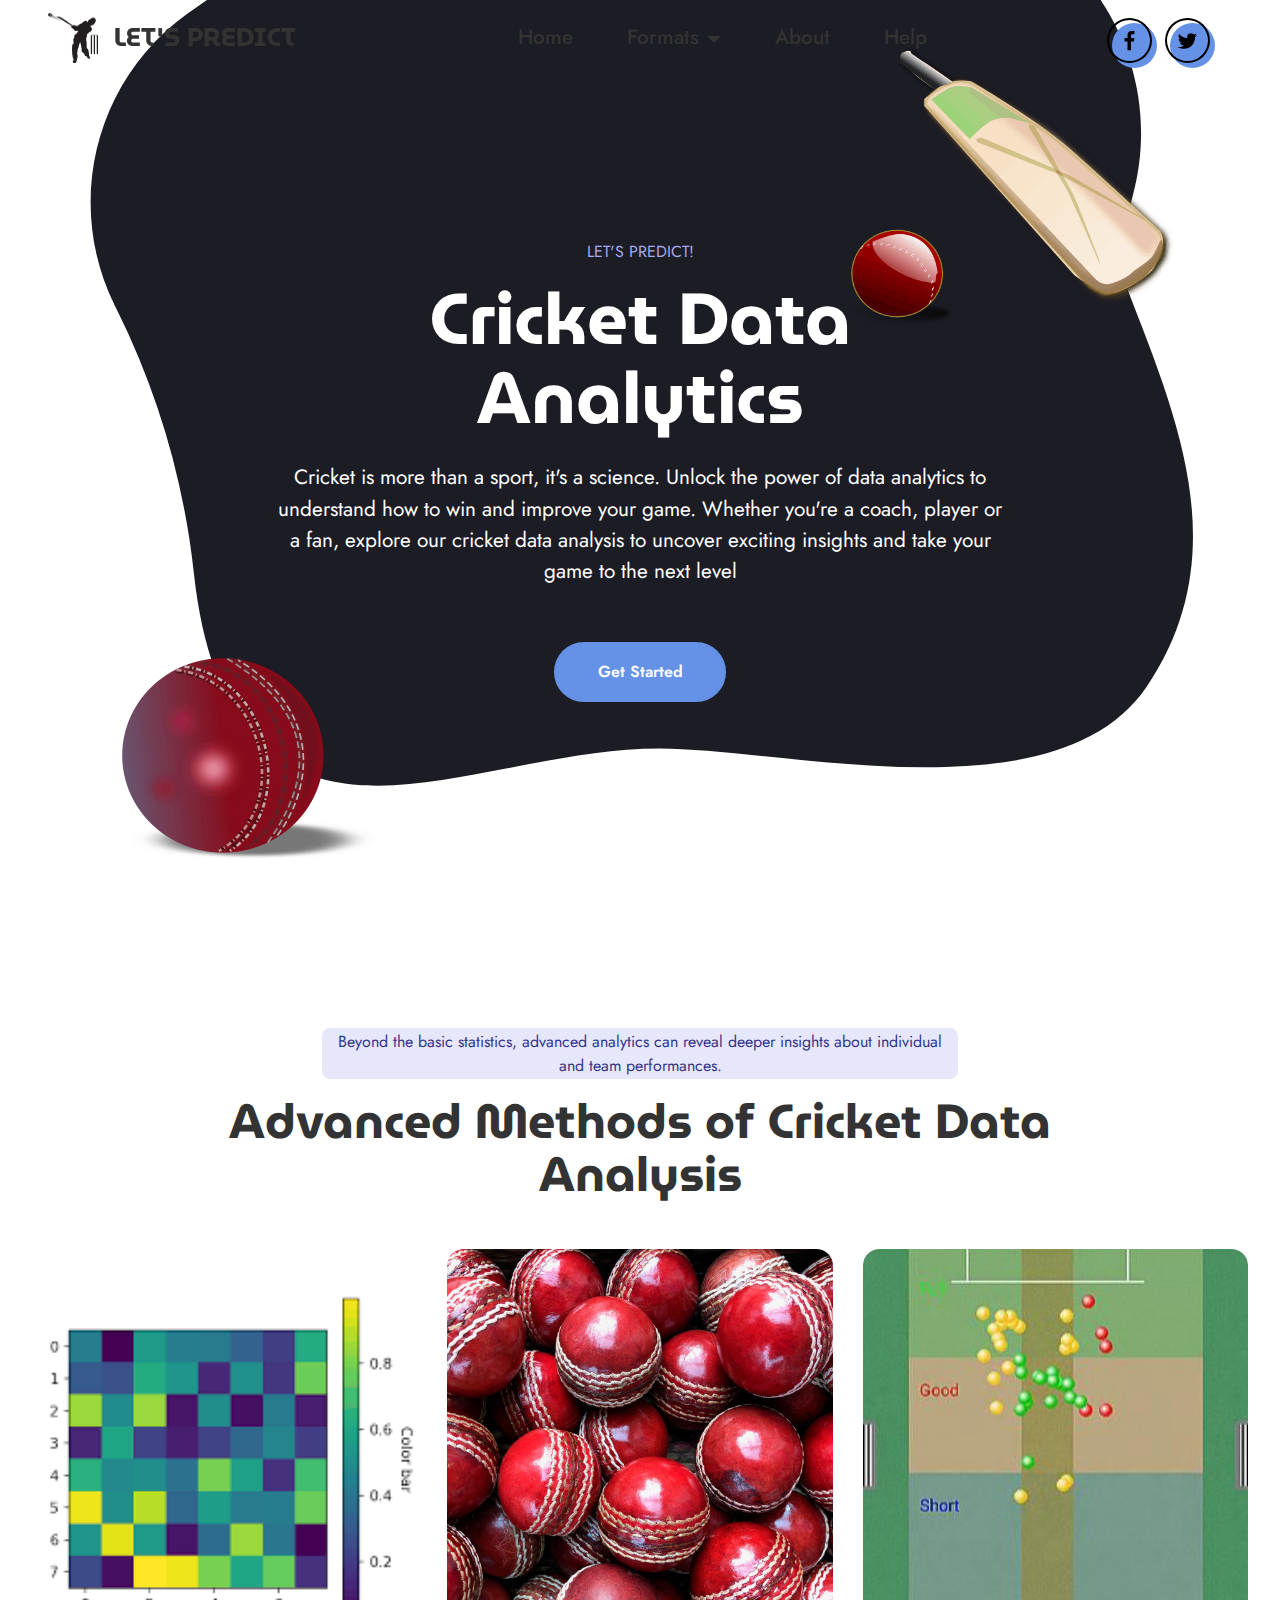
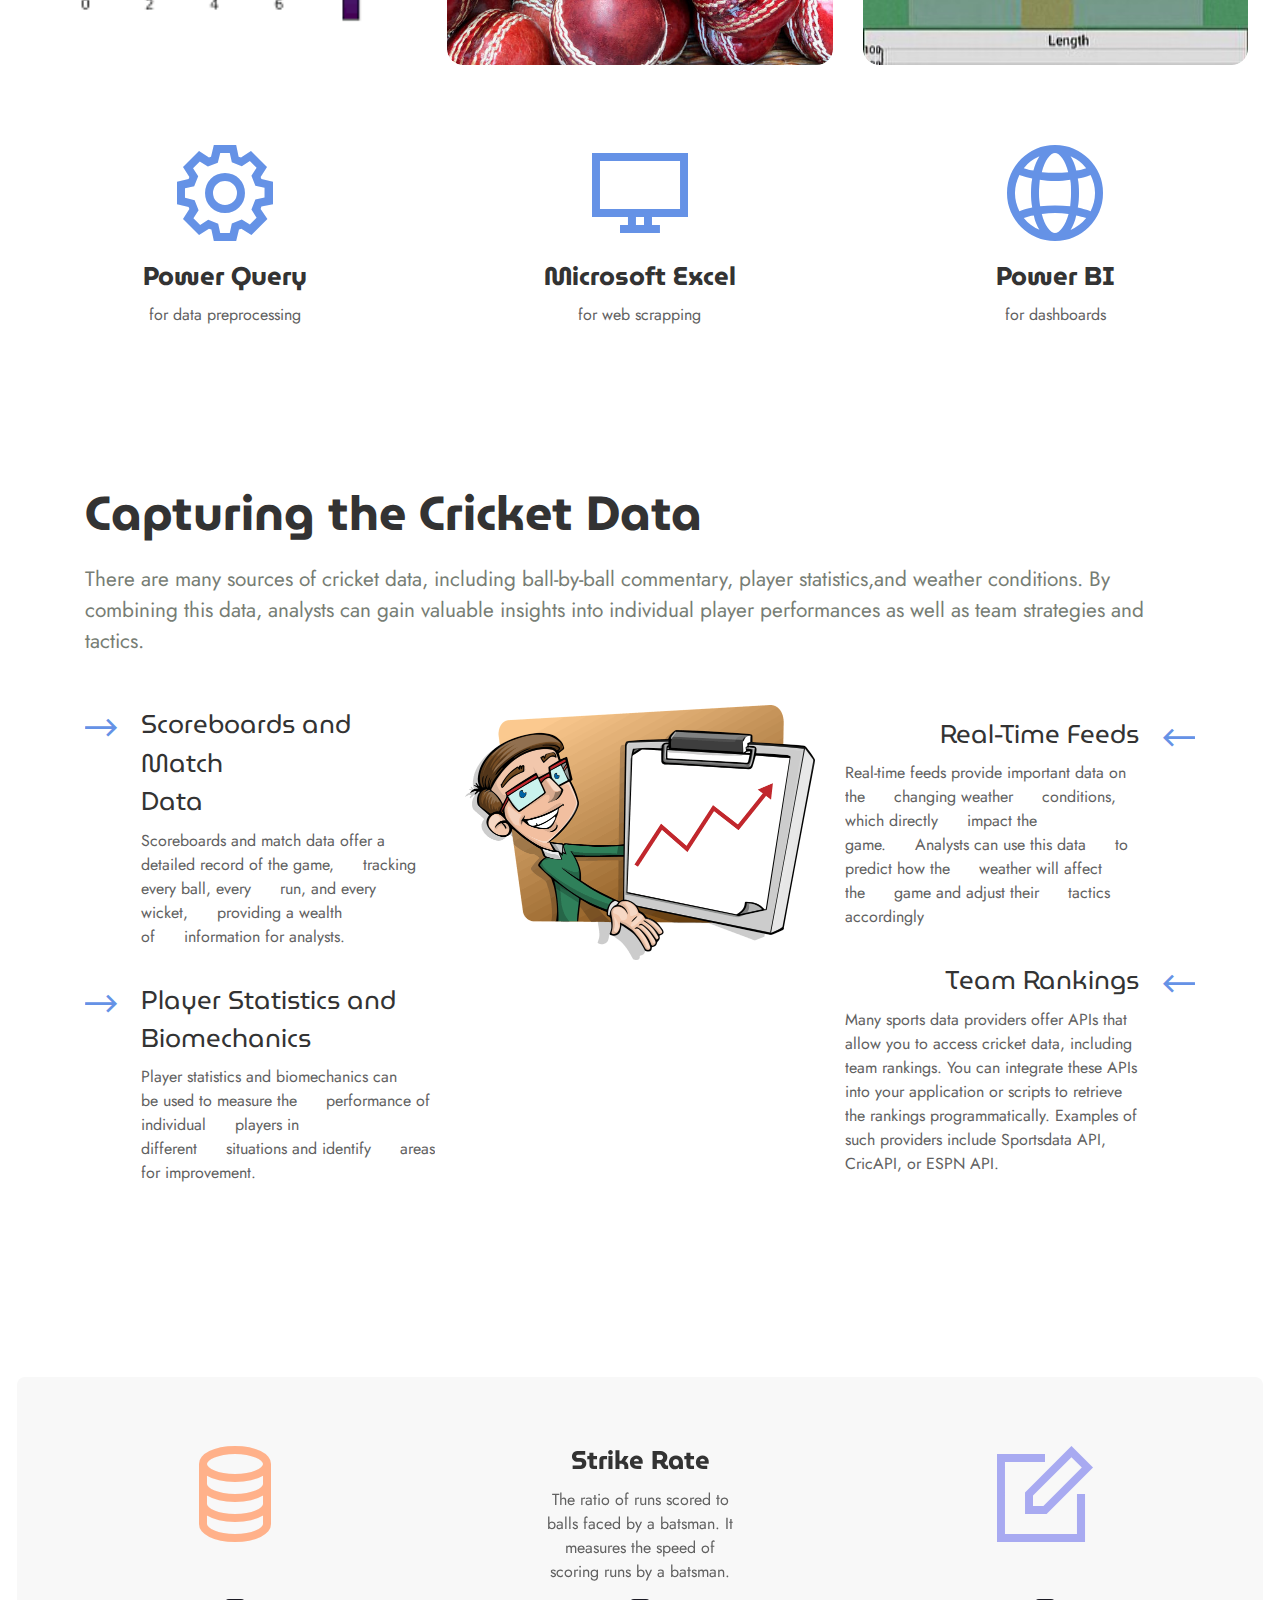
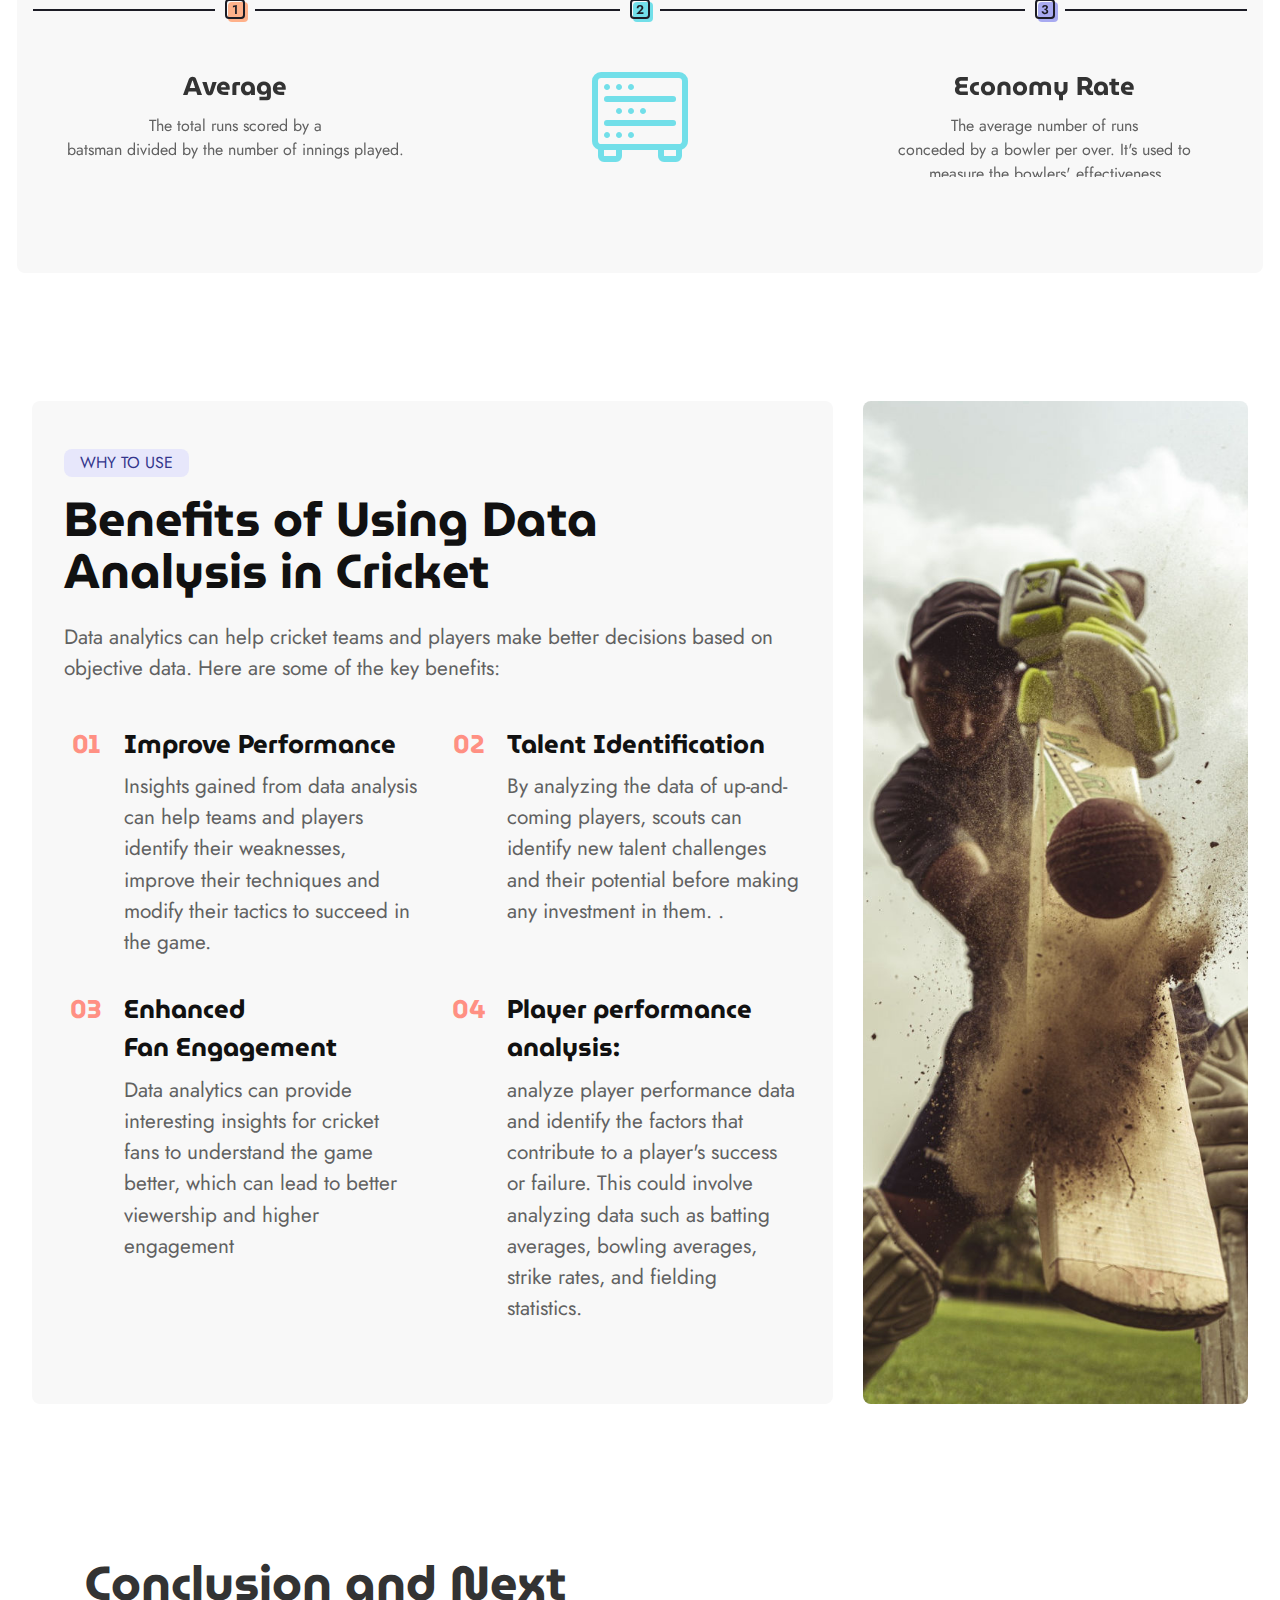
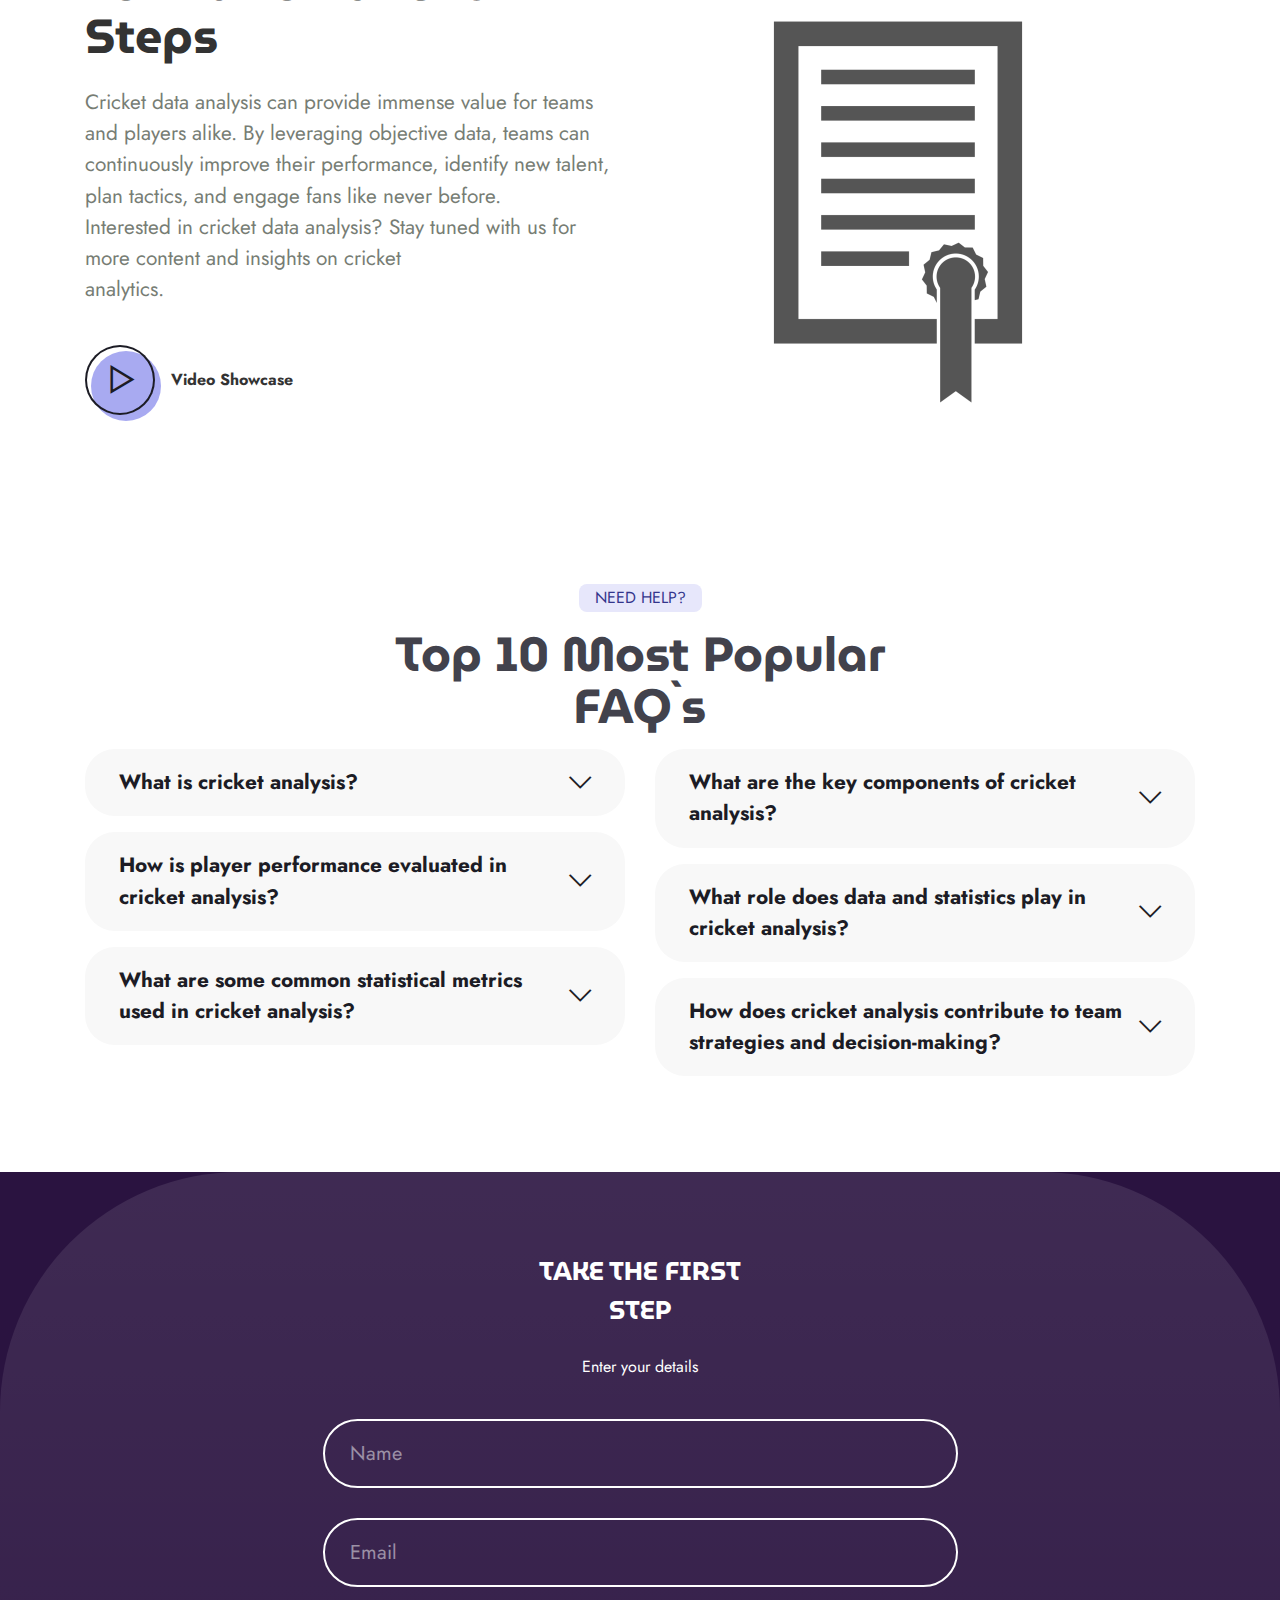
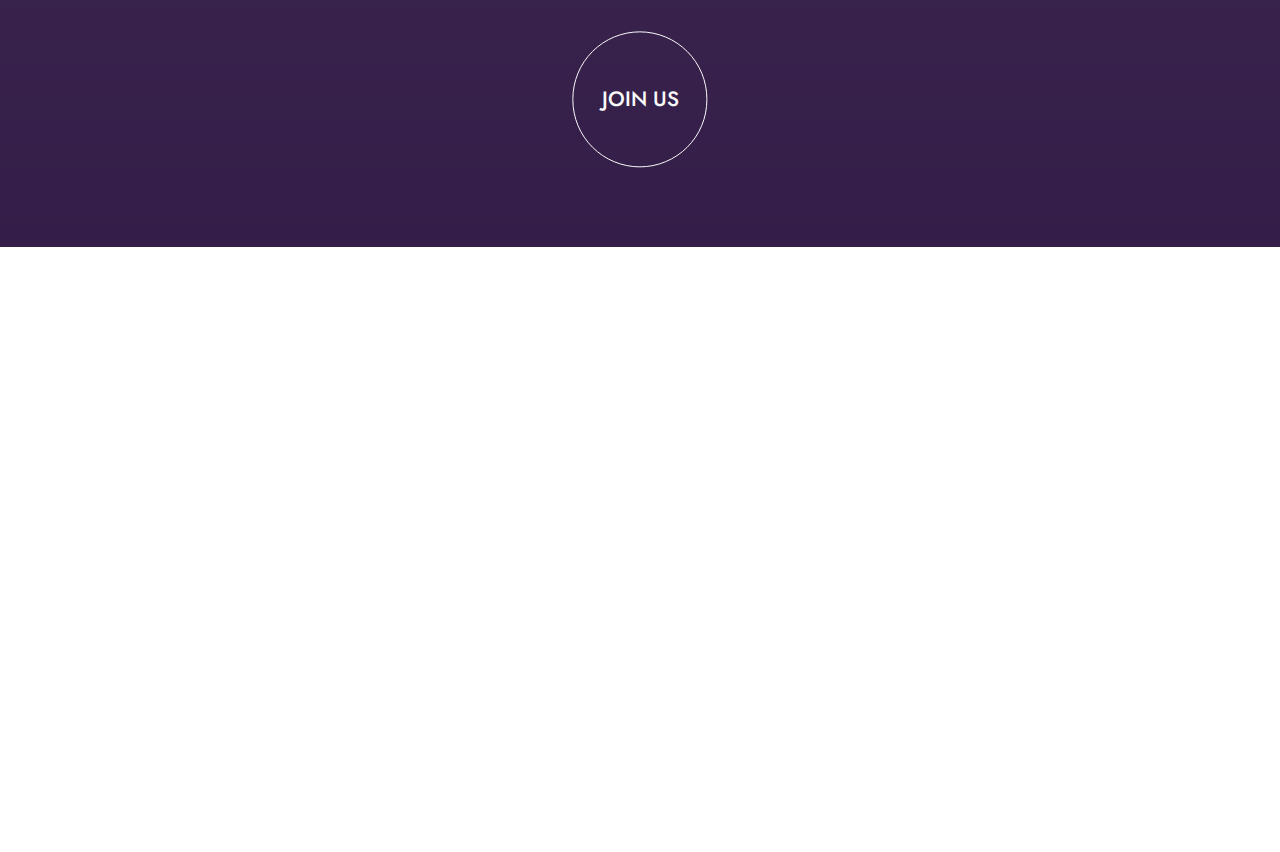
<file: index.html>
<!DOCTYPE html>
<html  >
<head>
  <!-- Site made with Mobirise Website Builder v5.8.4, https://mobirise.com -->
  <meta charset="UTF-8">
  <meta http-equiv="X-UA-Compatible" content="IE=edge">
  <meta name="generator" content="Mobirise v5.8.4, mobirise.com">
  <meta name="viewport" content="width=device-width, initial-scale=1, minimum-scale=1">
  <link rel="shortcut icon" href="assets/images/mbr-100x111.png" type="image/x-icon">
  <meta name="description" content="">
  
  
  <title>Home</title>
  <link rel="stylesheet" href="assets/web/assets/mobirise-icons2/mobirise2.css">
  <link rel="stylesheet" href="assets/web/assets/mobirise-icons-bold/mobirise-icons-bold.css">
  <link rel="stylesheet" href="assets/web/assets/mobirise-icons/mobirise-icons.css">
  <link rel="stylesheet" href="assets/tether/tether.min.css">
  <link rel="stylesheet" href="assets/bootstrap/css/bootstrap.min.css">
  <link rel="stylesheet" href="assets/bootstrap/css/bootstrap-grid.min.css">
  <link rel="stylesheet" href="assets/bootstrap/css/bootstrap-reboot.min.css">
  <link rel="stylesheet" href="assets/formstyler/jquery.formstyler.css">
  <link rel="stylesheet" href="assets/formstyler/jquery.formstyler.theme.css">
  <link rel="stylesheet" href="assets/datepicker/jquery.datetimepicker.min.css">
  <link rel="stylesheet" href="assets/dropdown/css/style.css">
  <link rel="stylesheet" href="assets/socicon/css/styles.css">
  <link rel="stylesheet" href="assets/theme/css/style.css">
  <link rel="preload" href="https://fonts.googleapis.com/css?family=MuseoModerno:100,200,300,400,500,600,700,800,900,100i,200i,300i,400i,500i,600i,700i,800i,900i&display=swap" as="style" onload="this.onload=null;this.rel='stylesheet'">
  <noscript><link rel="stylesheet" href="https://fonts.googleapis.com/css?family=MuseoModerno:100,200,300,400,500,600,700,800,900,100i,200i,300i,400i,500i,600i,700i,800i,900i&display=swap"></noscript>
  <link rel="preload" href="https://fonts.googleapis.com/css?family=Jost:100,200,300,400,500,600,700,800,900,100i,200i,300i,400i,500i,600i,700i,800i,900i&display=swap" as="style" onload="this.onload=null;this.rel='stylesheet'">
  <noscript><link rel="stylesheet" href="https://fonts.googleapis.com/css?family=Jost:100,200,300,400,500,600,700,800,900,100i,200i,300i,400i,500i,600i,700i,800i,900i&display=swap"></noscript>
  <link rel="preload" as="style" href="assets/mobirise/css/mbr-additional.css"><link rel="stylesheet" href="assets/mobirise/css/mbr-additional.css" type="text/css">

  
  
  
</head>
<body>
  
  <section class="menu cid-tGS4zgVa5y" once="menu" id="menu1-1a">
  
  <nav class="navbar navbar-dropdown navbar-fixed-top navbar-expand-lg">
    <div class="container-fluid">
      <div class="navbar-brand">
        <span class="navbar-logo">
          <a href="https://mobirise.com">
            <img src="assets/images/mbr-100x111.png" alt="Mobirise">
          </a>
        </span>
        <span class="navbar-caption-wrap"><a class="navbar-caption text-black display-5" href="https://mobirise.com">LET'S PREDICT</a></span>
      </div>
      <button class="navbar-toggler" type="button" data-toggle="collapse" data-target="#navbarSupportedContent" aria-controls="navbarNavAltMarkup" aria-expanded="false" aria-label="Toggle navigation">
        <div class="hamburger">
          <span></span>
          <span></span>
          <span></span>
          <span></span>
        </div>
      </button>
      <div class="collapse navbar-collapse" id="navbarSupportedContent">
        <ul class="navbar-nav nav-dropdown nav-right" data-app-modern-menu="true"><li class="nav-item"><a class="nav-link link text-black text-primary display-7" href="index.html#header01-0">
              Home</a></li>
          <li class="nav-item dropdown"><a class="nav-link link text-black dropdown-toggle display-7" href="https://mobirise.com" data-toggle="dropdown-submenu" aria-expanded="false">Formats</a>
            <div class="dropdown-menu"><a class="text-black dropdown-item text-primary display-7" href="page1.html#header02-1">ODI</a><a class="text-black dropdown-item text-primary display-7" href="page3.html#header02-k" aria-expanded="false">T20I</a><a class="text-black dropdown-item text-primary display-7" href="page4.html#header02-w" aria-expanded="false">Test match</a></div>
          </li>
          <li class="nav-item"><a class="nav-link link text-black display-7" href="https://mobirise.com">About</a>
          </li>
          <li class="nav-item"><a class="nav-link link text-black text-primary display-7" href="index.html#accordion02-1b">Help</a></li></ul>
        <div class="icons-menu">
          <a class="iconfont-wrapper" href="https://m.facebook.com/178697151159/" target="_blank">
            <span class="icon-bg"></span>
            <span class="p-2 mbr-iconfont socicon-facebook socicon"></span>
          </a>
          <a class="iconfont-wrapper" href="https://twitter.com/bcci?s=11" target="_blank">
            <span class="icon-bg"></span>
            <span class="p-2 mbr-iconfont socicon-twitter socicon"></span>
          </a>
          
          
        </div>
        
      </div>
    </div>
  </nav>

</section>

<section class="header1 cid-s5yZSRfeGK" id="header01-0">
    
    
    <svg version="1.1" xmlns="http://www.w3.org/2000/svg" xmlns:xlink="http://www.w3.org/1999/xlink" preserveAspectRatio="xMidYMid meet" viewBox="0 0 640 640" width="1150" height="1150">
        <defs>
            <path d="M591.7 245.6C618.95 316.15 651.66 392.09 601.95 465.7C552.23 539.31 399.63 500.01 330.83 500.01C253.43 500.01 172.9 542.43 119.05 505.87C93.07 488.24 77.27 453.64 71.67 402.08C66.16 351.48 51.8 302.24 29.22 256.61C19.23 236.4 34.81 267.91 27.68 253.49C-0.29 196.95 16.6 128.48 67.66 91.44C81.89 81.11 94.25 73.3 104.74 68.02C119.44 60.62 145.26 51.64 182.2 41.08C259.86 18.9 340.98 11.46 421.38 19.16C464.03 23.25 442.2 21.16 477.83 24.57C559.97 32.44 615.46 112.1 594.36 191.88C588.01 215.87 587.13 233.78 591.7 245.6Z" id="c1STRLUcV9"></path>
        </defs>
        <g>
            <g>
                <g>
                    <use xlink:href="#c1STRLUcV9" opacity="1" fill="#92d7e4" fill-opacity="1"></use>
                </g>
            </g>
        </g>
    </svg>
    <img class="image1" src="assets/images/mbr-560x468.png" alt="Mobirise">
    <img class="image2" src="assets/images/mbr-560x560.png" alt="Mobirise">
    <div class="container">
        <div class="row justify-content-center">
            <div class="col-12 col-lg-8 align-center">
                <h2 class="mbr-section-subtitle mbr-fonts-style mb-3 display-4">LET'S PREDICT!</h2>
                <h1 class="mbr-section-title mbr-fonts-style mb-4 display-1"><strong>Cricket Data Analytics</strong>
                </h1>
                <p class="mbr-text mbr-fonts-style mb-5 display-7">Cricket is more than a sport, it's a science. Unlock the power of data analytics to understand how to win and improve your game. Whether you're a coach, player or a fan, explore our cricket data analysis to uncover exciting insights and take your game to the next level<br></p>
                <div class="mbr-section-btn mt-3"><a class="btn btn-lg btn-secondary display-4" href="index.html#aform2-17">Get
                        Started</a></div>
            </div>
        </div>
    </div>
</section>

<section class="features6 cid-s5z0evULgQ" id="features06-3">

    

    
    <div class="container-fluid">
        <div class="row">
            <div class="col-12 pb-4">
                <div class="align-wrapper align-center">
                    <h5 class="main-sub-title mbr-fonts-style mb-3 display-4">Beyond the basic statistics, advanced analytics can reveal deeper insights about individual
<br>and team performances.<br></h5>
                </div>
                <h4 class="mbr-section-title mbr-fonts-style align-center mb-4 display-2"><strong>Advanced Methods of Cricket Data
</strong><div><strong>Analysis</strong></div></h4>

            </div>
            <div class="col-12 col-md-6 md-pb col-lg-4">
                <div class="card">
                    <div class="card-wrapper">
                        <div class="img-wrapper">
                            <img src="assets/images/download-2-225x225.png" alt="Mobirise">
                        </div>
                        <div class="card-box align-center">
                            <h4 class="card-title mbr-fonts-style align-center mb-2 display-7"><strong>Heat Maps</strong></h4>
                            <p class="mbr-text mbr-semibold mbr-fonts-style mb-4 display-4">&nbsp;heatmaps can help visualize the scoring patterns of a batsman.&nbsp;Determine the weakness of a batsman accordingly.<br>weaknesses of a batsman and
<br>plan accordingly<br></p>
                        </div>
                    </div>
                </div>
            </div>
            <div class="col-12 col-md-6 md-pb col-lg-4">
                <div class="card">
                    <div class="card-wrapper">
                        <div class="img-wrapper">
                            <img src="assets/images/cricket-balls-2022-11-14-02-09-51-utc-886x665.jpg" alt="Mobirise">
                        </div>
                        <div class="card-box align-center">
                            <h4 class="card-title mbr-fonts-style align-center mb-2 display-7"><strong>Bowling Analysis</strong></h4>
                            <p class="mbr-text mbr-semibold mbr-fonts-style mb-4 display-4">Bowling analysis can help determine the weaknesses of a batsman, identify types of balls that lead to wicket<br><br></p>
                        </div>
                    </div>
                </div>
            </div>
            <div class="col-12 col-md-6 md-pb col-lg-4">
                <div class="card">
                    <div class="card-wrapper">
                        <div class="img-wrapper">
                            <img src="assets/images/app2.jpg-304x507.jpeg" alt="Mobirise">
                        </div>
                        <div class="card-box align-center">
                            <h4 class="card-title mbr-fonts-style align-center mb-2 display-7"><strong>Pitch Mapping</strong></h4>
                            <p class="mbr-text mbr-semibold mbr-fonts-style mb-4 display-4">Pitch mapping can provide insights into how the pitch is behaving, which is useful for planning a team's tactics.<br></p>
                        </div>
                    </div>
                </div>
            </div>
            
        </div>
    </div>
</section>

<section class="features1 cid-s5z3G3tRUQ" id="features01-b">
    
    
    <div class="container-fluid">
        <div class="row justify-content-center">
            <div class="card col-12 col-md-6 md-pb col-lg-4">
                <div class="card-wrapper">
                    <span class="mbr-iconfont mobi-mbri-setting mobi-mbri"></span>
                    <div class="card-box">
                        <h4 class="card-title mbr-fonts-style mb-2 display-5"><strong>Power Query</strong></h4>
                        <h5 class="card-text mbr-fonts-style display-4">for data preprocessing</h5>
                    </div>
                </div>
            </div>
            <div class="card col-12 col-md-6 md-pb col-lg-4">
                <div class="card-wrapper">
                    <span class="mbr-iconfont mobi-mbri-desktop mobi-mbri"></span>
                    <div class="card-box">
                        <h4 class="card-title mbr-fonts-style mb-2 display-5"><strong>Microsoft Excel</strong></h4>
                        <h5 class="card-text mbr-fonts-style display-4">for web scrapping</h5>
                    </div>
                </div>
            </div>
            <div class="card col-12 col-md-6 md-pb col-lg-4">
                <div class="card-wrapper">
                    <span class="mbr-iconfont mobi-mbri-globe-2 mobi-mbri"></span>
                    <div class="card-box">
                        <h4 class="card-title mbr-fonts-style mb-2 display-5"><strong>Power BI</strong></h4>
                        <h5 class="card-text mbr-fonts-style display-4">for dashboards</h5>
                    </div>

                </div>
            </div>
            
        </div>
    </div>
</section>

<section class="content1 cid-s5z6udHHZP" id="content01-f">
    
    <div class="container">
        <div class="row justify-content-center">
            <div class="col-12 col-md-12">
                
                <h4 class="mbr-section-subtitle mbr-fonts-style mb-4 display-2"><strong>Capturing the Cricket Data</strong></h4>
                <p class="mbr-text mbr-fonts-style display-7">There are many sources of cricket data, including ball-by-ball commentary, player statistics,and weather conditions. By combining this data, analysts can gain valuable insights into individual player performances as well as team strategies and tactics.&nbsp;</p>
            </div>
        </div>
    </div>
</section>

<section class="features2 cid-s5z3CZ8bdU" id="features02-a">
    
    
    <div class="container">
        <div class="row justify-content-center">
            <div class="col-lg-4 col-md-7 col1 align-left my-auto">
                <div class="row justify-content-center">
                    <div class="card col-12 col-md-12 col-lg-12 md-pb">
                        <div class="card-wrapper">
                            <span class="mbr-iconfont mobi-mbri-right mobi-mbri"></span>
                            <div class="card-box">
                                <h4 class="card-title mbr-fonts-style mb-2 display-5">Scoreboards and Match
<div>Data</div></h4>
                                <h5 class="card-text mbr-fonts-style display-4">Scoreboards and match data offer a detailed&nbsp;<span style="font-size: calc(1rem + 0 * ((100vw - 20rem) / 28)); background-color: transparent;">record of the game,&nbsp;</span><span style="font-size: calc(1rem + 0 * ((100vw - 20rem) / 28)); background-color: transparent;">tracking every ball, every&nbsp;</span><span style="font-size: calc(1rem + 0 * ((100vw - 20rem) / 28)); background-color: transparent;">run, and every wicket,&nbsp;</span><span style="font-size: calc(1rem + 0 * ((100vw - 20rem) / 28)); background-color: transparent;">providing a wealth of&nbsp;</span><span style="font-size: calc(1rem + 0 * ((100vw - 20rem) / 28)); background-color: transparent;">information for analysts.</span></h5>
                            </div>
                        </div>
                    </div>
                    <div class="card col-12 col-md-12 col-lg-12 md-pb">
                        <div class="card-wrapper">
                            <span class="mbr-iconfont mobi-mbri-right mobi-mbri"></span>
                            <div class="card-box">
                                <h4 class="card-title mbr-fonts-style mb-2 display-5">Player Statistics and
<div>Biomechanics</div></h4>
                                <h5 class="card-text mbr-fonts-style display-4">Player statistics and biomechanics can be&nbsp;<span style="font-size: calc(1rem + 0 * ((100vw - 20rem) / 28)); background-color: transparent;">used to measure the&nbsp;</span><span style="font-size: calc(1rem + 0 * ((100vw - 20rem) / 28)); background-color: transparent;">performance of individual&nbsp;</span><span style="font-size: calc(1rem + 0 * ((100vw - 20rem) / 28)); background-color: transparent;">players in different&nbsp;</span><span style="font-size: calc(1rem + 0 * ((100vw - 20rem) / 28)); background-color: transparent;">situations and identify&nbsp;</span><span style="font-size: calc(1rem + 0 * ((100vw - 20rem) / 28)); background-color: transparent;">areas for improvement.</span></h5>
                            </div>
                        </div>
                    </div>
                    
                </div>
            </div>
            <div class="col-lg-4 col-md-7 md-pb">
                <img src="assets/images/mbr-700x509.png" alt="Mobirise">
            </div>
            <div class="col-lg-4 col-md-7 col2 align-right my-auto">
                <div class="row justify-content-center">
                    <div class="card col-12 col-md-12 col-lg-12 md-pb">
                        <div class="card-wrapper">

                            <div class="card-box">
                                <h4 class="card-title mbr-fonts-style mb-2 display-5">Real-Time Feeds</h4>
                                <h5 class="card-text mbr-fonts-style display-4">Real-time feeds provide important data on the&nbsp;<span style="font-size: calc(1rem + 0 * ((100vw - 20rem) / 28)); background-color: transparent;">changing weather&nbsp;</span><span style="font-size: calc(1rem + 0 * ((100vw - 20rem) / 28)); background-color: transparent;">conditions, which directly&nbsp;</span><span style="font-size: calc(1rem + 0 * ((100vw - 20rem) / 28)); background-color: transparent;">impact the game.&nbsp;</span><span style="font-size: calc(1rem + 0 * ((100vw - 20rem) / 28)); background-color: transparent;">Analysts can use this data&nbsp;</span><span style="font-size: calc(1rem + 0 * ((100vw - 20rem) / 28)); background-color: transparent;">to predict how the&nbsp;</span><span style="font-size: calc(1rem + 0 * ((100vw - 20rem) / 28)); background-color: transparent;">weather will affect the&nbsp;</span><span style="font-size: calc(1rem + 0 * ((100vw - 20rem) / 28)); background-color: transparent;">game and adjust their&nbsp;</span><span style="font-size: calc(1rem + 0 * ((100vw - 20rem) / 28)); background-color: transparent;">tactics accordingly</span></h5>
                            </div>
                            <span class="mbr-iconfont mobi-mbri-left mobi-mbri"></span>
                        </div>
                    </div>
                    <div class="card col-12 col-md-12 col-lg-12 md-pb">
                        <div class="card-wrapper">
                            <div class="card-box">
                                <h4 class="card-title mbr-fonts-style mb-2 display-5">Team Rankings</h4>
                                <h5 class="card-text mbr-fonts-style display-4">Many sports data providers offer APIs that allow you to access cricket data, including team rankings. You can integrate these APIs into your application or scripts to retrieve the rankings programmatically. Examples of such providers include Sportsdata API, CricAPI, or ESPN API.</h5>
                            </div>
                            <span class="mbr-iconfont mobi-mbri-left mobi-mbri"></span>
                        </div>
                    </div>
                    
                </div>
            </div>
        </div>
    </div>
</section>

<section class="features8 cid-s5z0defyRI" id="features08-2">
    
    
    <div class="container-fluid">
        <div class="row justify-content-center align-center">
            <div class="wrapper">
                <div class="card col-12 col-md-6 md-pb col-lg-4">
                    <div class="card-wrapper">
                        <div class="icon-wrapper">
                            <span class="mbr-iconfont icon1 mobi-mbri-database mobi-mbri"></span>
                        </div>
                        <div class="number-wrapper">
                            <span class="icon-bg number1"></span>
                            <a class="iconfont-wrapper">
                                <span class="number mbr-fonts-style display-4">1</span>
                            </a>
                        </div>
                        <div class="card-box">
                            <h4 class="card-title mbr-fonts-style mb-2 display-5"><strong>Average</strong></h4>
                            <h5 class="card-text mbr-fonts-style display-4">The total runs scored by a<br> batsman divided by the&nbsp;<span style="font-size: 1rem; background-color: transparent;">number of innings played.</span></h5>
                        </div>
                    </div>
                </div>
                <div class="card col-12 col-md-6 md-pb col-lg-4">
                    <div class="card-wrapper order">
                        <div class="icon-wrapper">
                            <span class="mbr-iconfont icon2 mbrib-database"></span>
                        </div>
                        <div class="number-wrapper">
                            <span class="icon-bg number2"></span>
                            <a class="iconfont-wrapper">
                                <span class="number mbr-fonts-style display-4">2</span>
                            </a>
                        </div>
                        <div class="card-box">
                            <h4 class="card-title mbr-fonts-style mb-2 display-5"><strong>Strike Rate</strong></h4>
                            <h5 class="card-text mbr-fonts-style display-4">The ratio of runs scored to
<div>balls faced by a batsman. It
</div><div>measures the speed of
</div><div>scoring runs by a batsman.</div></h5>
                        </div>
                    </div>
                </div>

                <div class="card col-12 col-md-6 md-pb col-lg-4">
                    <div class="card-wrapper">
                        <div class="icon-wrapper">
                            <span class="mbr-iconfont icon3 mobi-mbri-edit mobi-mbri"></span>
                        </div>
                        <div class="number-wrapper">
                            <span class="icon-bg number3"></span>
                            <a class="iconfont-wrapper">
                                <span class="number mbr-fonts-style display-4">3</span>
                            </a>
                        </div>
                        <div class="card-box">
                            <h4 class="card-title mbr-fonts-style mb-2 display-5"><strong>Economy Rate</strong></h4>
                            <h5 class="card-text mbr-fonts-style display-4">The average number of runs
<div>conceded by a bowler per&nbsp;<span style="font-size: 1rem; background-color: transparent;">over. It's used to measure&nbsp;</span><span style="font-size: 1rem; background-color: transparent;">the bowlers' effectiveness</span></div><div>containing the opposition's
</div><div>runs.</div></h5>
                        </div>
                    </div>
                </div>
                

                
            </div>
        </div>
    </div>
</section>

<section class="features4 cid-tGNveb3AYX" id="features04-0">
    
    
    <div class="container-fluid">
        <div class="row justify-content-center">


            <div class="col-lg-8 col-md-12 align-left md-pb">
                <div class="wrapper">
                    <div class="row p0 mbr-black align-left">
                        <div class="col-lg-12">
                            <div class="align-wrapper align-left">
                                <h5 class="main-sub-title mbr-fonts-style mb-3 display-4">WHY TO USE</h5>
                            </div>
                            <h3 class="main-title align-left mbr-fonts-style pb-3 display-2"><strong>Benefits of Using Data Analysis in Cricket</strong></h3>
                            <p class="main-text align-left mbr-fonts-style pb-4 display-7">Data analytics can help cricket teams and players make better decisions based on objective data. Here are some of the key benefits:</p>
                        </div>
                        <div class="card col-12 col-md-12 col-lg-6 md-pb">
                            <div class="card-wrapper">
                                <h4 class="card-number mbr-fonts-style mb-2 display-5"><strong>01</strong></h4>
                                <div class="card-box">
                                    <h4 class="card-title mbr-fonts-style mb-2 display-5"><strong>Improve&nbsp;</strong><strong>Performance</strong></h4>
                                    <p class="card-text mbr-fonts-style display-7">Insights gained from data analysis can help teams and players identify their weaknesses, improve their techniques and modify their tactics to succeed in the game.&nbsp;</p>
                                </div>
                            </div>
                        </div>
                        <div class="card col-12 col-md-12 col-lg-6 md-pb">
                            <div class="card-wrapper">
                                <h4 class="card-number mbr-fonts-style mb-2 display-5"><strong>02</strong></h4>
                                <div class="card-box">
                                    <h4 class="card-title mbr-fonts-style mb-2 display-5"><strong>Talent Identification</strong></h4>
                                    <p class="card-text mbr-fonts-style display-7">By analyzing the data of up-and-coming players, scouts can identify new talent challenges and their potential before making any investment in them. .</p>
                                </div>
                            </div>
                        </div>
                        <div class="card col-12 col-md-12 col-lg-6 md-pb">
                            <div class="card-wrapper">
                                <h4 class="card-number mbr-fonts-style mb-2 display-5"><strong>03</strong></h4>
                                <div class="card-box">
                                    <h4 class="card-title mbr-fonts-style mb-2 display-5"><strong>Enhanced Fan&nbsp;</strong><strong>Engagement</strong></h4>
                                    <p class="card-text mbr-fonts-style display-7">Data analytics can provide interesting insights for cricket fans to understand the game better, which can lead to better viewership and higher engagement</p>
                                </div>
                            </div>
                        </div>
                        <div class="card col-12 col-md-12 col-lg-6 md-pb">
                            <div class="card-wrapper">
                                <h4 class="card-number mbr-fonts-style mb-2 display-5"><strong>04</strong></h4>
                                <div class="card-box">
                                    <h4 class="card-title mbr-fonts-style mb-2 display-5"><strong>Player performance analysis:</strong></h4>
                                    <p class="card-text mbr-fonts-style display-7">analyze player performance data
<br>and identify the factors that contribute to a player's success or failure. This could involve analyzing data such as batting averages, bowling averages, strike rates, and fielding
<br>statistics.</p>
                                </div>
                            </div>
                        </div>
                    </div>
                </div>
            </div>
            <div class="col-lg-4 col-md-12 ">
                <img src="assets/images/mbr-886x1329.jpg" alt="Mobirise" title="">
            </div>
        </div>
    </div>
</section>

<section class="video1 cid-s5z6UJ7HON" id="video01-h">
    

    
    <div class="container">
        <div class="row">
            <div class="col-lg-6 col-md-12 md-pb">
                <img src="assets/images/mbr-972x972.png" alt="Mobirise" title="">
            </div>
            <div class="col-lg-6 col-md-12  my-auto">
                <div class="align-wrapper align-left">
                    
                </div>
                <h2 class="main-title align-left mbr-fonts-style pb-3 display-2"><strong>Conclusion and Next Steps</strong></h2>
                <p class="main-text align-left mbr-fonts-style pb-4 display-7">Cricket data analysis can provide immense value for teams and players alike. By leveraging objective data, teams can continuously improve their performance, identify new talent, plan tactics, and engage fans like never before.
<br>Interested in cricket data analysis? Stay tuned with us for more content and insights on cricket
<br>analytics.</p>

                <div class="link-align-wrapper align-left">
                    <div class="inline-wrapper">
                        <div class="link-text-wrapper mbr-flex">
                            <div class="link-wrapper">
                                <span class="icon-bg icon1"></span>
                                <a class="iconfont-wrapper mbr-media show-modal" data-toggle="modal" data-target=".w1" href="#">
                                    <span class="p-2 mbr-iconfont mobi-mbri-play mobi-mbri"></span>
                                </a>



                            </div>
                            <p class="link align-left mbr-fonts-style display-4"><strong>Video Showcase&nbsp;</strong><br></p>
                        </div>
                    </div>
                </div>
            </div>
        </div>

        <div class="modalWindow w1" style="display: none;">
            <div class="modalWindow-container">
                <div class="modalWindow-video-container">
                    <div class="modalWindow-video">
                        <iframe width="100%" height="100%" frameborder="0" allowfullscreen="1" data-src="https://www.youtube.com/watch?v=J21qu_vspfg"></iframe>
                    </div>
                    <a class="close" role="button" data-dismiss="modal">
                        <span aria-hidden="true" class="mbri-close mbr-iconfont closeModal"></span>
                        <span class="sr-only">Close</span>
                    </a>
                </div>
            </div>
        </div>





    </div>
</section>

<section class="accordion2 cid-tGS9kgCAYW" id="accordion02-1b">

    

    
    <div class="container">
        <div class="row justify-content-center">

            <div class="col-md-10 col-lg-7 col-12">
                <div class="align-wrapper align-center">
                    <h5 class="main-sub-title mbr-fonts-style mb-3 display-4">NEED HELP?</h5>
                </div>

                <h4 class="mbr-section-title mbr-fonts-style align-center mb-3 display-2"><strong>Top 10 Most Popular FAQ`s</strong>
                </h4>

                
            </div>
        </div>

        <div class="row">
            <div class="col-lg-6 col-md-12">
                <div id="bootstrap-accordion_52" class="panel-group accordionStyles accordion" role="tablist" aria-multiselectable="true">
                    <div class="card mb-3">
                        <div class="header-wrapper">
                            <div class="hover-bg"></div>
                            <div class="card-header" role="tab" id="headingOne">

                                <a role="button" class="panel-title collapsed" data-toggle="collapse" data-core="" href="#collapse1_52" aria-expanded="false" aria-controls="collapse1">
                                    <h6 class="panel-title-edit mbr-fonts-style mb-0 display-7"><strong>What is cricket analysis?</strong></h6>
                                    <span class="sign mbr-iconfont mbri-arrow-down inactive"></span>
                                </a>
                            </div>
                        </div>
                        <div id="collapse1_52" class="panel-collapse noScroll collapse" role="tabpanel" aria-labelledby="headingOne" data-parent="#bootstrap-accordion_52">
                            <div class="panel-body">
                                <p class="mbr-fonts-style panel-text display-7">Cricket analysis refers to the process of evaluating and interpreting various aspects of a cricket match, including player performances, team strategies, match conditions, and statistical data, to gain insights and make informed assessments.&nbsp;<br></p>
                            </div>
                        </div>
                    </div>
                    <div class="card mb-3">
                        <div class="header-wrapper">
                            <div class="hover-bg"></div>
                            <div class="card-header" role="tab" id="headingOne">
                                <a role="button" class="panel-title collapsed" data-toggle="collapse" data-core="" href="#collapse2_52" aria-expanded="false" aria-controls="collapse2">
                                    <h6 class="panel-title-edit mbr-fonts-style mb-0 display-7"><strong>How is player performance evaluated in cricket analysis?</strong></h6>
                                    <span class="sign mbr-iconfont mbri-arrow-down inactive"></span>
                                </a>
                            </div>
                        </div>
                        <div id="collapse2_52" class="panel-collapse noScroll collapse" role="tabpanel" aria-labelledby="headingOne" data-parent="#bootstrap-accordion_52">
                            <div class="panel-body">
                                <p class="mbr-fonts-style panel-text display-7">
                                    Player performance in cricket analysis is evaluated by analyzing individual batting and bowling statistics such as runs scored, strike rate, average, wickets taken, economy rate, bowling variations, and fielding contributions.</p>
                            </div>
                        </div>
                    </div>
                    <div class="card mb-3">
                        <div class="header-wrapper">
                            <div class="hover-bg"></div>
                            <div class="card-header" role="tab" id="headingOne">
                                <a role="button" class="panel-title collapsed" data-toggle="collapse" data-core="" href="#collapse3_52" aria-expanded="false" aria-controls="collapse3">
                                    <h6 class="panel-title-edit mbr-fonts-style mb-0 display-7"><strong>What are some common statistical metrics used in cricket analysis?</strong></h6>
                                    <span class="sign mbr-iconfont mbri-arrow-down inactive"></span>
                                </a>
                            </div>
                        </div>
                        <div id="collapse3_52" class="panel-collapse noScroll collapse" role="tabpanel" aria-labelledby="headingOne" data-parent="#bootstrap-accordion_52">
                            <div class="panel-body">
                                <p class="mbr-fonts-style panel-text display-7">Common statistical metrics used in cricket analysis include batting averages, bowling averages, strike rates, economy rates, dot ball percentages, boundary percentages, and partnership records, among others.&nbsp;<br></p>
                            </div>
                        </div>
                    </div>
                    
                    
                    
                </div>
            </div>


            <div class="col-lg-6 col-md-12">
                <div id="bootstrap-accordion_52" class="panel-group accordionStyles accordion" role="tablist" aria-multiselectable="true">
                    <div class="card mb-3">
                        <div class="header-wrapper">
                            <div class="hover-bg"></div>
                            <div class="card-header" role="tab" id="headingOne1">

                                <a role="button" class="panel-title collapsed" data-toggle="collapse" data-core="" href="#collapse7_52" aria-expanded="false" aria-controls="collapse7">
                                    <h6 class="panel-title-edit mbr-fonts-style mb-0 display-7"><strong>What are the key components of cricket analysis?</strong></h6>
                                    <span class="sign mbr-iconfont mbri-arrow-down inactive"></span>
                                </a>
                            </div>
                        </div>
                        <div id="collapse7_52" class="panel-collapse noScroll collapse" role="tabpanel" aria-labelledby="headingOne1" data-parent="#bootstrap-accordion_52">
                            <div class="panel-body">
                                <p class="mbr-fonts-style panel-text display-7">
                                    The key components of cricket analysis include assessing batting and bowling performances, analyzing fielding and strategic decisions, studying match conditions and pitch behavior, and using statistical data to draw conclusions and make predictions.</p>
                            </div>
                        </div>
                    </div>
                    <div class="card mb-3">
                        <div class="header-wrapper">
                            <div class="hover-bg"></div>
                            <div class="card-header" role="tab" id="headingOne1">
                                <a role="button" class="panel-title collapsed" data-toggle="collapse" data-core="" href="#collapse8_52" aria-expanded="false" aria-controls="collapse8">
                                    <h6 class="panel-title-edit mbr-fonts-style mb-0 display-7"><strong>What role does data and statistics play in cricket analysis?</strong></h6>
                                    <span class="sign mbr-iconfont mbri-arrow-down inactive"></span>
                                </a>
                            </div>
                        </div>
                        <div id="collapse8_52" class="panel-collapse noScroll collapse" role="tabpanel" aria-labelledby="headingOne1" data-parent="#bootstrap-accordion_52">
                            <div class="panel-body">
                                <p class="mbr-fonts-style panel-text display-7">
                                    Data and statistics play a crucial role in cricket analysis as they provide objective insights into player and team performances, historical trends, batting and bowling averages, scoring rates, and other relevant metrics that aid in assessing and predicting outcomes.</p>
                            </div>
                        </div>
                    </div>
                    <div class="card mb-3">
                        <div class="header-wrapper">
                            <div class="hover-bg"></div>
                            <div class="card-header" role="tab" id="headingOne1">
                                <a role="button" class="panel-title collapsed" data-toggle="collapse" data-core="" href="#collapse9_52" aria-expanded="false" aria-controls="collapse9">
                                    <h6 class="panel-title-edit mbr-fonts-style mb-0 display-7"><strong>How does cricket analysis contribute to team strategies and decision-making?</strong></h6>
                                    <span class="sign mbr-iconfont mbri-arrow-down inactive"></span>
                                </a>
                            </div>
                        </div>
                        <div id="collapse9_52" class="panel-collapse noScroll collapse" role="tabpanel" aria-labelledby="headingOne1" data-parent="#bootstrap-accordion_52">
                            <div class="panel-body">
                                <p class="mbr-fonts-style panel-text display-7">
                                    Cricket analysis helps teams in developing and adjusting their strategies by providing insights into opposition strengths and weaknesses, match conditions, player form, and historical data. It assists in making informed decisions regarding team selection, batting order, bowling changes, field placements, and overall game plans.</p>
                            </div>
                        </div>
                    </div>
                    
                    
                    
                </div>
            </div>


        </div>
    </div>
</section>

<section class="form2 stepm5 cid-tGO3gngMrC" id="aform2-17">

    

    
    

    <div class="container">
        <div class="row justify-content-center">
            <div class="col-12 col-lg-7 col-text">
                <div class="mbr-section-head">
                    <h2 class="mbr-section-title mbr-fonts-style align-center display-5">
                        <strong>TAKE THE FIRST<br> STEP</strong></h2>
                    <p class="mbr-section-subtitle mbr-fonts-style align-center mb-0 display-4">Enter your details</p>
                </div>
                <div class="form-wrap">
                    <div class="mbr-form" data-form-type="formoid">
                        <form action="https://mobirise.eu/" method="POST" class="mbr-form form-with-styler mx-auto" data-form-title="Form Name"><input type="hidden" name="email" data-form-email="true" value="CLJtMXml+Dhbni/lN0kr0FVVKmdlo1SZIZNjhh2rrPaoCaEH7wyTHrU3o5/NoQNXcBUjex/UJ3DlUQR0oox3Hu7CDb6CV1mVlC45H/fxEUmdRfxHchRxWDxPfX/PG9N4.NVszMI9JgC05WLwdhPfHBHy1i+ZOfHZhgRO7EnxWJMMn9LqXxGrprdxJw9mSXja9h8ns6qrQ5hJYrLyHQp8iR5/0ll4XNBhbkNgd6rfrqmAVQee9r10LI25jiCVB/A1w">
                            <div class="row">
                                <div hidden="hidden" data-form-alert="" class="alert alert-success col-12">Thanks for filling out the form!</div>
                                <div hidden="hidden" data-form-alert-danger="" class="alert alert-danger col-12">
                                    Oops...! some problem!
                                </div>
                            </div>
                            <div class="dragArea row">
                                <div class="col-lg-12 col-md-12 col-sm-12 form-group" data-for="name">
                                    <input type="text" name="name" placeholder="Name" data-form-field="name" class="form-control display-7" required="required" value="" id="name-aform2-17">
                                </div>
                                <div class="col-lg-12 col-md-12 col-sm-12 form-group mb-3" data-for="email">
                                    <input type="email" name="email" placeholder="Email" data-form-field="email" class="form-control display-7" required="required" value="" id="email-aform2-17">
                                </div>
                                <div class="mbr-section-btn"><button type="submit" class="btn btn-white-outline display-7">JOIN US</button></div>
                            </div>
                        </form>
                    </div>
                </div>
            </div>
        </div>
    </div>
</section>


<script src="assets/web/assets/jquery/jquery.min.js"></script>
  <script src="assets/popper/popper.min.js"></script>
  <script src="assets/tether/tether.min.js"></script>
  <script src="assets/bootstrap/js/bootstrap.min.js"></script>
  <script src="assets/smoothscroll/smooth-scroll.js"></script>
  <script src="assets/playervimeo/vimeo_player.js"></script>
  <script src="assets/mbr-switch-arrow/mbr-switch-arrow.js"></script>
  <script src="assets/formstyler/jquery.formstyler.js"></script>
  <script src="assets/formstyler/jquery.formstyler.min.js"></script>
  <script src="assets/datepicker/jquery.datetimepicker.full.js"></script>
  <script src="assets/dropdown/js/nav-dropdown.js"></script>
  <script src="assets/dropdown/js/navbar-dropdown.js"></script>
  <script src="assets/touchswipe/jquery.touch-swipe.min.js"></script>
  <script src="assets/theme/js/script.js"></script>
  <script src="assets/formoid/formoid.min.js"></script>
  
  
  
</body>
</html>
</file>
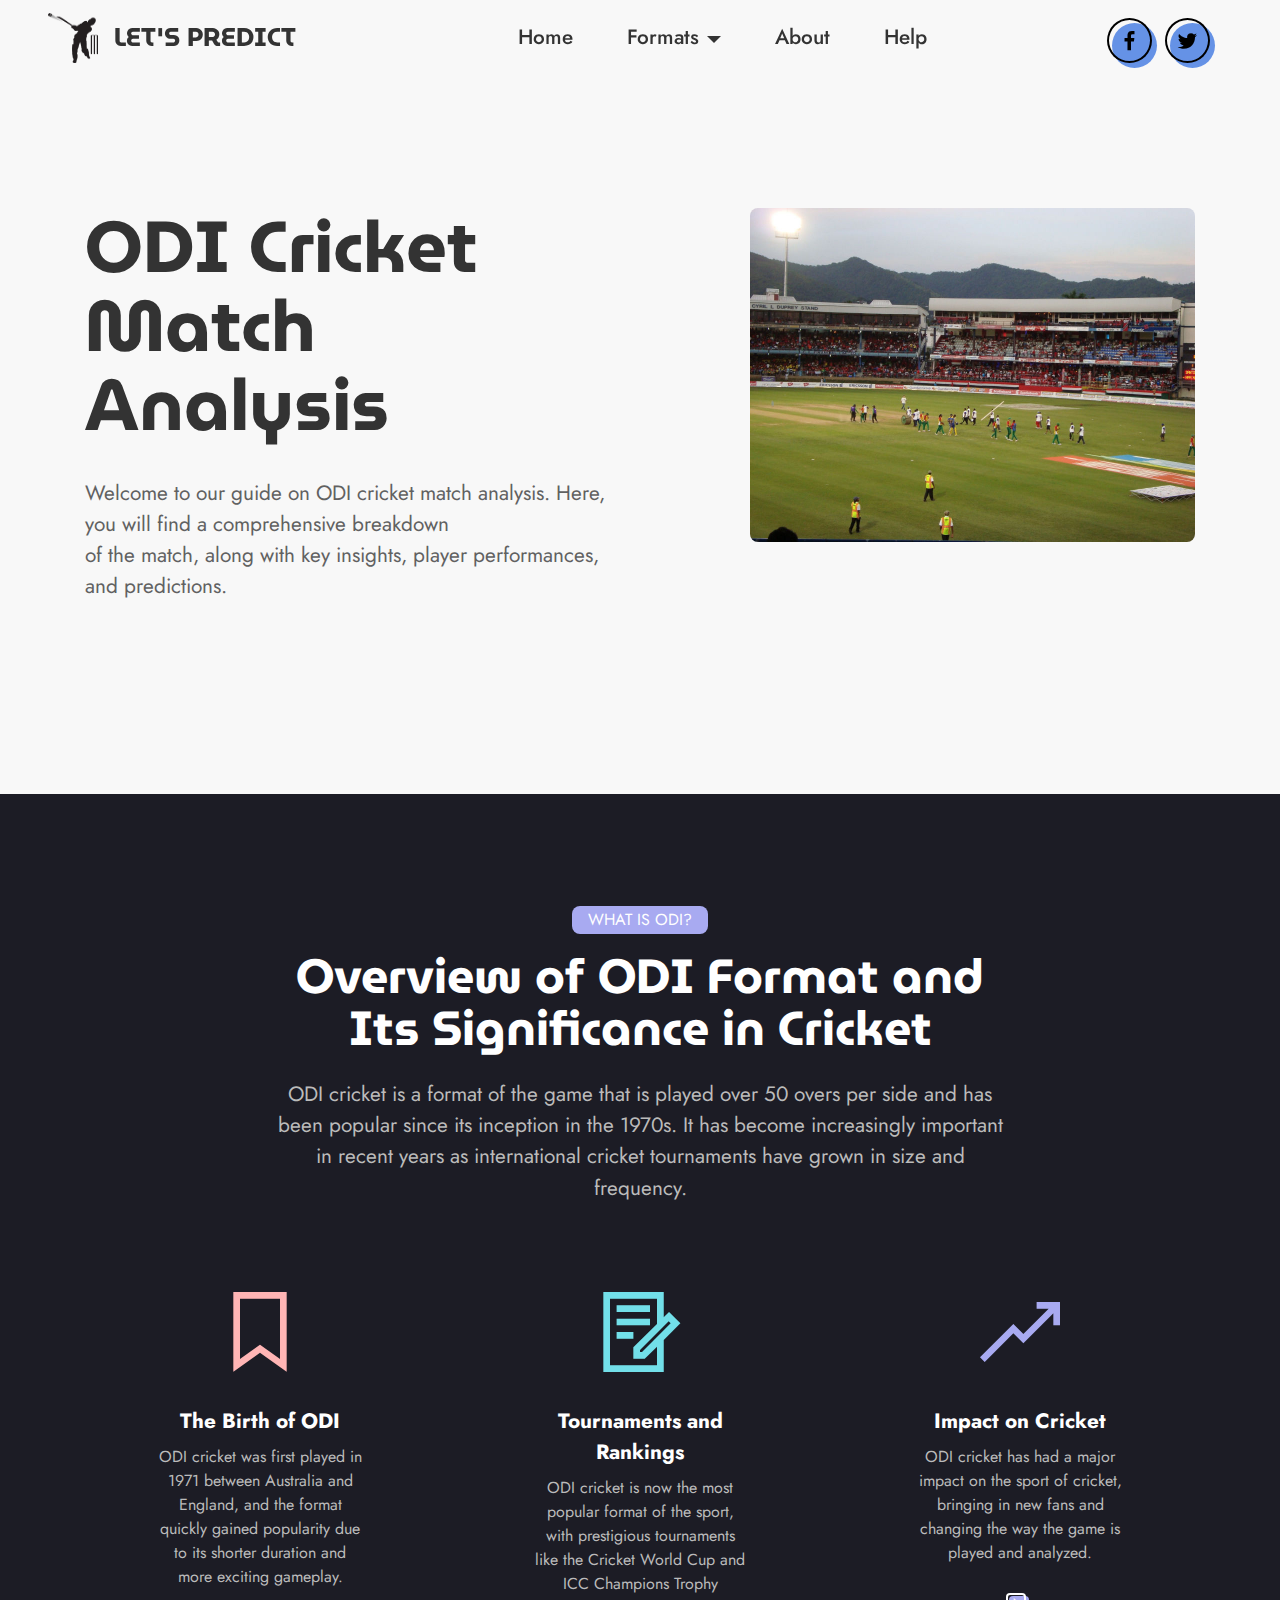
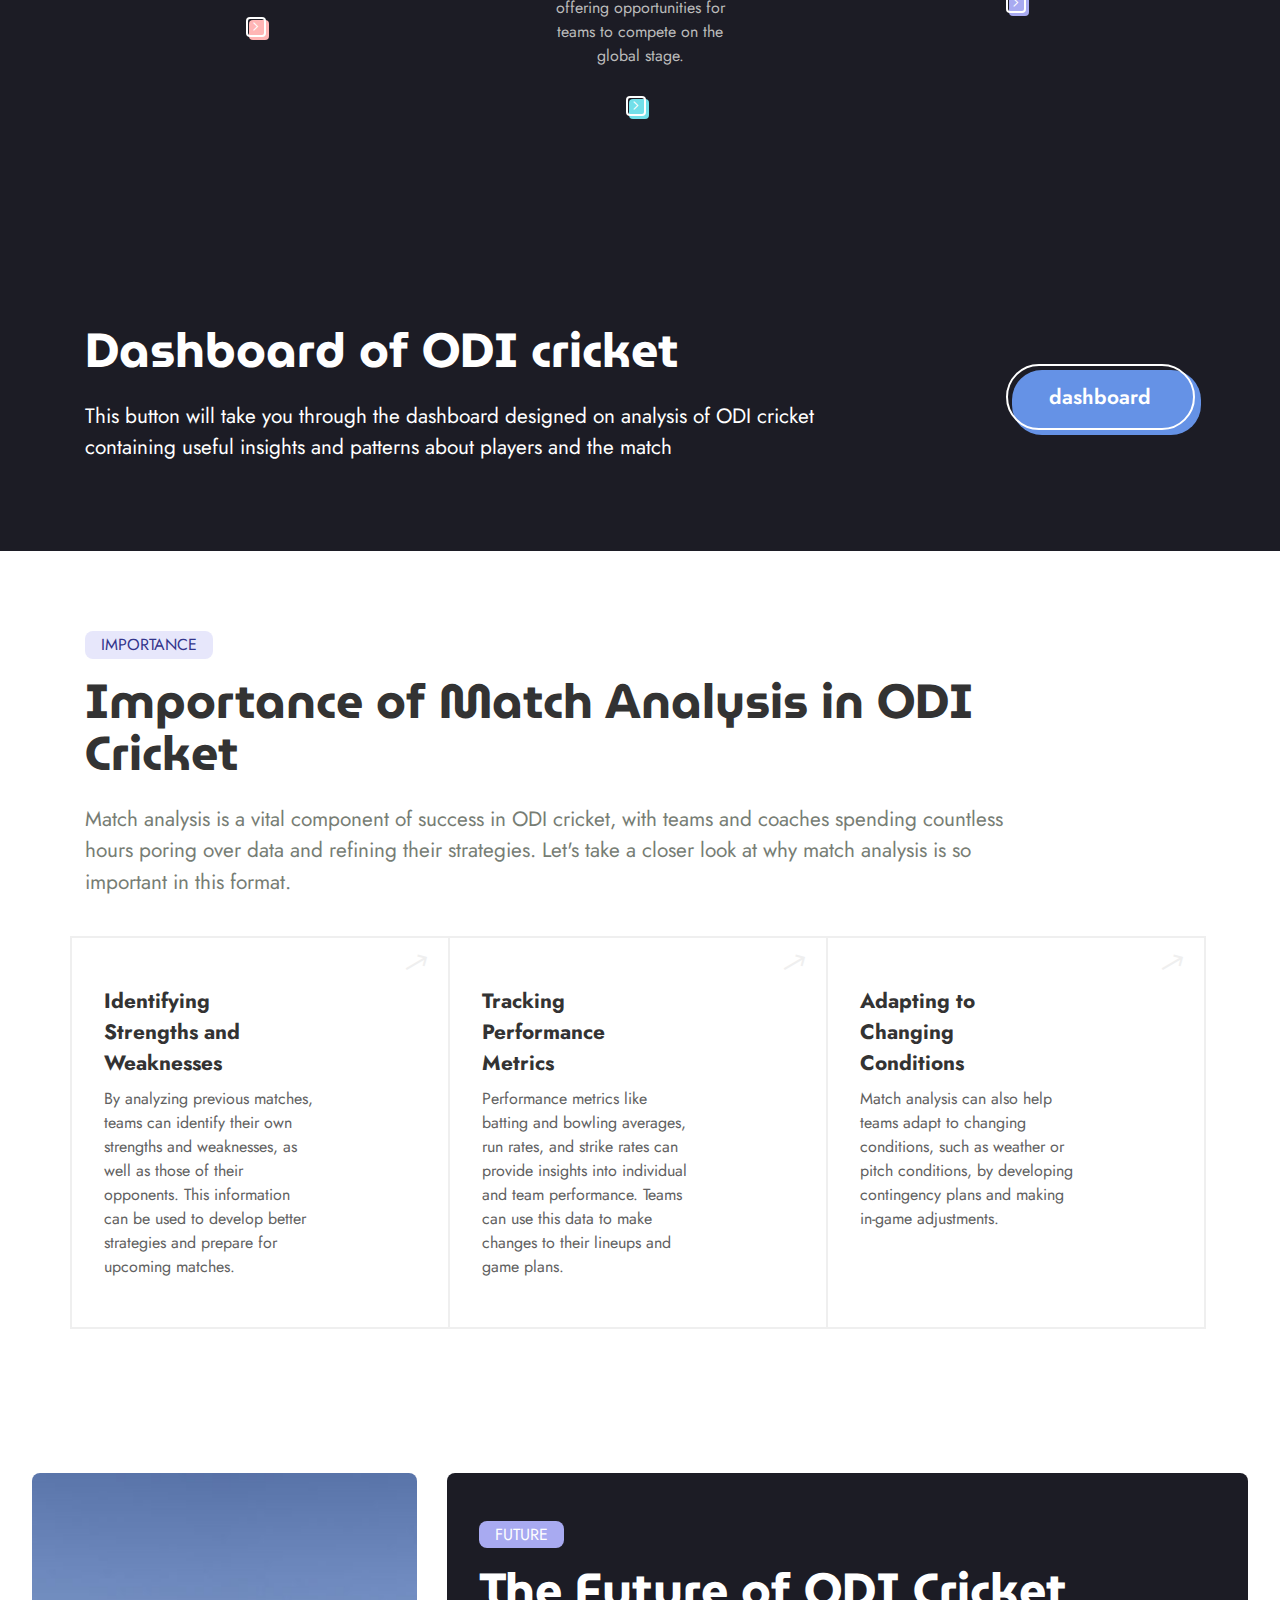
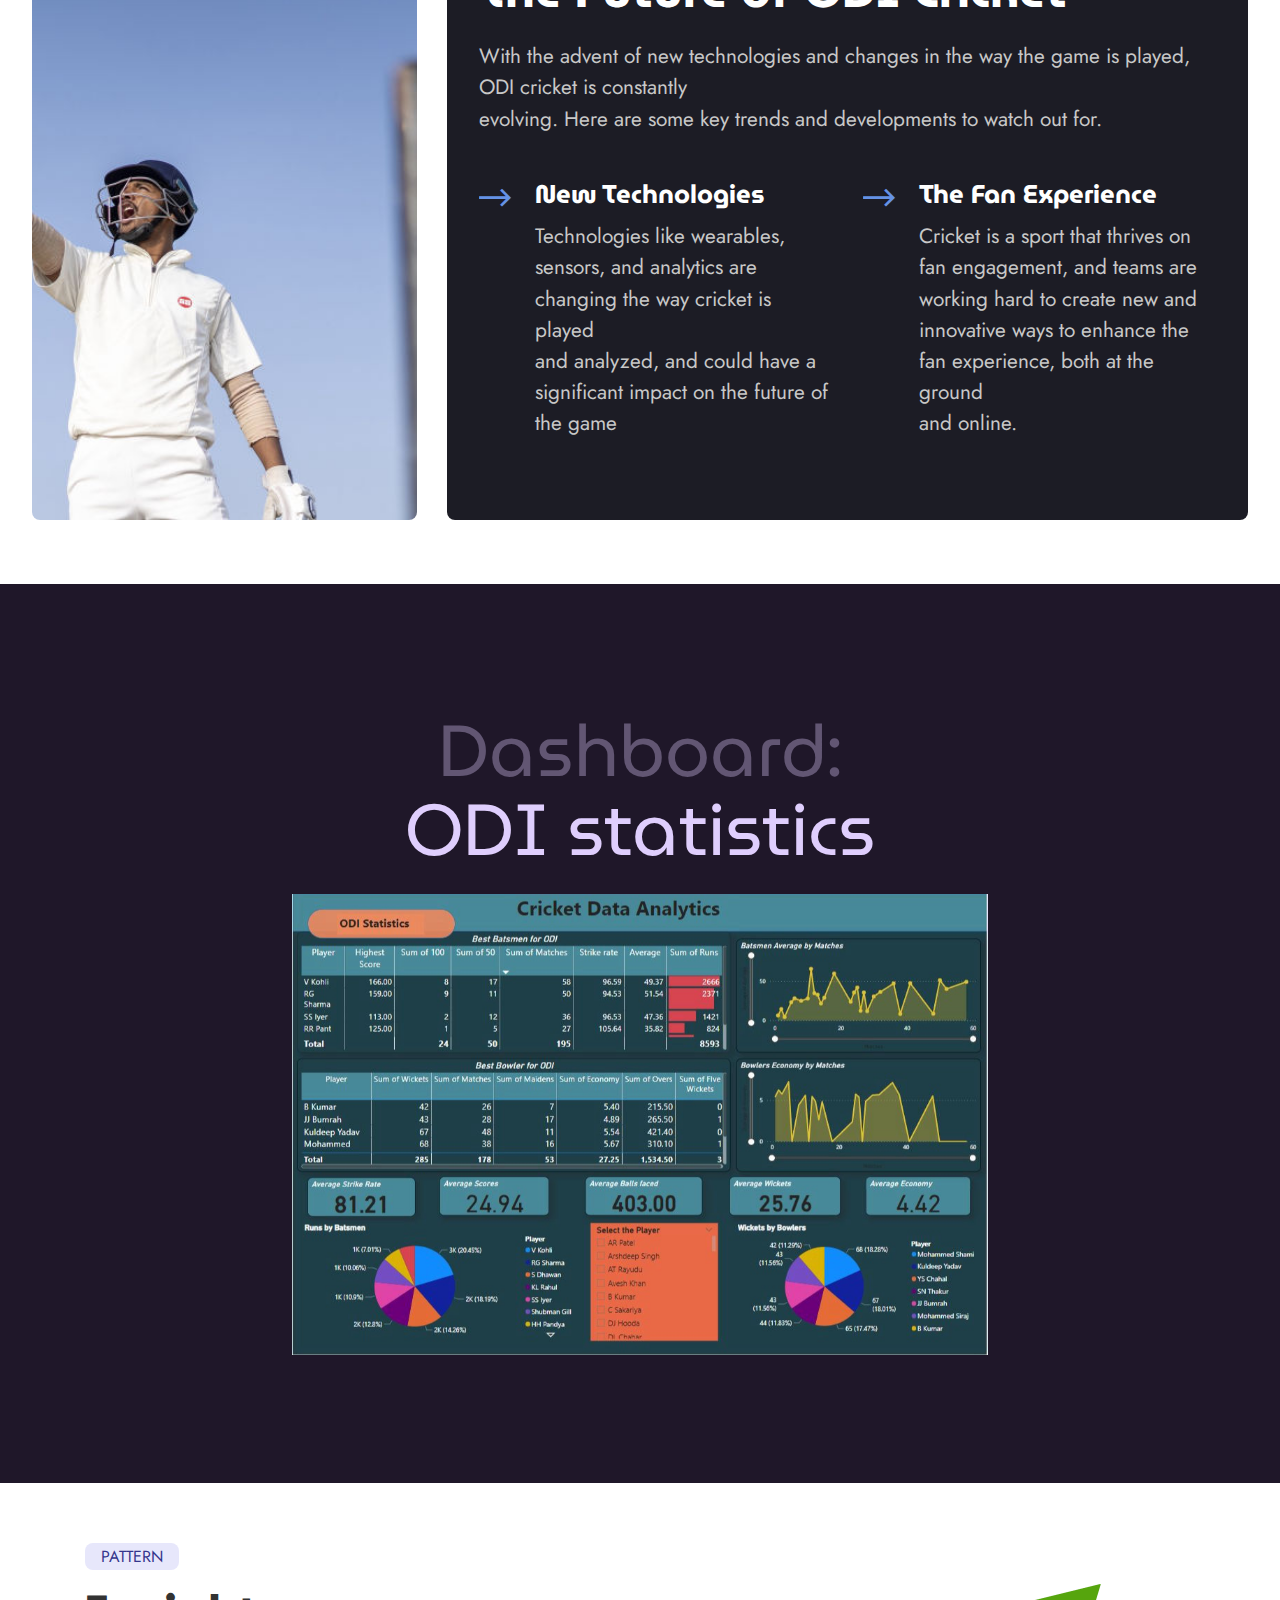
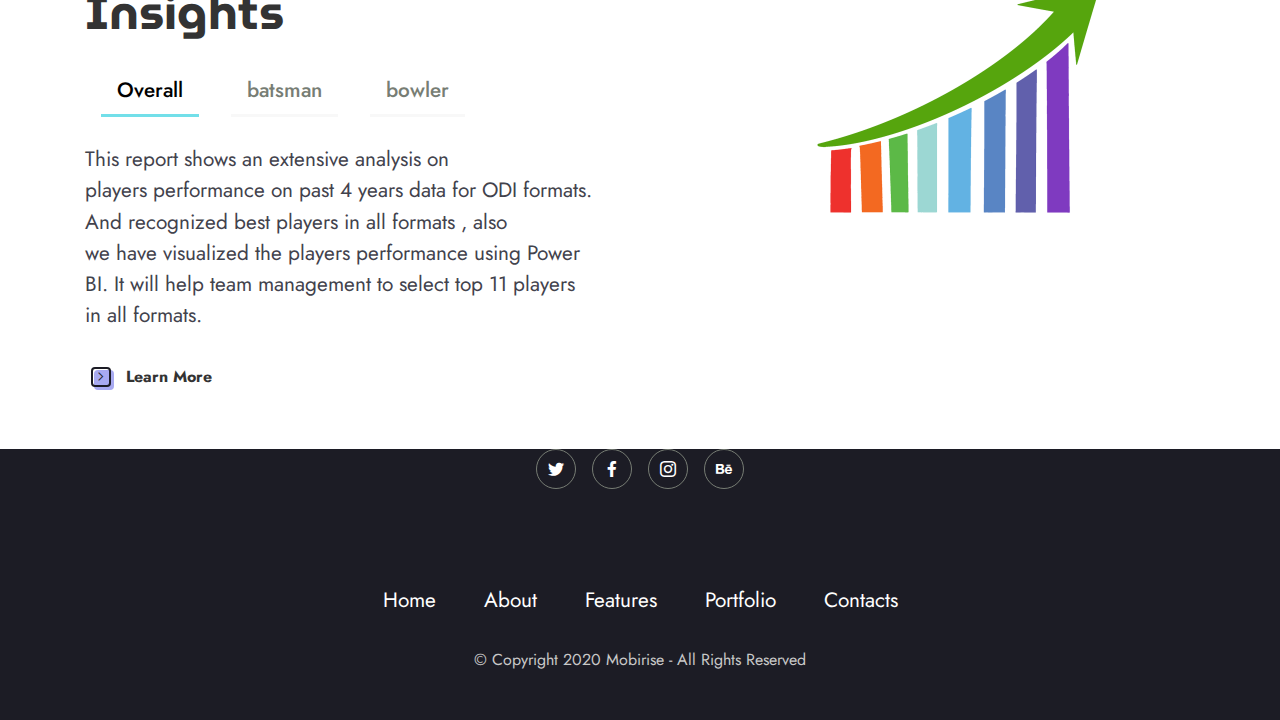
<file: page1.html>
<!DOCTYPE html>
<html  >
<head>
  <!-- Site made with Mobirise Website Builder v5.8.4, https://mobirise.com -->
  <meta charset="UTF-8">
  <meta http-equiv="X-UA-Compatible" content="IE=edge">
  <meta name="generator" content="Mobirise v5.8.4, mobirise.com">
  <meta name="viewport" content="width=device-width, initial-scale=1, minimum-scale=1">
  <link rel="shortcut icon" href="assets/images/mbr-100x111.png" type="image/x-icon">
  <meta name="description" content="">
  
  
  <title>ODI</title>
  <link rel="stylesheet" href="assets/web/assets/mobirise-icons2/mobirise2.css">
  <link rel="stylesheet" href="assets/tether/tether.min.css">
  <link rel="stylesheet" href="assets/bootstrap/css/bootstrap.min.css">
  <link rel="stylesheet" href="assets/bootstrap/css/bootstrap-grid.min.css">
  <link rel="stylesheet" href="assets/bootstrap/css/bootstrap-reboot.min.css">
  <link rel="stylesheet" href="assets/dropdown/css/style.css">
  <link rel="stylesheet" href="assets/socicon/css/styles.css">
  <link rel="stylesheet" href="assets/theme/css/style.css">
  <link rel="preload" href="https://fonts.googleapis.com/css?family=MuseoModerno:100,200,300,400,500,600,700,800,900,100i,200i,300i,400i,500i,600i,700i,800i,900i&display=swap" as="style" onload="this.onload=null;this.rel='stylesheet'">
  <noscript><link rel="stylesheet" href="https://fonts.googleapis.com/css?family=MuseoModerno:100,200,300,400,500,600,700,800,900,100i,200i,300i,400i,500i,600i,700i,800i,900i&display=swap"></noscript>
  <link rel="preload" href="https://fonts.googleapis.com/css?family=Jost:100,200,300,400,500,600,700,800,900,100i,200i,300i,400i,500i,600i,700i,800i,900i&display=swap" as="style" onload="this.onload=null;this.rel='stylesheet'">
  <noscript><link rel="stylesheet" href="https://fonts.googleapis.com/css?family=Jost:100,200,300,400,500,600,700,800,900,100i,200i,300i,400i,500i,600i,700i,800i,900i&display=swap"></noscript>
  <link rel="preload" as="style" href="assets/mobirise/css/mbr-additional.css"><link rel="stylesheet" href="assets/mobirise/css/mbr-additional.css" type="text/css">

  
  
  
</head>
<body>
  
  <section class="menu cid-tGS4zgVa5y" once="menu" id="menu1-1a">
  
  <nav class="navbar navbar-dropdown navbar-fixed-top navbar-expand-lg">
    <div class="container-fluid">
      <div class="navbar-brand">
        <span class="navbar-logo">
          <a href="https://mobirise.com">
            <img src="assets/images/mbr-100x111.png" alt="Mobirise">
          </a>
        </span>
        <span class="navbar-caption-wrap"><a class="navbar-caption text-black display-5" href="https://mobirise.com">LET'S PREDICT</a></span>
      </div>
      <button class="navbar-toggler" type="button" data-toggle="collapse" data-target="#navbarSupportedContent" aria-controls="navbarNavAltMarkup" aria-expanded="false" aria-label="Toggle navigation">
        <div class="hamburger">
          <span></span>
          <span></span>
          <span></span>
          <span></span>
        </div>
      </button>
      <div class="collapse navbar-collapse" id="navbarSupportedContent">
        <ul class="navbar-nav nav-dropdown nav-right" data-app-modern-menu="true"><li class="nav-item"><a class="nav-link link text-black text-primary display-7" href="index.html#header01-0">
              Home</a></li>
          <li class="nav-item dropdown"><a class="nav-link link text-black dropdown-toggle display-7" href="https://mobirise.com" data-toggle="dropdown-submenu" aria-expanded="false">Formats</a>
            <div class="dropdown-menu"><a class="text-black dropdown-item text-primary display-7" href="page1.html#header02-1">ODI</a><a class="text-black dropdown-item text-primary display-7" href="page3.html#header02-k" aria-expanded="false">T20I</a><a class="text-black dropdown-item text-primary display-7" href="page4.html#header02-w" aria-expanded="false">Test match</a></div>
          </li>
          <li class="nav-item"><a class="nav-link link text-black display-7" href="https://mobirise.com">About</a>
          </li>
          <li class="nav-item"><a class="nav-link link text-black text-primary display-7" href="index.html#accordion02-1b">Help</a></li></ul>
        <div class="icons-menu">
          <a class="iconfont-wrapper" href="https://m.facebook.com/178697151159/" target="_blank">
            <span class="icon-bg"></span>
            <span class="p-2 mbr-iconfont socicon-facebook socicon"></span>
          </a>
          <a class="iconfont-wrapper" href="https://twitter.com/bcci?s=11" target="_blank">
            <span class="icon-bg"></span>
            <span class="p-2 mbr-iconfont socicon-twitter socicon"></span>
          </a>
          
          
        </div>
        
      </div>
    </div>
  </nav>

</section>

<section class="header2 cid-s5yY0qI2Sb" id="header02-1">
    
    
    <div class="container">
        <div class="row">
            <div class="col-12 col-lg-6 col-md-12 align-left md-pb">
                
                <h1 class="mbr-section-title mbr-fonts-style pb-4 display-1"><strong>ODI Cricket Match Analysis</strong></h1>
                <p class="mbr-text mbr-fonts-style pb-5 display-7">Welcome to our guide on ODI cricket match analysis. Here, you will find a comprehensive breakdown
<br>of the match, along with key insights, player performances, and predictions.<br></p>
                
            </div>

            <div class="col-lg-5 col-md-12 col-12">
                <img src="assets/images/mbr-890x668.jpg" alt="Mobirise">
            </div>
        </div>
    </div>
</section>

<section class="features10 cid-s5yYwSRbOH" id="features010-3">
    
    
    <div class="container">
        <div class="row justify-content-center">

            <div class="col-lg-8 col-md-12">
                <div class="align-wrapper align-center">
                    <h5 class="main-sub-title mbr-fonts-style mb-3 display-4">WHAT IS ODI?</h5>
                </div>
                <h3 class="main-title align-center mbr-fonts-style pb-3 display-2"><strong>Overview of ODI Format and Its&nbsp;</strong><strong>Significance in Cricket</strong></h3>
                <p class="main-text align-center mbr-fonts-style pb-4 display-7">ODI cricket is a format of the game that is played over 50 overs per side and has been popular since its inception in the 1970s. It has become increasingly important in recent years as international cricket tournaments have grown in size and frequency.</p>
            </div>
        </div>
        <div class="row justify-content-center">
            <div class="card col-12 col-md-6 md-pb col-lg-4">
                <div class="card-wrapper">
                    <div class="img-wrapper">
                        <span class="mbr-iconfont icon1 mobi-mbri-bookmark mobi-mbri"></span>
                    </div>
                    <div class="card-box">
                        <h4 class="card-title card-title1 mbr-fonts-style mb-2 display-7"><strong>The Birth of ODI</strong></h4>
                        <h5 class="card-text mbr-fonts-style pb-3 display-4">ODI cricket was first played in
<div>1971 between Australia and
</div><div>England, and the format
</div><div>quickly gained popularity due
</div><div>to its shorter duration and
</div><div>more exciting gameplay.</div></h5>
                        <div class="link-align-wrapper align-center">
                            <div class="inline-wrapper">
                                <div class="link-wrapper mbr-flex">
                                    <a class="iconfont-wrapper mbr-media show-modal" data-toggle="modal" data-target=".w1" href="#">
                                        <span class="icon-bg link1"></span>
                                        <span class="p-2 mbr-iconfont mobi-mbri-arrow-next mobi-mbri"></span>
                                    </a>

                                    <p class="link align-left mbr-fonts-style display-4"></p>
                                </div>
                            </div>
                        </div>
                    </div>
                </div>
            </div>
            <div class="card col-12 col-md-6 md-pb col-lg-4">
                <div class="card-wrapper">
                    <div class="img-wrapper">
                        <span class="mbr-iconfont icon2 mobi-mbri-contact-form mobi-mbri"></span>
                    </div>
                    <div class="card-box">
                        <h4 class="card-title card-title2 mbr-fonts-style mb-2 display-7"><strong>Tournaments and
</strong><div><strong>Rankings</strong></div></h4>
                        <h5 class="card-text mbr-fonts-style pb-3 display-4">ODI cricket is now the most
<div>popular format of the sport,
</div><div>with prestigious tournaments
</div><div>like the Cricket World Cup and
</div><div>ICC Champions Trophy
</div><div>offering opportunities for
</div><div>teams to compete on the
</div><div>global stage.</div></h5>
                        <div class="link-align-wrapper align-center">
                            <div class="inline-wrapper">
                                <div class="link-wrapper mbr-flex">
                                    <a class="iconfont-wrapper mbr-media show-modal" data-toggle="modal" data-target=".w1" href="#">
                                        <span class="icon-bg link2"></span>
                                        <span class="p-2 mbr-iconfont mobi-mbri-arrow-next mobi-mbri"></span>
                                    </a>

                                    <p class="link align-left mbr-fonts-style display-4"></p>
                                </div>
                            </div>
                        </div>
                    </div>
                </div>
            </div>
            <div class="card col-12 col-md-6 md-pb col-lg-4">
                <div class="card-wrapper">
                    <div class="img-wrapper">
                        <span class="mbr-iconfont icon3 mobi-mbri-growing-chart mobi-mbri"></span>
                    </div>
                    <div class="card-box">
                        <h4 class="card-title card-title3 mbr-fonts-style mb-2 display-7"><strong>Impact on Cricket</strong></h4>
                        <h5 class="card-text mbr-fonts-style pb-3 display-4">ODI cricket has had a major
<div>impact on the sport of cricket,
</div><div>bringing in new fans and
</div><div>changing the way the game is
</div><div>played and analyzed.</div></h5>
                        <div class="link-align-wrapper align-center">
                            <div class="inline-wrapper">
                                <div class="link-wrapper mbr-flex">
                                    <a class="iconfont-wrapper mbr-media show-modal" data-toggle="modal" data-target=".w1" href="#">
                                        <span class="icon-bg link3"></span>
                                        <span class="p-2 mbr-iconfont mobi-mbri-arrow-next mobi-mbri"></span>
                                    </a>

                                    <p class="link align-left mbr-fonts-style display-4"></p>
                                </div>
                            </div>
                        </div>
                    </div>
                </div>
            </div>
            
        </div>
    </div>
</section>

<section class="info1 cid-s5yYW0uWxF" id="info01-d">
    
    
    <div class="align-left container">
        <div class="row justify-content-center">
            <div class="col-12 col-lg-8">
                <h3 class="mbr-section-title mb-4 mbr-fonts-style display-2"><strong>Dashboard of ODI cricket</strong></h3>
                <p class="mbr-text mb-2 mbr-fonts-style display-7">This button will take you through the dashboard designed on analysis of ODI cricket containing useful insights and patterns about players and the match&nbsp;</p>
            </div>
            <div class="col-12 col-lg-4 my-auto align-right">

                <div class="mbr-section-btn"><a class="btn btn-lg btn-secondary-outline display-7" href="https://www.novypro.com/project/cricket-data-analysis-4">dashboard</a></div>
            </div>
        </div>
    </div>
</section>

<section class="features12 cid-s5yZooZ026" id="features012-e">
    
    
    <div class="container">
        <div class="row">

            <div class="col-lg-12 col-md-12">
                <div class="align-wrapper align-left">
                    <h5 class="main-sub-title mbr-fonts-style mb-3 display-4">IMPORTANCE</h5>
                </div>
                <h3 class="main-title align-left mbr-fonts-style pb-3 display-2"><strong>Importance of Match Analysis in ODI
</strong><div><strong>Cricket</strong></div></h3>
                <p class="main-text align-left mbr-fonts-style pb-4 display-7">Match analysis is a vital component of success in ODI cricket, with teams and coaches spending countless
<br>hours poring over data and refining their strategies. Let's take a closer look at why match analysis is so
<br>important in this format.</p>
            </div>
        </div>
        <div class="row">
            <div class="card col-12 col-md-6 col-lg-4 md-pb">
                <span class="arrow mobi-mbri-right mobi-mbri"></span>
                <div class="card-wrapper align-left">
                    
                    <div class="card-box">
                        <h4 class="card-title mbr-fonts-style mb-2 display-7"><strong>Identifying
</strong><div><strong>Strengths and
</strong></div><div><strong>Weaknesses</strong></div></h4>
                        <h5 class="card-text mbr-fonts-style display-4">By analyzing previous matches,
<div>teams can identify their own
</div><div>strengths and weaknesses, as
</div><div>well as those of their
</div><div>opponents. This information
</div><div>can be used to develop better
</div><div>strategies and prepare for
</div><div>upcoming matches.
</div></h5>
                    </div>
                </div>
            </div>
            <div class="card col-12 col-md-6 col-lg-4 md-pb">
                <span class="arrow mobi-mbri-right mobi-mbri"></span>
                <div class="card-wrapper align-left">
                    
                    <div class="card-box">
                        <h4 class="card-title mbr-fonts-style mb-2 display-7"><strong>Tracking
</strong><div><strong>Performance
</strong></div><div><strong>Metrics</strong></div></h4>
                        <h5 class="card-text mbr-fonts-style display-4">Performance metrics like
<div>batting and bowling averages,
</div><div>run rates, and strike rates can
</div><div>provide insights into individual
</div><div>and team performance. Teams
</div><div>can use this data to make
</div><div>changes to their lineups and
</div><div>game plans.</div></h5>
                    </div>
                </div>
            </div>
            <div class="card col-12 col-md-6 col-lg-4 md-pb">
                <span class="arrow mobi-mbri-right mobi-mbri"></span>
                <div class="card-wrapper align-left">
                    
                    <div class="card-box">
                        <h4 class="card-title mbr-fonts-style mb-2 display-7"><strong>Adapting to
</strong><div><strong>Changing
</strong></div><div><strong>Conditions</strong></div></h4>
                        <h5 class="card-text mbr-fonts-style display-4">Match analysis can also help
<div>teams adapt to changing
</div><div>conditions, such as weather or
</div><div>pitch conditions, by developing
</div><div>contingency plans and making
</div><div>in-game adjustments.</div></h5>
                    </div>
                </div>
            </div>
            
            
            
        </div>
    </div>
</section>

<section class="features3 cid-s5yYv1LlBg" id="features03-2">
    
    
    <div class="container-fluid">
        <div class="row justify-content-center">
            <div class="col-lg-4 col-md-12 md-pb">
                <img src="assets/images/mbr-886x591.jpg" alt="Mobirise" title="">
            </div>

            <div class="col-lg-8 col-md-12 align-left my-auto">
                <div class="wrapper">
                    <div class="row p0 mbr-white align-left">
                        <div class="col-lg-12">
                            <div class="align-wrapper align-left">
                                <h5 class="main-sub-title mbr-fonts-style mb-3 display-4">FUTURE</h5>
                            </div>
                            <h3 class="main-title align-left mbr-fonts-style pb-3 display-2"><strong>The Future of ODI Cricket</strong></h3>
                            <p class="main-text align-left mbr-fonts-style pb-4 display-7">With the advent of new technologies and changes in the way the game is played, ODI cricket is constantly
<br>evolving. Here are some key trends and developments to watch out for.&nbsp;</p>
                        </div>
                        <div class="card col-12 col-md-12 col-lg-6 md-pb">
                            <div class="card-wrapper">
                                <span class="mbr-iconfont mobi-mbri-right mobi-mbri"></span>
                                <div class="card-box">
                                    <h4 class="card-title mbr-fonts-style mb-2 display-5"><strong>New Technologies</strong></h4>
                                    <p class="card-text mbr-fonts-style display-7">Technologies like wearables,
<br>sensors, and analytics are
<br>changing the way cricket is played
<br>and analyzed, and could have a
<br>significant impact on the future of
<br>the game</p>
                                </div>
                            </div>
                        </div>
                        <div class="card col-12 col-md-12 col-lg-6 md-pb">
                            <div class="card-wrapper">
                                <span class="mbr-iconfont mobi-mbri-right mobi-mbri"></span>
                                <div class="card-box">
                                    <h4 class="card-title mbr-fonts-style mb-2 display-5"><strong>The Fan Experience</strong></h4>
                                    <p class="card-text mbr-fonts-style display-7">Cricket is a sport that thrives on
<br>fan engagement, and teams are
<br>working hard to create new and
<br>innovative ways to enhance the
<br>fan experience, both at the ground
<br>and online.</p>
                                </div>
                            </div>
                        </div>
                        
                        
                    </div>
                </div>
            </div>
        </div>
    </div>
</section>

<section data-bs-version="5.1" class="corem5 image2 cid-tGNTNUNyZU" id="image02-i">
    

    
    
    <div class="container-fluid">
        <div class="row justify-content-center">
            <div class="title col-md-12 align-left pb-3 col-lg-12">
                <h3 class="mbr-section-title m-0 p-0 mbr-fonts-style align-left display-1">Dashboard:</h3>
                <h4 class="mbr-section-subtitle align-left mbr-fonts-style display-1">ODI statistics</h4>

            </div>
            <div class="col-lg-7 m-auto">

                <div class="item-img">
                    <a href="https://www.novypro.com/project/cricket-data-analysis-4"><img src="assets/images/whatsapp-image-2023-06-10-at-22.47.45-996x667.jpeg" alt="Mobirise Website Builder"></a>
                </div>
            </div>
        </div>
    </div>
</section>

<section class="tabs2 cid-s5yYOLNgLL" id="tabs02-b">

    

    
    <div class="container">

        <div class="row">
            <div class="col-12 col-md-12 md-pb col-lg-6">

                <div class="align-wrapper align-left">
                    <h5 class="main-sub-title mbr-fonts-style mb-3 display-4">PATTERN</h5>
                </div>


                <h2 class="title align-left pb-3 mbr-fonts-style display-2"><strong>Insights</strong></h2>

                <ul class="nav nav-tabs" role="tablist">
                    <li class="nav-item"><a class="nav-link mbr-fonts-style show active display-7" role="tab" data-toggle="tab" href="#tabs02-b_tab0" aria-selected="true">
                            Overall</a></li>
                    <li class="nav-item"><a class="nav-link mbr-fonts-style show active display-7" role="tab" data-toggle="tab" href="#tabs02-b_tab1" aria-selected="true">batsman</a></li>
                    <li class="nav-item"><a class="nav-link mbr-fonts-style show active display-7" role="tab" data-toggle="tab" href="#tabs02-b_tab2" aria-selected="true">bowler</a></li>
                </ul>
                <div class="tab-content">
                    <div id="tab1" class="tab-pane in active" role="tabpanel">
                        <div class="row">
                            <div class="col-md-12">
                                <p class="mbr-text pt-4 mbr-fonts-style display-7">This report shows an extensive analysis on<br>players performance on past 4 years data for ODI formats. And recognized best players in all formats , also<br>we have visualized the players performance using Power<br>BI. It will help team management to select top 11 players<br>in&nbsp;all&nbsp;formats.<br></p>
                            </div>
                        </div>
                    </div>
                    <div id="tab2" class="tab-pane" role="tabpanel">
                        <div class="row">
                            <div class="col-md-12">
                                <p class="mbr-text pt-4 mbr-fonts-style display-7">V Kohli , RG Sharma , RR Pant, SS Iyer , Shubman Gill are the top batsman of ODI Format with the highest score of 166 by V Kohli.</p>
                            </div>
                        </div>
                    </div>
                    <div id="tab3" class="tab-pane" role="tabpanel">
                        <div class="row">
                            <div class="col-md-12">
                                <p class="mbr-text pt-4 mbr-fonts-style display-7">B Kumar, JJ Bumrah, Kuldeep Yadav, Mohammad Shami ,YS Chahal are the top 5 bowler with highest sum of wickets of 42.</p>
                            </div>
                        </div>
                    </div>



                </div>

                <div class="link-align-wrapper align-left">
                    <div class="inline-wrapper">
                        <div class="link-wrapper mbr-flex">
                            <a class="iconfont-wrapper mbr-media show-modal" data-toggle="modal" data-target=".w1" href="#">
                                <span class="icon-bg icon1"></span>
                                <span class="p-2 mbr-iconfont mobi-mbri-arrow-next mobi-mbri"></span>
                            </a>

                            <p class="link align-left mbr-fonts-style display-4"><a href="https://www.novypro.com/project/cricket-data-analysis-4" class="text-black text-primary"><strong>Learn More</strong></a><br></p>

                        </div>
                    </div>
                </div>
            </div>

            <div class="col-lg-5 col-md-12">
                <img src="assets/images/mbr-890x636.png" alt="Mobirise" title="">
            </div>

        </div>
    </div>
</section>

<section class="social1 cid-s5yYHBnroe" id="social01-9">
    
    <div class="container">
        <div class="row justify-content-center">
            <div class="col-lg-12">
                <div class="wrapper">
                    <div class="icon-wrapper">
                        <span class="mbr-iconfont socicon-twitter socicon"></span>
                    </div>

                    <div class="icon-wrapper">
                        <span class="mbr-iconfont socicon-facebook socicon"></span>
                    </div>

                    <div class="icon-wrapper">
                        <span class="mbr-iconfont socicon-instagram socicon"></span>
                    </div>

                    <div class="icon-wrapper">
                        <span class="mbr-iconfont socicon-behance socicon"></span>
                    </div>

                    

                </div>

            </div>
        </div>
    </div>
</section>

<section class="footer1 cid-s5yYGmH8Ea" once="footers" id="footer01-8">
    

    

    <div class="container">
        <div class="media-container-row align-center mbr-white">
            <div class="row row-links">
                <ul class="foot-menu">
                    
                    
                    
                    
                    
                <li class="foot-menu-item mbr-fonts-style display-7">Home</li><li class="foot-menu-item mbr-fonts-style display-7">About</li><li class="foot-menu-item mbr-fonts-style display-7">Features</li><li class="foot-menu-item mbr-fonts-style display-7">Portfolio</li><li class="foot-menu-item mbr-fonts-style display-7">Contacts</li></ul>
            </div>
            
            <div class="row row-copirayt">
                <p class="mbr-text mb-0 mbr-fonts-style mbr-white align-center display-4">
                    © Copyright 2020 Mobirise - All Rights Reserved
                </p>
            </div>
        </div>
    </div>
</section>


<script src="assets/web/assets/jquery/jquery.min.js"></script>
  <script src="assets/popper/popper.min.js"></script>
  <script src="assets/tether/tether.min.js"></script>
  <script src="assets/bootstrap/js/bootstrap.min.js"></script>
  <script src="assets/smoothscroll/smooth-scroll.js"></script>
  <script src="assets/mbr-tabs/mbr-tabs.js"></script>
  <script src="assets/dropdown/js/nav-dropdown.js"></script>
  <script src="assets/dropdown/js/navbar-dropdown.js"></script>
  <script src="assets/touchswipe/jquery.touch-swipe.min.js"></script>
  <script src="assets/mobirise-tabs/mbr-tabs.js"></script>
  <script src="assets/theme/js/script.js"></script>
  
  
  
</body>
</html>
</file>
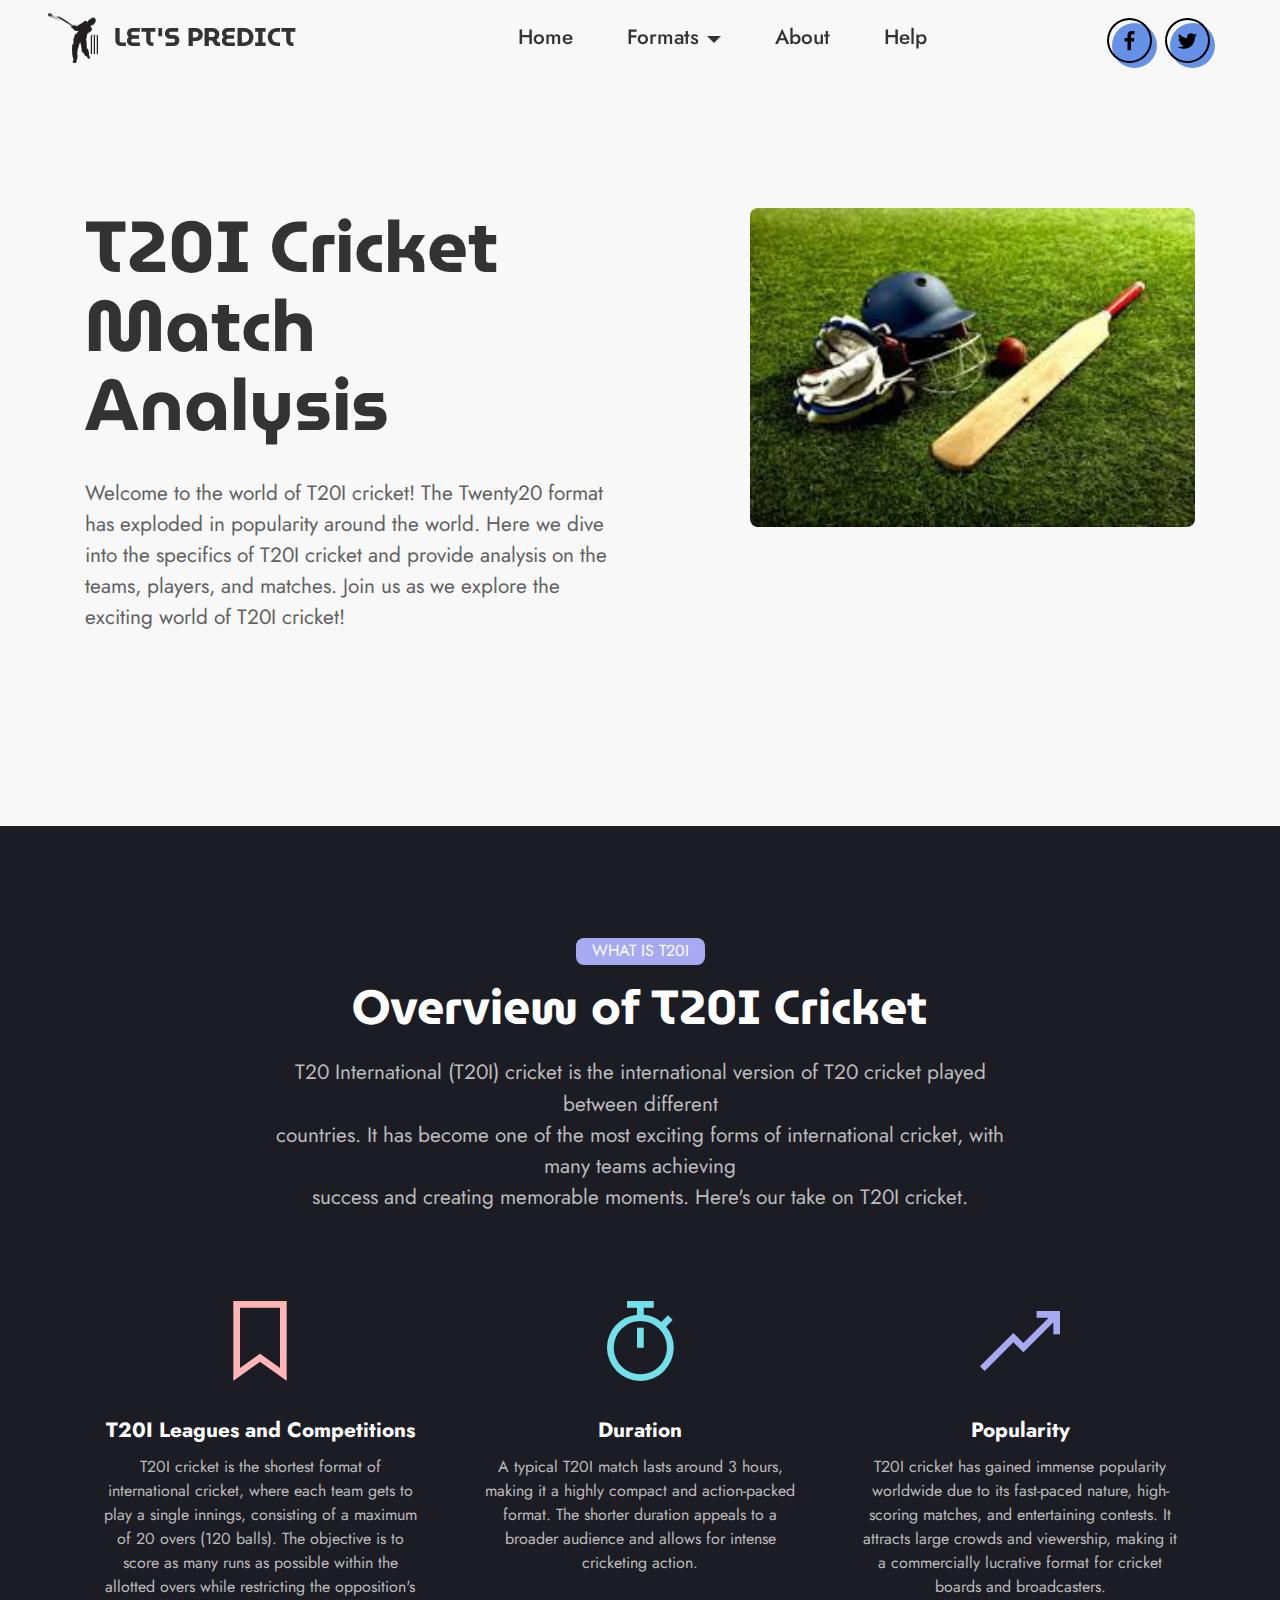
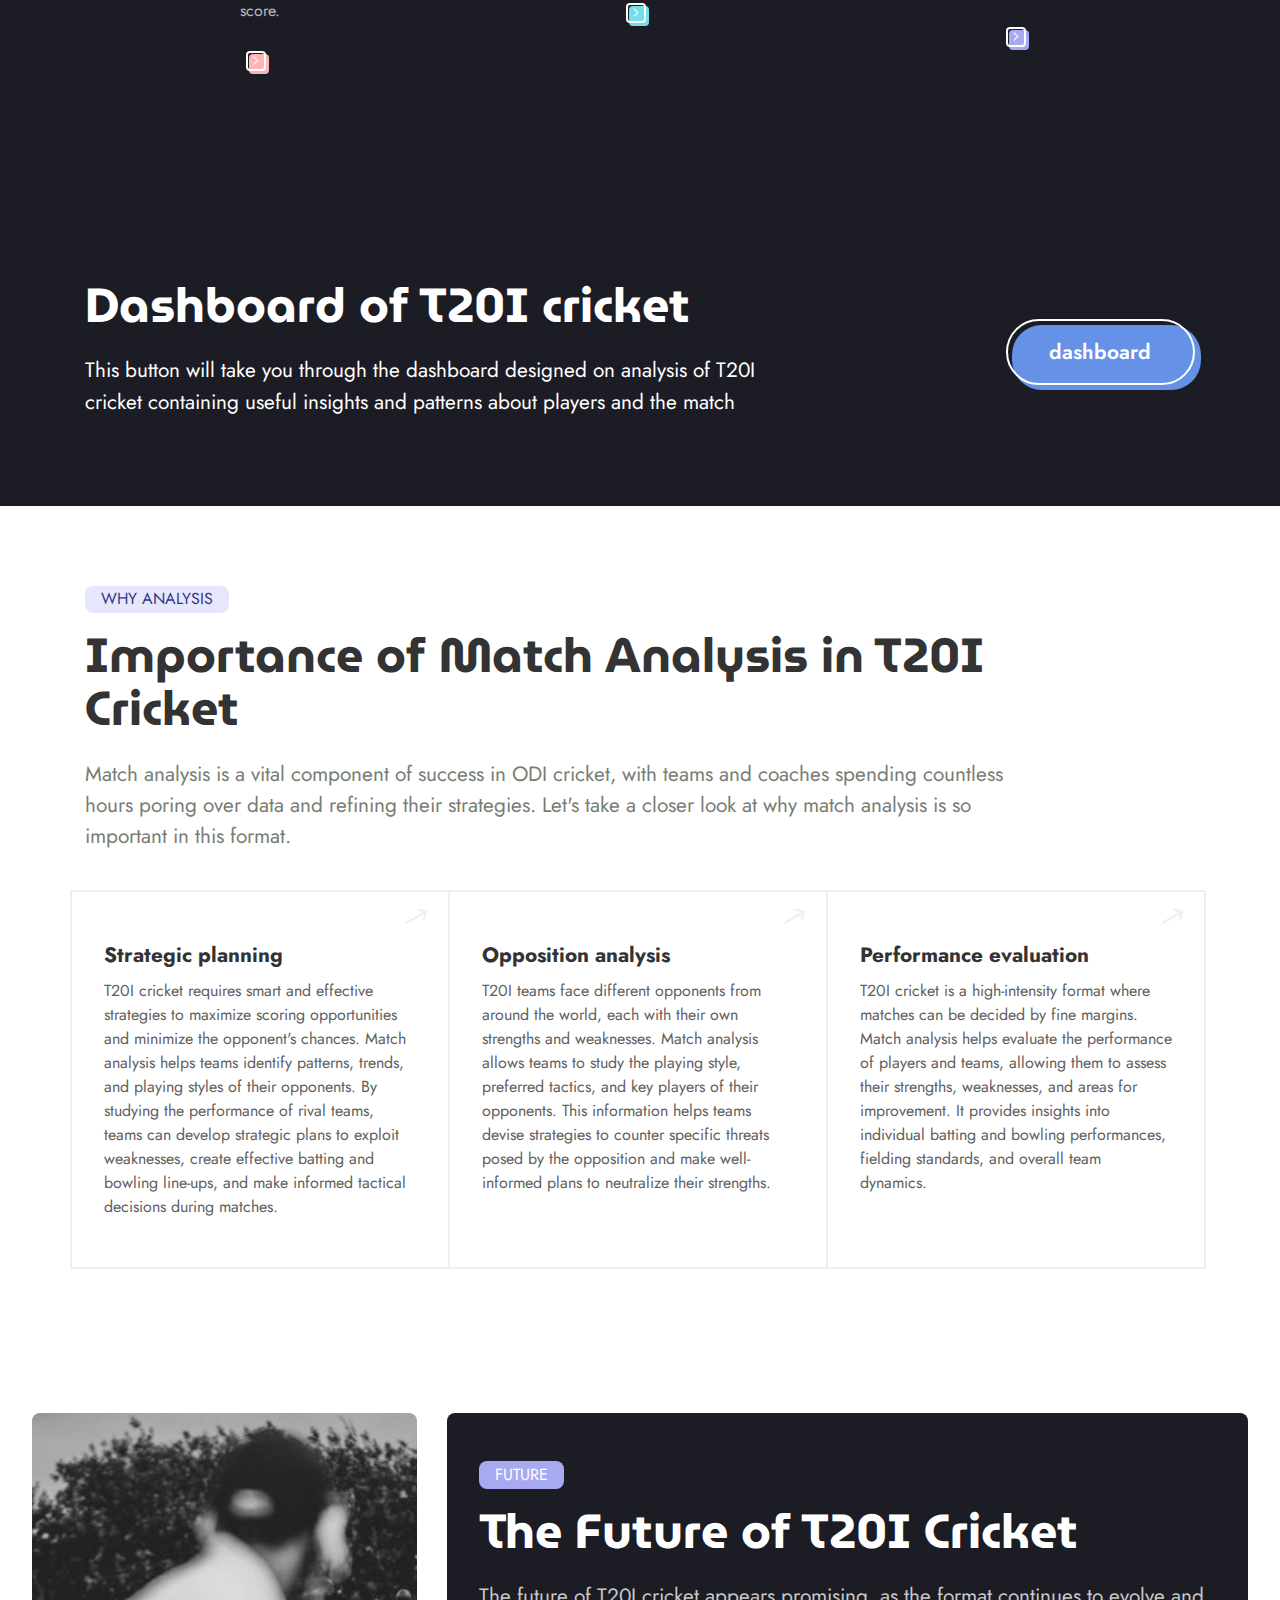
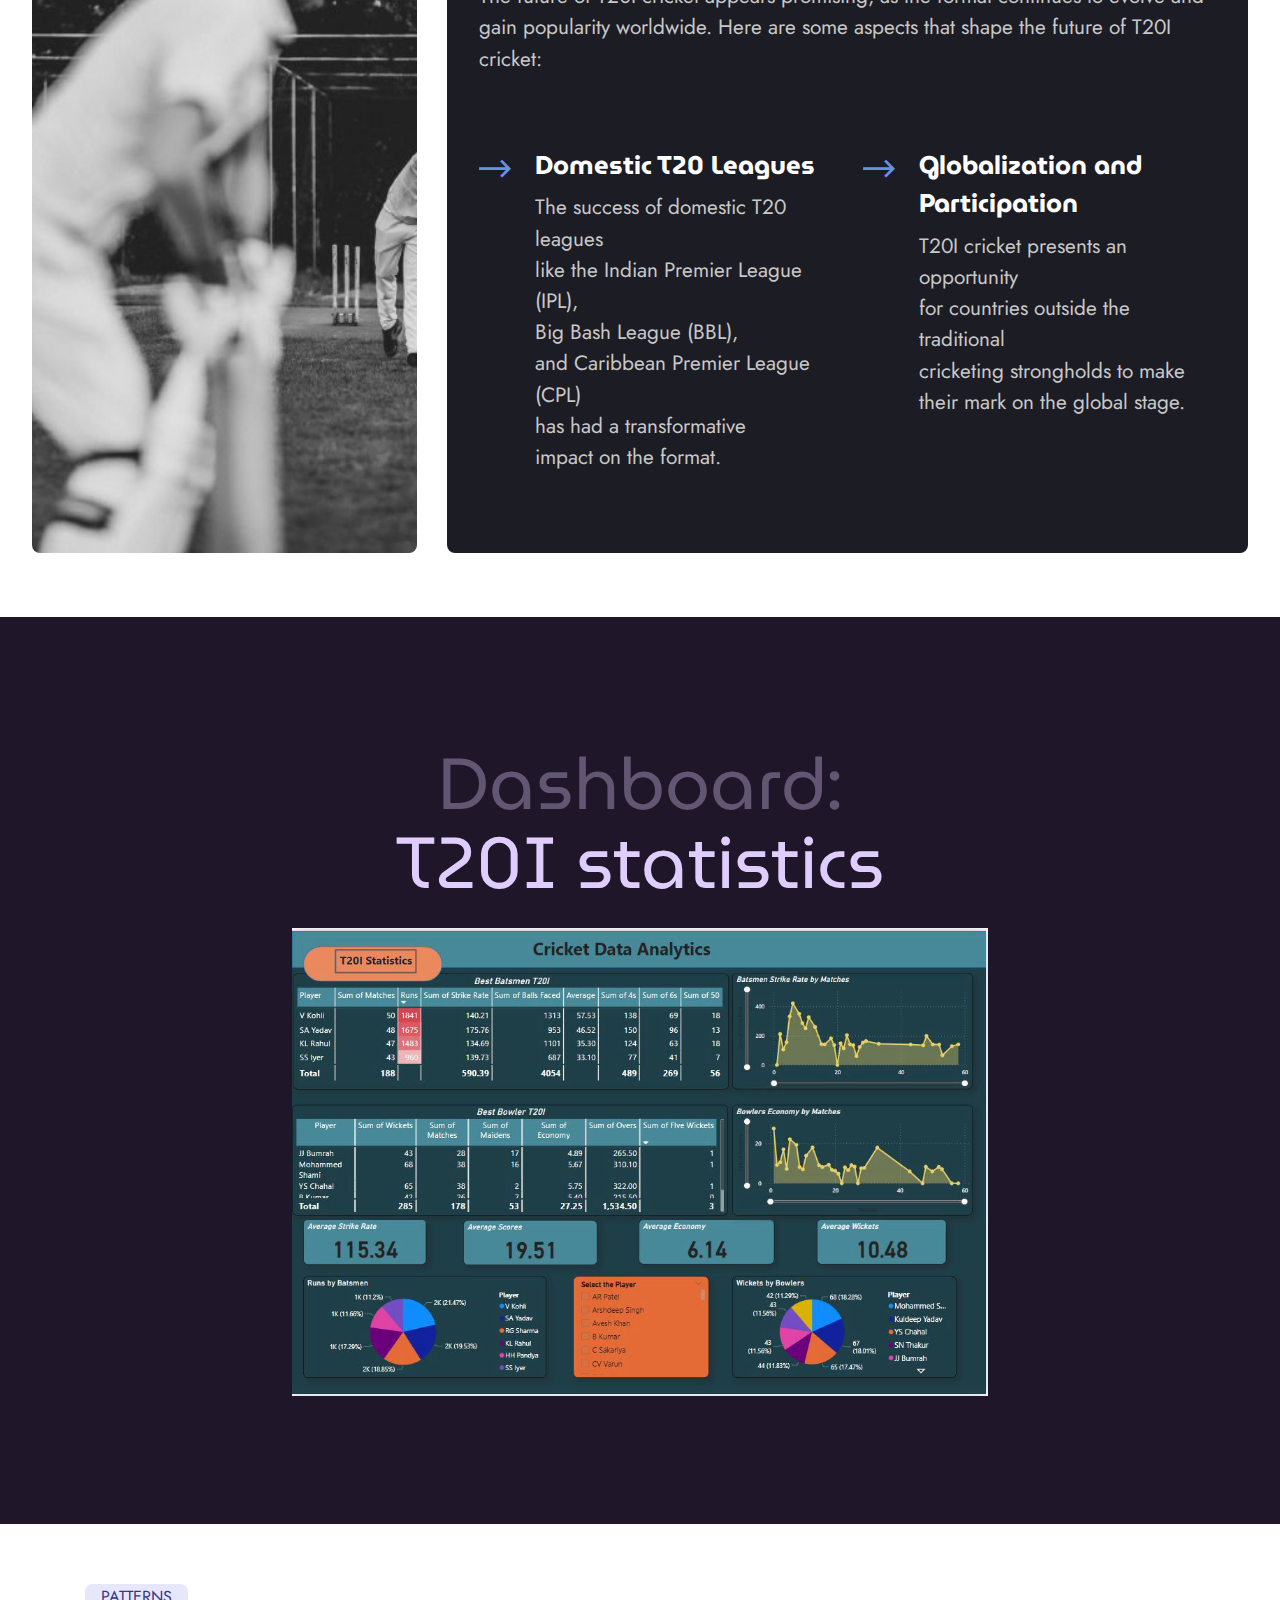
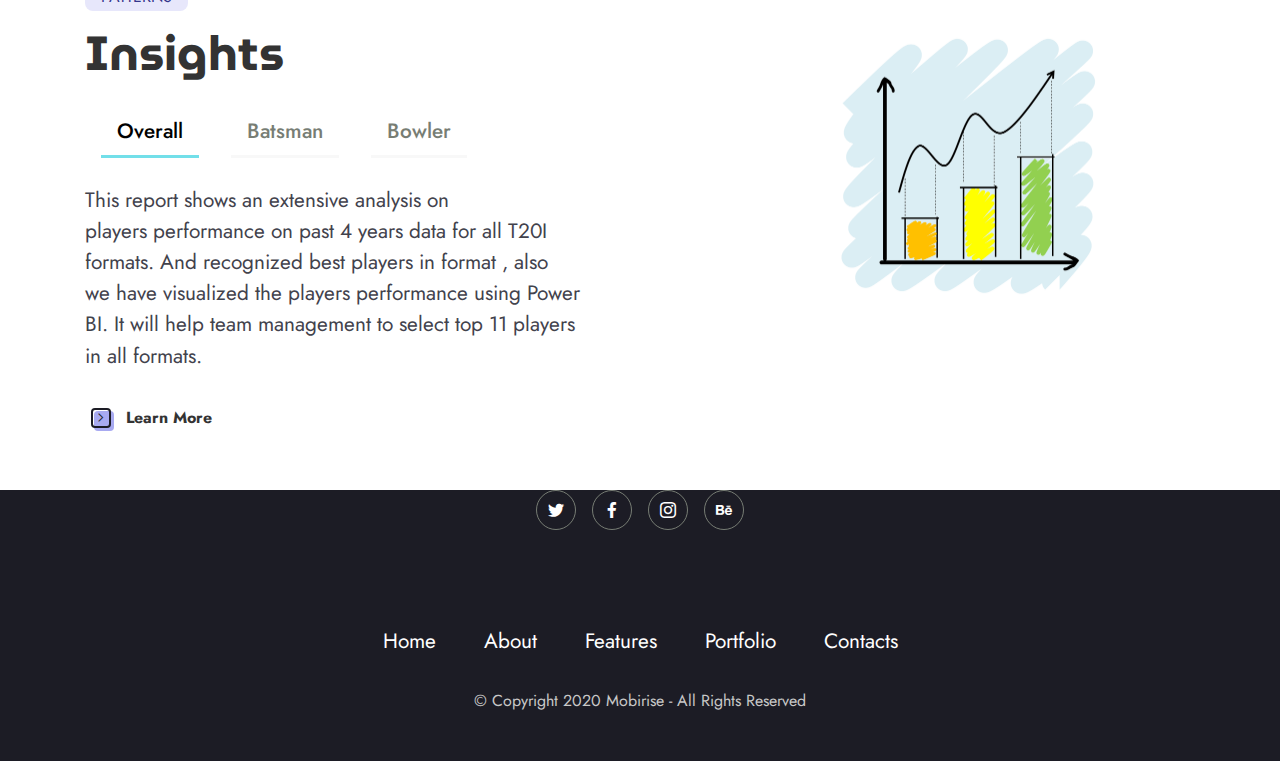
<file: page3.html>
<!DOCTYPE html>
<html  >
<head>
  <!-- Site made with Mobirise Website Builder v5.8.4, https://mobirise.com -->
  <meta charset="UTF-8">
  <meta http-equiv="X-UA-Compatible" content="IE=edge">
  <meta name="generator" content="Mobirise v5.8.4, mobirise.com">
  <meta name="viewport" content="width=device-width, initial-scale=1, minimum-scale=1">
  <link rel="shortcut icon" href="assets/images/mbr-100x111.png" type="image/x-icon">
  <meta name="description" content="">
  
  
  <title>T20I</title>
  <link rel="stylesheet" href="assets/web/assets/mobirise-icons2/mobirise2.css">
  <link rel="stylesheet" href="assets/tether/tether.min.css">
  <link rel="stylesheet" href="assets/bootstrap/css/bootstrap.min.css">
  <link rel="stylesheet" href="assets/bootstrap/css/bootstrap-grid.min.css">
  <link rel="stylesheet" href="assets/bootstrap/css/bootstrap-reboot.min.css">
  <link rel="stylesheet" href="assets/dropdown/css/style.css">
  <link rel="stylesheet" href="assets/socicon/css/styles.css">
  <link rel="stylesheet" href="assets/theme/css/style.css">
  <link rel="preload" href="https://fonts.googleapis.com/css?family=MuseoModerno:100,200,300,400,500,600,700,800,900,100i,200i,300i,400i,500i,600i,700i,800i,900i&display=swap" as="style" onload="this.onload=null;this.rel='stylesheet'">
  <noscript><link rel="stylesheet" href="https://fonts.googleapis.com/css?family=MuseoModerno:100,200,300,400,500,600,700,800,900,100i,200i,300i,400i,500i,600i,700i,800i,900i&display=swap"></noscript>
  <link rel="preload" href="https://fonts.googleapis.com/css?family=Jost:100,200,300,400,500,600,700,800,900,100i,200i,300i,400i,500i,600i,700i,800i,900i&display=swap" as="style" onload="this.onload=null;this.rel='stylesheet'">
  <noscript><link rel="stylesheet" href="https://fonts.googleapis.com/css?family=Jost:100,200,300,400,500,600,700,800,900,100i,200i,300i,400i,500i,600i,700i,800i,900i&display=swap"></noscript>
  <link rel="preload" as="style" href="assets/mobirise/css/mbr-additional.css"><link rel="stylesheet" href="assets/mobirise/css/mbr-additional.css" type="text/css">

  
  
  
</head>
<body>
  
  <section class="menu cid-tGS4zgVa5y" once="menu" id="menu1-1a">
  
  <nav class="navbar navbar-dropdown navbar-fixed-top navbar-expand-lg">
    <div class="container-fluid">
      <div class="navbar-brand">
        <span class="navbar-logo">
          <a href="https://mobirise.com">
            <img src="assets/images/mbr-100x111.png" alt="Mobirise">
          </a>
        </span>
        <span class="navbar-caption-wrap"><a class="navbar-caption text-black display-5" href="https://mobirise.com">LET'S PREDICT</a></span>
      </div>
      <button class="navbar-toggler" type="button" data-toggle="collapse" data-target="#navbarSupportedContent" aria-controls="navbarNavAltMarkup" aria-expanded="false" aria-label="Toggle navigation">
        <div class="hamburger">
          <span></span>
          <span></span>
          <span></span>
          <span></span>
        </div>
      </button>
      <div class="collapse navbar-collapse" id="navbarSupportedContent">
        <ul class="navbar-nav nav-dropdown nav-right" data-app-modern-menu="true"><li class="nav-item"><a class="nav-link link text-black text-primary display-7" href="index.html#header01-0">
              Home</a></li>
          <li class="nav-item dropdown"><a class="nav-link link text-black dropdown-toggle display-7" href="https://mobirise.com" data-toggle="dropdown-submenu" aria-expanded="false">Formats</a>
            <div class="dropdown-menu"><a class="text-black dropdown-item text-primary display-7" href="page1.html#header02-1">ODI</a><a class="text-black dropdown-item text-primary display-7" href="page3.html#header02-k" aria-expanded="false">T20I</a><a class="text-black dropdown-item text-primary display-7" href="page4.html#header02-w" aria-expanded="false">Test match</a></div>
          </li>
          <li class="nav-item"><a class="nav-link link text-black display-7" href="https://mobirise.com">About</a>
          </li>
          <li class="nav-item"><a class="nav-link link text-black text-primary display-7" href="index.html#accordion02-1b">Help</a></li></ul>
        <div class="icons-menu">
          <a class="iconfont-wrapper" href="https://m.facebook.com/178697151159/" target="_blank">
            <span class="icon-bg"></span>
            <span class="p-2 mbr-iconfont socicon-facebook socicon"></span>
          </a>
          <a class="iconfont-wrapper" href="https://twitter.com/bcci?s=11" target="_blank">
            <span class="icon-bg"></span>
            <span class="p-2 mbr-iconfont socicon-twitter socicon"></span>
          </a>
          
          
        </div>
        
      </div>
    </div>
  </nav>

</section>

<section class="header2 cid-tGO1VfOj0F" id="header02-k">
    
    
    <div class="container">
        <div class="row">
            <div class="col-12 col-lg-6 col-md-12 align-left md-pb">
                
                <h1 class="mbr-section-title mbr-fonts-style pb-4 display-1"><strong>T20I Cricket Match Analysis</strong></h1>
                <p class="mbr-text mbr-fonts-style pb-5 display-7">Welcome to the world of T20I cricket! The Twenty20 format has exploded in popularity around the world. Here we dive into the specifics of T20I cricket and provide analysis on the teams, players, and matches. Join us as we explore the exciting world of T20I cricket!<br></p>
                
            </div>

            <div class="col-lg-5 col-md-12 col-12">
                <img src="assets/images/images-1-265x190.jpg" alt="Mobirise">
            </div>
        </div>
    </div>
</section>

<section class="features10 cid-tGO1VgiLmA" id="features010-l">
    
    
    <div class="container">
        <div class="row justify-content-center">

            <div class="col-lg-8 col-md-12">
                <div class="align-wrapper align-center">
                    <h5 class="main-sub-title mbr-fonts-style mb-3 display-4">WHAT IS T20I</h5>
                </div>
                <h3 class="main-title align-center mbr-fonts-style pb-3 display-2"><strong>Overview of T20I Cricket</strong></h3>
                <p class="main-text align-center mbr-fonts-style pb-4 display-7">T20 International (T20I) cricket is the international version of T20 cricket played between different
<br>countries. It has become one of the most exciting forms of international cricket, with many teams achieving
<br>success and creating memorable moments. Here's our take on T20I cricket.</p>
            </div>
        </div>
        <div class="row justify-content-center">
            <div class="card col-12 col-md-6 md-pb col-lg-4">
                <div class="card-wrapper">
                    <div class="img-wrapper">
                        <span class="mbr-iconfont icon1 mobi-mbri-bookmark mobi-mbri"></span>
                    </div>
                    <div class="card-box">
                        <h4 class="card-title card-title1 mbr-fonts-style mb-2 display-7"><strong>T20I Leagues and Competitions</strong></h4>
                        <h5 class="card-text mbr-fonts-style pb-3 display-4">T20I cricket is the shortest format of international cricket, where each team gets to play a single innings, consisting of a maximum of 20 overs (120 balls). The objective is to score as many runs as possible within the allotted overs while restricting the opposition's score.</h5>
                        <div class="link-align-wrapper align-center">
                            <div class="inline-wrapper">
                                <div class="link-wrapper mbr-flex">
                                    <a class="iconfont-wrapper mbr-media show-modal" data-toggle="modal" data-target=".w1" href="#">
                                        <span class="icon-bg link1"></span>
                                        <span class="p-2 mbr-iconfont mobi-mbri-arrow-next mobi-mbri"></span>
                                    </a>

                                    <p class="link align-left mbr-fonts-style display-4"></p>
                                </div>
                            </div>
                        </div>
                    </div>
                </div>
            </div>
            <div class="card col-12 col-md-6 md-pb col-lg-4">
                <div class="card-wrapper">
                    <div class="img-wrapper">
                        <span class="mbr-iconfont icon2 mobi-mbri-timer mobi-mbri"></span>
                    </div>
                    <div class="card-box">
                        <h4 class="card-title card-title2 mbr-fonts-style mb-2 display-7"><strong>Duration</strong></h4>
                        <h5 class="card-text mbr-fonts-style pb-3 display-4">A typical T20I match lasts around 3 hours, making it a highly compact and action-packed format. The shorter duration appeals to a broader audience and allows for intense cricketing action.</h5>
                        <div class="link-align-wrapper align-center">
                            <div class="inline-wrapper">
                                <div class="link-wrapper mbr-flex">
                                    <a class="iconfont-wrapper mbr-media show-modal" data-toggle="modal" data-target=".w1" href="#">
                                        <span class="icon-bg link2"></span>
                                        <span class="p-2 mbr-iconfont mobi-mbri-arrow-next mobi-mbri"></span>
                                    </a>

                                    <p class="link align-left mbr-fonts-style display-4"></p>
                                </div>
                            </div>
                        </div>
                    </div>
                </div>
            </div>
            <div class="card col-12 col-md-6 md-pb col-lg-4">
                <div class="card-wrapper">
                    <div class="img-wrapper">
                        <span class="mbr-iconfont icon3 mobi-mbri-growing-chart mobi-mbri"></span>
                    </div>
                    <div class="card-box">
                        <h4 class="card-title card-title3 mbr-fonts-style mb-2 display-7"><strong>Popularity</strong></h4>
                        <h5 class="card-text mbr-fonts-style pb-3 display-4">T20I cricket has gained immense popularity worldwide due to its fast-paced nature, high-scoring matches, and entertaining contests. It attracts large crowds and viewership, making it a commercially lucrative format for cricket boards and broadcasters.</h5>
                        <div class="link-align-wrapper align-center">
                            <div class="inline-wrapper">
                                <div class="link-wrapper mbr-flex">
                                    <a class="iconfont-wrapper mbr-media show-modal" data-toggle="modal" data-target=".w1" href="#">
                                        <span class="icon-bg link3"></span>
                                        <span class="p-2 mbr-iconfont mobi-mbri-arrow-next mobi-mbri"></span>
                                    </a>

                                    <p class="link align-left mbr-fonts-style display-4"></p>
                                </div>
                            </div>
                        </div>
                    </div>
                </div>
            </div>
            
        </div>
    </div>
</section>

<section class="info1 cid-tGO1VgSuJZ" id="info01-m">
    
    
    <div class="align-left container">
        <div class="row justify-content-center">
            <div class="col-12 col-lg-8">
                <h3 class="mbr-section-title mb-4 mbr-fonts-style display-2"><strong>Dashboard of T20I cricket</strong></h3>
                <p class="mbr-text mb-2 mbr-fonts-style display-7">This button will take you through the dashboard designed on analysis of T20I cricket containing useful insights and patterns about players and the match&nbsp;</p>
            </div>
            <div class="col-12 col-lg-4 my-auto align-right">

                <div class="mbr-section-btn"><a class="btn btn-lg btn-secondary-outline display-7" href="page1.html#image02-i">dashboard</a></div>
            </div>
        </div>
    </div>
</section>

<section class="features12 cid-tGO1VhecNr" id="features012-n">
    
    
    <div class="container">
        <div class="row">

            <div class="col-lg-12 col-md-12">
                <div class="align-wrapper align-left">
                    <h5 class="main-sub-title mbr-fonts-style mb-3 display-4">WHY ANALYSIS</h5>
                </div>
                <h3 class="main-title align-left mbr-fonts-style pb-3 display-2"><strong>Importance of Match Analysis in T20I</strong><div><strong>Cricket</strong></div></h3>
                <p class="main-text align-left mbr-fonts-style pb-4 display-7">Match analysis is a vital component of success in ODI cricket, with teams and coaches spending countless
<br>hours poring over data and refining their strategies. Let's take a closer look at why match analysis is so
<br>important in this format.</p>
            </div>
        </div>
        <div class="row">
            <div class="card col-12 col-md-6 col-lg-4 md-pb">
                <span class="arrow mobi-mbri-right mobi-mbri"></span>
                <div class="card-wrapper align-left">
                    
                    <div class="card-box">
                        <h4 class="card-title mbr-fonts-style mb-2 display-7"><strong>Strategic planning&nbsp;</strong></h4>
                        <h5 class="card-text mbr-fonts-style display-4">T20I cricket requires smart and effective strategies to maximize scoring opportunities and minimize the opponent's chances. Match analysis helps teams identify patterns, trends, and playing styles of their opponents. By studying the performance of rival teams, teams can develop strategic plans to exploit weaknesses, create effective batting and bowling line-ups, and make informed tactical decisions during matches.</h5>
                    </div>
                </div>
            </div>
            <div class="card col-12 col-md-6 col-lg-4 md-pb">
                <span class="arrow mobi-mbri-right mobi-mbri"></span>
                <div class="card-wrapper align-left">
                    
                    <div class="card-box">
                        <h4 class="card-title mbr-fonts-style mb-2 display-7"><strong>Opposition analysis&nbsp;</strong></h4>
                        <h5 class="card-text mbr-fonts-style display-4">T20I teams face different opponents from around the world, each with their own strengths and weaknesses. Match analysis allows teams to study the playing style, preferred tactics, and key players of their opponents. This information helps teams devise strategies to counter specific threats posed by the opposition and make well-informed plans to neutralize their strengths.</h5>
                    </div>
                </div>
            </div>
            <div class="card col-12 col-md-6 col-lg-4 md-pb">
                <span class="arrow mobi-mbri-right mobi-mbri"></span>
                <div class="card-wrapper align-left">
                    
                    <div class="card-box">
                        <h4 class="card-title mbr-fonts-style mb-2 display-7"><strong>Performance evaluation&nbsp;</strong></h4>
                        <h5 class="card-text mbr-fonts-style display-4">T20I cricket is a high-intensity format where matches can be decided by fine margins. Match analysis helps evaluate the performance of players and teams, allowing them to assess their strengths, weaknesses, and areas for improvement. It provides insights into individual batting and bowling performances, fielding standards, and overall team dynamics.</h5>
                    </div>
                </div>
            </div>
            
            
            
        </div>
    </div>
</section>

<section class="features3 cid-tGO1VhN81X" id="features03-o">
    
    
    <div class="container-fluid">
        <div class="row justify-content-center">
            <div class="col-lg-4 col-md-12 md-pb">
                <img src="assets/images/cricket-bowler-throwing-the-ball-2022-12-16-00-17-53-utc-886x591.jpg" alt="Mobirise" title="">
            </div>

            <div class="col-lg-8 col-md-12 align-left my-auto">
                <div class="wrapper">
                    <div class="row p0 mbr-white align-left">
                        <div class="col-lg-12">
                            <div class="align-wrapper align-left">
                                <h5 class="main-sub-title mbr-fonts-style mb-3 display-4">FUTURE</h5>
                            </div>
                            <h3 class="main-title align-left mbr-fonts-style pb-3 display-2"><strong>The Future of T20I Cricket</strong></h3>
                            <p class="main-text align-left mbr-fonts-style pb-4 display-7">The future of T20I cricket appears promising, as the format continues to evolve and gain popularity worldwide. Here are some aspects that shape the future of T20I cricket:
<br>
<br></p>
                        </div>
                        <div class="card col-12 col-md-12 col-lg-6 md-pb">
                            <div class="card-wrapper">
                                <span class="mbr-iconfont mobi-mbri-right mobi-mbri"></span>
                                <div class="card-box">
                                    <h4 class="card-title mbr-fonts-style mb-2 display-5"><strong>Domestic T20 Leagues&nbsp;</strong></h4>
                                    <p class="card-text mbr-fonts-style display-7">The success of domestic T20 leagues <br>like the Indian Premier League (IPL), <br>Big Bash League (BBL), <br>and Caribbean Premier League (CPL) <br>has had a transformative <br>impact on the format.&nbsp;</p>
                                </div>
                            </div>
                        </div>
                        <div class="card col-12 col-md-12 col-lg-6 md-pb">
                            <div class="card-wrapper">
                                <span class="mbr-iconfont mobi-mbri-right mobi-mbri"></span>
                                <div class="card-box">
                                    <h4 class="card-title mbr-fonts-style mb-2 display-5"><strong>Globalization and Participation</strong><br></h4>
                                    <p class="card-text mbr-fonts-style display-7">T20I cricket presents an opportunity <br>for countries outside the traditional <br>cricketing strongholds to make <br>their mark on the global stage.&nbsp;</p>
                                </div>
                            </div>
                        </div>
                        
                        
                    </div>
                </div>
            </div>
        </div>
    </div>
</section>

<section data-bs-version="5.1" class="corem5 image2 cid-tGO1VihCEU" id="image02-p">
    

    
    
    <div class="container-fluid">
        <div class="row justify-content-center">
            <div class="title col-md-12 align-left pb-3 col-lg-12">
                <h3 class="mbr-section-title m-0 p-0 mbr-fonts-style align-left display-1">Dashboard:</h3>
                <h4 class="mbr-section-subtitle align-left mbr-fonts-style display-1">T20I statistics</h4>

            </div>
            <div class="col-lg-7 m-auto">

                <div class="item-img">
                    <img src="assets/images/whatsapp-image-2023-06-10-at-22.48.31-996x669.jpg" alt="Mobirise Website Builder">
                </div>
            </div>
        </div>
    </div>
</section>

<section class="tabs2 cid-tGO1ViG80p" id="tabs02-q">

    

    
    <div class="container">

        <div class="row">
            <div class="col-12 col-md-12 md-pb col-lg-6">

                <div class="align-wrapper align-left">
                    <h5 class="main-sub-title mbr-fonts-style mb-3 display-4">PATTERNS</h5>
                </div>


                <h2 class="title align-left pb-3 mbr-fonts-style display-2"><strong>Insights</strong></h2>

                <ul class="nav nav-tabs" role="tablist">
                    <li class="nav-item"><a class="nav-link mbr-fonts-style show active display-7" role="tab" data-toggle="tab" href="#tabs02-q_tab0" aria-selected="true">Overall</a></li>
                    <li class="nav-item"><a class="nav-link mbr-fonts-style show active display-7" role="tab" data-toggle="tab" href="#tabs02-q_tab1" aria-selected="true">Batsman</a></li>
                    <li class="nav-item"><a class="nav-link mbr-fonts-style show active display-7" role="tab" data-toggle="tab" href="#tabs02-q_tab2" aria-selected="true">Bowler</a></li>
                </ul>
                <div class="tab-content">
                    <div id="tab1" class="tab-pane in active" role="tabpanel">
                        <div class="row">
                            <div class="col-md-12">
                                <p class="mbr-text pt-4 mbr-fonts-style display-7">This report shows an extensive analysis on<br>players performance on past 4 years data for all T20I<br>formats. And recognized best players in format , also<br>we have visualized the players performance using Power<br>BI. It will help team management to select top 11 players<br>in&nbsp;all&nbsp;formats.<br></p>
                            </div>
                        </div>
                    </div>
                    <div id="tab2" class="tab-pane" role="tabpanel">
                        <div class="row">
                            <div class="col-md-12">
                                <p class="mbr-text pt-4 mbr-fonts-style display-7">V Kohli, SS Yadav, KL Rahul, SS Iyer are the top batsman of T20I with highest run of 1841.</p>
                            </div>
                        </div>
                    </div>
                    <div id="tab3" class="tab-pane" role="tabpanel">
                        <div class="row">
                            <div class="col-md-12">
                                <p class="mbr-text pt-4 mbr-fonts-style display-7">JJ Bumrah, Mohammad Shami, YS Chahal, B Kumar, Kuldeep Yadav are the top 5 bowler if T20I with highest sum of wickets of 43.</p>
                            </div>
                        </div>
                    </div>



                </div>

                <div class="link-align-wrapper align-left">
                    <div class="inline-wrapper">
                        <div class="link-wrapper mbr-flex">
                            <a class="iconfont-wrapper mbr-media show-modal" data-toggle="modal" data-target=".w1" href="#">
                                <span class="icon-bg icon1"></span>
                                <span class="p-2 mbr-iconfont mobi-mbri-arrow-next mobi-mbri"></span>
                            </a>

                            <p class="link align-left mbr-fonts-style display-4"><a href="#" class="text-black"><strong>Learn More</strong></a><br></p>

                        </div>
                    </div>
                </div>
            </div>

            <div class="col-lg-5 col-md-12">
                <img src="assets/images/mbr-890x667.png" alt="Mobirise" title="">
            </div>

        </div>
    </div>
</section>

<section class="social1 cid-tGO1VkaPrv" id="social01-t">
    
    <div class="container">
        <div class="row justify-content-center">
            <div class="col-lg-12">
                <div class="wrapper">
                    <div class="icon-wrapper">
                        <span class="mbr-iconfont socicon-twitter socicon"></span>
                    </div>

                    <div class="icon-wrapper">
                        <span class="mbr-iconfont socicon-facebook socicon"></span>
                    </div>

                    <div class="icon-wrapper">
                        <span class="mbr-iconfont socicon-instagram socicon"></span>
                    </div>

                    <div class="icon-wrapper">
                        <span class="mbr-iconfont socicon-behance socicon"></span>
                    </div>

                    

                </div>

            </div>
        </div>
    </div>
</section>

<section class="footer1 cid-tGO1VkzFlr" once="footers" id="footer01-u">
    

    

    <div class="container">
        <div class="media-container-row align-center mbr-white">
            <div class="row row-links">
                <ul class="foot-menu">
                    
                    
                    
                    
                    
                <li class="foot-menu-item mbr-fonts-style display-7">Home</li><li class="foot-menu-item mbr-fonts-style display-7">About</li><li class="foot-menu-item mbr-fonts-style display-7">Features</li><li class="foot-menu-item mbr-fonts-style display-7">Portfolio</li><li class="foot-menu-item mbr-fonts-style display-7">Contacts</li></ul>
            </div>
            
            <div class="row row-copirayt">
                <p class="mbr-text mb-0 mbr-fonts-style mbr-white align-center display-4">
                    © Copyright 2020 Mobirise - All Rights Reserved
                </p>
            </div>
        </div>
    </div>
</section>


<script src="assets/web/assets/jquery/jquery.min.js"></script>
  <script src="assets/popper/popper.min.js"></script>
  <script src="assets/tether/tether.min.js"></script>
  <script src="assets/bootstrap/js/bootstrap.min.js"></script>
  <script src="assets/smoothscroll/smooth-scroll.js"></script>
  <script src="assets/mbr-tabs/mbr-tabs.js"></script>
  <script src="assets/dropdown/js/nav-dropdown.js"></script>
  <script src="assets/dropdown/js/navbar-dropdown.js"></script>
  <script src="assets/touchswipe/jquery.touch-swipe.min.js"></script>
  <script src="assets/mobirise-tabs/mbr-tabs.js"></script>
  <script src="assets/theme/js/script.js"></script>
  
  
  
</body>
</html>
</file>
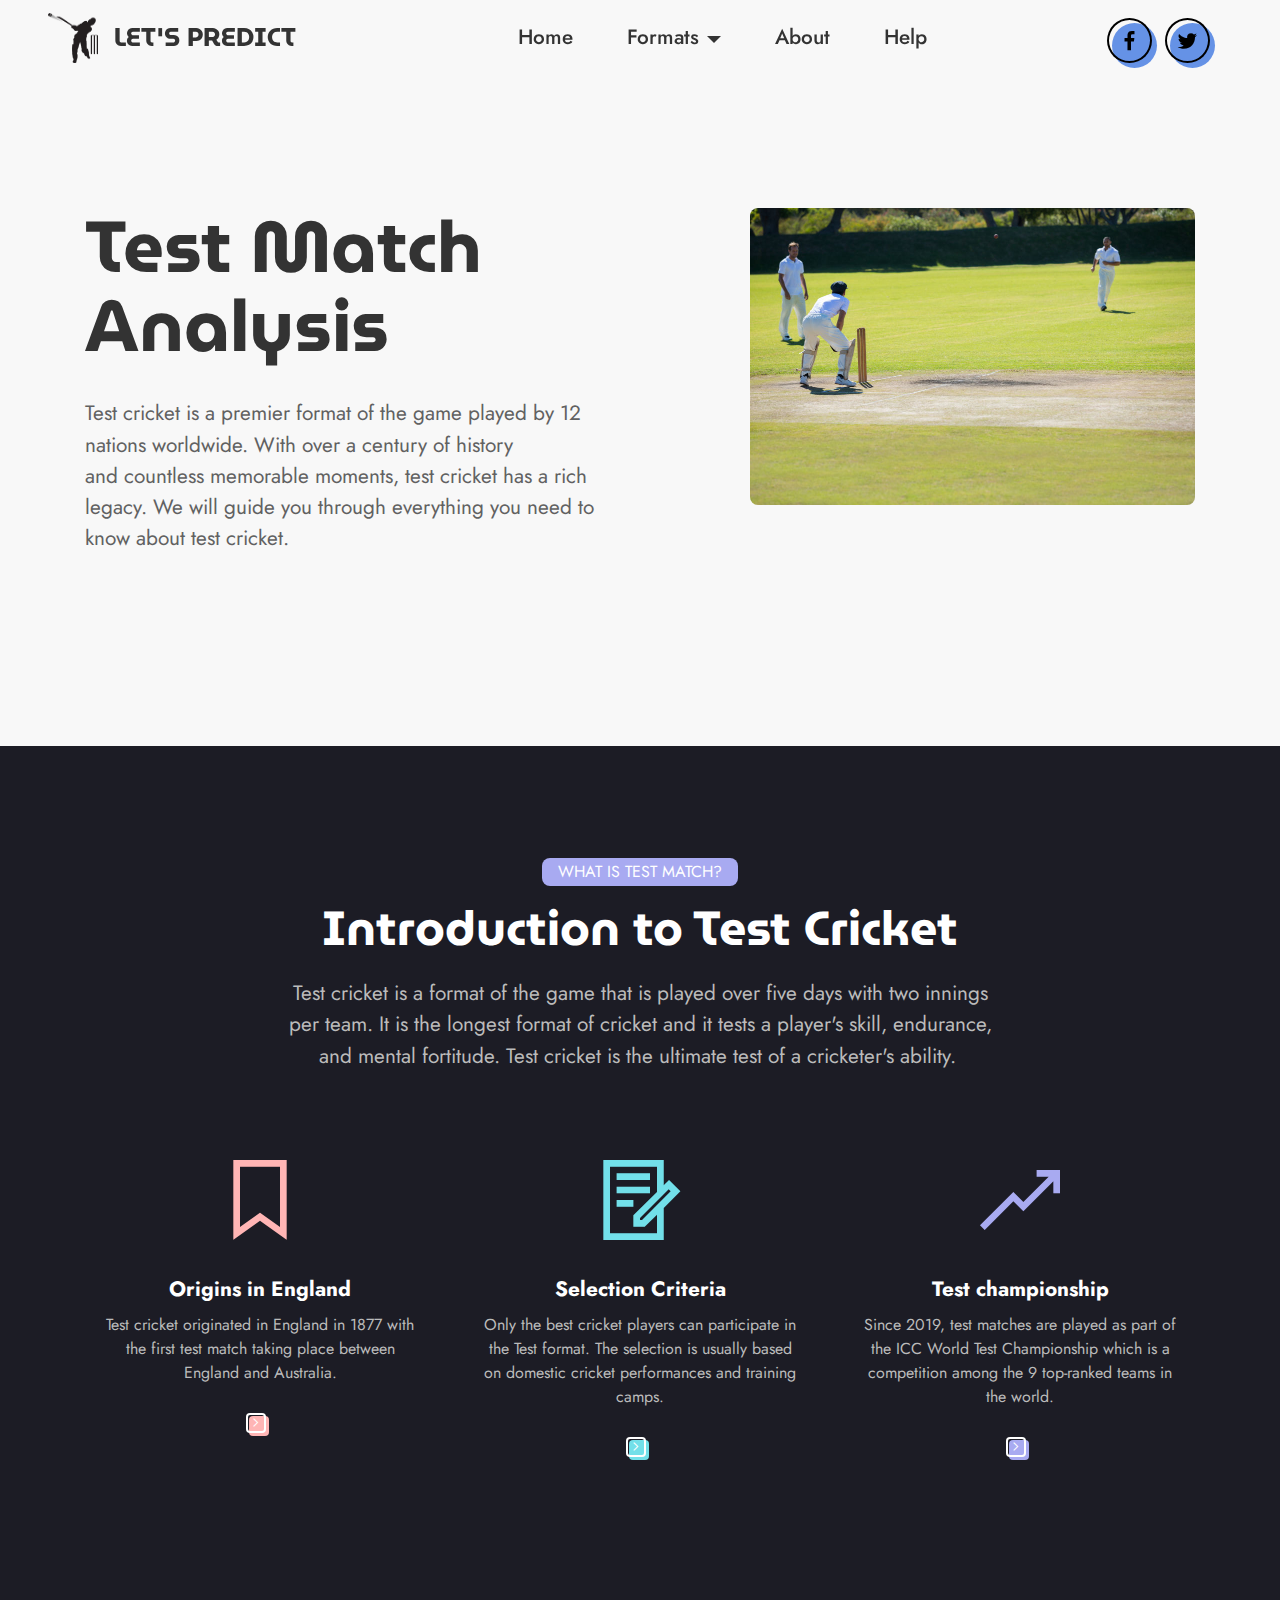
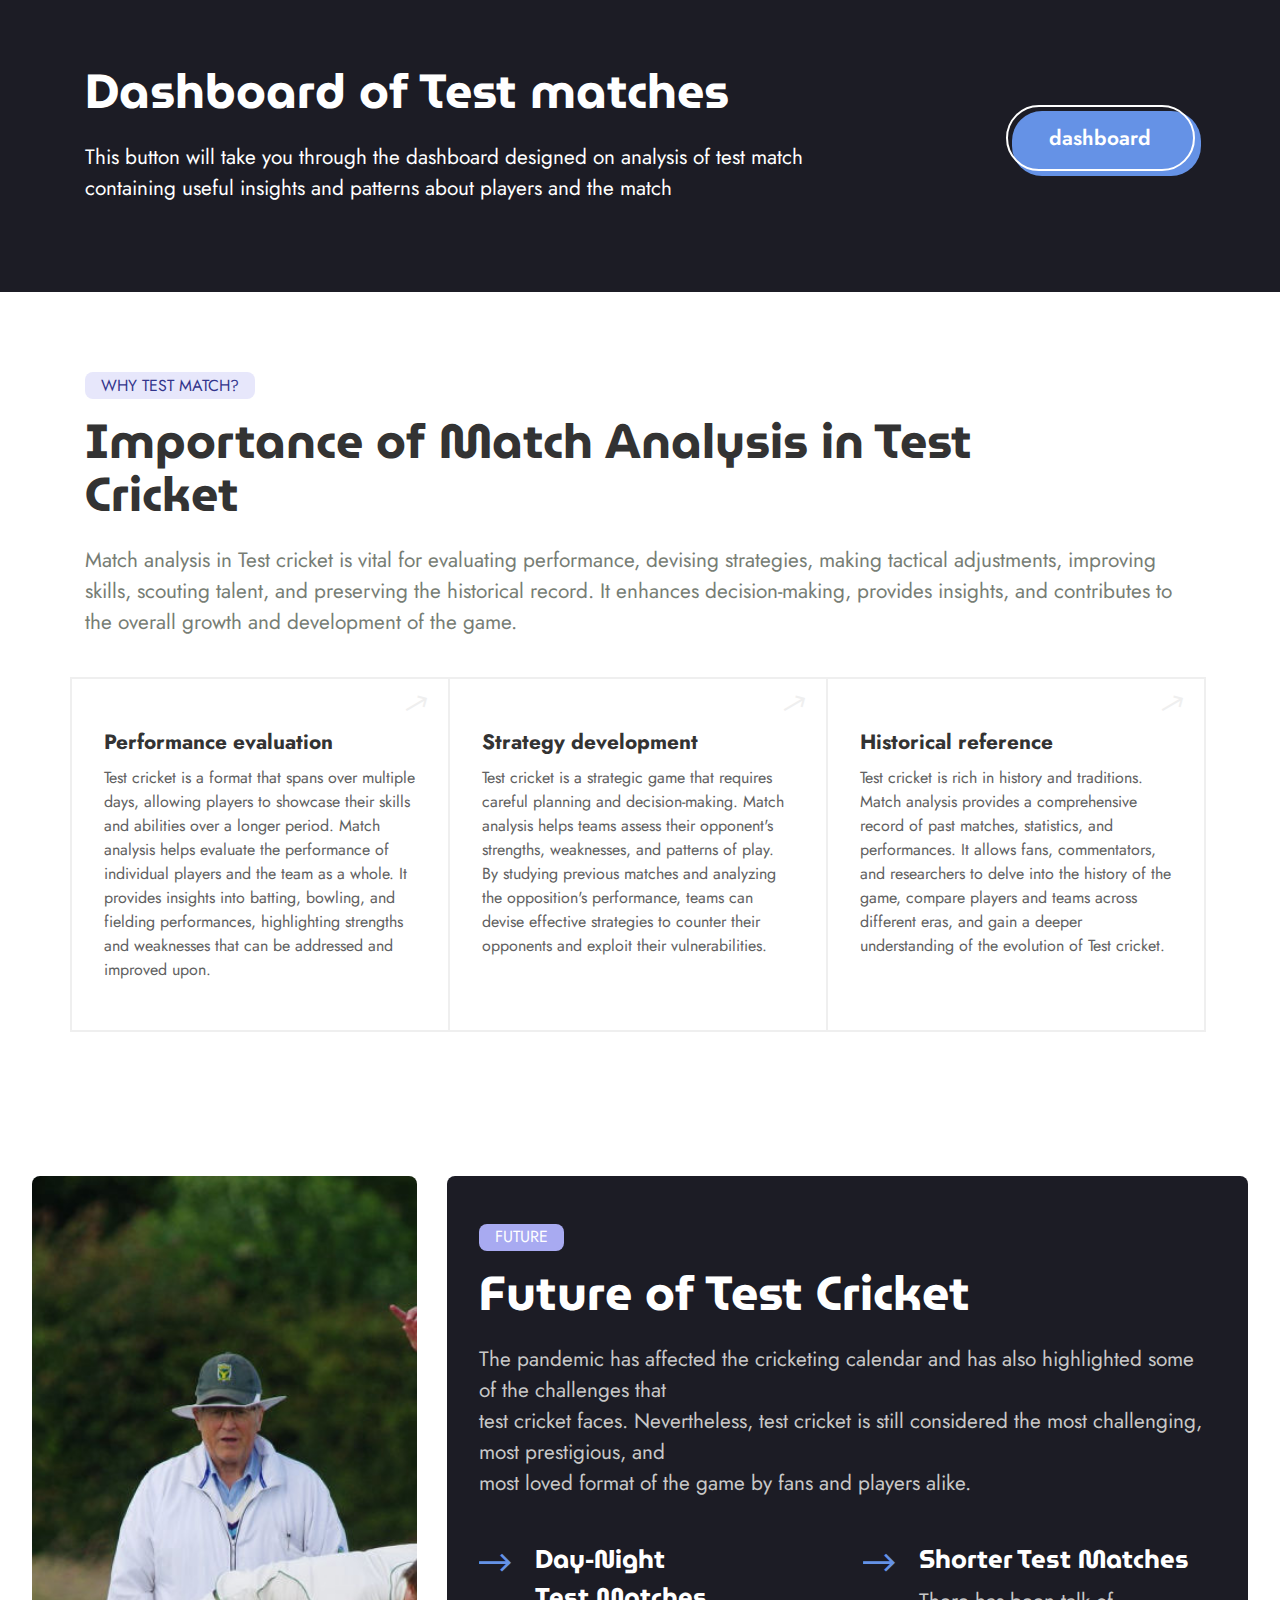
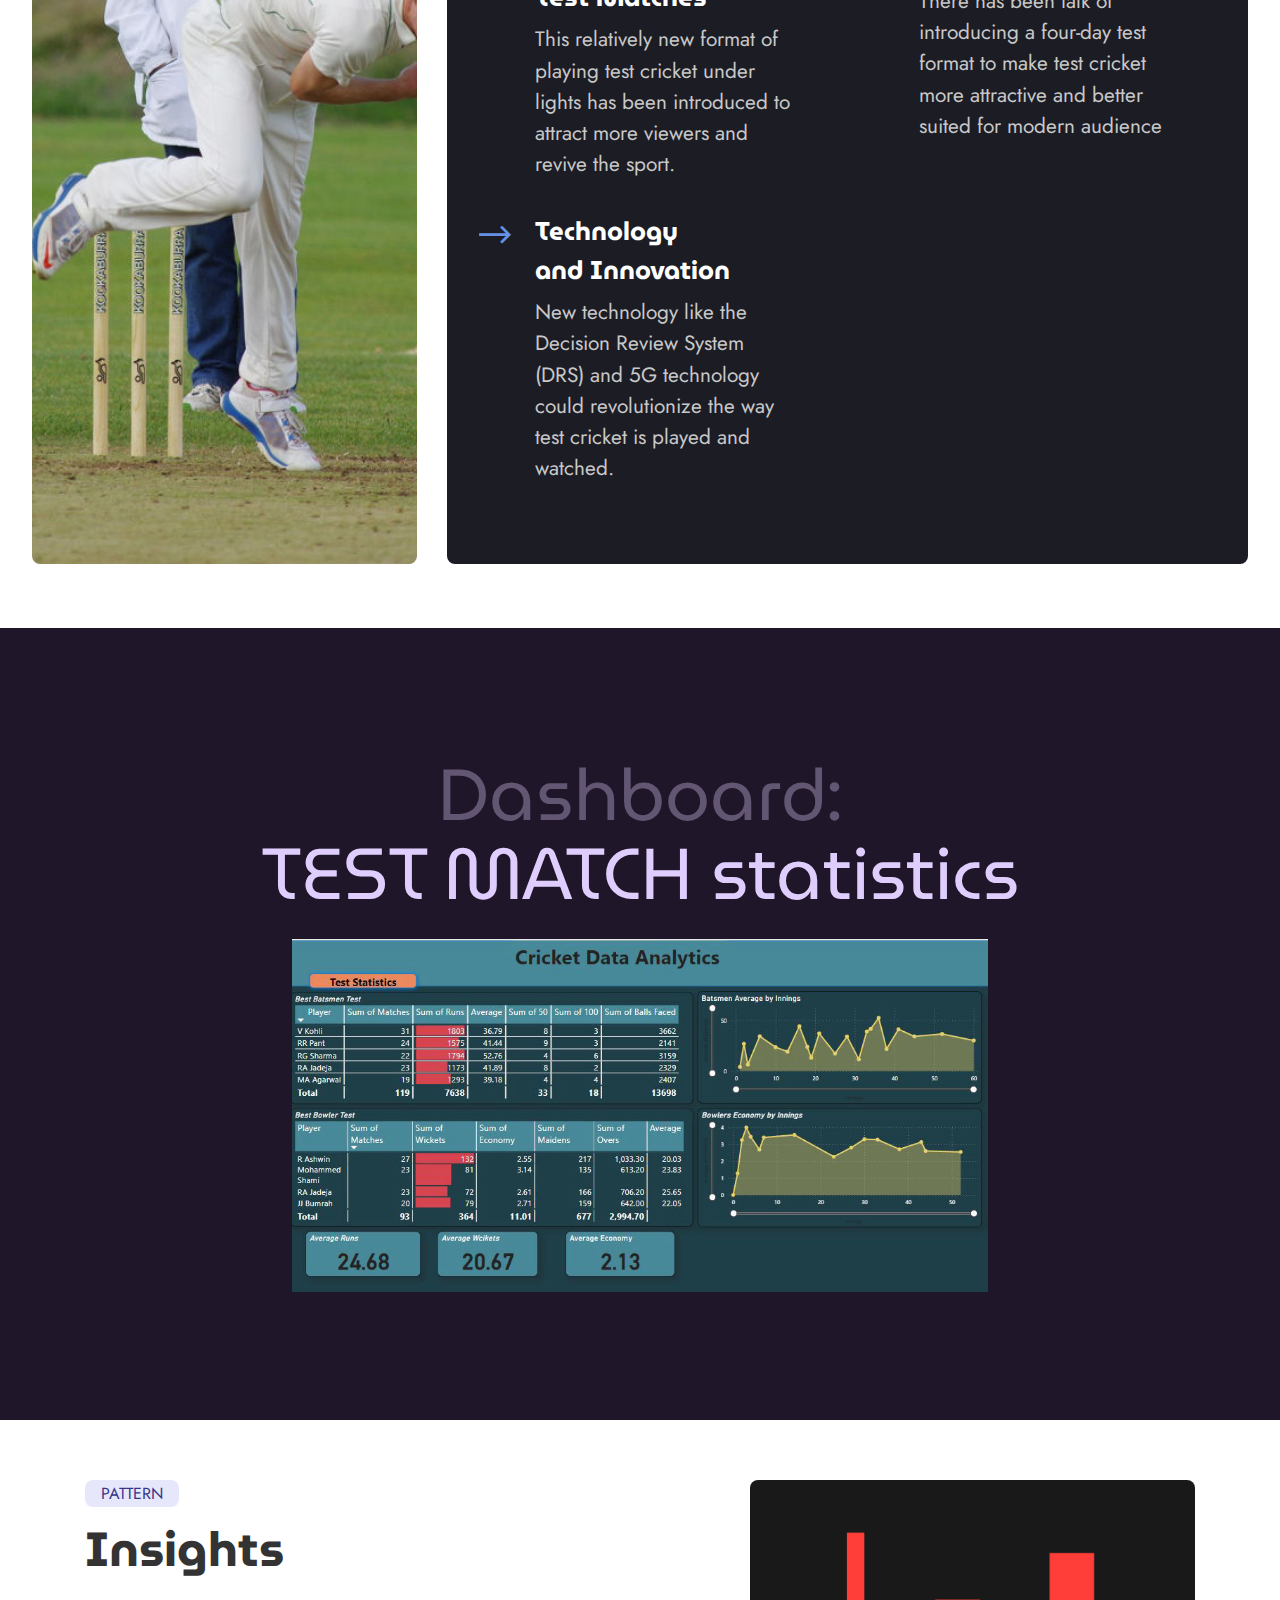
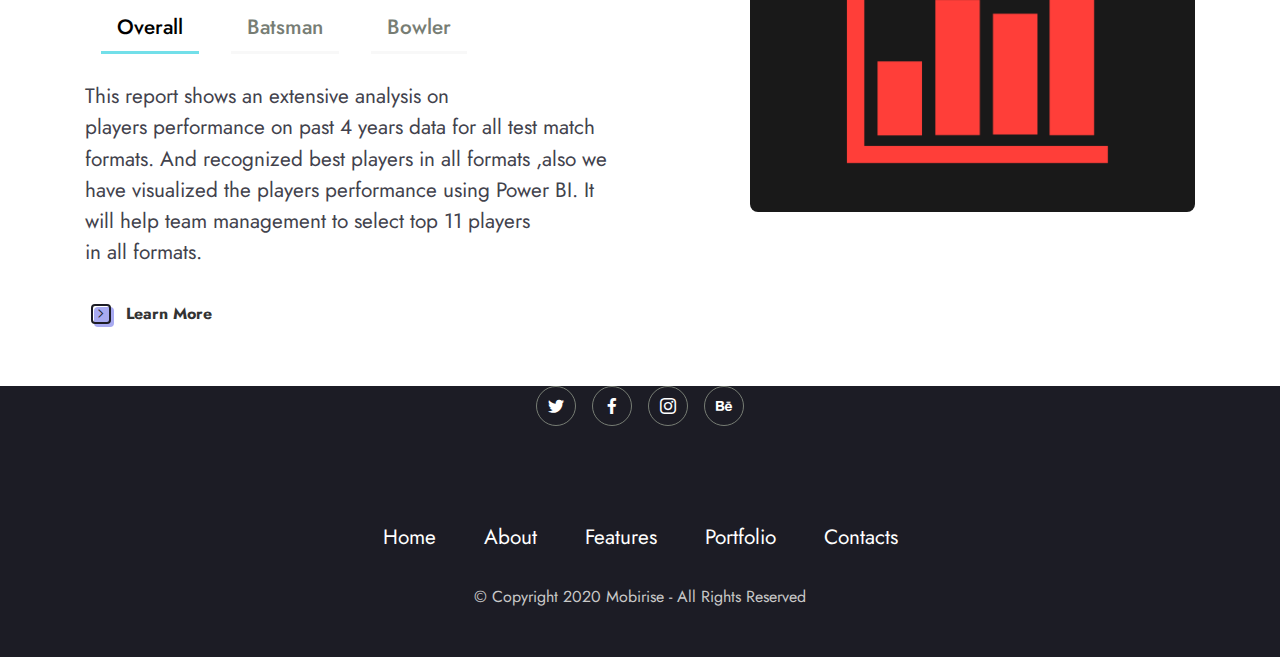
<file: page4.html>
<!DOCTYPE html>
<html  >
<head>
  <!-- Site made with Mobirise Website Builder v5.8.4, https://mobirise.com -->
  <meta charset="UTF-8">
  <meta http-equiv="X-UA-Compatible" content="IE=edge">
  <meta name="generator" content="Mobirise v5.8.4, mobirise.com">
  <meta name="viewport" content="width=device-width, initial-scale=1, minimum-scale=1">
  <link rel="shortcut icon" href="assets/images/mbr-100x111.png" type="image/x-icon">
  <meta name="description" content="">
  
  
  <title>TEST MATCH</title>
  <link rel="stylesheet" href="assets/web/assets/mobirise-icons2/mobirise2.css">
  <link rel="stylesheet" href="assets/tether/tether.min.css">
  <link rel="stylesheet" href="assets/bootstrap/css/bootstrap.min.css">
  <link rel="stylesheet" href="assets/bootstrap/css/bootstrap-grid.min.css">
  <link rel="stylesheet" href="assets/bootstrap/css/bootstrap-reboot.min.css">
  <link rel="stylesheet" href="assets/dropdown/css/style.css">
  <link rel="stylesheet" href="assets/socicon/css/styles.css">
  <link rel="stylesheet" href="assets/theme/css/style.css">
  <link rel="preload" href="https://fonts.googleapis.com/css?family=MuseoModerno:100,200,300,400,500,600,700,800,900,100i,200i,300i,400i,500i,600i,700i,800i,900i&display=swap" as="style" onload="this.onload=null;this.rel='stylesheet'">
  <noscript><link rel="stylesheet" href="https://fonts.googleapis.com/css?family=MuseoModerno:100,200,300,400,500,600,700,800,900,100i,200i,300i,400i,500i,600i,700i,800i,900i&display=swap"></noscript>
  <link rel="preload" href="https://fonts.googleapis.com/css?family=Jost:100,200,300,400,500,600,700,800,900,100i,200i,300i,400i,500i,600i,700i,800i,900i&display=swap" as="style" onload="this.onload=null;this.rel='stylesheet'">
  <noscript><link rel="stylesheet" href="https://fonts.googleapis.com/css?family=Jost:100,200,300,400,500,600,700,800,900,100i,200i,300i,400i,500i,600i,700i,800i,900i&display=swap"></noscript>
  <link rel="preload" as="style" href="assets/mobirise/css/mbr-additional.css"><link rel="stylesheet" href="assets/mobirise/css/mbr-additional.css" type="text/css">

  
  
  
</head>
<body>
  
  <section class="menu cid-tGS4zgVa5y" once="menu" id="menu1-1a">
  
  <nav class="navbar navbar-dropdown navbar-fixed-top navbar-expand-lg">
    <div class="container-fluid">
      <div class="navbar-brand">
        <span class="navbar-logo">
          <a href="https://mobirise.com">
            <img src="assets/images/mbr-100x111.png" alt="Mobirise">
          </a>
        </span>
        <span class="navbar-caption-wrap"><a class="navbar-caption text-black display-5" href="https://mobirise.com">LET'S PREDICT</a></span>
      </div>
      <button class="navbar-toggler" type="button" data-toggle="collapse" data-target="#navbarSupportedContent" aria-controls="navbarNavAltMarkup" aria-expanded="false" aria-label="Toggle navigation">
        <div class="hamburger">
          <span></span>
          <span></span>
          <span></span>
          <span></span>
        </div>
      </button>
      <div class="collapse navbar-collapse" id="navbarSupportedContent">
        <ul class="navbar-nav nav-dropdown nav-right" data-app-modern-menu="true"><li class="nav-item"><a class="nav-link link text-black text-primary display-7" href="index.html#header01-0">
              Home</a></li>
          <li class="nav-item dropdown"><a class="nav-link link text-black dropdown-toggle display-7" href="https://mobirise.com" data-toggle="dropdown-submenu" aria-expanded="false">Formats</a>
            <div class="dropdown-menu"><a class="text-black dropdown-item text-primary display-7" href="page1.html#header02-1">ODI</a><a class="text-black dropdown-item text-primary display-7" href="page3.html#header02-k" aria-expanded="false">T20I</a><a class="text-black dropdown-item text-primary display-7" href="page4.html#header02-w" aria-expanded="false">Test match</a></div>
          </li>
          <li class="nav-item"><a class="nav-link link text-black display-7" href="https://mobirise.com">About</a>
          </li>
          <li class="nav-item"><a class="nav-link link text-black text-primary display-7" href="index.html#accordion02-1b">Help</a></li></ul>
        <div class="icons-menu">
          <a class="iconfont-wrapper" href="https://m.facebook.com/178697151159/" target="_blank">
            <span class="icon-bg"></span>
            <span class="p-2 mbr-iconfont socicon-facebook socicon"></span>
          </a>
          <a class="iconfont-wrapper" href="https://twitter.com/bcci?s=11" target="_blank">
            <span class="icon-bg"></span>
            <span class="p-2 mbr-iconfont socicon-twitter socicon"></span>
          </a>
          
          
        </div>
        
      </div>
    </div>
  </nav>

</section>

<section class="header2 cid-tGO1Y4HTnh" id="header02-w">
    
    
    <div class="container">
        <div class="row">
            <div class="col-12 col-lg-6 col-md-12 align-left md-pb">
                
                <h1 class="mbr-section-title mbr-fonts-style pb-4 display-1"><strong>Test Match Analysis</strong></h1>
                <p class="mbr-text mbr-fonts-style pb-5 display-7">Test cricket is a premier format of the game played by 12 nations worldwide. With over a century of history
<br>and countless memorable moments, test cricket has a rich legacy. We will guide you through everything you need to know about test cricket.<br></p>
                
            </div>

            <div class="col-lg-5 col-md-12 col-12">
                <img src="assets/images/cricket-match-at-grassy-field-2021-08-28-22-12-39-utc-890x593.jpg" alt="Mobirise">
            </div>
        </div>
    </div>
</section>

<section class="features10 cid-tGO1Y5qoAB" id="features010-x">
    
    
    <div class="container">
        <div class="row justify-content-center">

            <div class="col-lg-8 col-md-12">
                <div class="align-wrapper align-center">
                    <h5 class="main-sub-title mbr-fonts-style mb-3 display-4">WHAT IS TEST MATCH?</h5>
                </div>
                <h3 class="main-title align-center mbr-fonts-style pb-3 display-2"><strong>Introduction to Test Cricket</strong></h3>
                <p class="main-text align-center mbr-fonts-style pb-4 display-7">Test cricket is a format of the game that is played over five days with two innings per team. It is the longest format of cricket and it tests a player's skill, endurance, and mental fortitude. Test cricket is the ultimate test of a cricketer's ability.&nbsp;</p>
            </div>
        </div>
        <div class="row justify-content-center">
            <div class="card col-12 col-md-6 md-pb col-lg-4">
                <div class="card-wrapper">
                    <div class="img-wrapper">
                        <span class="mbr-iconfont icon1 mobi-mbri-bookmark mobi-mbri"></span>
                    </div>
                    <div class="card-box">
                        <h4 class="card-title card-title1 mbr-fonts-style mb-2 display-7"><strong>Origins in England</strong></h4>
                        <h5 class="card-text mbr-fonts-style pb-3 display-4">Test cricket originated in England in 1877 with
<div>the first test match taking place between
</div><div>England and Australia.
</div></h5>
                        <div class="link-align-wrapper align-center">
                            <div class="inline-wrapper">
                                <div class="link-wrapper mbr-flex">
                                    <a class="iconfont-wrapper mbr-media show-modal" data-toggle="modal" data-target=".w1" href="#">
                                        <span class="icon-bg link1"></span>
                                        <span class="p-2 mbr-iconfont mobi-mbri-arrow-next mobi-mbri"></span>
                                    </a>

                                    <p class="link align-left mbr-fonts-style display-4"></p>
                                </div>
                            </div>
                        </div>
                    </div>
                </div>
            </div>
            <div class="card col-12 col-md-6 md-pb col-lg-4">
                <div class="card-wrapper">
                    <div class="img-wrapper">
                        <span class="mbr-iconfont icon2 mobi-mbri-contact-form mobi-mbri"></span>
                    </div>
                    <div class="card-box">
                        <h4 class="card-title card-title2 mbr-fonts-style mb-2 display-7"><strong>Selection Criteria</strong></h4>
                        <h5 class="card-text mbr-fonts-style pb-3 display-4">Only the best cricket players can participate in
<div>the Test format. The selection is usually based
</div><div>on domestic cricket performances and training
</div><div>camps.</div></h5>
                        <div class="link-align-wrapper align-center">
                            <div class="inline-wrapper">
                                <div class="link-wrapper mbr-flex">
                                    <a class="iconfont-wrapper mbr-media show-modal" data-toggle="modal" data-target=".w1" href="#">
                                        <span class="icon-bg link2"></span>
                                        <span class="p-2 mbr-iconfont mobi-mbri-arrow-next mobi-mbri"></span>
                                    </a>

                                    <p class="link align-left mbr-fonts-style display-4"></p>
                                </div>
                            </div>
                        </div>
                    </div>
                </div>
            </div>
            <div class="card col-12 col-md-6 md-pb col-lg-4">
                <div class="card-wrapper">
                    <div class="img-wrapper">
                        <span class="mbr-iconfont icon3 mobi-mbri-growing-chart mobi-mbri"></span>
                    </div>
                    <div class="card-box">
                        <h4 class="card-title card-title3 mbr-fonts-style mb-2 display-7"><strong>Test championship</strong></h4>
                        <h5 class="card-text mbr-fonts-style pb-3 display-4">Since 2019, test matches are played as part of
<div>the ICC World Test Championship which is a
</div><div>competition among the 9 top-ranked teams in
</div><div>the world.
</div></h5>
                        <div class="link-align-wrapper align-center">
                            <div class="inline-wrapper">
                                <div class="link-wrapper mbr-flex">
                                    <a class="iconfont-wrapper mbr-media show-modal" data-toggle="modal" data-target=".w1" href="#">
                                        <span class="icon-bg link3"></span>
                                        <span class="p-2 mbr-iconfont mobi-mbri-arrow-next mobi-mbri"></span>
                                    </a>

                                    <p class="link align-left mbr-fonts-style display-4"></p>
                                </div>
                            </div>
                        </div>
                    </div>
                </div>
            </div>
            
        </div>
    </div>
</section>

<section class="info1 cid-tGO1Y5ZRgy" id="info01-y">
    
    
    <div class="align-left container">
        <div class="row justify-content-center">
            <div class="col-12 col-lg-8">
                <h3 class="mbr-section-title mb-4 mbr-fonts-style display-2"><strong>Dashboard of Test matches</strong></h3>
                <p class="mbr-text mb-2 mbr-fonts-style display-7">This button will take you through the dashboard designed on analysis of test match containing useful insights and patterns about players and the match&nbsp;</p>
            </div>
            <div class="col-12 col-lg-4 my-auto align-right">

                <div class="mbr-section-btn"><a class="btn btn-lg btn-secondary-outline display-7" href="https://www.novypro.com/project/cricket-data-analysis-4">dashboard</a></div>
            </div>
        </div>
    </div>
</section>

<section class="features12 cid-tGO1Y6mU4I" id="features012-z">
    
    
    <div class="container">
        <div class="row">

            <div class="col-lg-12 col-md-12">
                <div class="align-wrapper align-left">
                    <h5 class="main-sub-title mbr-fonts-style mb-3 display-4">WHY TEST MATCH?</h5>
                </div>
                <h3 class="main-title align-left mbr-fonts-style pb-3 display-2"><strong>Importance of Match Analysis in Test</strong><div><strong>Cricket</strong></div></h3>
                <p class="main-text align-left mbr-fonts-style pb-4 display-7">Match analysis in Test cricket is vital for evaluating performance, devising strategies, making tactical adjustments, improving skills, scouting talent, and preserving the historical record. It enhances decision-making, provides insights, and contributes to the overall growth and development of the game.<br></p>
            </div>
        </div>
        <div class="row">
            <div class="card col-12 col-md-6 col-lg-4 md-pb">
                <span class="arrow mobi-mbri-right mobi-mbri"></span>
                <div class="card-wrapper align-left">
                    
                    <div class="card-box">
                        <h4 class="card-title mbr-fonts-style mb-2 display-7"><strong>Performance evaluation</strong></h4>
                        <h5 class="card-text mbr-fonts-style display-4">Test cricket is a format that spans over multiple days, allowing players to showcase their skills and abilities over a longer period. Match analysis helps evaluate the performance of individual players and the team as a whole. It provides insights into batting, bowling, and fielding performances, highlighting strengths and weaknesses that can be addressed and improved upon.</h5>
                    </div>
                </div>
            </div>
            <div class="card col-12 col-md-6 col-lg-4 md-pb">
                <span class="arrow mobi-mbri-right mobi-mbri"></span>
                <div class="card-wrapper align-left">
                    
                    <div class="card-box">
                        <h4 class="card-title mbr-fonts-style mb-2 display-7"><strong>Strategy development&nbsp;</strong></h4>
                        <h5 class="card-text mbr-fonts-style display-4">Test cricket is a strategic game that requires careful planning and decision-making. Match analysis helps teams assess their opponent's strengths, weaknesses, and patterns of play. By studying previous matches and analyzing the opposition's performance, teams can devise effective strategies to counter their opponents and exploit their vulnerabilities.</h5>
                    </div>
                </div>
            </div>
            <div class="card col-12 col-md-6 col-lg-4 md-pb">
                <span class="arrow mobi-mbri-right mobi-mbri"></span>
                <div class="card-wrapper align-left">
                    
                    <div class="card-box">
                        <h4 class="card-title mbr-fonts-style mb-2 display-7"><strong>Historical reference</strong></h4>
                        <h5 class="card-text mbr-fonts-style display-4">Test cricket is rich in history and traditions. Match analysis provides a comprehensive record of past matches, statistics, and performances. It allows fans, commentators, and researchers to delve into the history of the game, compare players and teams across different eras, and gain a deeper understanding of the evolution of Test cricket.</h5>
                    </div>
                </div>
            </div>
            
            
            
        </div>
    </div>
</section>

<section class="features3 cid-tGO1Y746JW" id="features03-10">
    
    
    <div class="container-fluid">
        <div class="row justify-content-center">
            <div class="col-lg-4 col-md-12 md-pb">
                <img src="assets/images/mbr-1309x871.jpg" alt="Mobirise" title="">
            </div>

            <div class="col-lg-8 col-md-12 align-left my-auto">
                <div class="wrapper">
                    <div class="row p0 mbr-white align-left">
                        <div class="col-lg-12">
                            <div class="align-wrapper align-left">
                                <h5 class="main-sub-title mbr-fonts-style mb-3 display-4">FUTURE</h5>
                            </div>
                            <h3 class="main-title align-left mbr-fonts-style pb-3 display-2"><strong>Future of Test Cricket</strong></h3>
                            <p class="main-text align-left mbr-fonts-style pb-4 display-7">The pandemic has affected the cricketing calendar and has also highlighted some of the challenges that
<br>test cricket faces. Nevertheless, test cricket is still considered the most challenging, most prestigious, and
<br>most loved format of the game by fans and players alike.&nbsp;</p>
                        </div>
                        <div class="card col-12 col-md-12 col-lg-6 md-pb">
                            <div class="card-wrapper">
                                <span class="mbr-iconfont mobi-mbri-right mobi-mbri"></span>
                                <div class="card-box">
                                    <h4 class="card-title mbr-fonts-style mb-2 display-5"><strong>Day-Night Test&nbsp;</strong><strong>Matches</strong></h4>
                                    <p class="card-text mbr-fonts-style display-7">This relatively new format of
<br>playing test cricket under
<br>lights has been introduced to
<br>attract more viewers and
<br>revive the sport.&nbsp;</p>
                                </div>
                            </div>
                        </div>
                        <div class="card col-12 col-md-12 col-lg-6 md-pb">
                            <div class="card-wrapper">
                                <span class="mbr-iconfont mobi-mbri-right mobi-mbri"></span>
                                <div class="card-box">
                                    <h4 class="card-title mbr-fonts-style mb-2 display-5"><strong>Shorter Test Matches</strong></h4>
                                    <p class="card-text mbr-fonts-style display-7">There has been talk of
<br>introducing a four-day test
<br>format to make test cricket
<br>more attractive and better
<br>suited for modern audience</p>
                                </div>
                            </div>
                        </div>
                        <div class="card col-12 col-md-12 col-lg-6 md-pb">
                            <div class="card-wrapper">
                                <span class="mbr-iconfont mobi-mbri-right mobi-mbri"></span>
                                <div class="card-box">
                                    <h4 class="card-title mbr-fonts-style mb-2 display-5"><strong>Technology and&nbsp;</strong><strong>Innovation</strong></h4>
                                    <p class="card-text mbr-fonts-style display-7">New technology like the
<br>Decision Review System
<br>(DRS) and 5G technology
<br>could revolutionize the way
<br>test cricket is played and
<br>watched.</p>
                                </div>
                            </div>
                        </div>
                        
                    </div>
                </div>
            </div>
        </div>
    </div>
</section>

<section data-bs-version="5.1" class="corem5 image2 cid-tGO1Y7CcLK" id="image02-11">
    

    
    
    <div class="container-fluid">
        <div class="row justify-content-center">
            <div class="title col-md-12 align-left pb-3 col-lg-12">
                <h3 class="mbr-section-title m-0 p-0 mbr-fonts-style align-left display-1">Dashboard:</h3>
                <h4 class="mbr-section-subtitle align-left mbr-fonts-style display-1">TEST MATCH statistics</h4>

            </div>
            <div class="col-lg-7 m-auto">

                <div class="item-img">
                    <a href="https://www.novypro.com/project/cricket-data-analysis-4"><img src="assets/images/f73cddad-f1a7-4541-9798-531aa92ecc1d-990x502.jpg" alt="Mobirise Website Builder"></a>
                </div>
            </div>
        </div>
    </div>
</section>

<section class="tabs2 cid-tGO1Y7ZWHN" id="tabs02-12">

    

    
    <div class="container">

        <div class="row">
            <div class="col-12 col-md-12 md-pb col-lg-6">

                <div class="align-wrapper align-left">
                    <h5 class="main-sub-title mbr-fonts-style mb-3 display-4">PATTERN</h5>
                </div>


                <h2 class="title align-left pb-3 mbr-fonts-style display-2"><strong>Insights</strong></h2>

                <ul class="nav nav-tabs" role="tablist">
                    <li class="nav-item"><a class="nav-link mbr-fonts-style show active display-7" role="tab" data-toggle="tab" href="#tabs02-12_tab0" aria-selected="true">
                            Overall</a></li>
                    <li class="nav-item"><a class="nav-link mbr-fonts-style show active display-7" role="tab" data-toggle="tab" href="#tabs02-12_tab1" aria-selected="true">Batsman</a></li>
                    <li class="nav-item"><a class="nav-link mbr-fonts-style show active display-7" role="tab" data-toggle="tab" href="#tabs02-12_tab2" aria-selected="true">Bowler</a></li>
                </ul>
                <div class="tab-content">
                    <div id="tab1" class="tab-pane in active" role="tabpanel">
                        <div class="row">
                            <div class="col-md-12">
                                <p class="mbr-text pt-4 mbr-fonts-style display-7">This report shows an extensive analysis on<br>players performance on past 4 years data for all test match formats. And recognized best players in all formats ,also we have visualized the players performance using Power BI. It will help team management to select top 11 players in&nbsp;all&nbsp;formats.<br></p>
                            </div>
                        </div>
                    </div>
                    <div id="tab2" class="tab-pane" role="tabpanel">
                        <div class="row">
                            <div class="col-md-12">
                                <p class="mbr-text pt-4 mbr-fonts-style display-7">V Kohli, RR Pant, RG Sharma, RA Jadeja, MA Aggarwwal are the top 5 batsman of test cricket with highest score of runs of 1803.</p>
                            </div>
                        </div>
                    </div>
                    <div id="tab3" class="tab-pane" role="tabpanel">
                        <div class="row">
                            <div class="col-md-12">
                                <p class="mbr-text pt-4 mbr-fonts-style display-7">Best bowler are R Ashwin, Mohmmad Shami, RA Jadeja, JJ Bumrah with highest sum of wickets of 132.</p>
                            </div>
                        </div>
                    </div>



                </div>

                <div class="link-align-wrapper align-left">
                    <div class="inline-wrapper">
                        <div class="link-wrapper mbr-flex">
                            <a class="iconfont-wrapper mbr-media show-modal" data-toggle="modal" data-target=".w1" href="#">
                                <span class="icon-bg icon1"></span>
                                <span class="p-2 mbr-iconfont mobi-mbri-arrow-next mobi-mbri"></span>
                            </a>

                            <p class="link align-left mbr-fonts-style display-4"><a href="https://www.novypro.com/project/cricket-data-analysis-4" class="text-black text-primary"><strong>Learn More</strong></a><br></p>

                        </div>
                    </div>
                </div>
            </div>

            <div class="col-lg-5 col-md-12">
                <img src="assets/images/mbr-1020x761.png" alt="Mobirise" title="">
            </div>

        </div>
    </div>
</section>

<section class="social1 cid-tGO1Y9nSIt" id="social01-15">
    
    <div class="container">
        <div class="row justify-content-center">
            <div class="col-lg-12">
                <div class="wrapper">
                    <div class="icon-wrapper">
                        <span class="mbr-iconfont socicon-twitter socicon"></span>
                    </div>

                    <div class="icon-wrapper">
                        <span class="mbr-iconfont socicon-facebook socicon"></span>
                    </div>

                    <div class="icon-wrapper">
                        <span class="mbr-iconfont socicon-instagram socicon"></span>
                    </div>

                    <div class="icon-wrapper">
                        <span class="mbr-iconfont socicon-behance socicon"></span>
                    </div>

                    

                </div>

            </div>
        </div>
    </div>
</section>

<section class="footer1 cid-tGO1Y9KXV5" once="footers" id="footer01-16">
    

    

    <div class="container">
        <div class="media-container-row align-center mbr-white">
            <div class="row row-links">
                <ul class="foot-menu">
                    
                    
                    
                    
                    
                <li class="foot-menu-item mbr-fonts-style display-7">Home</li><li class="foot-menu-item mbr-fonts-style display-7">About</li><li class="foot-menu-item mbr-fonts-style display-7">Features</li><li class="foot-menu-item mbr-fonts-style display-7">Portfolio</li><li class="foot-menu-item mbr-fonts-style display-7">Contacts</li></ul>
            </div>
            
            <div class="row row-copirayt">
                <p class="mbr-text mb-0 mbr-fonts-style mbr-white align-center display-4">
                    © Copyright 2020 Mobirise - All Rights Reserved
                </p>
            </div>
        </div>
    </div>
</section>


<script src="assets/web/assets/jquery/jquery.min.js"></script>
  <script src="assets/popper/popper.min.js"></script>
  <script src="assets/tether/tether.min.js"></script>
  <script src="assets/bootstrap/js/bootstrap.min.js"></script>
  <script src="assets/smoothscroll/smooth-scroll.js"></script>
  <script src="assets/dropdown/js/nav-dropdown.js"></script>
  <script src="assets/dropdown/js/navbar-dropdown.js"></script>
  <script src="assets/touchswipe/jquery.touch-swipe.min.js"></script>
  <script src="assets/mbr-tabs/mbr-tabs.js"></script>
  <script src="assets/mobirise-tabs/mbr-tabs.js"></script>
  <script src="assets/theme/js/script.js"></script>
  
  
  
</body>
</html>
</file>
<file: assets/web/assets/mobirise-icons2/mobirise2.css>
@font-face {
  font-family: 'Moririse2';
  font-display: swap;
  src:  url('mobirise2.eot?f2bix4');
  src:  url('mobirise2.eot?f2bix4#iefix') format('embedded-opentype'),
    url('mobirise2.ttf?f2bix4') format('truetype'),
    url('mobirise2.woff?f2bix4') format('woff'),
    url('mobirise2.svg?f2bix4#mobirise2') format('svg');
  font-weight: normal;
  font-style: normal;
}

[class^="mobi-"], [class*=" mobi-"] {
  /* use !important to prevent issues with browser extensions that change fonts */
  font-family: 'Moririse2' !important;
  speak: none;
  font-style: normal;
  font-weight: normal;
  font-variant: normal;
  text-transform: none;
  line-height: 1;

  /* Better Font Rendering =========== */
  -webkit-font-smoothing: antialiased;
  -moz-osx-font-smoothing: grayscale;
}

.mobi-mbri-add-submenu:before {
  content: "\e900";
}
.mobi-mbri-alert:before {
  content: "\e901";
}
.mobi-mbri-align-center:before {
  content: "\e902";
}
.mobi-mbri-align-justify:before {
  content: "\e903";
}
.mobi-mbri-align-left:before {
  content: "\e904";
}
.mobi-mbri-align-right:before {
  content: "\e905";
}
.mobi-mbri-android:before {
  content: "\e906";
}
.mobi-mbri-apple:before {
  content: "\e907";
}
.mobi-mbri-arrow-down:before {
  content: "\e908";
}
.mobi-mbri-arrow-next:before {
  content: "\e909";
}
.mobi-mbri-arrow-prev:before {
  content: "\e90a";
}
.mobi-mbri-arrow-up:before {
  content: "\e90b";
}
.mobi-mbri-bold:before {
  content: "\e90c";
}
.mobi-mbri-bookmark:before {
  content: "\e90d";
}
.mobi-mbri-bootstrap:before {
  content: "\e90e";
}
.mobi-mbri-briefcase:before {
  content: "\e90f";
}
.mobi-mbri-browse:before {
  content: "\e910";
}
.mobi-mbri-bulleted-list:before {
  content: "\e911";
}
.mobi-mbri-calendar:before {
  content: "\e912";
}
.mobi-mbri-camera:before {
  content: "\e913";
}
.mobi-mbri-cart-add:before {
  content: "\e914";
}
.mobi-mbri-cart-full:before {
  content: "\e915";
}
.mobi-mbri-cash:before {
  content: "\e916";
}
.mobi-mbri-change-style:before {
  content: "\e917";
}
.mobi-mbri-chat:before {
  content: "\e918";
}
.mobi-mbri-clock:before {
  content: "\e919";
}
.mobi-mbri-close:before {
  content: "\e91a";
}
.mobi-mbri-cloud:before {
  content: "\e91b";
}
.mobi-mbri-code:before {
  content: "\e91c";
}
.mobi-mbri-contact-form:before {
  content: "\e91d";
}
.mobi-mbri-credit-card:before {
  content: "\e91e";
}
.mobi-mbri-cursor-click:before {
  content: "\e91f";
}
.mobi-mbri-cust-feedback:before {
  content: "\e920";
}
.mobi-mbri-database:before {
  content: "\e921";
}
.mobi-mbri-delivery:before {
  content: "\e922";
}
.mobi-mbri-desktop:before {
  content: "\e923";
}
.mobi-mbri-devices:before {
  content: "\e924";
}
.mobi-mbri-down:before {
  content: "\e925";
}
.mobi-mbri-download-2:before {
  content: "\e926";
}
.mobi-mbri-download:before {
  content: "\e927";
}
.mobi-mbri-drag-n-drop-2:before {
  content: "\e928";
}
.mobi-mbri-drag-n-drop:before {
  content: "\e929";
}
.mobi-mbri-edit-2:before {
  content: "\e92a";
}
.mobi-mbri-edit:before {
  content: "\e92b";
}
.mobi-mbri-error:before {
  content: "\e92c";
}
.mobi-mbri-extension:before {
  content: "\e92d";
}
.mobi-mbri-features:before {
  content: "\e92e";
}
.mobi-mbri-file:before {
  content: "\e92f";
}
.mobi-mbri-flag:before {
  content: "\e930";
}
.mobi-mbri-folder:before {
  content: "\e931";
}
.mobi-mbri-gift:before {
  content: "\e932";
}
.mobi-mbri-github:before {
  content: "\e933";
}
.mobi-mbri-globe-2:before {
  content: "\e934";
}
.mobi-mbri-globe:before {
  content: "\e935";
}
.mobi-mbri-growing-chart:before {
  content: "\e936";
}
.mobi-mbri-hearth:before {
  content: "\e937";
}
.mobi-mbri-help:before {
  content: "\e938";
}
.mobi-mbri-home:before {
  content: "\e939";
}
.mobi-mbri-hot-cup:before {
  content: "\e93a";
}
.mobi-mbri-idea:before {
  content: "\e93b";
}
.mobi-mbri-image-gallery:before {
  content: "\e93c";
}
.mobi-mbri-image-slider:before {
  content: "\e93d";
}
.mobi-mbri-info:before {
  content: "\e93e";
}
.mobi-mbri-italic:before {
  content: "\e93f";
}
.mobi-mbri-key:before {
  content: "\e940";
}
.mobi-mbri-laptop:before {
  content: "\e941";
}
.mobi-mbri-layers:before {
  content: "\e942";
}
.mobi-mbri-left-right:before {
  content: "\e943";
}
.mobi-mbri-left:before {
  content: "\e944";
}
.mobi-mbri-letter:before {
  content: "\e945";
}
.mobi-mbri-like:before {
  content: "\e946";
}
.mobi-mbri-link:before {
  content: "\e947";
}
.mobi-mbri-lock:before {
  content: "\e948";
}
.mobi-mbri-login:before {
  content: "\e949";
}
.mobi-mbri-logout:before {
  content: "\e94a";
}
.mobi-mbri-magic-stick:before {
  content: "\e94b";
}
.mobi-mbri-map-pin:before {
  content: "\e94c";
}
.mobi-mbri-menu:before {
  content: "\e94d";
}
.mobi-mbri-mobile-2:before {
  content: "\e94e";
}
.mobi-mbri-mobile-horizontal:before {
  content: "\e94f";
}
.mobi-mbri-mobile:before {
  content: "\e950";
}
.mobi-mbri-mobirise:before {
  content: "\e951";
}
.mobi-mbri-more-horizontal:before {
  content: "\e952";
}
.mobi-mbri-more-vertical:before {
  content: "\e953";
}
.mobi-mbri-music:before {
  content: "\e954";
}
.mobi-mbri-new-file:before {
  content: "\e955";
}
.mobi-mbri-numbered-list:before {
  content: "\e956";
}
.mobi-mbri-opened-folder:before {
  content: "\e957";
}
.mobi-mbri-pages:before {
  content: "\e958";
}
.mobi-mbri-paper-plane:before {
  content: "\e959";
}
.mobi-mbri-paperclip:before {
  content: "\e95a";
}
.mobi-mbri-phone:before {
  content: "\e95b";
}
.mobi-mbri-photo:before {
  content: "\e95c";
}
.mobi-mbri-photos:before {
  content: "\e95d";
}
.mobi-mbri-pin:before {
  content: "\e95e";
}
.mobi-mbri-play:before {
  content: "\e95f";
}
.mobi-mbri-plus:before {
  content: "\e960";
}
.mobi-mbri-preview:before {
  content: "\e961";
}
.mobi-mbri-print:before {
  content: "\e962";
}
.mobi-mbri-protect:before {
  content: "\e963";
}
.mobi-mbri-question:before {
  content: "\e964";
}
.mobi-mbri-quote-left:before {
  content: "\e965";
}
.mobi-mbri-quote-right:before {
  content: "\e966";
}
.mobi-mbri-redo:before {
  content: "\e967";
}
.mobi-mbri-refresh:before {
  content: "\e968";
}
.mobi-mbri-responsive-2:before {
  content: "\e969";
}
.mobi-mbri-responsive:before {
  content: "\e96a";
}
.mobi-mbri-right:before {
  content: "\e96b";
}
.mobi-mbri-rocket:before {
  content: "\e96c";
}
.mobi-mbri-sad-face:before {
  content: "\e96d";
}
.mobi-mbri-sale:before {
  content: "\e96e";
}
.mobi-mbri-save:before {
  content: "\e96f";
}
.mobi-mbri-search:before {
  content: "\e970";
}
.mobi-mbri-setting-2:before {
  content: "\e971";
}
.mobi-mbri-setting-3:before {
  content: "\e972";
}
.mobi-mbri-setting:before {
  content: "\e973";
}
.mobi-mbri-share:before {
  content: "\e974";
}
.mobi-mbri-shopping-bag:before {
  content: "\e975";
}
.mobi-mbri-shopping-basket:before {
  content: "\e976";
}
.mobi-mbri-shopping-cart:before {
  content: "\e977";
}
.mobi-mbri-sites:before {
  content: "\e978";
}
.mobi-mbri-smile-face:before {
  content: "\e979";
}
.mobi-mbri-speed:before {
  content: "\e97a";
}
.mobi-mbri-star:before {
  content: "\e97b";
}
.mobi-mbri-success:before {
  content: "\e97c";
}
.mobi-mbri-sun:before {
  content: "\e97d";
}
.mobi-mbri-sun2:before {
  content: "\e97e";
}
.mobi-mbri-tablet-vertical:before {
  content: "\e97f";
}
.mobi-mbri-tablet:before {
  content: "\e980";
}
.mobi-mbri-target:before {
  content: "\e981";
}
.mobi-mbri-timer:before {
  content: "\e982";
}
.mobi-mbri-to-ftp:before {
  content: "\e983";
}
.mobi-mbri-to-local-drive:before {
  content: "\e984";
}
.mobi-mbri-touch-swipe:before {
  content: "\e985";
}
.mobi-mbri-touch:before {
  content: "\e986";
}
.mobi-mbri-trash:before {
  content: "\e987";
}
.mobi-mbri-underline:before {
  content: "\e988";
}
.mobi-mbri-undo:before {
  content: "\e989";
}
.mobi-mbri-unlink:before {
  content: "\e98a";
}
.mobi-mbri-unlock:before {
  content: "\e98b";
}
.mobi-mbri-up-down:before {
  content: "\e98c";
}
.mobi-mbri-up:before {
  content: "\e98d";
}
.mobi-mbri-update:before {
  content: "\e98e";
}
.mobi-mbri-upload-2:before {
  content: "\e98f";
}
.mobi-mbri-upload:before {
  content: "\e990";
}
.mobi-mbri-user-2:before {
  content: "\e991";
}
.mobi-mbri-user:before {
  content: "\e992";
}
.mobi-mbri-users:before {
  content: "\e993";
}
.mobi-mbri-video-play:before {
  content: "\e994";
}
.mobi-mbri-video:before {
  content: "\e995";
}
.mobi-mbri-watch:before {
  content: "\e996";
}
.mobi-mbri-website-theme-2:before {
  content: "\e997";
}
.mobi-mbri-website-theme:before {
  content: "\e998";
}
.mobi-mbri-wifi:before {
  content: "\e999";
}
.mobi-mbri-windows:before {
  content: "\e99a";
}
.mobi-mbri-zoom-in:before {
  content: "\e99b";
}
.mobi-mbri-zoom-out:before {
  content: "\e99c";
}
</file>
<file: assets/web/assets/mobirise-icons-bold/mobirise-icons-bold.css>
@font-face {
  font-family: 'mobirise-icons-bold';
  font-display: swap;
  src:  url('mobirise-icons-bold.eot?m1l4yr');
  src:  url('mobirise-icons-bold.eot?m1l4yr#iefix') format('embedded-opentype'),
    url('mobirise-icons-bold.ttf?m1l4yr') format('truetype'),
    url('mobirise-icons-bold.woff?m1l4yr') format('woff'),
    url('mobirise-icons-bold.svg?m1l4yr#mobirise-icons-bold') format('svg');
  font-weight: normal;
  font-style: normal;
}

[class^="mbrib-"], [class*="mbrib-"] {
  /* use !important to prevent issues with browser extensions that change fonts */
  font-family: 'mobirise-icons-bold' !important;
  speak: none;
  font-style: normal;
  font-weight: normal;
  font-variant: normal;
  text-transform: none;
  line-height: 1;

  /* Better Font Rendering =========== */
  -webkit-font-smoothing: antialiased;
  -moz-osx-font-smoothing: grayscale;
}

.mbrib-add-submenu:before {
  content: "\e900";
}
.mbrib-alert:before {
  content: "\e901";
}
.mbrib-align-center:before {
  content: "\e902";
}
.mbrib-align-justify:before {
  content: "\e903";
}
.mbrib-align-left:before {
  content: "\e904";
}
.mbrib-align-right:before {
  content: "\e905";
}
.mbrib-android:before {
  content: "\e906";
}
.mbrib-apple:before {
  content: "\e907";
}
.mbrib-arrow-down:before {
  content: "\e908";
}
.mbrib-arrow-next:before {
  content: "\e909";
}
.mbrib-arrow-prev:before {
  content: "\e90a";
}
.mbrib-arrow-up:before {
  content: "\e90b";
}
.mbrib-bold:before {
  content: "\e90c";
}
.mbrib-bookmark:before {
  content: "\e90d";
}
.mbrib-bootstrap:before {
  content: "\e90e";
}
.mbrib-briefcase:before {
  content: "\e90f";
}
.mbrib-browse:before {
  content: "\e910";
}
.mbrib-bulleted-list:before {
  content: "\e911";
}
.mbrib-calendar:before {
  content: "\e912";
}
.mbrib-camera:before {
  content: "\e913";
}
.mbrib-cart-add:before {
  content: "\e914";
}
.mbrib-cart-full:before {
  content: "\e915";
}
.mbrib-cash:before {
  content: "\e916";
}
.mbrib-change-style:before {
  content: "\e917";
}
.mbrib-chat:before {
  content: "\e918";
}
.mbrib-clock:before {
  content: "\e919";
}
.mbrib-close:before {
  content: "\e91a";
}
.mbrib-cloud:before {
  content: "\e91b";
}
.mbrib-code:before {
  content: "\e91c";
}
.mbrib-contact-form:before {
  content: "\e91d";
}
.mbrib-credit-card:before {
  content: "\e91e";
}
.mbrib-cursor-click:before {
  content: "\e91f";
}
.mbrib-cust-feedback:before {
  content: "\e920";
}
.mbrib-database:before {
  content: "\e921";
}
.mbrib-delivery:before {
  content: "\e922";
}
.mbrib-desktop:before {
  content: "\e923";
}
.mbrib-devices:before {
  content: "\e924";
}
.mbrib-down:before {
  content: "\e925";
}
.mbrib-download:before {
  content: "\e926";
}
.mbrib-drag-n-drop:before {
  content: "\e927";
}
.mbrib-drag-n-drop2:before {
  content: "\e928";
}
.mbrib-edit:before {
  content: "\e929";
}
.mbrib-edit2:before {
  content: "\e92a";
}
.mbrib-error:before {
  content: "\e92b";
}
.mbrib-extension:before {
  content: "\e92c";
}
.mbrib-features:before {
  content: "\e92d";
}
.mbrib-file:before {
  content: "\e92e";
}
.mbrib-flag:before {
  content: "\e92f";
}
.mbrib-folder:before {
  content: "\e930";
}
.mbrib-gift:before {
  content: "\e931";
}
.mbrib-github:before {
  content: "\e932";
}
.mbrib-globe-2:before {
  content: "\e933";
}
.mbrib-globe:before {
  content: "\e934";
}
.mbrib-growing-chart:before {
  content: "\e935";
}
.mbrib-hearth:before {
  content: "\e936";
}
.mbrib-help:before {
  content: "\e937";
}
.mbrib-home:before {
  content: "\e938";
}
.mbrib-hot-cup:before {
  content: "\e939";
}
.mbrib-idea:before {
  content: "\e93a";
}
.mbrib-image-gallery:before {
  content: "\e93b";
}
.mbrib-image-slider:before {
  content: "\e93c";
}
.mbrib-info:before {
  content: "\e93d";
}
.mbrib-italic:before {
  content: "\e93e";
}
.mbrib-key:before {
  content: "\e93f";
}
.mbrib-laptop:before {
  content: "\e940";
}
.mbrib-layers:before {
  content: "\e941";
}
.mbrib-left-right:before {
  content: "\e942";
}
.mbrib-left:before {
  content: "\e943";
}
.mbrib-letter:before {
  content: "\e944";
}
.mbrib-like:before {
  content: "\e945";
}
.mbrib-link:before {
  content: "\e946";
}
.mbrib-lock:before {
  content: "\e947";
}
.mbrib-login:before {
  content: "\e948";
}
.mbrib-logout:before {
  content: "\e949";
}
.mbrib-magic-stick:before {
  content: "\e94a";
}
.mbrib-map-pin:before {
  content: "\e94b";
}
.mbrib-menu:before {
  content: "\e94c";
}
.mbrib-mobile:before {
  content: "\e94d";
}
.mbrib-mobile2:before {
  content: "\e94e";
}
.mbrib-mobirise:before {
  content: "\e94f";
}
.mbrib-more-horizontal:before {
  content: "\e950";
}
.mbrib-more-vertical:before {
  content: "\e951";
}
.mbrib-music:before {
  content: "\e952";
}
.mbrib-new-file:before {
  content: "\e953";
}
.mbrib-numbered-list:before {
  content: "\e954";
}
.mbrib-opened-folder:before {
  content: "\e955";
}
.mbrib-pages:before {
  content: "\e956";
}
.mbrib-paper-plane:before {
  content: "\e957";
}
.mbrib-paperclip:before {
  content: "\e958";
}
.mbrib-photo:before {
  content: "\e959";
}
.mbrib-photos:before {
  content: "\e95a";
}
.mbrib-pin:before {
  content: "\e95b";
}
.mbrib-play:before {
  content: "\e95c";
}
.mbrib-plus:before {
  content: "\e95d";
}
.mbrib-preview:before {
  content: "\e95e";
}
.mbrib-print:before {
  content: "\e95f";
}
.mbrib-protect:before {
  content: "\e960";
}
.mbrib-question:before {
  content: "\e961";
}
.mbrib-quote-left:before {
  content: "\e962";
}
.mbrib-quote-right:before {
  content: "\e963";
}
.mbrib-redo:before {
  content: "\e964";
}
.mbrib-refresh:before {
  content: "\e965";
}
.mbrib-responsive:before {
  content: "\e966";
}
.mbrib-right:before {
  content: "\e967";
}
.mbrib-rocket:before {
  content: "\e968";
}
.mbrib-sad-face:before {
  content: "\e969";
}
.mbrib-sale:before {
  content: "\e96a";
}
.mbrib-save:before {
  content: "\e96b";
}
.mbrib-search:before {
  content: "\e96c";
}
.mbrib-setting:before {
  content: "\e96d";
}
.mbrib-setting2:before {
  content: "\e96e";
}
.mbrib-setting3:before {
  content: "\e96f";
}
.mbrib-share:before {
  content: "\e970";
}
.mbrib-shopping-bag:before {
  content: "\e971";
}
.mbrib-shopping-basket:before {
  content: "\e972";
}
.mbrib-shopping-cart:before {
  content: "\e973";
}
.mbrib-sites:before {
  content: "\e974";
}
.mbrib-smile-face:before {
  content: "\e975";
}
.mbrib-speed:before {
  content: "\e976";
}
.mbrib-star:before {
  content: "\e977";
}
.mbrib-success:before {
  content: "\e978";
}
.mbrib-sun:before {
  content: "\e979";
}
.mbrib-sun2:before {
  content: "\e97a";
}
.mbrib-tablet-vertical:before {
  content: "\e97b";
}
.mbrib-tablet:before {
  content: "\e97c";
}
.mbrib-target:before {
  content: "\e97d";
}
.mbrib-timer:before {
  content: "\e97e";
}
.mbrib-to-ftp:before {
  content: "\e97f";
}
.mbrib-to-local-drive:before {
  content: "\e980";
}
.mbrib-touch-swipe:before {
  content: "\e981";
}
.mbrib-touch:before {
  content: "\e982";
}
.mbrib-trash:before {
  content: "\e983";
}
.mbrib-underline:before {
  content: "\e984";
}
.mbrib-undo:before {
  content: "\e985";
}
.mbrib-unlink:before {
  content: "\e986";
}
.mbrib-unlock:before {
  content: "\e987";
}
.mbrib-up-down:before {
  content: "\e988";
}
.mbrib-up:before {
  content: "\e989";
}
.mbrib-update:before {
  content: "\e98a";
}
.mbrib-upload:before {
  content: "\e98b";
}
.mbrib-user:before {
  content: "\e98c";
}
.mbrib-user2:before {
  content: "\e98d";
}
.mbrib-users:before {
  content: "\e98e";
}
.mbrib-video-play:before {
  content: "\e98f";
}
.mbrib-video:before {
  content: "\e990";
}
.mbrib-watch:before {
  content: "\e991";
}
.mbrib-website-theme:before {
  content: "\e992";
}
.mbrib-wifi:before {
  content: "\e993";
}
.mbrib-windows:before {
  content: "\e994";
}
.mbrib-zoom-out:before {
  content: "\e995";
}
</file>
<file: assets/web/assets/mobirise-icons/mobirise-icons.css>
@font-face {
  font-family: 'MobiriseIcons';
  src:  url('mobirise-icons.eot?spat4u');
  src:  url('mobirise-icons.eot?spat4u#iefix') format('embedded-opentype'),
    url('mobirise-icons.ttf?spat4u') format('truetype'),
    url('mobirise-icons.woff?spat4u') format('woff'),
    url('mobirise-icons.svg?spat4u#MobiriseIcons') format('svg');
  font-weight: normal;
  font-style: normal;
  font-display: swap;
}

[class^="mbri-"], [class*=" mbri-"] {
  /* use !important to prevent issues with browser extensions that change fonts */
  font-family: MobiriseIcons !important;
  speak: none;
  font-style: normal;
  font-weight: normal;
  font-variant: normal;
  text-transform: none;
  line-height: 1;

  /* Better Font Rendering =========== */
  -webkit-font-smoothing: antialiased;
  -moz-osx-font-smoothing: grayscale;
}

.mbri-add-submenu:before {
  content: "\e900";
}
.mbri-alert:before {
  content: "\e901";
}
.mbri-align-center:before {
  content: "\e902";
}
.mbri-align-justify:before {
  content: "\e903";
}
.mbri-align-left:before {
  content: "\e904";
}
.mbri-align-right:before {
  content: "\e905";
}
.mbri-android:before {
  content: "\e906";
}
.mbri-apple:before {
  content: "\e907";
}
.mbri-arrow-down:before {
  content: "\e908";
}
.mbri-arrow-next:before {
  content: "\e909";
}
.mbri-arrow-prev:before {
  content: "\e90a";
}
.mbri-arrow-up:before {
  content: "\e90b";
}
.mbri-bold:before {
  content: "\e90c";
}
.mbri-bookmark:before {
  content: "\e90d";
}
.mbri-bootstrap:before {
  content: "\e90e";
}
.mbri-briefcase:before {
  content: "\e90f";
}
.mbri-browse:before {
  content: "\e910";
}
.mbri-bulleted-list:before {
  content: "\e911";
}
.mbri-calendar:before {
  content: "\e912";
}
.mbri-camera:before {
  content: "\e913";
}
.mbri-cart-add:before {
  content: "\e914";
}
.mbri-cart-full:before {
  content: "\e915";
}
.mbri-cash:before {
  content: "\e916";
}
.mbri-change-style:before {
  content: "\e917";
}
.mbri-chat:before {
  content: "\e918";
}
.mbri-clock:before {
  content: "\e919";
}
.mbri-close:before {
  content: "\e91a";
}
.mbri-cloud:before {
  content: "\e91b";
}
.mbri-code:before {
  content: "\e91c";
}
.mbri-contact-form:before {
  content: "\e91d";
}
.mbri-credit-card:before {
  content: "\e91e";
}
.mbri-cursor-click:before {
  content: "\e91f";
}
.mbri-cust-feedback:before {
  content: "\e920";
}
.mbri-database:before {
  content: "\e921";
}
.mbri-delivery:before {
  content: "\e922";
}
.mbri-desktop:before {
  content: "\e923";
}
.mbri-devices:before {
  content: "\e924";
}
.mbri-down:before {
  content: "\e925";
}
.mbri-download:before {
  content: "\e989";
}
.mbri-drag-n-drop:before {
  content: "\e927";
}
.mbri-drag-n-drop2:before {
  content: "\e928";
}
.mbri-edit:before {
  content: "\e929";
}
.mbri-edit2:before {
  content: "\e92a";
}
.mbri-error:before {
  content: "\e92b";
}
.mbri-extension:before {
  content: "\e92c";
}
.mbri-features:before {
  content: "\e92d";
}
.mbri-file:before {
  content: "\e92e";
}
.mbri-flag:before {
  content: "\e92f";
}
.mbri-folder:before {
  content: "\e930";
}
.mbri-gift:before {
  content: "\e931";
}
.mbri-github:before {
  content: "\e932";
}
.mbri-globe:before {
  content: "\e933";
}
.mbri-globe-2:before {
  content: "\e934";
}
.mbri-growing-chart:before {
  content: "\e935";
}
.mbri-hearth:before {
  content: "\e936";
}
.mbri-help:before {
  content: "\e937";
}
.mbri-home:before {
  content: "\e938";
}
.mbri-hot-cup:before {
  content: "\e939";
}
.mbri-idea:before {
  content: "\e93a";
}
.mbri-image-gallery:before {
  content: "\e93b";
}
.mbri-image-slider:before {
  content: "\e93c";
}
.mbri-info:before {
  content: "\e93d";
}
.mbri-italic:before {
  content: "\e93e";
}
.mbri-key:before {
  content: "\e93f";
}
.mbri-laptop:before {
  content: "\e940";
}
.mbri-layers:before {
  content: "\e941";
}
.mbri-left-right:before {
  content: "\e942";
}
.mbri-left:before {
  content: "\e943";
}
.mbri-letter:before {
  content: "\e944";
}
.mbri-like:before {
  content: "\e945";
}
.mbri-link:before {
  content: "\e946";
}
.mbri-lock:before {
  content: "\e947";
}
.mbri-login:before {
  content: "\e948";
}
.mbri-logout:before {
  content: "\e949";
}
.mbri-magic-stick:before {
  content: "\e94a";
}
.mbri-map-pin:before {
  content: "\e94b";
}
.mbri-menu:before {
  content: "\e94c";
}
.mbri-mobile:before {
  content: "\e94d";
}
.mbri-mobile2:before {
  content: "\e94e";
}
.mbri-mobirise:before {
  content: "\e94f";
}
.mbri-more-horizontal:before {
  content: "\e950";
}
.mbri-more-vertical:before {
  content: "\e951";
}
.mbri-music:before {
  content: "\e952";
}
.mbri-new-file:before {
  content: "\e953";
}
.mbri-numbered-list:before {
  content: "\e954";
}
.mbri-opened-folder:before {
  content: "\e955";
}
.mbri-pages:before {
  content: "\e956";
}
.mbri-paper-plane:before {
  content: "\e957";
}
.mbri-paperclip:before {
  content: "\e958";
}
.mbri-photo:before {
  content: "\e959";
}
.mbri-photos:before {
  content: "\e95a";
}
.mbri-pin:before {
  content: "\e95b";
}
.mbri-play:before {
  content: "\e95c";
}
.mbri-plus:before {
  content: "\e95d";
}
.mbri-preview:before {
  content: "\e95e";
}
.mbri-print:before {
  content: "\e95f";
}
.mbri-protect:before {
  content: "\e960";
}
.mbri-question:before {
  content: "\e961";
}
.mbri-quote-left:before {
  content: "\e962";
}
.mbri-quote-right:before {
  content: "\e963";
}
.mbri-refresh:before {
  content: "\e964";
}
.mbri-responsive:before {
  content: "\e965";
}
.mbri-right:before {
  content: "\e966";
}
.mbri-rocket:before {
  content: "\e967";
}
.mbri-sad-face:before {
  content: "\e968";
}
.mbri-sale:before {
  content: "\e969";
}
.mbri-save:before {
  content: "\e96a";
}
.mbri-search:before {
  content: "\e96b";
}
.mbri-setting:before {
  content: "\e96c";
}
.mbri-setting2:before {
  content: "\e96d";
}
.mbri-setting3:before {
  content: "\e96e";
}
.mbri-share:before {
  content: "\e96f";
}
.mbri-shopping-bag:before {
  content: "\e970";
}
.mbri-shopping-basket:before {
  content: "\e971";
}
.mbri-shopping-cart:before {
  content: "\e972";
}
.mbri-sites:before {
  content: "\e973";
}
.mbri-smile-face:before {
  content: "\e974";
}
.mbri-speed:before {
  content: "\e975";
}
.mbri-star:before {
  content: "\e976";
}
.mbri-success:before {
  content: "\e977";
}
.mbri-sun:before {
  content: "\e978";
}
.mbri-sun2:before {
  content: "\e979";
}
.mbri-tablet:before {
  content: "\e97a";
}
.mbri-tablet-vertical:before {
  content: "\e97b";
}
.mbri-target:before {
  content: "\e97c";
}
.mbri-timer:before {
  content: "\e97d";
}
.mbri-to-ftp:before {
  content: "\e97e";
}
.mbri-to-local-drive:before {
  content: "\e97f";
}
.mbri-touch-swipe:before {
  content: "\e980";
}
.mbri-touch:before {
  content: "\e981";
}
.mbri-trash:before {
  content: "\e982";
}
.mbri-underline:before {
  content: "\e983";
}
.mbri-unlink:before {
  content: "\e984";
}
.mbri-unlock:before {
  content: "\e985";
}
.mbri-up-down:before {
  content: "\e986";
}
.mbri-up:before {
  content: "\e987";
}
.mbri-update:before {
  content: "\e988";
}
.mbri-upload:before {
 content: "\e926"; 
}
.mbri-user:before {
  content: "\e98a";
}
.mbri-user2:before {
  content: "\e98b";
}
.mbri-users:before {
  content: "\e98c";
}
.mbri-video:before {
  content: "\e98d";
}
.mbri-video-play:before {
  content: "\e98e";
}
.mbri-watch:before {
  content: "\e98f";
}
.mbri-website-theme:before {
  content: "\e990";
}
.mbri-wifi:before {
  content: "\e991";
}
.mbri-windows:before {
  content: "\e992";
}
.mbri-zoom-out:before {
  content: "\e993";
}
.mbri-redo:before {
  content: "\e994";
}
.mbri-undo:before {
  content: "\e995";
}
</file>
<file: assets/dropdown/css/style.css>
.navbar-dropdown {
  left: 0;
  padding: 0;
  position: absolute;
  right: 0;
  top: 0;
  transition: all 0.45s ease;
  z-index: 1030;
  background: #282828; }
  .navbar-dropdown .navbar-logo {
    margin-right: 0.8rem;
    transition: margin 0.3s ease-in-out;
    vertical-align: middle; }
    .navbar-dropdown .navbar-logo img {
      height: 3.125rem;
      transition: all 0.3s ease-in-out; }
    .navbar-dropdown .navbar-logo.mbr-iconfont {
      font-size: 3.125rem;
      line-height: 3.125rem; }
  .navbar-dropdown .navbar-caption {
    font-weight: 700;
    white-space: normal;
    vertical-align: -4px;
    line-height: 3.125rem !important; }
    .navbar-dropdown .navbar-caption, .navbar-dropdown .navbar-caption:hover {
      color: inherit;
      text-decoration: none; }
  .navbar-dropdown .mbr-iconfont + .navbar-caption {
    vertical-align: -1px; }
  .navbar-dropdown.navbar-fixed-top {
    position: fixed; }
  .navbar-dropdown .navbar-brand span {
    vertical-align: -4px; }
  .navbar-dropdown.bg-color.transparent {
    background: none; }
  .navbar-dropdown.navbar-short .navbar-brand {
    padding: 0.625rem 0; }
    .navbar-dropdown.navbar-short .navbar-brand span {
      vertical-align: -1px; }
  .navbar-dropdown.navbar-short .navbar-caption {
    line-height: 2.375rem !important;
    vertical-align: -2px; }
  .navbar-dropdown.navbar-short .navbar-logo {
    margin-right: 0.5rem; }
    .navbar-dropdown.navbar-short .navbar-logo img {
      height: 2.375rem; }
    .navbar-dropdown.navbar-short .navbar-logo.mbr-iconfont {
      font-size: 2.375rem;
      line-height: 2.375rem; }
  .navbar-dropdown.navbar-short .mbr-table-cell {
    height: 3.625rem; }
  .navbar-dropdown .navbar-close {
    left: 0.6875rem;
    position: fixed;
    top: 0.75rem;
    z-index: 1000; }
  .navbar-dropdown .hamburger-icon {
    content: "";
    display: inline-block;
    vertical-align: middle;
    width: 16px;
    -webkit-box-shadow: 0 -6px 0 1px #282828,0 0 0 1px #282828,0 6px 0 1px #282828;
    -moz-box-shadow: 0 -6px 0 1px #282828,0 0 0 1px #282828,0 6px 0 1px #282828;
    box-shadow: 0 -6px 0 1px #282828,0 0 0 1px #282828,0 6px 0 1px #282828; }

.dropdown-menu .dropdown-toggle[data-toggle="dropdown-submenu"]::after {
  border-bottom: 0.35em solid transparent;
  border-left: 0.35em solid;
  border-right: 0;
  border-top: 0.35em solid transparent;
  margin-left: 0.3rem; }

.dropdown-menu .dropdown-item:focus {
  outline: 0; }

.nav-dropdown {
  font-size: 0.75rem;
  font-weight: 500;
  height: auto !important; }
  .nav-dropdown .nav-btn {
    padding-left: 1rem; }
  .nav-dropdown .link {
    margin: .667em 1.667em;
    font-weight: 500;
    padding: 0;
    transition: color .2s ease-in-out; }
    .nav-dropdown .link.dropdown-toggle {
      margin-right: 2.583em; }
      .nav-dropdown .link.dropdown-toggle::after {
        margin-left: .25rem;
        border-top: 0.35em solid;
        border-right: 0.35em solid transparent;
        border-left: 0.35em solid transparent;
        border-bottom: 0; }
      .nav-dropdown .link.dropdown-toggle[aria-expanded="true"] {
        margin: 0;
        padding: 0.667em 3.263em  0.667em 1.667em; }
  .nav-dropdown .link::after,
  .nav-dropdown .dropdown-item::after {
    color: inherit; }
  .nav-dropdown .btn {
    font-size: 0.75rem;
    font-weight: 700;
    letter-spacing: 0;
    margin-bottom: 0;
    padding-left: 1.25rem;
    padding-right: 1.25rem; }
  .nav-dropdown .dropdown-menu {
    border-radius: 0;
    border: 0;
    left: 0;
    margin: 0;
    padding-bottom: 1.25rem;
    padding-top: 1.25rem;
    position: relative; }
  .nav-dropdown .dropdown-submenu {
    margin-left: 0.125rem;
    top: 0; }
  .nav-dropdown .dropdown-item {
    font-weight: 500;
    line-height: 2;
    padding: 0.3846em 4.615em 0.3846em 1.5385em;
    position: relative;
    transition: color .2s ease-in-out, background-color .2s ease-in-out; }
    .nav-dropdown .dropdown-item::after {
      margin-top: -0.3077em;
      position: absolute;
      right: 1.1538em;
      top: 50%; }
    .nav-dropdown .dropdown-item:focus, .nav-dropdown .dropdown-item:hover {
      background: none; }

@media (max-width: 767px) {
  .nav-dropdown.navbar-toggleable-sm {
    bottom: 0;
    display: none;
    left: 0;
    overflow-x: hidden;
    position: fixed;
    top: 0;
    transform: translateX(-100%);
    -ms-transform: translateX(-100%);
    -webkit-transform: translateX(-100%);
    width: 18.75rem;
    z-index: 999; } }
.nav-dropdown.navbar-toggleable-xl {
  bottom: 0;
  display: none;
  left: 0;
  overflow-x: hidden;
  position: fixed;
  top: 0;
  transform: translateX(-100%);
  -ms-transform: translateX(-100%);
  -webkit-transform: translateX(-100%);
  width: 18.75rem;
  z-index: 999; }

.nav-dropdown-sm {
  display: block !important;
  overflow-x: hidden;
  overflow: auto;
  padding-top: 3.875rem; }
  .nav-dropdown-sm::after {
    content: "";
    display: block;
    height: 3rem;
    width: 100%; }
  .nav-dropdown-sm.collapse.in ~ .navbar-close {
    display: block !important; }
  .nav-dropdown-sm.collapsing, .nav-dropdown-sm.collapse.in {
    transform: translateX(0);
    -ms-transform: translateX(0);
    -webkit-transform: translateX(0);
    transition: all 0.25s ease-out;
    -webkit-transition: all 0.25s ease-out;
    background: #282828; }
  .nav-dropdown-sm.collapsing[aria-expanded="false"] {
    transform: translateX(-100%);
    -ms-transform: translateX(-100%);
    -webkit-transform: translateX(-100%); }
  .nav-dropdown-sm .nav-item {
    display: block;
    margin-left: 0 !important;
    padding-left: 0; }
  .nav-dropdown-sm .link,
  .nav-dropdown-sm .dropdown-item {
    border-top: 1px dotted rgba(255, 255, 255, 0.1);
    font-size: 0.8125rem;
    line-height: 1.6;
    margin: 0 !important;
    padding: 0.875rem 2.4rem 0.875rem 1.5625rem !important;
    position: relative;
    white-space: normal; }
    .nav-dropdown-sm .link:focus, .nav-dropdown-sm .link:hover,
    .nav-dropdown-sm .dropdown-item:focus,
    .nav-dropdown-sm .dropdown-item:hover {
      background: rgba(0, 0, 0, 0.2) !important;
      color: #c0a375; }
  .nav-dropdown-sm .nav-btn {
    position: relative;
    padding: 1.5625rem 1.5625rem 0 1.5625rem; }
    .nav-dropdown-sm .nav-btn::before {
      border-top: 1px dotted rgba(255, 255, 255, 0.1);
      content: "";
      left: 0;
      position: absolute;
      top: 0;
      width: 100%; }
    .nav-dropdown-sm .nav-btn + .nav-btn {
      padding-top: 0.625rem; }
      .nav-dropdown-sm .nav-btn + .nav-btn::before {
        display: none; }
  .nav-dropdown-sm .btn {
    padding: 0.625rem 0; }
  .nav-dropdown-sm .dropdown-toggle[data-toggle="dropdown-submenu"]::after {
    margin-left: .25rem;
    border-top: 0.35em solid;
    border-right: 0.35em solid transparent;
    border-left: 0.35em solid transparent;
    border-bottom: 0; }
  .nav-dropdown-sm .dropdown-toggle[data-toggle="dropdown-submenu"][aria-expanded="true"]::after {
    border-top: 0;
    border-right: 0.35em solid transparent;
    border-left: 0.35em solid transparent;
    border-bottom: 0.35em solid; }
  .nav-dropdown-sm .dropdown-menu {
    margin: 0;
    padding: 0;
    position: relative;
    top: 0;
    left: 0;
    width: 100%;
    border: 0;
    float: none;
    border-radius: 0;
    background: none; }
  .nav-dropdown-sm .dropdown-submenu {
    left: 100%;
    margin-left: 0.125rem;
    margin-top: -1.25rem;
    top: 0; }

.navbar-toggleable-sm .nav-dropdown .dropdown-menu {
  position: absolute; }

.navbar-toggleable-sm .nav-dropdown .dropdown-submenu {
  left: 100%;
  margin-left: 0.125rem;
  margin-top: -1.25rem;
  top: 0; }

.navbar-toggleable-sm.opened .nav-dropdown .dropdown-menu {
  position: relative; }

.navbar-toggleable-sm.opened .nav-dropdown .dropdown-submenu {
  left: 0;
  margin-left: 00rem;
  margin-top: 0rem;
  top: 0; }

.is-builder .nav-dropdown.collapsing {
  transition: none !important; }

/*# sourceMappingURL=style.css.map */
</file>
<file: assets/socicon/css/styles.css>
@charset "UTF-8";

@font-face {
  font-family: 'Socicon';
  src:  url('../fonts/socicon.eot');
  src:  url('../fonts/socicon.eot?#iefix') format('embedded-opentype'),
    url('../fonts/socicon.woff2') format('woff2'),
    url('../fonts/socicon.ttf') format('truetype'),
    url('../fonts/socicon.woff') format('woff'),
    url('../fonts/socicon.svg#socicon') format('svg');
  font-weight: normal;
  font-style: normal;
}

[data-icon]:before {
  font-family: "socicon" !important;
  content: attr(data-icon);
  font-style: normal !important;
  font-weight: normal !important;
  font-variant: normal !important;
  text-transform: none !important;
  speak: none;
  line-height: 1;
  -webkit-font-smoothing: antialiased;
  -moz-osx-font-smoothing: grayscale;
}

[class^="socicon-"], [class*=" socicon-"] {
  /* use !important to prevent issues with browser extensions that change fonts */
  font-family: 'Socicon' !important;
  speak: none;
  font-style: normal;
  font-weight: normal;
  font-variant: normal;
  text-transform: none;
  line-height: 1;

  /* Better Font Rendering =========== */
  -webkit-font-smoothing: antialiased;
  -moz-osx-font-smoothing: grayscale;
}

.socicon-eitaa:before {
  content: "\e97c";
}
.socicon-soroush:before {
  content: "\e97d";
}
.socicon-bale:before {
  content: "\e97e";
}
.socicon-zazzle:before {
  content: "\e97b";
}
.socicon-society6:before {
  content: "\e97a";
}
.socicon-redbubble:before {
  content: "\e979";
}
.socicon-avvo:before {
  content: "\e978";
}
.socicon-stitcher:before {
  content: "\e977";
}
.socicon-googlehangouts:before {
  content: "\e974";
}
.socicon-dlive:before {
  content: "\e975";
}
.socicon-vsco:before {
  content: "\e976";
}
.socicon-flipboard:before {
  content: "\e973";
}
.socicon-ubuntu:before {
  content: "\e958";
}
.socicon-artstation:before {
  content: "\e959";
}
.socicon-invision:before {
  content: "\e95a";
}
.socicon-torial:before {
  content: "\e95b";
}
.socicon-collectorz:before {
  content: "\e95c";
}
.socicon-seenthis:before {
  content: "\e95d";
}
.socicon-googleplaymusic:before {
  content: "\e95e";
}
.socicon-debian:before {
  content: "\e95f";
}
.socicon-filmfreeway:before {
  content: "\e960";
}
.socicon-gnome:before {
  content: "\e961";
}
.socicon-itchio:before {
  content: "\e962";
}
.socicon-jamendo:before {
  content: "\e963";
}
.socicon-mix:before {
  content: "\e964";
}
.socicon-sharepoint:before {
  content: "\e965";
}
.socicon-tinder:before {
  content: "\e966";
}
.socicon-windguru:before {
  content: "\e967";
}
.socicon-cdbaby:before {
  content: "\e968";
}
.socicon-elementaryos:before {
  content: "\e969";
}
.socicon-stage32:before {
  content: "\e96a";
}
.socicon-tiktok:before {
  content: "\e96b";
}
.socicon-gitter:before {
  content: "\e96c";
}
.socicon-letterboxd:before {
  content: "\e96d";
}
.socicon-threema:before {
  content: "\e96e";
}
.socicon-splice:before {
  content: "\e96f";
}
.socicon-metapop:before {
  content: "\e970";
}
.socicon-naver:before {
  content: "\e971";
}
.socicon-remote:before {
  content: "\e972";
}
.socicon-internet:before {
  content: "\e957";
}
.socicon-moddb:before {
  content: "\e94b";
}
.socicon-indiedb:before {
  content: "\e94c";
}
.socicon-traxsource:before {
  content: "\e94d";
}
.socicon-gamefor:before {
  content: "\e94e";
}
.socicon-pixiv:before {
  content: "\e94f";
}
.socicon-myanimelist:before {
  content: "\e950";
}
.socicon-blackberry:before {
  content: "\e951";
}
.socicon-wickr:before {
  content: "\e952";
}
.socicon-spip:before {
  content: "\e953";
}
.socicon-napster:before {
  content: "\e954";
}
.socicon-beatport:before {
  content: "\e955";
}
.socicon-hackerone:before {
  content: "\e956";
}
.socicon-hackernews:before {
  content: "\e946";
}
.socicon-smashwords:before {
  content: "\e947";
}
.socicon-kobo:before {
  content: "\e948";
}
.socicon-bookbub:before {
  content: "\e949";
}
.socicon-mailru:before {
  content: "\e94a";
}
.socicon-gitlab:before {
  content: "\e945";
}
.socicon-instructables:before {
  content: "\e944";
}
.socicon-portfolio:before {
  content: "\e943";
}
.socicon-codered:before {
  content: "\e940";
}
.socicon-origin:before {
  content: "\e941";
}
.socicon-nextdoor:before {
  content: "\e942";
}
.socicon-udemy:before {
  content: "\e93f";
}
.socicon-livemaster:before {
  content: "\e93e";
}
.socicon-crunchbase:before {
  content: "\e93b";
}
.socicon-homefy:before {
  content: "\e93c";
}
.socicon-calendly:before {
  content: "\e93d";
}
.socicon-realtor:before {
  content: "\e90f";
}
.socicon-tidal:before {
  content: "\e910";
}
.socicon-qobuz:before {
  content: "\e911";
}
.socicon-natgeo:before {
  content: "\e912";
}
.socicon-mastodon:before {
  content: "\e913";
}
.socicon-unsplash:before {
  content: "\e914";
}
.socicon-homeadvisor:before {
  content: "\e915";
}
.socicon-angieslist:before {
  content: "\e916";
}
.socicon-codepen:before {
  content: "\e917";
}
.socicon-slack:before {
  content: "\e918";
}
.socicon-openaigym:before {
  content: "\e919";
}
.socicon-logmein:before {
  content: "\e91a";
}
.socicon-fiverr:before {
  content: "\e91b";
}
.socicon-gotomeeting:before {
  content: "\e91c";
}
.socicon-aliexpress:before {
  content: "\e91d";
}
.socicon-guru:before {
  content: "\e91e";
}
.socicon-appstore:before {
  content: "\e91f";
}
.socicon-homes:before {
  content: "\e920";
}
.socicon-zoom:before {
  content: "\e921";
}
.socicon-alibaba:before {
  content: "\e922";
}
.socicon-craigslist:before {
  content: "\e923";
}
.socicon-wix:before {
  content: "\e924";
}
.socicon-redfin:before {
  content: "\e925";
}
.socicon-googlecalendar:before {
  content: "\e926";
}
.socicon-shopify:before {
  content: "\e927";
}
.socicon-freelancer:before {
  content: "\e928";
}
.socicon-seedrs:before {
  content: "\e929";
}
.socicon-bing:before {
  content: "\e92a";
}
.socicon-doodle:before {
  content: "\e92b";
}
.socicon-bonanza:before {
  content: "\e92c";
}
.socicon-squarespace:before {
  content: "\e92d";
}
.socicon-toptal:before {
  content: "\e92e";
}
.socicon-gust:before {
  content: "\e92f";
}
.socicon-ask:before {
  content: "\e930";
}
.socicon-trulia:before {
  content: "\e931";
}
.socicon-loomly:before {
  content: "\e932";
}
.socicon-ghost:before {
  content: "\e933";
}
.socicon-upwork:before {
  content: "\e934";
}
.socicon-fundable:before {
  content: "\e935";
}
.socicon-booking:before {
  content: "\e936";
}
.socicon-googlemaps:before {
  content: "\e937";
}
.socicon-zillow:before {
  content: "\e938";
}
.socicon-niconico:before {
  content: "\e939";
}
.socicon-toneden:before {
  content: "\e93a";
}
.socicon-augment:before {
  content: "\e908";
}
.socicon-bitbucket:before {
  content: "\e909";
}
.socicon-fyuse:before {
  content: "\e90a";
}
.socicon-yt-gaming:before {
  content: "\e90b";
}
.socicon-sketchfab:before {
  content: "\e90c";
}
.socicon-mobcrush:before {
  content: "\e90d";
}
.socicon-microsoft:before {
  content: "\e90e";
}
.socicon-pandora:before {
  content: "\e907";
}
.socicon-messenger:before {
  content: "\e906";
}
.socicon-gamewisp:before {
  content: "\e905";
}
.socicon-bloglovin:before {
  content: "\e904";
}
.socicon-tunein:before {
  content: "\e903";
}
.socicon-gamejolt:before {
  content: "\e901";
}
.socicon-trello:before {
  content: "\e902";
}
.socicon-spreadshirt:before {
  content: "\e900";
}
.socicon-500px:before {
  content: "\e000";
}
.socicon-8tracks:before {
  content: "\e001";
}
.socicon-airbnb:before {
  content: "\e002";
}
.socicon-alliance:before {
  content: "\e003";
}
.socicon-amazon:before {
  content: "\e004";
}
.socicon-amplement:before {
  content: "\e005";
}
.socicon-android:before {
  content: "\e006";
}
.socicon-angellist:before {
  content: "\e007";
}
.socicon-apple:before {
  content: "\e008";
}
.socicon-appnet:before {
  content: "\e009";
}
.socicon-baidu:before {
  content: "\e00a";
}
.socicon-bandcamp:before {
  content: "\e00b";
}
.socicon-battlenet:before {
  content: "\e00c";
}
.socicon-mixer:before {
  content: "\e00d";
}
.socicon-bebee:before {
  content: "\e00e";
}
.socicon-bebo:before {
  content: "\e00f";
}
.socicon-behance:before {
  content: "\e010";
}
.socicon-blizzard:before {
  content: "\e011";
}
.socicon-blogger:before {
  content: "\e012";
}
.socicon-buffer:before {
  content: "\e013";
}
.socicon-chrome:before {
  content: "\e014";
}
.socicon-coderwall:before {
  content: "\e015";
}
.socicon-curse:before {
  content: "\e016";
}
.socicon-dailymotion:before {
  content: "\e017";
}
.socicon-deezer:before {
  content: "\e018";
}
.socicon-delicious:before {
  content: "\e019";
}
.socicon-deviantart:before {
  content: "\e01a";
}
.socicon-diablo:before {
  content: "\e01b";
}
.socicon-digg:before {
  content: "\e01c";
}
.socicon-discord:before {
  content: "\e01d";
}
.socicon-disqus:before {
  content: "\e01e";
}
.socicon-douban:before {
  content: "\e01f";
}
.socicon-draugiem:before {
  content: "\e020";
}
.socicon-dribbble:before {
  content: "\e021";
}
.socicon-drupal:before {
  content: "\e022";
}
.socicon-ebay:before {
  content: "\e023";
}
.socicon-ello:before {
  content: "\e024";
}
.socicon-endomodo:before {
  content: "\e025";
}
.socicon-envato:before {
  content: "\e026";
}
.socicon-etsy:before {
  content: "\e027";
}
.socicon-facebook:before {
  content: "\e028";
}
.socicon-feedburner:before {
  content: "\e029";
}
.socicon-filmweb:before {
  content: "\e02a";
}
.socicon-firefox:before {
  content: "\e02b";
}
.socicon-flattr:before {
  content: "\e02c";
}
.socicon-flickr:before {
  content: "\e02d";
}
.socicon-formulr:before {
  content: "\e02e";
}
.socicon-forrst:before {
  content: "\e02f";
}
.socicon-foursquare:before {
  content: "\e030";
}
.socicon-friendfeed:before {
  content: "\e031";
}
.socicon-github:before {
  content: "\e032";
}
.socicon-goodreads:before {
  content: "\e033";
}
.socicon-google:before {
  content: "\e034";
}
.socicon-googlescholar:before {
  content: "\e035";
}
.socicon-googlegroups:before {
  content: "\e036";
}
.socicon-googlephotos:before {
  content: "\e037";
}
.socicon-googleplus:before {
  content: "\e038";
}
.socicon-grooveshark:before {
  content: "\e039";
}
.socicon-hackerrank:before {
  content: "\e03a";
}
.socicon-hearthstone:before {
  content: "\e03b";
}
.socicon-hellocoton:before {
  content: "\e03c";
}
.socicon-heroes:before {
  content: "\e03d";
}
.socicon-smashcast:before {
  content: "\e03e";
}
.socicon-horde:before {
  content: "\e03f";
}
.socicon-houzz:before {
  content: "\e040";
}
.socicon-icq:before {
  content: "\e041";
}
.socicon-identica:before {
  content: "\e042";
}
.socicon-imdb:before {
  content: "\e043";
}
.socicon-instagram:before {
  content: "\e044";
}
.socicon-issuu:before {
  content: "\e045";
}
.socicon-istock:before {
  content: "\e046";
}
.socicon-itunes:before {
  content: "\e047";
}
.socicon-keybase:before {
  content: "\e048";
}
.socicon-lanyrd:before {
  content: "\e049";
}
.socicon-lastfm:before {
  content: "\e04a";
}
.socicon-line:before {
  content: "\e04b";
}
.socicon-linkedin:before {
  content: "\e04c";
}
.socicon-livejournal:before {
  content: "\e04d";
}
.socicon-lyft:before {
  content: "\e04e";
}
.socicon-macos:before {
  content: "\e04f";
}
.socicon-mail:before {
  content: "\e050";
}
.socicon-medium:before {
  content: "\e051";
}
.socicon-meetup:before {
  content: "\e052";
}
.socicon-mixcloud:before {
  content: "\e053";
}
.socicon-modelmayhem:before {
  content: "\e054";
}
.socicon-mumble:before {
  content: "\e055";
}
.socicon-myspace:before {
  content: "\e056";
}
.socicon-newsvine:before {
  content: "\e057";
}
.socicon-nintendo:before {
  content: "\e058";
}
.socicon-npm:before {
  content: "\e059";
}
.socicon-odnoklassniki:before {
  content: "\e05a";
}
.socicon-openid:before {
  content: "\e05b";
}
.socicon-opera:before {
  content: "\e05c";
}
.socicon-outlook:before {
  content: "\e05d";
}
.socicon-overwatch:before {
  content: "\e05e";
}
.socicon-patreon:before {
  content: "\e05f";
}
.socicon-paypal:before {
  content: "\e060";
}
.socicon-periscope:before {
  content: "\e061";
}
.socicon-persona:before {
  content: "\e062";
}
.socicon-pinterest:before {
  content: "\e063";
}
.socicon-play:before {
  content: "\e064";
}
.socicon-player:before {
  content: "\e065";
}
.socicon-playstation:before {
  content: "\e066";
}
.socicon-pocket:before {
  content: "\e067";
}
.socicon-qq:before {
  content: "\e068";
}
.socicon-quora:before {
  content: "\e069";
}
.socicon-raidcall:before {
  content: "\e06a";
}
.socicon-ravelry:before {
  content: "\e06b";
}
.socicon-reddit:before {
  content: "\e06c";
}
.socicon-renren:before {
  content: "\e06d";
}
.socicon-researchgate:before {
  content: "\e06e";
}
.socicon-residentadvisor:before {
  content: "\e06f";
}
.socicon-reverbnation:before {
  content: "\e070";
}
.socicon-rss:before {
  content: "\e071";
}
.socicon-sharethis:before {
  content: "\e072";
}
.socicon-skype:before {
  content: "\e073";
}
.socicon-slideshare:before {
  content: "\e074";
}
.socicon-smugmug:before {
  content: "\e075";
}
.socicon-snapchat:before {
  content: "\e076";
}
.socicon-songkick:before {
  content: "\e077";
}
.socicon-soundcloud:before {
  content: "\e078";
}
.socicon-spotify:before {
  content: "\e079";
}
.socicon-stackexchange:before {
  content: "\e07a";
}
.socicon-stackoverflow:before {
  content: "\e07b";
}
.socicon-starcraft:before {
  content: "\e07c";
}
.socicon-stayfriends:before {
  content: "\e07d";
}
.socicon-steam:before {
  content: "\e07e";
}
.socicon-storehouse:before {
  content: "\e07f";
}
.socicon-strava:before {
  content: "\e080";
}
.socicon-streamjar:before {
  content: "\e081";
}
.socicon-stumbleupon:before {
  content: "\e082";
}
.socicon-swarm:before {
  content: "\e083";
}
.socicon-teamspeak:before {
  content: "\e084";
}
.socicon-teamviewer:before {
  content: "\e085";
}
.socicon-technorati:before {
  content: "\e086";
}
.socicon-telegram:before {
  content: "\e087";
}
.socicon-tripadvisor:before {
  content: "\e088";
}
.socicon-tripit:before {
  content: "\e089";
}
.socicon-triplej:before {
  content: "\e08a";
}
.socicon-tumblr:before {
  content: "\e08b";
}
.socicon-twitch:before {
  content: "\e08c";
}
.socicon-twitter:before {
  content: "\e08d";
}
.socicon-uber:before {
  content: "\e08e";
}
.socicon-ventrilo:before {
  content: "\e08f";
}
.socicon-viadeo:before {
  content: "\e090";
}
.socicon-viber:before {
  content: "\e091";
}
.socicon-viewbug:before {
  content: "\e092";
}
.socicon-vimeo:before {
  content: "\e093";
}
.socicon-vine:before {
  content: "\e094";
}
.socicon-vkontakte:before {
  content: "\e095";
}
.socicon-warcraft:before {
  content: "\e096";
}
.socicon-wechat:before {
  content: "\e097";
}
.socicon-weibo:before {
  content: "\e098";
}
.socicon-whatsapp:before {
  content: "\e099";
}
.socicon-wikipedia:before {
  content: "\e09a";
}
.socicon-windows:before {
  content: "\e09b";
}
.socicon-wordpress:before {
  content: "\e09c";
}
.socicon-wykop:before {
  content: "\e09d";
}
.socicon-xbox:before {
  content: "\e09e";
}
.socicon-xing:before {
  content: "\e09f";
}
.socicon-yahoo:before {
  content: "\e0a0";
}
.socicon-yammer:before {
  content: "\e0a1";
}
.socicon-yandex:before {
  content: "\e0a2";
}
.socicon-yelp:before {
  content: "\e0a3";
}
.socicon-younow:before {
  content: "\e0a4";
}
.socicon-youtube:before {
  content: "\e0a5";
}
.socicon-zapier:before {
  content: "\e0a6";
}
.socicon-zerply:before {
  content: "\e0a7";
}
.socicon-zomato:before {
  content: "\e0a8";
}
.socicon-zynga:before {
  content: "\e0a9";
}
</file>
<file: assets/theme/css/style.css>
section {
  background-color: #ffffff;
}

.form-control:focus {
  box-shadow: none;
}

:focus {
  outline: none;
}


.modal-backdrop {
  z-index: -1;
}
section,
.container,
.container-fluid {
  position: relative;
  word-wrap: break-word;
}

a.mbr-iconfont:hover {
  text-decoration: none;
}

.article .lead p,
.article .lead ul,
.article .lead ol,
.article .lead pre,
.article .lead blockquote {
  margin-bottom: 0;
}

a {
  font-style: normal;
  font-weight: 400;
  cursor: pointer;
}

a, a:hover {
  text-decoration: none;
}

figure {
  margin-bottom: 0;
}

body {
  color: #333333;
}

h1,
h2,
h3,
h4,
h5,
h6,
.display-1,
.display-2,
.display-4,
.display-5,
.display-7,
span,
p,
a {
  line-height: 1;
  word-break: break-word;
  word-wrap: break-word;
  font-weight: 400;
}

b,
strong {
  font-weight: bold;
}

blockquote {
  padding: 10px 0 10px 20px;
  position: relative;
  border-left: 2px solid;
  border-color: #ff3366;
}

input:-webkit-autofill, input:-webkit-autofill:hover, input:-webkit-autofill:focus, input:-webkit-autofill:active {
  transition-delay: 9999s;
  transition-property: background-color, color;
}

textarea[type="hidden"] {
  display: none;
}

body {
  position: relative;
}

section {
  background-position: 50% 50%;
  background-repeat: no-repeat;
  background-size: cover;
}

section .mbr-background-video,
section .mbr-background-video-preview {
  position: absolute;
  bottom: 0;
  left: 0;
  right: 0;
  top: 0;
}

.hidden {
  visibility: hidden;
}

.mbr-z-index20 {
  z-index: 20;
}

/*! Base colors */
.mbr-white {
  color: #ffffff;
}

.mbr-black {
  color: #111111;
}

.mbr-bg-white {
  background-color: #ffffff;
}

.mbr-bg-black {
  background-color: #000000;
}

/*! Text-aligns */
.align-left {
  text-align: left;
}

.align-center {
  text-align: center;
}

.align-right {
  text-align: right;
}
@media (max-width: 767px) {
  .align-left, .align-right {
  text-align: center;
}
}

/*! Font-weight  */
.mbr-light {
  font-weight: 300;
}

.mbr-regular {
  font-weight: 400;
}

.mbr-semibold {
  font-weight: 500;
}

.mbr-bold {
  font-weight: 700;
}

/*! Media  */
.media-size-item {
  flex: 1 1 auto;
}

.media-content {
  flex-basis: 100%;
}

.media-container-row {
  display: flex;
  flex-direction: row;
  flex-wrap: wrap;
  justify-content: center;
  align-content: center;
  align-items: start;
}

.media-container-row .media-size-item {
  width: 400px;
}

.media-container-column {
  display: flex;
  flex-direction: column;
  flex-wrap: wrap;
  justify-content: center;
  align-content: center;
  align-items: stretch;
}

.media-container-column > * {
  width: 100%;
}

@media (min-width: 992px) {
  .media-container-row {
    flex-wrap: nowrap;
  }
}

figure {
  overflow: hidden;
}

figure[mbr-media-size] {
  transition: width 0.1s;
}

img,
iframe {
  display: block;
  width: 100%;
}

.card {
  background-color: transparent;
  border: none;
}

.card-box {
  width: 100%;
}

.card-img {
  text-align: center;
  flex-shrink: 0;
  -webkit-flex-shrink: 0;
}

.media {
  max-width: 100%;
  margin: 0 auto;
}

.mbr-figure {
  align-self: center;
}

.media-container > div {
  max-width: 100%;
}

.mbr-figure img,
.card-img img {
  width: 100%;
}

@media (max-width: 991px) {
  .media-size-item {
    width: auto !important;
  }
  .media {
    width: auto;
  }
  .mbr-figure {
    width: 100% !important;
  }
  .md-pb {
    margin-bottom: 2rem;
}
}

/*! Buttons */
.mbr-section-btn {
  margin-left: -0.4rem;
  margin-right: -0.4rem;
  font-size: 0;
}

.btn {
  font-weight: 500;
  border-width: 2px;
  font-style: normal;
  margin: 0.4rem 0.4rem;
  white-space: normal;
  transition: all 0.2s ease-in-out;
  align-items: center;
  justify-content: center;
  word-break: break-word;
}

.btn-sm {
  font-weight: 600;
  letter-spacing: 0px;
  transition: all 0.3s ease-in-out;
}

.btn-md {
  font-weight: 600;
  letter-spacing: 0px;
  transition: all 0.3s ease-in-out;
}

.btn-lg {
  font-weight: 600;
  letter-spacing: 0px;
  transition: all 0.3s ease-in-out;
}

.btn-form {
  margin: 0;
  border-radius: 0;
}

.btn-form:hover {
  cursor: pointer;
}

nav .mbr-section-btn,
form .mbr-section-btn {
  margin-left: 0rem;
  margin-right: 0rem;
}

form .mbr-section-btn {
  margin: 0;
  padding-left: 5px;
  padding-right: 5px;
}

form .btn {
  display: flex;
  padding: 0.5rem 0.7rem;
  margin: 0;
}

/*! Btn icon margin */
.btn .mbr-iconfont,
.btn.btn-sm .mbr-iconfont {
  order: 1;
  cursor: pointer;
  margin-left: 0.5rem;
}

.btn.btn-md .mbr-iconfont,
.btn.btn-md .mbr-iconfont {
  margin-right: 0.8rem;
}

.mbr-regular {
  font-weight: 400;
}

.mbr-semibold {
  font-weight: 500;
}

.mbr-bold {
  font-weight: 700;
}

[type="submit"] {
  -webkit-appearance: none;
}

/*! Full-screen */
.mbr-fullscreen .mbr-overlay {
  min-height: 100vh;
}

.mbr-fullscreen {
  display: flex;
  display: -moz-flex;
  display: -ms-flex;
  display: -o-flex;
  align-items: center;
  min-height: 100vh;
  padding-top: 3rem;
  padding-bottom: 3rem;
}

/*! Map */
.map {
  height: 25rem;
  position: relative;
}

.map iframe {
  width: 100%;
  height: 100%;
}

/* Form */
.form-asterisk {
  font-family: initial;
  position: absolute;
  top: -2px;
  font-weight: normal;
}

/*! Scroll to top arrow */
.mbr-arrow-up {
  bottom: 25px;
  right: 90px;
  position: fixed;
  text-align: right;
  z-index: 5000;
  color: #ffffff;
  font-size: 32px;
  -webkit-transform: rotate(180deg);
          transform: rotate(180deg);
}

.mbr-arrow-up a {
  background: rgba(0, 0, 0, 0.2);
  border-radius: 3px;
  color: #fff;
  display: inline-block;
  height: 60px;
  width: 60px;
  outline-style: none !important;
  position: relative;
  text-decoration: none;
  transition: all 0.3s ease-in-out;
  cursor: pointer;
  text-align: center;
}

.mbr-arrow-up a:hover {
  background-color: rgba(0, 0, 0, 0.4);
}

.mbr-arrow-up a i {
  line-height: 60px;
}

.mbr-arrow-up-icon {
  display: block;
  color: #fff;
}

.mbr-arrow-up-icon::before {
  content: "\203a";
  display: inline-block;
  font-family: serif;
  font-size: 32px;
  line-height: 1;
  font-style: normal;
  position: relative;
  top: 6px;
  left: -4px;
  -webkit-transform: rotate(-90deg);
          transform: rotate(-90deg);
}

/*! Arrow Down */
.mbr-arrow {
  position: absolute;
  bottom: 45px;
  left: 50%;
  width: 60px;
  height: 60px;
  cursor: pointer;
  background-color: rgba(80, 80, 80, 0.5);
  border-radius: 50%;
  -webkit-transform: translateX(-50%);
          transform: translateX(-50%);
}

.mbr-arrow > a {
  display: inline-block;
  text-decoration: none;
  outline-style: none;
  -webkit-animation: arrowdown 1.7s ease-in-out infinite;
          animation: arrowdown 1.7s ease-in-out infinite;
}

.mbr-arrow > a > i {
  position: absolute;
  top: -2px;
  left: 15px;
  font-size: 2rem;
}

@keyframes arrowdown {
  0% {
    -webkit-transform: translateY(0px);
            transform: translateY(0px);
  }
  50% {
    -webkit-transform: translateY(-5px);
            transform: translateY(-5px);
  }
  100% {
    -webkit-transform: translateY(0px);
            transform: translateY(0px);
  }
}

@-webkit-keyframes arrowdown {
  0% {
    -webkit-transform: translateY(0px);
            transform: translateY(0px);
  }
  50% {
    -webkit-transform: translateY(-5px);
            transform: translateY(-5px);
  }
  100% {
    -webkit-transform: translateY(0px);
            transform: translateY(0px);
  }
}

@media (max-width: 500px) {
  .mbr-arrow-up {
    left: 50%;
    right: auto;
    -webkit-transform: translateX(-50%) rotate(180deg);
            transform: translateX(-50%) rotate(180deg);
  }
}

/*Gradients animation*/
@keyframes gradient-animation {
  from {
    background-position: 0% 100%;
    -webkit-animation-timing-function: ease-in-out;
            animation-timing-function: ease-in-out;
  }
  to {
    background-position: 100% 0%;
    -webkit-animation-timing-function: ease-in-out;
            animation-timing-function: ease-in-out;
  }
}

@-webkit-keyframes gradient-animation {
  from {
    background-position: 0% 100%;
    -webkit-animation-timing-function: ease-in-out;
            animation-timing-function: ease-in-out;
  }
  to {
    background-position: 100% 0%;
    -webkit-animation-timing-function: ease-in-out;
            animation-timing-function: ease-in-out;
  }
}

.bg-gradient {
  background-size: 200% 200%;
  animation: gradient-animation 5s infinite alternate;
  -webkit-animation: gradient-animation 5s infinite alternate;
}

.menu .navbar-brand {
  display: -webkit-flex;
}

.menu .navbar-brand span {
  display: flex;
  display: -webkit-flex;
}

.menu .navbar-brand .navbar-caption-wrap {
  display: -webkit-flex;
}

.menu .navbar-brand .navbar-logo img {
  display: -webkit-flex;
}

@media (min-width: 768px) and (max-width: 991px) {
  .menu .navbar-toggleable-sm .navbar-nav {
    display: -ms-flexbox;
  }
}

@media (max-width: 991px) {
  .menu .navbar-collapse {
    max-height: 93.5vh;
  }
  .menu .navbar-collapse.show {
    overflow: auto;
  }
}

@media (min-width: 992px) {
  .menu .navbar-nav.nav-dropdown {
    display: -webkit-flex;
  }
  .menu .navbar-toggleable-sm .navbar-collapse {
    display: -webkit-flex !important;
  }
  .menu .collapsed .navbar-collapse {
    max-height: 93.5vh;
  }
  .menu .collapsed .navbar-collapse.show {
    overflow: auto;
  }
}

@media (max-width: 767px) {
  .menu .navbar-collapse {
    max-height: 80vh;
  }
}

.navbar {
  display: -webkit-flex;
  -webkit-flex-wrap: wrap;
  -webkit-align-items: center;
  -webkit-justify-content: space-between;
}

.navbar-collapse {
  -webkit-flex-basis: 100%;
  -webkit-flex-grow: 1;
  -webkit-align-items: center;
}

.nav-dropdown .link {
  padding: 0.667em 1.667em !important;
  margin: 0 !important;
}

.nav {
  display: -webkit-flex;
  -webkit-flex-wrap: wrap;
}

.row {
  display: -webkit-flex;
  -webkit-flex-wrap: wrap;
}

.justify-content-center {
  -webkit-justify-content: center;
}

.form-inline {
  display: -webkit-flex;
}

.card-wrapper {
  -webkit-flex: 1;
}

.carousel-control {
  z-index: 10;
  display: -webkit-flex;
}

.carousel-controls {
  display: -webkit-flex;
}

.media {
  display: -webkit-flex;
}

.form-group:focus {
  outline: none;
}

.jq-selectbox__select {
  padding: 1.07em 0.5em;
  position: absolute;
  top: 0;
  left: 0;
  width: 100%;
}

.jq-selectbox__dropdown {
  position: absolute;
  top: 100%;
  left: 0 !important;
  width: 100% !important;
}

.jq-selectbox__trigger-arrow {
  -webkit-transform: translateY(-50%);
          transform: translateY(-50%);
}

.jq-selectbox li {
  padding: 1.07em 0.5em;
}

input[type="range"] {
  padding-left: 0 !important;
  padding-right: 0 !important;
}

.modal-dialog,
.modal-content {
  height: 100%;
}

.modal-dialog .carousel-inner {
  height: calc(100vh - 1.75rem);
}

@media (max-width: 575px) {
  .modal-dialog .carousel-inner {
    height: calc(100vh - 1rem);
  }
}

.carousel-item {
  text-align: center;
}

.carousel-item img {
  margin: auto;
}

.navbar-toggler {
  align-self: flex-start;
  padding: 0.25rem 0.75rem;
  font-size: 1.25rem;
  line-height: 1;
  background: transparent;
  border: 1px solid transparent;
  border-radius: 0.25rem;
}

.navbar-toggler:focus,
.navbar-toggler:hover {
  text-decoration: none;
}

.navbar-toggler-icon {
  display: inline-block;
  width: 1.5em;
  height: 1.5em;
  vertical-align: middle;
  content: "";
  background: no-repeat center center;
  background-size: 100% 100%;
}

.navbar-toggler-left {
  position: absolute;
  left: 1rem;
}

.navbar-toggler-right {
  position: absolute;
  right: 1rem;
}

@media (max-width: 575px) {
  .navbar-toggleable .navbar-nav .dropdown-menu {
    position: static;
    float: none;
  }
  .navbar-toggleable > .container {
    padding-right: 0;
    padding-left: 0;
  }
}

@media (min-width: 576px) {
  .navbar-toggleable {
    flex-direction: row;
    flex-wrap: nowrap;
    align-items: center;
  }
  .navbar-toggleable .navbar-nav {
    flex-direction: row;
  }
  .navbar-toggleable .navbar-nav .nav-link {
    padding-right: 0.5rem;
    padding-left: 0.5rem;
  }
  .navbar-toggleable > .container {
    display: flex;
    flex-wrap: nowrap;
    align-items: center;
  }
  .navbar-toggleable .navbar-collapse {
    display: flex !important;
    width: 100%;
  }
  .navbar-toggleable .navbar-toggler {
    display: none;
  }
}

@media (max-width: 767px) {
  .navbar-toggleable-sm .navbar-nav .dropdown-menu {
    position: static;
    float: none;
  }
  .navbar-toggleable-sm > .container {
    padding-right: 0;
    padding-left: 0;
  }
}

@media (min-width: 768px) {
  .navbar-toggleable-sm {
    flex-direction: row;
    flex-wrap: nowrap;
    align-items: center;
  }
  .container-fluid {
    padding: 0 2rem;
  }
  .navbar-toggleable-sm .navbar-nav {
    flex-direction: row;
  }
  .navbar-toggleable-sm .navbar-nav .nav-link {
    padding-right: 0.5rem;
    padding-left: 0.5rem;
  }
  .navbar-toggleable-sm > .container {
    display: flex;
    flex-wrap: nowrap;
    align-items: center;
  }
  .navbar-toggleable-sm .navbar-collapse {
    display: none;
    width: 100%;
  }
  .navbar-toggleable-sm .navbar-toggler {
    display: none;
  }
}

@media (max-width: 991px) {
  .navbar-toggleable-md .navbar-nav .dropdown-menu {
    position: static;
    float: none;
  }
  .navbar-toggleable-md > .container {
    padding-right: 0;
    padding-left: 0;
  }
}

@media (min-width: 992px) {
  .navbar-toggleable-md {
    flex-direction: row;
    flex-wrap: nowrap;
    align-items: center;
  }
  .navbar-toggleable-md .navbar-nav {
    flex-direction: row;
  }
  .navbar-toggleable-md .navbar-nav .nav-link {
    padding-right: 0.5rem;
    padding-left: 0.5rem;
  }
  .navbar-toggleable-md > .container {
    display: flex;
    flex-wrap: nowrap;
    align-items: center;
  }
  .navbar-toggleable-md .navbar-collapse {
    display: flex !important;
    width: 100%;
  }
  .navbar-toggleable-md .navbar-toggler {
    display: none;
  }
}

@media (max-width: 1199px) {
  .navbar-toggleable-lg .navbar-nav .dropdown-menu {
    position: static;
    float: none;
  }
  .navbar-toggleable-lg > .container {
    padding-right: 0;
    padding-left: 0;
  }
}

@media (min-width: 1200px) {
  .navbar-toggleable-lg {
    flex-direction: row;
    flex-wrap: nowrap;
    align-items: center;
  }
  .navbar-toggleable-lg .navbar-nav {
    flex-direction: row;
  }
  .navbar-toggleable-lg .navbar-nav .nav-link {
    padding-right: 0.5rem;
    padding-left: 0.5rem;
  }
  .navbar-toggleable-lg > .container {
    display: flex;
    flex-wrap: nowrap;
    align-items: center;
  }
  .navbar-toggleable-lg .navbar-collapse {
    display: flex !important;
    width: 100%;
  }
  .navbar-toggleable-lg .navbar-toggler {
    display: none;
  }
}

.navbar-toggleable-xl {
  flex-direction: row;
  flex-wrap: nowrap;
  align-items: center;
}

.navbar-toggleable-xl .navbar-nav .dropdown-menu {
  position: static;
  float: none;
}

.navbar-toggleable-xl > .container {
  padding-right: 0;
  padding-left: 0;
}

.navbar-toggleable-xl .navbar-nav {
  flex-direction: row;
}

.navbar-toggleable-xl .navbar-nav .nav-link {
  padding-right: 0.5rem;
  padding-left: 0.5rem;
}

.navbar-toggleable-xl > .container {
  display: flex;
  flex-wrap: nowrap;
  align-items: center;
}

.navbar-toggleable-xl .navbar-collapse {
  display: flex !important;
  width: 100%;
}

.navbar-toggleable-xl .navbar-toggler {
  display: none;
}

.card-img {
  width: auto;
}

.menu .navbar.collapsed:not(.beta-menu) {
  flex-direction: column;
}

.carousel-item.active,
.carousel-item-next,
.carousel-item-prev {
  display: flex;
}

.note-air-layout .dropup .dropdown-menu,
.note-air-layout .navbar-fixed-bottom .dropdown .dropdown-menu {
  bottom: initial !important;
}

html,
body {
  height: auto;
  min-height: 100vh;
}

.dropup .dropdown-toggle::after {
  display: none;
}

.mbr-section-title {
  font-style: normal;
  line-height: 1.3;
}

.mbr-section-subtitle {
  line-height: 1.3;
}

.mbr-text {
  font-style: normal;
  line-height: 1.7;
}

body {
  font-style: normal;
  line-height: 1.5;
  font-weight: 400;
}

#scrollToTop a i:before {
  content: "";
  position: absolute;
  height: 40%;
  top: 25%;
  background: #fff;
  width: 2px;
  left: calc(50% - 1px);
}

#scrollToTop a i:after {
  content: "";
  position: absolute;
  display: block;
  border-top: 2px solid #fff;
  border-right: 2px solid #fff;
  width: 40%;
  height: 40%;
  left: 30%;
  bottom: 30%;
  -webkit-transform: rotate(135deg);
          transform: rotate(135deg);
}

/* Others*/
.note-check a[data-value="Rubik"] {
  font-style: normal;
}

.mbr-arrow a {
  color: #ffffff;
}

@media (max-width: 767px) {
  .mbr-arrow {
    display: none;
  }
}

.form-control-label {
  position: relative;
  cursor: pointer;
  margin-bottom: 0.357em;
  padding: 0;
}

.alert {
  color: #ffffff;
  border-radius: 0;
  border: 0;
  font-size: 0.875rem;
  line-height: 1.5;
  margin-bottom: 1.875rem;
  padding: 1.25rem;
  position: relative;
}

.alert.alert-form::after {
  background-color: inherit;
  bottom: -7px;
  content: "";
  display: block;
  height: 14px;
  left: 50%;
  margin-left: -7px;
  position: absolute;
  -webkit-transform: rotate(45deg);
          transform: rotate(45deg);
  width: 14px;
}

.form-control {
  background-color: #ffffff;
  box-shadow: none;
  color: #fafafa;
  line-height: 2rem !important;
  height: auto;
  padding: 0.5rem 0.7rem;
}

.form-control, .form-control:focus {
  border: 1px solid #e8e8e8;
}

.form-active .form-control:invalid {
  border-color: red;
}

.mbr-overlay {
  background-color: #000;
  bottom: 0;
  left: 0;
  opacity: 0.5;
  position: absolute;
  right: 0;
  top: 0;
  z-index: 0;
  pointer-events: none;
}

blockquote {
  font-style: italic;
  padding: 10px 0 10px 20px;
  font-size: 1.09rem;
  position: relative;
  border-width: 3px;
}

ul,
ol,
pre,
blockquote {
  margin-bottom: 2.3125rem;
}

pre {
  background: #f4f4f4;
  padding: 10px 24px;
  white-space: pre-wrap;
}

.inactive {
  -webkit-user-select: none;
     -moz-user-select: none;
      -ms-user-select: none;
          user-select: none;
  pointer-events: none;
  user-drag: none;
}

.mbr-section__comments .row {
  justify-content: center;
}

.card-wrapper, .item-wrapper {
  overflow: hidden;
}
.engine {
	position: absolute;
	text-indent: -2400px;
	text-align: center;
	padding: 0;
	top: 0;
	left: -2400px;
}
</file>
<file: assets/mobirise/css/mbr-additional.css>
body {
  font-family: Jost;
}
.display-1 {
  font-family: 'MuseoModerno', display;
  font-size: 4.5rem;
  line-height: 1.1;
}
.display-1 > .mbr-iconfont {
  font-size: 7.2rem;
}
.display-2 {
  font-family: 'MuseoModerno', display;
  font-size: 3rem;
  line-height: 1.1;
}
.display-2 > .mbr-iconfont {
  font-size: 4.8rem;
}
.display-4 {
  font-family: 'Jost', sans-serif;
  font-size: 1rem;
  line-height: 1.5;
}
.display-4 > .mbr-iconfont {
  font-size: 1.6rem;
}
.display-5 {
  font-family: 'MuseoModerno', display;
  font-size: 1.6rem;
  line-height: 1.5;
}
.display-5 > .mbr-iconfont {
  font-size: 2.56rem;
}
.display-7 {
  font-family: 'Jost', sans-serif;
  font-size: 1.3rem;
  line-height: 1.5;
}
.display-7 > .mbr-iconfont {
  font-size: 2.08rem;
}
/* ---- Fluid typography for mobile devices ---- */
/* 1.4 - font scale ratio ( bootstrap == 1.42857 ) */
/* 100vw - current viewport width */
/* (48 - 20)  48 == 48rem == 768px, 20 == 20rem == 320px(minimal supported viewport) */
/* 0.65 - min scale variable, may vary */
@media (max-width: 992px) {
  .display-1 {
    font-size: 3.6rem;
  }
}
@media (max-width: 768px) {
  .display-1 {
    font-size: 3.15rem;
    font-size: calc( 2.225rem + (4.5 - 2.225) * ((100vw - 20rem) / (48 - 20)));
    line-height: calc( 1.1 * (2.225rem + (4.5 - 2.225) * ((100vw - 20rem) / (48 - 20))));
  }
  .display-2 {
    font-size: 2.4rem;
    font-size: calc( 1.7rem + (3 - 1.7) * ((100vw - 20rem) / (48 - 20)));
    line-height: calc( 1.3 * (1.7rem + (3 - 1.7) * ((100vw - 20rem) / (48 - 20))));
  }
  .display-4 {
    font-size: 0.8rem;
    font-size: calc( 1rem + (1 - 1) * ((100vw - 20rem) / (48 - 20)));
    line-height: calc( 1.4 * (1rem + (1 - 1) * ((100vw - 20rem) / (48 - 20))));
  }
  .display-5 {
    font-size: 1.28rem;
    font-size: calc( 1.21rem + (1.6 - 1.21) * ((100vw - 20rem) / (48 - 20)));
    line-height: calc( 1.4 * (1.21rem + (1.6 - 1.21) * ((100vw - 20rem) / (48 - 20))));
  }
  .display-7 {
    font-size: 1.04rem;
    font-size: calc( 1.105rem + (1.3 - 1.105) * ((100vw - 20rem) / (48 - 20)));
    line-height: calc( 1.4 * (1.105rem + (1.3 - 1.105) * ((100vw - 20rem) / (48 - 20))));
  }
}
/* Buttons */
.btn {
  padding: 0.6rem 1.2rem;
  border-radius: 4px;
}
.btn-sm {
  padding: 0.6rem 1.2rem;
  border-radius: 4px;
}
.btn-md {
  padding: 0.6rem 1.2rem;
  border-radius: 4px;
}
.btn-lg {
  padding: 1rem 2.6rem;
  border-radius: 4px;
}
.bg-primary {
  background-color: #1c1c25 !important;
}
.bg-success {
  background-color: #40b0bf !important;
}
.bg-info {
  background-color: #6ec7f2 !important;
}
.bg-warning {
  background-color: #a8aaf1 !important;
}
.bg-danger {
  background-color: #ff9966 !important;
}
.btn-primary,
.btn-primary:active {
  background-color: #1c1c25 !important;
  border-color: #1c1c25 !important;
  color: #fafafa !important;
}
.btn-primary:hover,
.btn-primary:focus,
.btn-primary.focus,
.btn-primary.active {
  color: #fafafa !important;
  background-color: transparent  !important;
  border-color: #fafafa !important;
  outline: none!important;
}
.btn-primary.disabled,
.btn-primary:disabled {
  color: #fafafa !important;
  background-color: #060608 !important;
  border-color: #060608 !important;
}
.btn-secondary,
.btn-secondary:active {
  background-color: #6592e6 !important;
  border-color: #6592e6 !important;
  color: #fafafa !important;
}
.btn-secondary:hover,
.btn-secondary:focus,
.btn-secondary.focus,
.btn-secondary.active {
  color: #fafafa !important;
  background-color: transparent  !important;
  border-color: #fafafa !important;
  outline: none!important;
}
.btn-secondary.disabled,
.btn-secondary:disabled {
  color: #fafafa !important;
  background-color: #3973df !important;
  border-color: #3973df !important;
}
.btn-info,
.btn-info:active {
  background-color: #6ec7f2 !important;
  border-color: #6ec7f2 !important;
  color: #fafafa !important;
}
.btn-info:hover,
.btn-info:focus,
.btn-info.focus,
.btn-info.active {
  color: #fafafa !important;
  background-color: transparent  !important;
  border-color: #fafafa !important;
  outline: none!important;
}
.btn-info.disabled,
.btn-info:disabled {
  color: #fafafa !important;
  background-color: #3fb5ee !important;
  border-color: #3fb5ee !important;
}
.btn-success,
.btn-success:active {
  background-color: #40b0bf !important;
  border-color: #40b0bf !important;
  color: #fafafa !important;
}
.btn-success:hover,
.btn-success:focus,
.btn-success.focus,
.btn-success.active {
  color: #fafafa !important;
  background-color: transparent  !important;
  border-color: #fafafa !important;
  outline: none!important;
}
.btn-success.disabled,
.btn-success:disabled {
  color: #fafafa !important;
  background-color: #338d99 !important;
  border-color: #338d99 !important;
}
.btn-warning,
.btn-warning:active {
  background-color: #a8aaf1 !important;
  border-color: #a8aaf1 !important;
  color: #fafafa !important;
}
.btn-warning:hover,
.btn-warning:focus,
.btn-warning.focus,
.btn-warning.active {
  color: #fafafa !important;
  background-color: transparent  !important;
  border-color: #fafafa !important;
  outline: none!important;
}
.btn-warning.disabled,
.btn-warning:disabled {
  color: #fafafa !important;
  background-color: #7c7fea !important;
  border-color: #7c7fea !important;
}
.btn-danger,
.btn-danger:active {
  background-color: #ff9966 !important;
  border-color: #ff9966 !important;
  color: #fafafa !important;
}
.btn-danger:hover,
.btn-danger:focus,
.btn-danger.focus,
.btn-danger.active {
  color: #fafafa !important;
  background-color: transparent  !important;
  border-color: #fafafa !important;
  outline: none!important;
}
.btn-danger.disabled,
.btn-danger:disabled {
  color: #fafafa !important;
  background-color: #ff7733 !important;
  border-color: #ff7733 !important;
}
.btn-primary-outline {
  position: relative;
  z-index: 1;
  display: inline;
}
.btn-primary-outline,
.btn-primary-outline:active {
  background-color: transparent !important;
  border-color: #333333;
  color: #333333;
}
.btn-primary-outline:hover,
.btn-primary-outline:focus,
.btn-primary-outline.focus,
.btn-primary-outline.active {
  color: #fafafa!important;
  background-color: transparent!important;
  border-color: #1c1c25 !important;
  box-shadow: none!important;
}
.btn-primary-outline.disabled,
.btn-primary-outline:disabled {
  color: #fafafa !important;
  background-color: #1c1c25 !important;
  border-color: #1c1c25 !important;
}
.btn-primary-outline:before {
  content: '';
  z-index: -1;
  position: absolute;
  transition: all 0.3s;
  top: -1px;
  left: -1px;
  width: 102%;
  height: 105%;
  border-radius: 30px;
  transform: translate(5px, 5px);
  background: #1c1c25;
}
.btn-primary-outline:hover:before {
  transform: translate(-1px, -1px);
}
@media (max-width: 992px) {
  .btn-primary-outline {
    display: inline-block;
    border-color: #1c1c25;
  }
  .btn-primary-outline:before {
    transform: translate(-1px, -1px);
  }
}
.btn-secondary-outline {
  position: relative;
  z-index: 1;
  display: inline;
}
.btn-secondary-outline,
.btn-secondary-outline:active {
  background-color: transparent !important;
  border-color: #333333;
  color: #333333;
}
.btn-secondary-outline:hover,
.btn-secondary-outline:focus,
.btn-secondary-outline.focus,
.btn-secondary-outline.active {
  color: #fafafa!important;
  background-color: transparent!important;
  border-color: #6592e6 !important;
  box-shadow: none!important;
}
.btn-secondary-outline.disabled,
.btn-secondary-outline:disabled {
  color: #fafafa !important;
  background-color: #6592e6 !important;
  border-color: #6592e6 !important;
}
.btn-secondary-outline:before {
  content: '';
  z-index: -1;
  position: absolute;
  transition: all 0.3s;
  top: -1px;
  left: -1px;
  width: 102%;
  height: 105%;
  border-radius: 30px;
  transform: translate(5px, 5px);
  background: #6592e6;
}
.btn-secondary-outline:hover:before {
  transform: translate(-1px, -1px);
}
@media (max-width: 992px) {
  .btn-secondary-outline {
    display: inline-block;
    border-color: #6592e6;
  }
  .btn-secondary-outline:before {
    transform: translate(-1px, -1px);
  }
}
.btn-info-outline {
  position: relative;
  z-index: 1;
  display: inline;
}
.btn-info-outline,
.btn-info-outline:active {
  background-color: transparent !important;
  border-color: #333333;
  color: #333333;
}
.btn-info-outline:hover,
.btn-info-outline:focus,
.btn-info-outline.focus,
.btn-info-outline.active {
  color: #fafafa!important;
  background-color: transparent!important;
  border-color: #6ec7f2 !important;
  box-shadow: none!important;
}
.btn-info-outline.disabled,
.btn-info-outline:disabled {
  color: #fafafa !important;
  background-color: #6ec7f2 !important;
  border-color: #6ec7f2 !important;
}
.btn-info-outline:before {
  content: '';
  z-index: -1;
  position: absolute;
  transition: all 0.3s;
  top: -1px;
  left: -1px;
  width: 102%;
  height: 105%;
  border-radius: 30px;
  transform: translate(5px, 5px);
  background: #6ec7f2;
}
.btn-info-outline:hover:before {
  transform: translate(-1px, -1px);
}
@media (max-width: 992px) {
  .btn-info-outline {
    display: inline-block;
    border-color: #6ec7f2;
  }
  .btn-info-outline:before {
    transform: translate(-1px, -1px);
  }
}
.btn-success-outline {
  position: relative;
  z-index: 1;
  display: inline;
}
.btn-success-outline,
.btn-success-outline:active {
  background-color: transparent !important;
  border-color: #333333;
  color: #333333;
}
.btn-success-outline:hover,
.btn-success-outline:focus,
.btn-success-outline.focus,
.btn-success-outline.active {
  color: #fafafa!important;
  background-color: transparent!important;
  border-color: #40b0bf !important;
  box-shadow: none!important;
}
.btn-success-outline.disabled,
.btn-success-outline:disabled {
  color: #fafafa !important;
  background-color: #40b0bf !important;
  border-color: #40b0bf !important;
}
.btn-success-outline:before {
  content: '';
  z-index: -1;
  position: absolute;
  transition: all 0.3s;
  top: -1px;
  left: -1px;
  width: 102%;
  height: 105%;
  border-radius: 30px;
  transform: translate(5px, 5px);
  background: #40b0bf;
}
.btn-success-outline:hover:before {
  transform: translate(-1px, -1px);
}
@media (max-width: 992px) {
  .btn-success-outline {
    display: inline-block;
    border-color: #40b0bf;
  }
  .btn-success-outline:before {
    transform: translate(-1px, -1px);
  }
}
.btn-warning-outline {
  position: relative;
  z-index: 1;
  display: inline;
}
.btn-warning-outline,
.btn-warning-outline:active {
  background-color: transparent !important;
  border-color: #333333;
  color: #333333;
}
.btn-warning-outline:hover,
.btn-warning-outline:focus,
.btn-warning-outline.focus,
.btn-warning-outline.active {
  color: #fafafa!important;
  background-color: transparent!important;
  border-color: #a8aaf1 !important;
  box-shadow: none!important;
}
.btn-warning-outline.disabled,
.btn-warning-outline:disabled {
  color: #fafafa !important;
  background-color: #a8aaf1 !important;
  border-color: #a8aaf1 !important;
}
.btn-warning-outline:before {
  content: '';
  z-index: -1;
  position: absolute;
  transition: all 0.3s;
  top: -1px;
  left: -1px;
  width: 102%;
  height: 105%;
  border-radius: 30px;
  transform: translate(5px, 5px);
  background: #a8aaf1;
}
.btn-warning-outline:hover:before {
  transform: translate(-1px, -1px);
}
@media (max-width: 992px) {
  .btn-warning-outline {
    display: inline-block;
    border-color: #a8aaf1;
  }
  .btn-warning-outline:before {
    transform: translate(-1px, -1px);
  }
}
.btn-danger-outline {
  position: relative;
  z-index: 1;
  display: inline;
}
.btn-danger-outline,
.btn-danger-outline:active {
  background-color: transparent !important;
  border-color: #333333;
  color: #333333;
}
.btn-danger-outline:hover,
.btn-danger-outline:focus,
.btn-danger-outline.focus,
.btn-danger-outline.active {
  color: #fafafa!important;
  background-color: transparent!important;
  border-color: #ff9966 !important;
  box-shadow: none!important;
}
.btn-danger-outline.disabled,
.btn-danger-outline:disabled {
  color: #fafafa !important;
  background-color: #ff9966 !important;
  border-color: #ff9966 !important;
}
.btn-danger-outline:before {
  content: '';
  z-index: -1;
  position: absolute;
  transition: all 0.3s;
  top: -1px;
  left: -1px;
  width: 102%;
  height: 105%;
  border-radius: 30px;
  transform: translate(5px, 5px);
  background: #ff9966;
}
.btn-danger-outline:hover:before {
  transform: translate(-1px, -1px);
}
@media (max-width: 992px) {
  .btn-danger-outline {
    display: inline-block;
    border-color: #ff9966;
  }
  .btn-danger-outline:before {
    transform: translate(-1px, -1px);
  }
}
.btn-black-outline {
  color: #333333!important;
}
.btn-black-outline,
.btn-black-outline:active,
.btn-black-outline.active {
  background-color: transparent;
  border-color: #333333;
  color: #333333;
}
.btn-black-outline:hover,
.btn-black-outline:focus,
.btn-black-outline.focus {
  color: #fafafa!important;
  background-color: #333333;
  border-color: transparent;
}
.btn-white-outline {
  color: #fafafa!important;
}
.btn-white-outline,
.btn-white-outline:active,
.btn-white-outline.active {
  background-color: transparent;
  border-color: #fafafa;
  color: #333333;
}
.btn-white-outline:hover,
.btn-white-outline:focus,
.btn-white-outline.focus {
  color: #333333!important;
  background-color: #fafafa;
  border-color: transparent;
}
.btn-white {
  color: #333333!important;
}
.btn-white,
.btn-white:active,
.btn-white.active {
  color: #333333!important;
}
.btn-white,
.btn-white:active {
  background-color: #fafafa !important;
  border-color: #fafafa !important;
  color: #fafafa !important;
}
.btn-white:hover,
.btn-white:focus,
.btn-white.focus,
.btn-white.active {
  color: #fafafa !important;
  background-color: transparent  !important;
  border-color: #fafafa !important;
  outline: none!important;
}
.btn-white.disabled,
.btn-white:disabled {
  color: #fafafa !important;
  background-color: #e1e1e1 !important;
  border-color: #e1e1e1 !important;
}
.btn-white,
.btn-white:active,
.btn-white.active {
  color: #333333 !important;
}
.btn-white:hover {
  color: #fafafa !important;
}
.btn-white:hover,
.btn-white:hover:active {
  background-color: #333333 !important;
  border-color: #333333 !important;
  color: #fafafa !important;
}
.btn-white:hover:hover,
.btn-white:hover:focus,
.btn-white:hover.focus,
.btn-white:hover.active {
  color: #fafafa !important;
  background-color: transparent  !important;
  border-color: #fafafa !important;
  outline: none!important;
}
.btn-white:hover.disabled,
.btn-white:hover:disabled {
  color: #fafafa !important;
  background-color: #1a1a1a !important;
  border-color: #1a1a1a !important;
}
.btn-black {
  color: #fafafa !important;
}
.btn-black,
.btn-black:active {
  background-color: #333333 !important;
  border-color: #333333 !important;
  color: #fafafa !important;
}
.btn-black:hover,
.btn-black:focus,
.btn-black.focus,
.btn-black.active {
  color: #fafafa !important;
  background-color: transparent  !important;
  border-color: #fafafa !important;
  outline: none!important;
}
.btn-black.disabled,
.btn-black:disabled {
  color: #fafafa !important;
  background-color: #1a1a1a !important;
  border-color: #1a1a1a !important;
}
.btn-black:hover {
  color: #333333 !important;
}
.btn-black:hover,
.btn-black:hover:active {
  background-color: #fafafa !important;
  border-color: #fafafa !important;
  color: #fafafa !important;
}
.btn-black:hover:hover,
.btn-black:hover:focus,
.btn-black:hover.focus,
.btn-black:hover.active {
  color: #fafafa !important;
  background-color: transparent  !important;
  border-color: #fafafa !important;
  outline: none!important;
}
.btn-black:hover.disabled,
.btn-black:hover:disabled {
  color: #fafafa !important;
  background-color: #e1e1e1 !important;
  border-color: #e1e1e1 !important;
}
.text-primary {
  color: #1c1c25 !important;
}
.text-secondary {
  color: #6592e6 !important;
}
.text-success {
  color: #40b0bf !important;
}
.text-info {
  color: #6ec7f2 !important;
}
.text-warning {
  color: #a8aaf1 !important;
}
.text-danger {
  color: #ff9966 !important;
}
.text-white {
  color: #fafafa !important;
}
.text-black {
  color: #333333 !important;
}
a.text-primary:hover,
a.text-primary:focus,
a.text-primary.active {
  color: #060608 !important;
}
a.text-secondary:hover,
a.text-secondary:focus,
a.text-secondary.active {
  color: #3973df !important;
}
a.text-success:hover,
a.text-success:focus,
a.text-success.active {
  color: #338d99 !important;
}
a.text-info:hover,
a.text-info:focus,
a.text-info.active {
  color: #3fb5ee !important;
}
a.text-warning:hover,
a.text-warning:focus,
a.text-warning.active {
  color: #7c7fea !important;
}
a.text-danger:hover,
a.text-danger:focus,
a.text-danger.active {
  color: #ff7733 !important;
}
a.text-white:hover,
a.text-white:focus,
a.text-white.active {
  color: #e1e1e1 !important;
}
a.text-black:hover,
a.text-black:focus,
a.text-black.active {
  color: #4d4d4d !important;
}
.alert-success {
  background-color: #70c770;
}
.alert-info {
  background-color: #6ec7f2;
}
.alert-warning {
  background-color: #a8aaf1;
}
.alert-danger {
  background-color: #ff9966;
}
.mbr-section-btn a.btn:not(.btn-form) {
  border-radius: 100px;
}
.mbr-gallery-filter li a {
  border-radius: 100px !important;
}
.mbr-gallery-filter li.active .btn {
  background-color: #1c1c25;
  border-color: #1c1c25;
  color: #ffffff;
}
.mbr-gallery-filter li.active .btn:focus {
  box-shadow: none;
}
.nav-tabs .nav-link {
  border-radius: 100px !important;
}
a,
a:hover {
  color: #1c1c25;
}
.mbr-plan-header.bg-primary .mbr-plan-subtitle,
.mbr-plan-header.bg-primary .mbr-plan-price-desc {
  color: #cdcdd9;
}
.mbr-plan-header.bg-success .mbr-plan-subtitle,
.mbr-plan-header.bg-success .mbr-plan-price-desc {
  color: #a0d8df;
}
.mbr-plan-header.bg-info .mbr-plan-subtitle,
.mbr-plan-header.bg-info .mbr-plan-price-desc {
  color: #ffffff;
}
.mbr-plan-header.bg-warning .mbr-plan-subtitle,
.mbr-plan-header.bg-warning .mbr-plan-price-desc {
  color: #ffffff;
}
.mbr-plan-header.bg-danger .mbr-plan-subtitle,
.mbr-plan-header.bg-danger .mbr-plan-price-desc {
  color: #ffffff;
}
/* Scroll to top button*/
.scrollToTop_wraper {
  display: none;
}
.form-control {
  font-family: 'Jost', sans-serif;
  font-size: 1.3rem;
  line-height: 1.5;
}
.form-control > .mbr-iconfont {
  font-size: 2.08rem;
}
blockquote {
  border-color: #1c1c25;
}
/* Forms */
.mbr-form .input-group-btn a.btn {
  border-radius: 100px !important;
}
.mbr-form .input-group-btn a.btn:hover {
  box-shadow: 0 10px 40px 0 rgba(0, 0, 0, 0.2);
}
.mbr-form .input-group-btn button[type="submit"] {
  border-radius: 100px !important;
  padding: 1rem 3rem;
}
.mbr-form .input-group-btn button[type="submit"]:hover {
  box-shadow: 0 10px 40px 0 rgba(0, 0, 0, 0.2);
}
.jq-selectbox li:hover,
.jq-selectbox li.selected {
  background-color: #1c1c25;
  color: #ffffff;
}
.jq-selectbox .jq-selectbox__trigger-arrow,
.jq-number__spin.minus:after,
.jq-number__spin.plus:after {
  transition: 0.4s;
  border-top-color: gray !important;
  border-bottom-color: gray !important;
}
.jq-selectbox:hover .jq-selectbox__trigger-arrow,
.jq-number__spin.minus:hover:after,
.jq-number__spin.plus:hover:after {
  border-top-color: #1c1c25;
  border-bottom-color: #1c1c25;
}
.xdsoft_datetimepicker .xdsoft_calendar td.xdsoft_default,
.xdsoft_datetimepicker .xdsoft_calendar td.xdsoft_current,
.xdsoft_datetimepicker .xdsoft_timepicker .xdsoft_time_box > div > div.xdsoft_current {
  color: #ffffff !important;
  background-color: #1c1c25 !important;
  box-shadow: none !important;
}
.xdsoft_datetimepicker .xdsoft_calendar td:hover,
.xdsoft_datetimepicker .xdsoft_timepicker .xdsoft_time_box > div > div:hover {
  color: #ffffff !important;
  background: #6592e6 !important;
  box-shadow: none !important;
}
.lazy-bg {
  background-image: none !important;
}
.lazy-placeholder:not(section),
.lazy-none {
  display: block;
  position: relative;
  padding-bottom: 56.25%;
  width: 100%;
  height: auto;
}
iframe.lazy-placeholder,
.lazy-placeholder:after {
  content: '';
  position: absolute;
  width: 200px;
  height: 200px;
  background: transparent no-repeat center;
  background-size: contain;
  top: 50%;
  left: 50%;
  transform: translateX(-50%) translateY(-50%);
  background-image: url("data:image/svg+xml;charset=UTF-8,%3csvg width='32' height='32' viewBox='0 0 64 64' xmlns='http://www.w3.org/2000/svg' stroke='%231c1c25' %3e%3cg fill='none' fill-rule='evenodd'%3e%3cg transform='translate(16 16)' stroke-width='2'%3e%3ccircle stroke-opacity='.5' cx='16' cy='16' r='16'/%3e%3cpath d='M32 16c0-9.94-8.06-16-16-16'%3e%3canimateTransform attributeName='transform' type='rotate' from='0 16 16' to='360 16 16' dur='1s' repeatCount='indefinite'/%3e%3c/path%3e%3c/g%3e%3c/g%3e%3c/svg%3e");
}
section.lazy-placeholder:after {
  opacity: 0.5;
}
body {
  overflow-x: hidden;
}
a {
  transition: color 0.6s;
}
.cid-s5yZSRfeGK {
  padding-top: 15rem;
  padding-bottom: 15rem;
  background-color: #ffffff;
  overflow: hidden;
}
.cid-s5yZSRfeGK .mbr-text,
.cid-s5yZSRfeGK .mbr-section-btn {
  color: #ffffff;
}
.cid-s5yZSRfeGK .btn-white {
  color: #333333!important;
}
.cid-s5yZSRfeGK .image1 {
  position: absolute;
  right: 8%;
  top: 25%;
  height: 500px;
  width: auto;
  animation: rev 5s ease-in-out infinite;
}
.cid-s5yZSRfeGK .image2 {
  position: absolute;
  left: 8%;
  bottom: 20%;
  height: 500px;
  width: auto;
  animation: rev2 5s ease-in-out infinite;
}
@keyframes rev {
  0% {
    transform: translateX(0px) translateY(0px);
  }
  50% {
    transform: translateX(10px) translateY(-10px);
  }
  100% {
    transform: translateX(0px) translateY(0px);
  }
}
@keyframes rev2 {
  0% {
    transform: translateX(0px) translateY(0px);
  }
  50% {
    transform: translateX(15px) translateY(5px);
  }
  100% {
    transform: translateX(0px) translateY(0px);
  }
}
.cid-s5yZSRfeGK svg {
  position: absolute;
  left: 50%;
  top: -150px;
  transform: translateX(-50%);
}
.cid-s5yZSRfeGK svg path {
  fill: #1c1c25;
}
@media (max-width: 1600px) {
  .cid-s5yZSRfeGK .image1 {
    top: 5%;
    height: 280px;
  }
  .cid-s5yZSRfeGK .image2 {
    bottom: 5%;
    height: 280px;
  }
}
@media (max-width: 992px) {
  .cid-s5yZSRfeGK svg {
    width: 1050px;
    height: 1050px;
  }
  .cid-s5yZSRfeGK .image1 {
    height: 220px;
  }
  .cid-s5yZSRfeGK .image2 {
    bottom: 15%;
    height: 220px;
  }
}
@media (max-width: 767px) {
  .cid-s5yZSRfeGK svg {
    top: -120px;
  }
  .cid-s5yZSRfeGK .image1 {
    left: 50%;
    right: 50%;
    height: 180px;
    top: 3rem;
    transform: translateX(-50%);
    animation: none;
  }
  .cid-s5yZSRfeGK .image2 {
    right: 50%;
    left: 50%;
    bottom: 3rem;
    height: 180px;
    transform: translateX(-50%);
    animation: none;
  }
}
.cid-s5yZSRfeGK .mbr-section-title {
  color: #ffffff;
}
.cid-s5yZSRfeGK .mbr-section-subtitle {
  color: #a8aaf1;
}
.cid-s5z0evULgQ {
  padding-top: 5rem;
  padding-bottom: 3rem;
  background-color: #ffffff;
}
.cid-s5z0evULgQ .card {
  height: 416px;
  overflow: hidden;
  border-radius: 16px;
  cursor: pointer;
}
.cid-s5z0evULgQ .card:hover .card-wrapper,
.cid-s5z0evULgQ .card:focus-within .card-wrapper {
  transform: translateY(-116px);
}
.cid-s5z0evULgQ .main-sub-title {
  background: #e7e7fb;
  border-radius: 8px;
  display: inline-block;
  width: fit-content;
  padding: 0.1rem 1rem;
}
.cid-s5z0evULgQ .img-wrapper {
  border-radius: 16px;
}
.cid-s5z0evULgQ .card-wrapper {
  border-radius: 16px;
  transition: all 0.4s;
  overflow: visible;
}
.cid-s5z0evULgQ .card-box {
  padding: 1rem;
  height: 100px;
  border: 2px solid black;
  border-radius: 16px;
}
@media (max-width: 992px) {
  .cid-s5z0evULgQ .card-wrapper {
    transform: translateY(-116px);
  }
}
@media (max-width: 767px) {
  .cid-s5z0evULgQ .card-box {
    padding: 1rem;
  }
}
.cid-s5z0evULgQ img {
  border-radius: 16px;
  height: 416px;
  margin-bottom: 16px;
  object-fit: cover;
}
.cid-s5z0evULgQ .mbr-text,
.cid-s5z0evULgQ .mbr-section-btn {
  color: #33358c;
}
.cid-s5z0evULgQ .main-sub-title,
.cid-s5z0evULgQ .align-wrapper {
  color: #33358c;
}
.cid-s5z3G3tRUQ {
  padding-top: 2rem;
  padding-bottom: 5rem;
  background-color: #ffffff;
}
.cid-s5z3G3tRUQ .card-wrapper {
  display: flex;
}
.cid-s5z3G3tRUQ .card-wrapper:hover .card-title {
  color: #6592e6;
}
.cid-s5z3G3tRUQ .card-title {
  transition: all 0.3s;
}
.cid-s5z3G3tRUQ .mbr-iconfont {
  font-size: 6rem;
  color: #6592e6;
  padding-right: 1.5rem;
}
@media (max-width: 1600px) {
  .cid-s5z3G3tRUQ .card-wrapper {
    flex-direction: column;
    text-align: center;
  }
  .cid-s5z3G3tRUQ .mbr-iconfont {
    padding: 0;
    margin-bottom: 1rem;
  }
}
.cid-s5z3G3tRUQ .card-text {
  color: #616161;
}
.cid-s5z6udHHZP {
  padding-top: 5rem;
  padding-bottom: 0rem;
  background-color: #ffffff;
}
.cid-s5z6udHHZP .mbr-text {
  color: #777d74;
}
.cid-s5z3CZ8bdU {
  padding-top: 2rem;
  padding-bottom: 5rem;
  background-color: #ffffff;
}
.cid-s5z3CZ8bdU .card-wrapper {
  display: flex;
  padding-bottom: 2rem;
}
.cid-s5z3CZ8bdU .card-wrapper:hover .card-title {
  color: #6592e6;
}
.cid-s5z3CZ8bdU .col1 span {
  padding-right: 1.5rem;
}
.cid-s5z3CZ8bdU .col2 span {
  padding-left: 1.5rem;
}
.cid-s5z3CZ8bdU .card-title {
  transition: all 0.3s;
}
.cid-s5z3CZ8bdU .mbr-iconfont {
  font-size: 2rem;
  padding-top: 0.5rem;
  color: #6592e6;
}
@media (max-width: 992px) {
  .cid-s5z3CZ8bdU .card-wrapper {
    flex-direction: column;
    text-align: center;
  }
  .cid-s5z3CZ8bdU span {
    padding: 0!important;
    margin-bottom: 1rem;
  }
  .cid-s5z3CZ8bdU .col2 .card-wrapper {
    flex-direction: column-reverse;
  }
}
.cid-s5z3CZ8bdU .card-text {
  color: #616161;
  text-align: left;
}
.cid-s5z0defyRI {
  padding-top: 5rem;
  padding-bottom: 4rem;
  background-color: #ffffff;
  z-index: 1;
}
.cid-s5z0defyRI .card-box {
  padding: 0rem;
  height: 110px;
}
.cid-s5z0defyRI .card {
  max-width: 100%;
}
.cid-s5z0defyRI .icon-wrapper {
  display: flex;
  justify-content: center;
  align-items: center;
  height: 110px;
}
.cid-s5z0defyRI .wrapper {
  width: 100%;
  display: flex;
  padding: 0 1rem;
  flex-wrap: wrap;
  justify-content: center;
}
.cid-s5z0defyRI .row {
  background: #f8f8f8;
  position: relative;
  z-index: 0;
  padding: 4rem 0;
  border-radius: 8px;
}
@media (max-width: 767px) {
  .cid-s5z0defyRI .row {
    margin: 0rem;
  }
}
.cid-s5z0defyRI .card-wrapper {
  display: flex;
  flex-direction: column;
}
.cid-s5z0defyRI .card-wrapper:before {
  content: '';
  width: 2rem;
  height: 2px;
  background: #1c1c25;
  position: absolute;
  top: 50%;
  right: 0px;
  z-index: -1;
}
.cid-s5z0defyRI .card-wrapper:after {
  content: '';
  width: 2rem;
  height: 2px;
  background: #1c1c25;
  position: absolute;
  top: 50%;
  left: 0px;
  z-index: -1;
}
.cid-s5z0defyRI .container-fluid {
  overflow: hidden;
}
.cid-s5z0defyRI .order {
  display: flex;
  flex-direction: column-reverse;
}
@media (max-width: 767px) {
  .cid-s5z0defyRI .order {
    flex-direction: column;
  }
}
.cid-s5z0defyRI .card-title {
  transition: all 0.3s;
}
@media (min-width: 992px) {
  .cid-s5z0defyRI .col-lg-x {
    -ms-flex: 0 0 33.3%;
    flex: 0 0 33.3%;
    max-width: 33.3%;
  }
}
@media (min-width: 1600px) {
  .cid-s5z0defyRI .col-lg-x {
    -ms-flex: 0 0 20%;
    flex: 0 0 20%;
    max-width: 20%;
  }
}
@media (max-width: 1600px) {
  .cid-s5z0defyRI .md-pb {
    margin-bottom: 2rem;
  }
}
.cid-s5z0defyRI .number-wrapper {
  position: relative;
  margin: 3rem auto;
  width: fit-content;
}
.cid-s5z0defyRI .number-wrapper:before {
  content: '';
  width: 9999px;
  height: 2px;
  background: #1c1c25;
  position: absolute;
  top: 50%;
  right: 30px;
  z-index: -1;
}
.cid-s5z0defyRI .number-wrapper:after {
  content: '';
  width: 9999px;
  height: 2px;
  background: #1c1c25;
  position: absolute;
  top: 50%;
  left: 30px;
  z-index: -1;
}
.cid-s5z0defyRI .number-wrapper .icon-bg {
  position: absolute;
  overflow: visible;
  top: 3px;
  right: -3px;
  box-sizing: border-box;
  width: 100%;
  transition: all 0.3s;
  z-index: -1;
  height: 100%;
  border-radius: 4px;
}
.cid-s5z0defyRI .mbr-iconfont {
  font-size: 6rem;
  height: 100px;
}
.cid-s5z0defyRI .icon1 {
  color: #ffb18a;
}
.cid-s5z0defyRI .icon2 {
  color: #72dfe9;
}
.cid-s5z0defyRI .icon3 {
  color: #a8aaf1;
}
.cid-s5z0defyRI .icon4 {
  color: #ffb18a;
}
.cid-s5z0defyRI .icon5 {
  color: #72dfe9;
}
.cid-s5z0defyRI .number1 {
  background: #ffb18a;
}
.cid-s5z0defyRI .number2 {
  background: #72dfe9;
}
.cid-s5z0defyRI .number3 {
  background: #a8aaf1;
}
.cid-s5z0defyRI .number4 {
  background: #ffb18a;
}
.cid-s5z0defyRI .number5 {
  background: #72dfe9;
}
.cid-s5z0defyRI .number {
  color: #1c1c25;
  font-size: 0.8rem;
  font-weight: 600;
}
.cid-s5z0defyRI .card-text {
  color: #616161;
}
.cid-s5z0defyRI .iconfont-wrapper {
  position: relative;
  box-shadow: 0px 0px 0px 2px #1c1c25 inset;
  border-radius: 4px;
  min-width: 20px;
  width: 20px;
  align-items: center;
  display: flex;
  height: 20px;
  justify-content: center;
  transition: all 0.3s;
}
.cid-tGNveb3AYX {
  padding-top: 4rem;
  padding-bottom: 4rem;
  background-color: #ffffff;
}
.cid-tGNveb3AYX .card-wrapper {
  display: flex;
  padding-bottom: 2rem;
}
.cid-tGNveb3AYX .card-wrapper:hover .card-title {
  color: #6592e6;
}
.cid-tGNveb3AYX img {
  border-radius: 8px;
  height: 100%;
  object-fit: cover;
}
.cid-tGNveb3AYX .main-sub-title {
  background: #e7e7fb;
  border-radius: 8px;
  display: inline-block;
  width: fit-content;
  padding: 0.1rem 1rem;
}
.cid-tGNveb3AYX .wrapper {
  background: #f8f8f8;
  padding: 5rem;
  border-radius: 8px;
}
@media (max-width: 1600px) {
  .cid-tGNveb3AYX .wrapper {
    padding: 3rem 2rem;
  }
}
@media (max-width: 767px) {
  .cid-tGNveb3AYX .wrapper {
    padding: 3rem 1rem;
  }
}
.cid-tGNveb3AYX .card-number {
  padding-right: 1rem;
  text-align: center;
  min-width: 60px;
  color: #ff9083;
}
.cid-tGNveb3AYX .card-title {
  transition: all 0.3s;
  text-align: left;
}
@media (max-width: 992px) {
  .cid-tGNveb3AYX .card-wrapper {
    flex-direction: column;
    text-align: center;
  }
  .cid-tGNveb3AYX span {
    padding: 0!important;
    margin-bottom: 1rem;
  }
  .cid-tGNveb3AYX .col2 .card-wrapper {
    flex-direction: column-reverse;
  }
}
.cid-tGNveb3AYX .main-text {
  color: #616161;
}
.cid-tGNveb3AYX .card-text {
  color: #616161;
}
.cid-tGNveb3AYX .main-sub-title,
.cid-tGNveb3AYX .align-wrapper {
  color: #33358c;
}
.cid-s5z6UJ7HON {
  padding-top: 75px;
  padding-bottom: 75px;
  background-color: #ffffff;
}
.cid-s5z6UJ7HON .icon1 {
  background: #a8aaf1;
}
.cid-s5z6UJ7HON .row {
  flex-direction: row-reverse;
}
.cid-s5z6UJ7HON .link-text-wrapper {
  display: flex;
  align-items: center;
}
.cid-s5z6UJ7HON .link-text-wrapper p {
  padding: 0;
  margin: 0;
  padding-left: 1rem;
}
.cid-s5z6UJ7HON .link-wrapper {
  align-items: center;
  display: flex;
  position: relative;
  margin: auto;
  width: 70px;
  height: 70px;
}
.cid-s5z6UJ7HON .link-wrapper:hover .icon-bg {
  top: 0px;
  right: 0px;
}
.cid-s5z6UJ7HON .inline-wrapper {
  display: inline-block;
}
.cid-s5z6UJ7HON .align-wrapper {
  width: 100%;
}
.cid-s5z6UJ7HON .iconfont-wrapper {
  box-shadow: 0px 0px 0px 2px #1c1c25 inset;
  border-radius: 50%;
  min-width: 70px;
  width: 70px;
  align-items: center;
  display: flex;
  height: 70px;
  justify-content: center;
  transition: all 0.3s;
  z-index: 2;
  padding-left: 4px;
  position: relative;
}
.cid-s5z6UJ7HON .iconfont-wrapper:hover {
  box-shadow: 0px 0px 0px 2px transparent inset;
}
.cid-s5z6UJ7HON .iconfont-wrapper:hover .icon-bg {
  top: 0px;
  right: 0px;
}
.cid-s5z6UJ7HON .iconfont-wrapper:hover .mbr-iconfont {
  color: white;
}
.cid-s5z6UJ7HON .mbr-iconfont {
  transition: all 0.3s;
  font-size: 1.8rem;
  color: #1c1c25;
  position: relative;
}
.cid-s5z6UJ7HON .icon-bg {
  position: absolute;
  overflow: visible;
  top: 6px;
  right: -6px;
  box-sizing: border-box;
  width: 100%;
  transition: all 0.3s;
  z-index: 1;
  height: 100%;
  border-radius: 50%;
}
.cid-s5z6UJ7HON img {
  border-radius: 8px;
}
@media (min-width: 992px) {
  .cid-s5z6UJ7HON img {
    width: 90%;
    height: 100%;
    object-fit: cover;
  }
}
.cid-s5z6UJ7HON .wrap {
  width: 150px;
  height: 150px;
  margin: 0 auto;
}
.cid-s5z6UJ7HON .mbr-section-subtitle {
  color: #767676;
}
.cid-s5z6UJ7HON .main-sub-title {
  background: #e7e7fb;
  border-radius: 8px;
  display: inline-block;
  width: fit-content;
  padding: 0.1rem 1rem;
}
.cid-s5z6UJ7HON .card-text {
  color: #767676;
}
.cid-s5z6UJ7HON .main-sub-title,
.cid-s5z6UJ7HON .align-wrapper {
  color: #33358c;
}
.cid-s5z6UJ7HON .main-text {
  color: #777d74;
}
.cid-s5z6UJ7HON .modalWindow {
  position: fixed;
  z-index: 5000;
  left: 0;
  top: 0;
  background-color: rgba(61, 61, 61, 0.65);
  width: 100%;
  height: 100%;
}
.cid-s5z6UJ7HON .modalWindow .modalWindow-container {
  transform: translateY(50vh) translateY(-22vw);
}
.cid-s5z6UJ7HON .modalWindow .modalWindow-video {
  height: 44.9943757vw;
  width: 80vw;
  margin: 0 auto;
}
.cid-s5z6UJ7HON a.close {
  position: absolute;
  right: 4vw;
  top: 4vh;
  color: #ffffff;
  z-index: 5000000;
  font-size: 16px;
  background: #000;
  padding: 20px;
  border-radius: 50%;
}
.cid-s5z6UJ7HON a.close:hover {
  color: #ffffff;
}
.cid-tGS9kgCAYW {
  padding-top: 5rem;
  padding-bottom: 5rem;
  background-color: #ffffff;
}
.cid-tGS9kgCAYW .mbr-iconfont {
  font-size: 1.4rem !important;
  font-family: 'Moririse2' !important;
  color: #1c1c25;
  margin-left: 1rem;
}
.cid-tGS9kgCAYW .main-sub-title {
  background: #e7e7fb;
  border-radius: 8px;
  display: inline-block;
  width: fit-content;
  padding: 0.1rem 1rem;
}
.cid-tGS9kgCAYW .panel-group {
  border: none;
}
.cid-tGS9kgCAYW .panel-title {
  display: flex;
  align-items: center;
  justify-content: space-between;
}
.cid-tGS9kgCAYW .panel-body {
  padding: 1rem 2rem;
}
.cid-tGS9kgCAYW .header-wrapper {
  position: relative;
}
.cid-tGS9kgCAYW .card-header {
  background: transparent;
  border: 2px solid transparent;
  position: relative;
  transition: all 0.3s;
  border-radius: 30px!important;
  padding: 1rem 2rem;
  z-index: 2;
}
.cid-tGS9kgCAYW span {
  transition: all 0.3s;
  color: #1c1c25 !important;
}
.cid-tGS9kgCAYW .card {
  overflow: visible;
}
.cid-tGS9kgCAYW .card:hover .card-header {
  border-color: #1c1c25;
}
.cid-tGS9kgCAYW .card:hover .hover-bg {
  background: #72dfe9;
  right: -8px;
  top: 8px;
}
.cid-tGS9kgCAYW .card:hover span {
  transform: rotate(-90deg);
}
.cid-tGS9kgCAYW .hover-bg {
  position: absolute;
  right: 0px;
  top: 0px;
  width: 100%;
  transition: all 0.3s;
  height: 100%;
  background: #f8f8f8;
  border-radius: 30px!important;
  z-index: 1;
}
@media (max-width: 768px) {
  .cid-tGS9kgCAYW .panel-body {
    padding: 1rem 0rem;
  }
  .cid-tGS9kgCAYW .card-header {
    padding: 1rem 1rem;
  }
}
.cid-tGS9kgCAYW H4 {
  color: #777d74;
}
.cid-tGS9kgCAYW .panel-title-edit {
  color: #1c1c25;
}
.cid-tGS9kgCAYW .mbr-section-title {
  color: #42424c;
}
.cid-tGS9kgCAYW .mbr-section-subtitle {
  color: #777d74;
}
.cid-tGS9kgCAYW .main-sub-title,
.cid-tGS9kgCAYW .align-wrapper {
  color: #33358c;
}
.cid-tGO3gngMrC {
  padding-top: 5rem;
  padding-bottom: 5rem;
  position: relative;
  background-color: #2a1340;
}
.cid-tGO3gngMrC:before {
  content: "";
  position: absolute;
  top: 0;
  left: 50%;
  transform: translate(-50%, 0);
  width: 57.14vw;
  aspect-ratio: 1;
  border-radius: 50%;
  opacity: .1;
  background-image: linear-gradient(180deg, #ffffff 0, rgba(255, 255, 255, 0) 100%);
}
@media (max-width: 1399px) {
  .cid-tGO3gngMrC:before {
    width: 100%;
    border-radius: 240px;
  }
}
.cid-tGO3gngMrC .mbr-fallback-image.disabled {
  display: none;
}
.cid-tGO3gngMrC .mbr-fallback-image {
  display: block;
  background-size: cover;
  background-position: center center;
  width: 100%;
  height: 100%;
  position: absolute;
  top: 0;
}
.cid-tGO3gngMrC .row {
  position: relative;
  z-index: 2;
}
.cid-tGO3gngMrC .mbr-section-head {
  width: 100%;
  margin-bottom: 44px;
}
@media (max-width: 1399px) {
  .cid-tGO3gngMrC .mbr-section-head {
    margin-bottom: 3.14vw;
  }
}
@media (max-width: 767px) {
  .cid-tGO3gngMrC .mbr-section-head {
    margin-bottom: 20px;
  }
}
.cid-tGO3gngMrC .mbr-section-title {
  color: #FFFFFF;
  margin-bottom: 0;
}
.cid-tGO3gngMrC .mbr-section-subtitle {
  color: #FFFFFF;
  margin-top: 28px;
}
@media (max-width: 1399px) {
  .cid-tGO3gngMrC .mbr-section-subtitle {
    margin-top: 2vw;
  }
}
@media (max-width: 767px) {
  .cid-tGO3gngMrC .mbr-section-subtitle {
    margin-top: 20px;
  }
}
.cid-tGO3gngMrC .form-wrap {
  width: 100%;
  margin: 0 auto;
  padding: 0 !important;
}
.cid-tGO3gngMrC form {
  width: 100%;
}
.cid-tGO3gngMrC form .dragArea.row {
  justify-content: flex-start;
  width: auto !important;
  z-index: 2;
}
.cid-tGO3gngMrC form p {
  color: #FFFFFF;
}
.cid-tGO3gngMrC form .mbr-section-btn {
  margin-top: 15px;
  margin-right: auto;
  margin-left: auto;
  width: auto !important;
}
.cid-tGO3gngMrC form .mbr-section-btn .btn {
  width: auto !important;
}
.cid-tGO3gngMrC form .mbr-section-btn .btn-white-outline {
  position: relative;
  padding: 15px;
  min-width: 10.57vw;
  aspect-ratio: 1;
  border-radius: 50%;
  transition: all 0.8s cubic-bezier(0.77, 0.2, 0.05, 1);
  border: none;
}
@media (max-width: 991px) {
  .cid-tGO3gngMrC form .mbr-section-btn .btn-white-outline {
    min-width: 148px;
    min-height: 148px;
  }
}
.cid-tGO3gngMrC form .mbr-section-btn .btn-white-outline:before {
  content: "";
  position: absolute;
  top: 50%;
  left: 50%;
  width: 100%;
  height: 100%;
  border: 1px solid;
  border-radius: 50%;
  transform: translate(-50%, -50%);
  transition: all 0.8s cubic-bezier(0.77, 0.2, 0.05, 1);
}
.cid-tGO3gngMrC form .mbr-section-btn .btn-white-outline:hover:before {
  transform: translate(-50%, -50%) scale(0.8);
}
.cid-tGO3gngMrC form .form-group {
  margin-top: 0 !important;
  margin-bottom: 30px !important;
}
@media (max-width: 767px) {
  .cid-tGO3gngMrC form .form-group {
    margin-bottom: 25px !important;
  }
}
.cid-tGO3gngMrC form .form-control {
  height: 69px;
  border: 2px solid #FFFFFF !important;
  background: transparent;
  outline: none !important;
  box-shadow: none !important;
  border-radius: 35px !important;
  margin-bottom: 0;
  padding: 20px 25px;
  font-size: 20px;
  line-height: 1;
  color: #FFFFFF;
  font-weight: 400;
  transition: .3s;
}
.cid-tGO3gngMrC form .form-control::-webkit-input-placeholder {
  color: rgba(255, 255, 255, 0.5);
}
.cid-tGO3gngMrC form .form-control::-moz-placeholder {
  color: rgba(255, 255, 255, 0.5);
}
.cid-tGO3gngMrC form .form-control:-moz-placeholder {
  color: rgba(255, 255, 255, 0.5);
}
.cid-tGO3gngMrC form .form-control:-ms-input-placeholder {
  color: rgba(255, 255, 255, 0.5);
}
.cid-tGO3gngMrC form select {
  color: rgba(255, 255, 255, 0.5) !important;
}
.cid-tGO3gngMrC form textarea {
  height: 140px !important;
  min-height: 140px !important;
  padding: 20px 25px;
  resize: none;
}
.cid-tGO3gngMrC form textarea::-webkit-input-placeholder {
  color: rgba(255, 255, 255, 0.5) !important;
}
.cid-tGO3gngMrC form textarea::-moz-placeholder {
  color: rgba(255, 255, 255, 0.5) !important;
}
.cid-tGO3gngMrC form textarea:-moz-placeholder {
  color: rgba(255, 255, 255, 0.5) !important;
}
.cid-tGO3gngMrC form textarea:-ms-input-placeholder {
  color: rgba(255, 255, 255, 0.5) !important;
}
.cid-tGO3gngMrC form input,
.cid-tGO3gngMrC form textarea {
  transition: .3s all;
}
.cid-tGO3gngMrC form input:active,
.cid-tGO3gngMrC form textarea:active,
.cid-tGO3gngMrC form input:focus,
.cid-tGO3gngMrC form textarea:focus {
  background-color: transparent !important;
  border-color: #FFFFFF !important;
  outline: none !important;
}
.cid-tGO3gngMrC form input:active::-webkit-input-placeholder,
.cid-tGO3gngMrC form textarea:active::-webkit-input-placeholder,
.cid-tGO3gngMrC form input:focus::-webkit-input-placeholder,
.cid-tGO3gngMrC form textarea:focus::-webkit-input-placeholder {
  color: rgba(255, 255, 255, 0.5) !important;
}
.cid-tGO3gngMrC form input:active::-moz-placeholder,
.cid-tGO3gngMrC form textarea:active::-moz-placeholder,
.cid-tGO3gngMrC form input:focus::-moz-placeholder,
.cid-tGO3gngMrC form textarea:focus::-moz-placeholder {
  color: rgba(255, 255, 255, 0.5) !important;
}
.cid-tGO3gngMrC form input:active:-moz-placeholder,
.cid-tGO3gngMrC form textarea:active:-moz-placeholder,
.cid-tGO3gngMrC form input:focus:-moz-placeholder,
.cid-tGO3gngMrC form textarea:focus:-moz-placeholder {
  color: rgba(255, 255, 255, 0.5) !important;
}
.cid-tGO3gngMrC form input:active:-ms-input-placeholder,
.cid-tGO3gngMrC form textarea:active:-ms-input-placeholder,
.cid-tGO3gngMrC form input:focus:-ms-input-placeholder,
.cid-tGO3gngMrC form textarea:focus:-ms-input-placeholder {
  color: rgba(255, 255, 255, 0.5) !important;
}
.cid-tGO3gngMrC form .row {
  flex-wrap: wrap;
  margin-left: -8px !important;
  margin-right: -8px !important;
}
.cid-tGO3gngMrC form .row [class*=col] {
  padding-left: 8px !important;
  padding-right: 8px !important;
}
.cid-tGO3gngMrC form label {
  width: 100%;
  color: #FFFFFF;
  margin-bottom: 8px;
}
.cid-tGO3gngMrC form .form-check label {
  color: #FFFFFF;
}
.cid-tGO3gngMrC form .form-check-input {
  border-color: rgba(255, 255, 255, 0.5) !important;
  outline: none !important;
  box-shadow: none !important;
  background-color: transparent !important;
}
.cid-tGO3gngMrC form .form-check-input:focus,
.cid-tGO3gngMrC form .form-check-input:hover {
  background-color: #FFFFFF !important;
  border-color: #FFFFFF !important;
}
.cid-tGO3gngMrC form .form-check-input:checked {
  border-color: #FFFFFF !important;
  background-color: transparent !important;
}
.cid-tGS4zgVa5y {
  z-index: 1000;
  width: 100%;
}
.cid-tGS4zgVa5y nav.navbar {
  position: fixed;
}
.cid-tGS4zgVa5y img {
  width: 50px!important;
  height: 50px!important;
}
.cid-tGS4zgVa5y .navbar-short {
  background: #ffffff !important;
  box-shadow: 0 0 10px rgba(0, 0, 0, 0.4);
}
.cid-tGS4zgVa5y .navbar-short .nav-link {
  color: black!important;
}
.cid-tGS4zgVa5y .navbar {
  transition: all .3s;
  min-height: 77px;
  border-bottom: 1px solid transparent;
  background: rgba(255, 255, 255, 0);
}
.cid-tGS4zgVa5y .navbar.opened {
  transition: all .3s;
}
.cid-tGS4zgVa5y .navbar .navbar-logo img {
  width: auto;
}
.cid-tGS4zgVa5y .navbar .navbar-collapse {
  justify-content: flex-end;
  z-index: 1;
}
.cid-tGS4zgVa5y .navbar.collapsed .nav-item .nav-link::before {
  display: none;
}
.cid-tGS4zgVa5y .navbar.collapsed.opened .dropdown-menu {
  top: 0;
}
.cid-tGS4zgVa5y .navbar.collapsed .dropdown-menu .dropdown-submenu {
  left: 0 !important;
}
.cid-tGS4zgVa5y .navbar.collapsed .dropdown-menu .dropdown-item:after {
  right: auto;
}
.cid-tGS4zgVa5y .navbar.collapsed .dropdown-menu .dropdown-toggle[data-toggle="dropdown-submenu"]:after {
  margin-left: 0.5rem;
  margin-top: 0.2rem;
  border-top: 0.35em solid;
  border-right: 0.35em solid transparent;
  border-left: 0.35em solid transparent;
  border-bottom: 0;
  top: 55%;
}
.cid-tGS4zgVa5y .navbar.collapsed ul.navbar-nav li {
  margin: auto;
}
.cid-tGS4zgVa5y .navbar.collapsed .icons-menu {
  padding-left: 0;
  padding-right: 0;
  padding-top: .5rem;
  padding-bottom: .5rem;
}
@media (max-width: 991px) {
  .cid-tGS4zgVa5y .navbar .nav-item .nav-link::before {
    display: none;
  }
  .cid-tGS4zgVa5y .navbar.opened .dropdown-menu {
    top: 0;
  }
  .cid-tGS4zgVa5y .navbar .dropdown-menu .dropdown-submenu {
    left: 0 !important;
  }
  .cid-tGS4zgVa5y .navbar .dropdown-menu .dropdown-item:after {
    right: auto;
  }
  .cid-tGS4zgVa5y .navbar .dropdown-menu .dropdown-toggle[data-toggle="dropdown-submenu"]:after {
    margin-left: 0.5rem;
    margin-top: 0.2rem;
    border-top: 0.35em solid;
    border-right: 0.35em solid transparent;
    border-left: 0.35em solid transparent;
    border-bottom: 0;
    top: 55%;
  }
  .cid-tGS4zgVa5y .navbar ul.navbar-nav li {
    margin: auto;
  }
  .cid-tGS4zgVa5y .navbar .navbar-brand {
    flex-shrink: initial;
    flex-basis: auto;
    word-break: break-word;
    padding-right: 1rem;
    height: 77px;
  }
  .cid-tGS4zgVa5y .navbar .navbar-toggler {
    flex-basis: auto;
  }
  .cid-tGS4zgVa5y .navbar .icons-menu {
    padding: 0;
    padding-top: 1rem;
    padding-bottom: 1.6rem;
  }
}
.cid-tGS4zgVa5y .navbar.navbar-short {
  min-height: 60px;
}
.cid-tGS4zgVa5y .navbar.navbar-short .navbar-logo img {
  height: 3rem !important;
}
.cid-tGS4zgVa5y .navbar.navbar-short .navbar-brand {
  padding: 0;
}
.cid-tGS4zgVa5y .navbar-logo {
  margin-right: 1rem!important;
}
.cid-tGS4zgVa5y .nav-link {
  transition: all 0.3s;
  position: relative;
}
.cid-tGS4zgVa5y .nav-link:before {
  content: '';
  position: absolute;
  width: 8px;
  height: 8px;
  border-radius: 3px;
  transition: all 0.3s;
  bottom: 5px;
  left: 50%;
  opacity: 0;
  transform: translateX(-50%);
  background: #6592e6;
}
.cid-tGS4zgVa5y .nav-link:hover,
.cid-tGS4zgVa5y .nav-link:focus {
  color: #6592e6 !important;
}
.cid-tGS4zgVa5y .nav-link:hover:before,
.cid-tGS4zgVa5y .nav-link:focus:before {
  bottom: -17px;
  opacity: 1;
}
.cid-tGS4zgVa5y .dropdown-menu {
  padding: 0.5rem 0;
  border: 2px solid black;
  border-radius: 8px;
}
.cid-tGS4zgVa5y .dropdown-item {
  padding: 0 2rem;
  backround: white;
  color: black !important;
}
.cid-tGS4zgVa5y .dropdown-item:before {
  content: '';
  position: absolute;
  width: 8px;
  height: 8px;
  border-radius: 3px;
  transition: all 0.3s;
  left: -5px;
  top: 50%;
  opacity: 0;
  transform: translateY(-50%);
  background: #6592e6;
}
.cid-tGS4zgVa5y .dropdown-item:hover,
.cid-tGS4zgVa5y .dropdown-item:focus {
  color: #6592e6 !important;
  transform: translateX(10px);
}
.cid-tGS4zgVa5y .dropdown-item:hover:before,
.cid-tGS4zgVa5y .dropdown-item:focus:before {
  left: 7px;
  opacity: 1;
}
.cid-tGS4zgVa5y .iconfont-wrapper {
  position: relative;
  box-shadow: 0px 0px 0px 2px #000000 inset;
  border-radius: 50%;
  color: #000000 !important;
  font-size: 1.2rem;
  width: 45px;
  height: 45px;
  display: flex;
  margin: 0 0.4rem;
  justify-content: center;
  align-items: center;
  transition: all 0.3s;
}
.cid-tGS4zgVa5y .iconfont-wrapper:hover {
  box-shadow: 0px 0px 0px 2px #6592e6 inset;
}
.cid-tGS4zgVa5y .iconfont-wrapper:hover .icon-bg {
  top: 0px;
  right: 0px;
}
.cid-tGS4zgVa5y .iconfont-wrapper:hover .mbr-iconfont {
  color: white;
}
.cid-tGS4zgVa5y .mbr-iconfont {
  z-index: 2;
  transition: all 0.3s;
}
.cid-tGS4zgVa5y .icon-bg {
  position: absolute;
  top: 5px;
  right: -5px;
  box-sizing: border-box;
  width: 100%;
  transition: all 0.3s;
  z-index: -1;
  height: 100%;
  border-radius: 50%;
  background: #6592e6;
}
.cid-tGS4zgVa5y .navbar-nav {
  margin: auto;
}
.cid-tGS4zgVa5y .nav-dropdown .link {
  padding: 0 0.3em !important;
  margin: .667em 1em !important;
}
.cid-tGS4zgVa5y .nav-dropdown .link.dropdown-toggle::after {
  margin-left: 0.5rem;
  margin-top: 0.2rem;
}
.cid-tGS4zgVa5y .container {
  display: flex;
  margin: auto;
}
.cid-tGS4zgVa5y .navbar-caption {
  padding-right: 4rem;
}
.cid-tGS4zgVa5y .dropdown-menu,
.cid-tGS4zgVa5y .navbar.opened {
  background: #ffffff !important;
}
.cid-tGS4zgVa5y .nav-item:focus,
.cid-tGS4zgVa5y .nav-link:focus {
  outline: none;
}
.cid-tGS4zgVa5y .dropdown .dropdown-menu .dropdown-item {
  width: auto;
  transition: all 0.25s ease-in-out;
}
.cid-tGS4zgVa5y .dropdown .dropdown-menu .dropdown-item::after {
  right: 1rem;
}
.cid-tGS4zgVa5y .dropdown .dropdown-menu .dropdown-item .mbr-iconfont {
  margin-left: -1.8rem;
  padding-right: 1rem;
  font-size: inherit;
}
.cid-tGS4zgVa5y .dropdown .dropdown-menu .dropdown-item .mbr-iconfont:before {
  display: inline-block;
  transform: scale(1, 1);
  transition: all 0.25s ease-in-out;
}
.cid-tGS4zgVa5y .collapsed .dropdown-menu .dropdown-item:before {
  display: none;
}
.cid-tGS4zgVa5y .collapsed .dropdown .dropdown-menu .dropdown-item {
  padding: 0.235em 1.5em 0.235em 1.5em !important;
  transition: none;
  margin: 0 !important;
}
.cid-tGS4zgVa5y .navbar-brand {
  flex-shrink: 0;
  align-items: center;
  margin-right: 0;
  padding: 0;
  transition: all .3s;
  word-break: break-word;
  z-index: 1;
}
.cid-tGS4zgVa5y .navbar-brand .navbar-caption {
  line-height: inherit !important;
}
.cid-tGS4zgVa5y .navbar-brand .navbar-logo a {
  outline: none;
}
.cid-tGS4zgVa5y .dropdown-item.active,
.cid-tGS4zgVa5y .dropdown-item:active {
  background-color: transparent;
}
.cid-tGS4zgVa5y .navbar-expand-lg .navbar-nav .nav-link {
  padding: 0;
}
.cid-tGS4zgVa5y .nav-dropdown .link.dropdown-toggle {
  margin-right: 1.667em;
}
.cid-tGS4zgVa5y .nav-dropdown .link.dropdown-toggle[aria-expanded="true"] {
  margin-right: 0;
  padding: 0.667em 1.667em;
}
.cid-tGS4zgVa5y .navbar.navbar-expand-lg .dropdown .dropdown-menu {
  background: #ffffff;
}
.cid-tGS4zgVa5y .navbar.navbar-expand-lg .dropdown .dropdown-menu .dropdown-submenu {
  margin: 0;
  left: 100%;
}
.cid-tGS4zgVa5y .navbar .dropdown.open > .dropdown-menu {
  display: block;
}
.cid-tGS4zgVa5y ul.navbar-nav {
  flex-wrap: wrap;
}
.cid-tGS4zgVa5y .navbar-buttons {
  text-align: center;
  min-width: 170px;
}
.cid-tGS4zgVa5y button.navbar-toggler {
  outline: none;
  width: 31px;
  height: 20px;
  cursor: pointer;
  transition: all .2s;
  position: relative;
  align-self: center;
}
.cid-tGS4zgVa5y button.navbar-toggler .hamburger span {
  position: absolute;
  right: 0;
  width: 30px;
  height: 2px;
  border-right: 5px;
  background-color: currentColor;
}
.cid-tGS4zgVa5y button.navbar-toggler .hamburger span:nth-child(1) {
  top: 0;
  transition: all .2s;
}
.cid-tGS4zgVa5y button.navbar-toggler .hamburger span:nth-child(2) {
  top: 8px;
  transition: all .15s;
}
.cid-tGS4zgVa5y button.navbar-toggler .hamburger span:nth-child(3) {
  top: 8px;
  transition: all .15s;
}
.cid-tGS4zgVa5y button.navbar-toggler .hamburger span:nth-child(4) {
  top: 16px;
  transition: all .2s;
}
.cid-tGS4zgVa5y nav.opened .hamburger span:nth-child(1) {
  top: 8px;
  width: 0;
  opacity: 0;
  right: 50%;
  transition: all .2s;
}
.cid-tGS4zgVa5y nav.opened .hamburger span:nth-child(2) {
  transform: rotate(45deg);
  transition: all .25s;
}
.cid-tGS4zgVa5y nav.opened .hamburger span:nth-child(3) {
  transform: rotate(-45deg);
  transition: all .25s;
}
.cid-tGS4zgVa5y nav.opened .hamburger span:nth-child(4) {
  top: 8px;
  width: 0;
  opacity: 0;
  right: 50%;
  transition: all .2s;
}
.cid-tGS4zgVa5y .navbar-dropdown {
  padding: .5rem 1rem;
  position: fixed;
}
.cid-tGS4zgVa5y a.nav-link {
  display: flex;
  align-items: center;
  justify-content: center;
}
.cid-tGS4zgVa5y .icons-menu {
  flex-wrap: nowrap;
  display: flex;
  justify-content: center;
  padding-left: 1rem;
  padding-right: 1rem;
  padding-top: 0.3rem;
  text-align: center;
}
@media screen and (-ms-high-contrast: active), (-ms-high-contrast: none) {
  .cid-tGS4zgVa5y .navbar {
    height: 77px;
  }
  .cid-tGS4zgVa5y .navbar.opened {
    height: auto;
  }
  .cid-tGS4zgVa5y .nav-item .nav-link:hover::before {
    width: 175%;
    max-width: calc(100% + 2rem);
    left: -1rem;
  }
}
@media (max-width: 992px) {
  .cid-tGS4zgVa5y .navbar {
    background: #ffffff;
  }
  .cid-tGS4zgVa5y .nav-link {
    color: black!important;
  }
}
.cid-s5yY0qI2Sb {
  padding-top: 13rem;
  padding-bottom: 8rem;
  background-color: #f8f8f8;
}
.cid-s5yY0qI2Sb .mbr-section-subtitle {
  color: #33358c;
}
.cid-s5yY0qI2Sb .mbr-text,
.cid-s5yY0qI2Sb .mbr-section-btn {
  color: #616161;
}
.cid-s5yY0qI2Sb .row {
  justify-content: space-between;
}
.cid-s5yY0qI2Sb img {
  border-radius: 8px;
}
.cid-s5yYwSRbOH {
  padding-top: 7rem;
  padding-bottom: 5rem;
  background-color: #1c1c25;
  z-index: 0;
}
.cid-s5yYwSRbOH .card-wrapper {
  display: flex;
  padding: 3rem 1rem;
  border-radius: 10px;
  background: transparent;
  transition: all 0.3s;
  position: relative;
  z-index: 0;
  flex-direction: column;
  text-align: center;
}
.cid-s5yYwSRbOH .card-wrapper:hover {
  background: #42424c;
}
.cid-s5yYwSRbOH .card-wrapper:hover .card-title1 {
  color: #ffb5b5;
}
.cid-s5yYwSRbOH .card-wrapper:hover .card-title2 {
  color: #72dfe9;
}
.cid-s5yYwSRbOH .card-wrapper:hover .card-title3 {
  color: #a8aaf1;
}
.cid-s5yYwSRbOH .icon1 {
  color: #ffb5b5;
}
.cid-s5yYwSRbOH .icon2 {
  color: #72dfe9;
}
.cid-s5yYwSRbOH .icon3 {
  color: #a8aaf1;
}
.cid-s5yYwSRbOH .link1 {
  background: #ffb5b5;
}
.cid-s5yYwSRbOH .link2 {
  background: #72dfe9;
}
.cid-s5yYwSRbOH .link3 {
  background: #a8aaf1;
}
.cid-s5yYwSRbOH .main-sub-title {
  background: #a8aaf1;
  border-radius: 8px;
  display: inline-block;
  width: fit-content;
  padding: 0.1rem 1rem;
}
.cid-s5yYwSRbOH .card-title {
  transition: all 0.3s;
  color: #ffffff;
}
.cid-s5yYwSRbOH .img-wrapper {
  padding-bottom: 2rem;
}
.cid-s5yYwSRbOH .img-wrapper .mbr-iconfont {
  font-size: 5rem;
  margin-bottom: 2rem;
}
.cid-s5yYwSRbOH .link-wrapper {
  align-items: center;
  display: flex;
}
.cid-s5yYwSRbOH .link-wrapper p {
  padding: 0;
  margin: 0;
  padding-left: 0.5rem;
}
.cid-s5yYwSRbOH .link-wrapper .mbr-iconfont {
  z-index: 2;
  transition: all 0.3s;
  font-size: .5rem;
  font-weight: 900;
  color: #ffffff;
}
.cid-s5yYwSRbOH .link-wrapper .icon-bg {
  position: absolute;
  overflow: visible;
  top: 3px;
  right: -3px;
  box-sizing: border-box;
  width: 100%;
  transition: all 0.3s;
  z-index: -1;
  height: 100%;
  border-radius: 4px;
}
.cid-s5yYwSRbOH .inline-wrapper {
  display: inline-block;
}
.cid-s5yYwSRbOH .align-wrapper {
  width: 100%;
}
.cid-s5yYwSRbOH .iconfont-wrapper {
  position: relative;
  box-shadow: 0px 0px 0px 2px #ffffff inset;
  border-radius: 4px;
  min-width: 20px;
  width: 20px;
  align-items: center;
  display: flex;
  height: 20px;
  margin: 0 0.4rem;
  justify-content: center;
  transition: all 0.3s;
}
.cid-s5yYwSRbOH .iconfont-wrapper:hover {
  box-shadow: 0px 0px 0px 2px transparent inset;
}
.cid-s5yYwSRbOH .iconfont-wrapper:hover .icon-bg {
  top: 0px;
  right: 0px;
}
.cid-s5yYwSRbOH .iconfont-wrapper:hover .mbr-iconfont {
  color: white;
}
.cid-s5yYwSRbOH .card-text {
  color: #616161;
}
.cid-s5yYwSRbOH .main-text {
  color: #bbbbbb;
}
.cid-s5yYwSRbOH .main-sub-title,
.cid-s5yYwSRbOH .align-wrapper {
  color: #ffffff;
}
.cid-s5yYwSRbOH .card-text,
.cid-s5yYwSRbOH .link-align-wrapper {
  color: #bbbbbb;
}
.cid-s5yYwSRbOH .link {
  color: #ffffff;
}
.cid-s5yYwSRbOH .main-title {
  color: #ffffff;
}
.cid-s5yYW0uWxF {
  padding-top: 5rem;
  padding-bottom: 5rem;
  background-color: #1c1c25;
}
.cid-s5yYW0uWxF .mbr-section-title {
  color: #ffffff;
}
.cid-s5yYW0uWxF .mbr-text,
.cid-s5yYW0uWxF .mbr-section-btn {
  color: #ffffff;
}
.cid-s5yYW0uWxF .btn {
  color: white!important;
  border-color: white!important;
}
.cid-s5yZooZ026 {
  padding-top: 5rem;
  padding-bottom: 5rem;
  background-color: #ffffff;
}
.cid-s5yZooZ026 .arrow {
  position: absolute;
  font-size: 1.5rem;
  color: #efefef;
  top: 1rem;
  transition: all 0.3s;
  right: 1.3rem;
  transform: rotate(-30deg);
}
.cid-s5yZooZ026 .card {
  padding: 0;
  margin-right: -2px;
  margin-top: -2px;
}
.cid-s5yZooZ026 .card:hover .arrow {
  transform: rotate(330deg);
}
.cid-s5yZooZ026 .main-sub-title {
  background: #e7e7fb;
  border-radius: 8px;
  display: inline-block;
  width: fit-content;
  padding: 0.1rem 1rem;
}
.cid-s5yZooZ026 .card-title {
  transition: all 0.3s;
}
.cid-s5yZooZ026 .mbr-iconfont {
  font-size: 5rem;
  color: #ff9083;
  padding-right: 1.5rem;
  padding: 0;
  margin-bottom: 1.5rem;
}
.cid-s5yZooZ026 .card-text {
  color: #616161;
}
.cid-s5yZooZ026 .main-text {
  color: #777d74;
}
.cid-s5yZooZ026 .main-sub-title,
.cid-s5yZooZ026 .align-wrapper {
  color: #33358c;
}
.cid-s5yZooZ026 .card-title,
.cid-s5yZooZ026 .card-text,
.cid-s5yZooZ026 .mbr-iconfont {
  transition: all 0.3s;
}
.cid-s5yZooZ026 .card-wrapper {
  display: flex;
  padding: 3rem 2rem;
  background: #ffffff;
  transition: all 0.3s;
  border: 2px solid #efefef;
  flex-direction: column;
}
.cid-s5yZooZ026 .card-wrapper:hover {
  background: #42424c;
  border-color: #42424c;
}
.cid-s5yZooZ026 .card-wrapper:hover .card-title,
.cid-s5yZooZ026 .card-wrapper:hover .card-text,
.cid-s5yZooZ026 .card-wrapper:hover .mbr-iconfont {
  color: #ffffff !important;
}
.cid-s5yYv1LlBg {
  padding-top: 4rem;
  padding-bottom: 4rem;
  background-color: #ffffff;
}
.cid-s5yYv1LlBg .card-wrapper {
  display: flex;
  padding-bottom: 2rem;
}
.cid-s5yYv1LlBg .card-wrapper:hover .card-title {
  color: #6592e6;
}
.cid-s5yYv1LlBg img {
  border-radius: 8px;
  height: 100%;
  object-fit: cover;
}
.cid-s5yYv1LlBg .main-sub-title {
  background: #a8aaf1;
  border-radius: 8px;
  display: inline-block;
  width: fit-content;
  padding: 0.1rem 1rem;
}
.cid-s5yYv1LlBg .wrapper {
  background: #1c1c25;
  padding: 5rem;
  border-radius: 8px;
}
@media (max-width: 1600px) {
  .cid-s5yYv1LlBg .wrapper {
    padding: 3rem 2rem;
  }
}
@media (max-width: 767px) {
  .cid-s5yYv1LlBg .wrapper {
    padding: 3rem 1rem;
  }
}
.cid-s5yYv1LlBg .mbr-iconfont {
  padding-right: 1.5rem;
  font-size: 2rem;
  padding-top: 0.5rem;
  color: #6592e6;
}
.cid-s5yYv1LlBg .card-title {
  transition: all 0.3s;
}
@media (max-width: 992px) {
  .cid-s5yYv1LlBg .card-wrapper {
    flex-direction: column;
    text-align: center;
  }
  .cid-s5yYv1LlBg span {
    padding: 0!important;
    margin-bottom: 1rem;
  }
  .cid-s5yYv1LlBg .col2 .card-wrapper {
    flex-direction: column-reverse;
  }
}
.cid-s5yYv1LlBg .main-text {
  color: #c8c8c8;
}
.cid-s5yYv1LlBg .card-text {
  color: #c8c8c8;
}
.cid-tGNTNUNyZU {
  padding-top: 8rem;
  padding-bottom: 8rem;
  background-color: #1f1729;
}
.cid-tGNTNUNyZU .mbr-fallback-image.disabled {
  display: none;
}
.cid-tGNTNUNyZU .mbr-fallback-image {
  display: block;
  background-size: cover;
  background-position: center center;
  width: 100%;
  height: 100%;
  position: absolute;
  top: 0;
}
@media (min-width: 1600px) {
  .cid-tGNTNUNyZU h4 {
    margin-top: -30px;
  }
}
.cid-tGNTNUNyZU .btn-secondary {
  color: #1c1c25 !important;
}
.cid-tGNTNUNyZU .mbr-section-btn {
  margin-top: 6rem;
}
@media (max-width: 767px) {
  .cid-tGNTNUNyZU .mbr-section-btn {
    margin-top: 2rem;
  }
}
.cid-tGNTNUNyZU .mbr-section-title {
  color: #625673;
  text-align: center;
}
.cid-tGNTNUNyZU .mbr-section-subtitle {
  color: #dfcefd;
  text-align: center;
}
.cid-tGNTNUNyZU .btn {
  padding: 2rem 3rem;
  color: #6592e6;
}
.cid-tGNTNUNyZU .btn:hover,
.cid-tGNTNUNyZU .btn:focus {
  background: #6592e6 !important;
  color: #1c1c25 !important;
}
.cid-s5yYOLNgLL {
  padding-top: 60px;
  padding-bottom: 60px;
  background-color: #ffffff;
  z-index: 2;
}
.cid-s5yYOLNgLL .nav-tabs .nav-item.open .nav-link:focus,
.cid-s5yYOLNgLL .nav-tabs .nav-link.active:focus {
  outline: none;
}
.cid-s5yYOLNgLL .row {
  justify-content: space-between;
}
.cid-s5yYOLNgLL img {
  border-radius: 8px;
}
.cid-s5yYOLNgLL .tab-content {
  margin-bottom: 1rem;
}
.cid-s5yYOLNgLL .nav-tabs {
  -webkit-flex-wrap: wrap;
  flex-wrap: wrap;
  border: 0;
}
.cid-s5yYOLNgLL .nav-tabs .nav-item {
  padding: 0.25rem 1rem;
}
.cid-s5yYOLNgLL .main-sub-title {
  background: #e7e7fb;
  border-radius: 8px;
  display: inline-block;
  width: fit-content;
  padding: 0.1rem 1rem;
}
.cid-s5yYOLNgLL .nav-tabs .nav-link {
  border-radius: 0!important;
  font-style: normal;
  font-weight: 500;
  color: #777d74;
  transition: all .5s;
}
.cid-s5yYOLNgLL .nav-tabs .nav-link:hover {
  cursor: pointer;
  color: #000000;
}
.cid-s5yYOLNgLL .nav-tabs .nav-link.active {
  font-weight: 500;
  color: #000000;
  font-style: normal;
}
.cid-s5yYOLNgLL .nav-link {
  border: none;
  border-bottom: 3px solid #f8f8f8;
}
.cid-s5yYOLNgLL .nav-link:hover {
  border: none;
  border-bottom: 3px solid #72dfe9;
}
.cid-s5yYOLNgLL .nav-link.active {
  border: none;
  border-bottom: 3px solid #72dfe9;
}
.cid-s5yYOLNgLL P {
  color: #42424c;
}
@media (max-width: 576px) {
  .cid-s5yYOLNgLL .nav-tabs {
    flex-direction: column;
    justify-content: center;
  }
  .cid-s5yYOLNgLL .mbr-text,
  .cid-s5yYOLNgLL .nav-link {
    text-align: center;
  }
}
.cid-s5yYOLNgLL .main-sub-title,
.cid-s5yYOLNgLL .align-wrapper {
  color: #33358c;
}
.cid-s5yYOLNgLL .link-wrapper {
  align-items: center;
  display: flex;
}
.cid-s5yYOLNgLL .link-wrapper p {
  padding: 0;
  margin: 0;
  padding-left: 0.5rem;
}
.cid-s5yYOLNgLL .inline-wrapper {
  display: inline-block;
}
.cid-s5yYOLNgLL .align-wrapper {
  width: 100%;
}
.cid-s5yYOLNgLL .iconfont-wrapper {
  position: relative;
  box-shadow: 0px 0px 0px 2px #1c1c25 inset;
  border-radius: 4px;
  min-width: 20px;
  width: 20px;
  align-items: center;
  display: flex;
  height: 20px;
  margin: 0 0.4rem;
  justify-content: center;
  transition: all 0.3s;
}
.cid-s5yYOLNgLL .iconfont-wrapper:hover {
  box-shadow: 0px 0px 0px 2px transparent inset;
}
.cid-s5yYOLNgLL .iconfont-wrapper:hover .icon-bg {
  top: 0px;
  right: 0px;
}
.cid-s5yYOLNgLL .iconfont-wrapper:hover .mbr-iconfont {
  color: white;
}
.cid-s5yYOLNgLL .mbr-iconfont {
  z-index: 2;
  transition: all 0.3s;
  font-size: .5rem;
  font-weight: 900;
  color: #1c1c25;
}
.cid-s5yYOLNgLL .icon-bg {
  position: absolute;
  overflow: visible;
  top: 3px;
  right: -3px;
  box-sizing: border-box;
  width: 100%;
  transition: all 0.3s;
  z-index: -1;
  height: 100%;
  border-radius: 4px;
  background: #a8aaf1;
}
.cid-s5yYHBnroe {
  padding-top: 0rem;
  padding-bottom: 3rem;
  background-color: #1c1c25;
}
.cid-s5yYHBnroe .mbr-text {
  color: #777d74;
}
.cid-s5yYHBnroe .mbr-iconfont {
  color: #ffffff;
  font-size: 1rem;
}
.cid-s5yYHBnroe .icon-wrapper {
  width: 40px;
  height: 40px;
  background: transparent;
  border: 1px solid #777d74;
  border-radius: 50%;
  display: flex;
  cursor: pointer;
  justify-content: center;
  align-items: center;
  transition: all 0.3s;
  margin: 0 0.5rem;
}
.cid-s5yYHBnroe .icon-wrapper:hover {
  background: #72dfe9;
}
.cid-s5yYHBnroe .wrapper {
  display: flex;
  justify-content: center;
}
.cid-s5yYGmH8Ea {
  padding-top: 3rem;
  padding-bottom: 3rem;
  background-color: #1c1c25;
}
.cid-s5yYGmH8Ea .row-links {
  width: 100%;
  justify-content: center;
}
.cid-s5yYGmH8Ea .social-row {
  width: 100%;
  justify-content: center;
}
.cid-s5yYGmH8Ea .media-container-row {
  flex-direction: column;
  justify-content: center;
  align-items: center;
}
.cid-s5yYGmH8Ea .media-container-row .foot-menu {
  list-style: none;
  display: flex;
  justify-content: center;
  flex-wrap: wrap;
  padding: 0;
  margin-bottom: 1rem;
}
.cid-s5yYGmH8Ea .media-container-row .foot-menu li {
  padding: 0 1.5rem 1rem 1.5rem;
}
.cid-s5yYGmH8Ea .media-container-row .foot-menu li:hover {
  color: #6592e6;
}
.cid-s5yYGmH8Ea .media-container-row .foot-menu li p {
  margin: 0;
}
.cid-s5yYGmH8Ea .media-container-row .social-list {
  padding-left: 0;
  margin-bottom: 0;
  list-style: none;
  display: flex;
  flex-wrap: wrap;
  justify-content: flex-end;
}
.cid-s5yYGmH8Ea .media-container-row .social-list .mbr-iconfont-social {
  font-size: 1.5rem;
  color: #ffffff;
}
.cid-s5yYGmH8Ea .media-container-row .social-list .soc-item {
  margin: 0 .5rem;
}
.cid-s5yYGmH8Ea .media-container-row .social-list a {
  margin: 0;
  opacity: .5;
  transition: .2s linear;
}
.cid-s5yYGmH8Ea .media-container-row .social-list a:hover {
  opacity: 1;
}
@media (max-width: 767px) {
  .cid-s5yYGmH8Ea .media-container-row .social-list {
    -webkit-justify-content: center;
    justify-content: center;
  }
}
.cid-s5yYGmH8Ea .media-container-row .row-copirayt {
  word-break: break-word;
  width: 100%;
}
.cid-s5yYGmH8Ea .media-container-row .row-copirayt p {
  width: 100%;
}
@media (max-width: 767px) {
  .cid-s5yYGmH8Ea .foot-menu {
    display: flex;
    flex-direction: column;
  }
}
.cid-s5yYGmH8Ea .media-container-row .mbr-text {
  color: #c8c8c8;
}
.cid-tGS4zgVa5y {
  z-index: 1000;
  width: 100%;
}
.cid-tGS4zgVa5y nav.navbar {
  position: fixed;
}
.cid-tGS4zgVa5y img {
  width: 50px!important;
  height: 50px!important;
}
.cid-tGS4zgVa5y .navbar-short {
  background: #ffffff !important;
  box-shadow: 0 0 10px rgba(0, 0, 0, 0.4);
}
.cid-tGS4zgVa5y .navbar-short .nav-link {
  color: black!important;
}
.cid-tGS4zgVa5y .navbar {
  transition: all .3s;
  min-height: 77px;
  border-bottom: 1px solid transparent;
  background: rgba(255, 255, 255, 0);
}
.cid-tGS4zgVa5y .navbar.opened {
  transition: all .3s;
}
.cid-tGS4zgVa5y .navbar .navbar-logo img {
  width: auto;
}
.cid-tGS4zgVa5y .navbar .navbar-collapse {
  justify-content: flex-end;
  z-index: 1;
}
.cid-tGS4zgVa5y .navbar.collapsed .nav-item .nav-link::before {
  display: none;
}
.cid-tGS4zgVa5y .navbar.collapsed.opened .dropdown-menu {
  top: 0;
}
.cid-tGS4zgVa5y .navbar.collapsed .dropdown-menu .dropdown-submenu {
  left: 0 !important;
}
.cid-tGS4zgVa5y .navbar.collapsed .dropdown-menu .dropdown-item:after {
  right: auto;
}
.cid-tGS4zgVa5y .navbar.collapsed .dropdown-menu .dropdown-toggle[data-toggle="dropdown-submenu"]:after {
  margin-left: 0.5rem;
  margin-top: 0.2rem;
  border-top: 0.35em solid;
  border-right: 0.35em solid transparent;
  border-left: 0.35em solid transparent;
  border-bottom: 0;
  top: 55%;
}
.cid-tGS4zgVa5y .navbar.collapsed ul.navbar-nav li {
  margin: auto;
}
.cid-tGS4zgVa5y .navbar.collapsed .icons-menu {
  padding-left: 0;
  padding-right: 0;
  padding-top: .5rem;
  padding-bottom: .5rem;
}
@media (max-width: 991px) {
  .cid-tGS4zgVa5y .navbar .nav-item .nav-link::before {
    display: none;
  }
  .cid-tGS4zgVa5y .navbar.opened .dropdown-menu {
    top: 0;
  }
  .cid-tGS4zgVa5y .navbar .dropdown-menu .dropdown-submenu {
    left: 0 !important;
  }
  .cid-tGS4zgVa5y .navbar .dropdown-menu .dropdown-item:after {
    right: auto;
  }
  .cid-tGS4zgVa5y .navbar .dropdown-menu .dropdown-toggle[data-toggle="dropdown-submenu"]:after {
    margin-left: 0.5rem;
    margin-top: 0.2rem;
    border-top: 0.35em solid;
    border-right: 0.35em solid transparent;
    border-left: 0.35em solid transparent;
    border-bottom: 0;
    top: 55%;
  }
  .cid-tGS4zgVa5y .navbar ul.navbar-nav li {
    margin: auto;
  }
  .cid-tGS4zgVa5y .navbar .navbar-brand {
    flex-shrink: initial;
    flex-basis: auto;
    word-break: break-word;
    padding-right: 1rem;
    height: 77px;
  }
  .cid-tGS4zgVa5y .navbar .navbar-toggler {
    flex-basis: auto;
  }
  .cid-tGS4zgVa5y .navbar .icons-menu {
    padding: 0;
    padding-top: 1rem;
    padding-bottom: 1.6rem;
  }
}
.cid-tGS4zgVa5y .navbar.navbar-short {
  min-height: 60px;
}
.cid-tGS4zgVa5y .navbar.navbar-short .navbar-logo img {
  height: 3rem !important;
}
.cid-tGS4zgVa5y .navbar.navbar-short .navbar-brand {
  padding: 0;
}
.cid-tGS4zgVa5y .navbar-logo {
  margin-right: 1rem!important;
}
.cid-tGS4zgVa5y .nav-link {
  transition: all 0.3s;
  position: relative;
}
.cid-tGS4zgVa5y .nav-link:before {
  content: '';
  position: absolute;
  width: 8px;
  height: 8px;
  border-radius: 3px;
  transition: all 0.3s;
  bottom: 5px;
  left: 50%;
  opacity: 0;
  transform: translateX(-50%);
  background: #6592e6;
}
.cid-tGS4zgVa5y .nav-link:hover,
.cid-tGS4zgVa5y .nav-link:focus {
  color: #6592e6 !important;
}
.cid-tGS4zgVa5y .nav-link:hover:before,
.cid-tGS4zgVa5y .nav-link:focus:before {
  bottom: -17px;
  opacity: 1;
}
.cid-tGS4zgVa5y .dropdown-menu {
  padding: 0.5rem 0;
  border: 2px solid black;
  border-radius: 8px;
}
.cid-tGS4zgVa5y .dropdown-item {
  padding: 0 2rem;
  backround: white;
  color: black !important;
}
.cid-tGS4zgVa5y .dropdown-item:before {
  content: '';
  position: absolute;
  width: 8px;
  height: 8px;
  border-radius: 3px;
  transition: all 0.3s;
  left: -5px;
  top: 50%;
  opacity: 0;
  transform: translateY(-50%);
  background: #6592e6;
}
.cid-tGS4zgVa5y .dropdown-item:hover,
.cid-tGS4zgVa5y .dropdown-item:focus {
  color: #6592e6 !important;
  transform: translateX(10px);
}
.cid-tGS4zgVa5y .dropdown-item:hover:before,
.cid-tGS4zgVa5y .dropdown-item:focus:before {
  left: 7px;
  opacity: 1;
}
.cid-tGS4zgVa5y .iconfont-wrapper {
  position: relative;
  box-shadow: 0px 0px 0px 2px #000000 inset;
  border-radius: 50%;
  color: #000000 !important;
  font-size: 1.2rem;
  width: 45px;
  height: 45px;
  display: flex;
  margin: 0 0.4rem;
  justify-content: center;
  align-items: center;
  transition: all 0.3s;
}
.cid-tGS4zgVa5y .iconfont-wrapper:hover {
  box-shadow: 0px 0px 0px 2px #6592e6 inset;
}
.cid-tGS4zgVa5y .iconfont-wrapper:hover .icon-bg {
  top: 0px;
  right: 0px;
}
.cid-tGS4zgVa5y .iconfont-wrapper:hover .mbr-iconfont {
  color: white;
}
.cid-tGS4zgVa5y .mbr-iconfont {
  z-index: 2;
  transition: all 0.3s;
}
.cid-tGS4zgVa5y .icon-bg {
  position: absolute;
  top: 5px;
  right: -5px;
  box-sizing: border-box;
  width: 100%;
  transition: all 0.3s;
  z-index: -1;
  height: 100%;
  border-radius: 50%;
  background: #6592e6;
}
.cid-tGS4zgVa5y .navbar-nav {
  margin: auto;
}
.cid-tGS4zgVa5y .nav-dropdown .link {
  padding: 0 0.3em !important;
  margin: .667em 1em !important;
}
.cid-tGS4zgVa5y .nav-dropdown .link.dropdown-toggle::after {
  margin-left: 0.5rem;
  margin-top: 0.2rem;
}
.cid-tGS4zgVa5y .container {
  display: flex;
  margin: auto;
}
.cid-tGS4zgVa5y .navbar-caption {
  padding-right: 4rem;
}
.cid-tGS4zgVa5y .dropdown-menu,
.cid-tGS4zgVa5y .navbar.opened {
  background: #ffffff !important;
}
.cid-tGS4zgVa5y .nav-item:focus,
.cid-tGS4zgVa5y .nav-link:focus {
  outline: none;
}
.cid-tGS4zgVa5y .dropdown .dropdown-menu .dropdown-item {
  width: auto;
  transition: all 0.25s ease-in-out;
}
.cid-tGS4zgVa5y .dropdown .dropdown-menu .dropdown-item::after {
  right: 1rem;
}
.cid-tGS4zgVa5y .dropdown .dropdown-menu .dropdown-item .mbr-iconfont {
  margin-left: -1.8rem;
  padding-right: 1rem;
  font-size: inherit;
}
.cid-tGS4zgVa5y .dropdown .dropdown-menu .dropdown-item .mbr-iconfont:before {
  display: inline-block;
  transform: scale(1, 1);
  transition: all 0.25s ease-in-out;
}
.cid-tGS4zgVa5y .collapsed .dropdown-menu .dropdown-item:before {
  display: none;
}
.cid-tGS4zgVa5y .collapsed .dropdown .dropdown-menu .dropdown-item {
  padding: 0.235em 1.5em 0.235em 1.5em !important;
  transition: none;
  margin: 0 !important;
}
.cid-tGS4zgVa5y .navbar-brand {
  flex-shrink: 0;
  align-items: center;
  margin-right: 0;
  padding: 0;
  transition: all .3s;
  word-break: break-word;
  z-index: 1;
}
.cid-tGS4zgVa5y .navbar-brand .navbar-caption {
  line-height: inherit !important;
}
.cid-tGS4zgVa5y .navbar-brand .navbar-logo a {
  outline: none;
}
.cid-tGS4zgVa5y .dropdown-item.active,
.cid-tGS4zgVa5y .dropdown-item:active {
  background-color: transparent;
}
.cid-tGS4zgVa5y .navbar-expand-lg .navbar-nav .nav-link {
  padding: 0;
}
.cid-tGS4zgVa5y .nav-dropdown .link.dropdown-toggle {
  margin-right: 1.667em;
}
.cid-tGS4zgVa5y .nav-dropdown .link.dropdown-toggle[aria-expanded="true"] {
  margin-right: 0;
  padding: 0.667em 1.667em;
}
.cid-tGS4zgVa5y .navbar.navbar-expand-lg .dropdown .dropdown-menu {
  background: #ffffff;
}
.cid-tGS4zgVa5y .navbar.navbar-expand-lg .dropdown .dropdown-menu .dropdown-submenu {
  margin: 0;
  left: 100%;
}
.cid-tGS4zgVa5y .navbar .dropdown.open > .dropdown-menu {
  display: block;
}
.cid-tGS4zgVa5y ul.navbar-nav {
  flex-wrap: wrap;
}
.cid-tGS4zgVa5y .navbar-buttons {
  text-align: center;
  min-width: 170px;
}
.cid-tGS4zgVa5y button.navbar-toggler {
  outline: none;
  width: 31px;
  height: 20px;
  cursor: pointer;
  transition: all .2s;
  position: relative;
  align-self: center;
}
.cid-tGS4zgVa5y button.navbar-toggler .hamburger span {
  position: absolute;
  right: 0;
  width: 30px;
  height: 2px;
  border-right: 5px;
  background-color: currentColor;
}
.cid-tGS4zgVa5y button.navbar-toggler .hamburger span:nth-child(1) {
  top: 0;
  transition: all .2s;
}
.cid-tGS4zgVa5y button.navbar-toggler .hamburger span:nth-child(2) {
  top: 8px;
  transition: all .15s;
}
.cid-tGS4zgVa5y button.navbar-toggler .hamburger span:nth-child(3) {
  top: 8px;
  transition: all .15s;
}
.cid-tGS4zgVa5y button.navbar-toggler .hamburger span:nth-child(4) {
  top: 16px;
  transition: all .2s;
}
.cid-tGS4zgVa5y nav.opened .hamburger span:nth-child(1) {
  top: 8px;
  width: 0;
  opacity: 0;
  right: 50%;
  transition: all .2s;
}
.cid-tGS4zgVa5y nav.opened .hamburger span:nth-child(2) {
  transform: rotate(45deg);
  transition: all .25s;
}
.cid-tGS4zgVa5y nav.opened .hamburger span:nth-child(3) {
  transform: rotate(-45deg);
  transition: all .25s;
}
.cid-tGS4zgVa5y nav.opened .hamburger span:nth-child(4) {
  top: 8px;
  width: 0;
  opacity: 0;
  right: 50%;
  transition: all .2s;
}
.cid-tGS4zgVa5y .navbar-dropdown {
  padding: .5rem 1rem;
  position: fixed;
}
.cid-tGS4zgVa5y a.nav-link {
  display: flex;
  align-items: center;
  justify-content: center;
}
.cid-tGS4zgVa5y .icons-menu {
  flex-wrap: nowrap;
  display: flex;
  justify-content: center;
  padding-left: 1rem;
  padding-right: 1rem;
  padding-top: 0.3rem;
  text-align: center;
}
@media screen and (-ms-high-contrast: active), (-ms-high-contrast: none) {
  .cid-tGS4zgVa5y .navbar {
    height: 77px;
  }
  .cid-tGS4zgVa5y .navbar.opened {
    height: auto;
  }
  .cid-tGS4zgVa5y .nav-item .nav-link:hover::before {
    width: 175%;
    max-width: calc(100% + 2rem);
    left: -1rem;
  }
}
@media (max-width: 992px) {
  .cid-tGS4zgVa5y .navbar {
    background: #ffffff;
  }
  .cid-tGS4zgVa5y .nav-link {
    color: black!important;
  }
}
.cid-tGO1VfOj0F {
  padding-top: 13rem;
  padding-bottom: 8rem;
  background-color: #f8f8f8;
}
.cid-tGO1VfOj0F .mbr-section-subtitle {
  color: #33358c;
}
.cid-tGO1VfOj0F .mbr-text,
.cid-tGO1VfOj0F .mbr-section-btn {
  color: #616161;
}
.cid-tGO1VfOj0F .row {
  justify-content: space-between;
}
.cid-tGO1VfOj0F img {
  border-radius: 8px;
}
.cid-tGO1VgiLmA {
  padding-top: 7rem;
  padding-bottom: 5rem;
  background-color: #1c1c25;
  z-index: 0;
}
.cid-tGO1VgiLmA .card-wrapper {
  display: flex;
  padding: 3rem 1rem;
  border-radius: 10px;
  background: transparent;
  transition: all 0.3s;
  position: relative;
  z-index: 0;
  flex-direction: column;
  text-align: center;
}
.cid-tGO1VgiLmA .card-wrapper:hover {
  background: #42424c;
}
.cid-tGO1VgiLmA .card-wrapper:hover .card-title1 {
  color: #ffb5b5;
}
.cid-tGO1VgiLmA .card-wrapper:hover .card-title2 {
  color: #72dfe9;
}
.cid-tGO1VgiLmA .card-wrapper:hover .card-title3 {
  color: #a8aaf1;
}
.cid-tGO1VgiLmA .icon1 {
  color: #ffb5b5;
}
.cid-tGO1VgiLmA .icon2 {
  color: #72dfe9;
}
.cid-tGO1VgiLmA .icon3 {
  color: #a8aaf1;
}
.cid-tGO1VgiLmA .link1 {
  background: #ffb5b5;
}
.cid-tGO1VgiLmA .link2 {
  background: #72dfe9;
}
.cid-tGO1VgiLmA .link3 {
  background: #a8aaf1;
}
.cid-tGO1VgiLmA .main-sub-title {
  background: #a8aaf1;
  border-radius: 8px;
  display: inline-block;
  width: fit-content;
  padding: 0.1rem 1rem;
}
.cid-tGO1VgiLmA .card-title {
  transition: all 0.3s;
  color: #ffffff;
}
.cid-tGO1VgiLmA .img-wrapper {
  padding-bottom: 2rem;
}
.cid-tGO1VgiLmA .img-wrapper .mbr-iconfont {
  font-size: 5rem;
  margin-bottom: 2rem;
}
.cid-tGO1VgiLmA .link-wrapper {
  align-items: center;
  display: flex;
}
.cid-tGO1VgiLmA .link-wrapper p {
  padding: 0;
  margin: 0;
  padding-left: 0.5rem;
}
.cid-tGO1VgiLmA .link-wrapper .mbr-iconfont {
  z-index: 2;
  transition: all 0.3s;
  font-size: .5rem;
  font-weight: 900;
  color: #ffffff;
}
.cid-tGO1VgiLmA .link-wrapper .icon-bg {
  position: absolute;
  overflow: visible;
  top: 3px;
  right: -3px;
  box-sizing: border-box;
  width: 100%;
  transition: all 0.3s;
  z-index: -1;
  height: 100%;
  border-radius: 4px;
}
.cid-tGO1VgiLmA .inline-wrapper {
  display: inline-block;
}
.cid-tGO1VgiLmA .align-wrapper {
  width: 100%;
}
.cid-tGO1VgiLmA .iconfont-wrapper {
  position: relative;
  box-shadow: 0px 0px 0px 2px #ffffff inset;
  border-radius: 4px;
  min-width: 20px;
  width: 20px;
  align-items: center;
  display: flex;
  height: 20px;
  margin: 0 0.4rem;
  justify-content: center;
  transition: all 0.3s;
}
.cid-tGO1VgiLmA .iconfont-wrapper:hover {
  box-shadow: 0px 0px 0px 2px transparent inset;
}
.cid-tGO1VgiLmA .iconfont-wrapper:hover .icon-bg {
  top: 0px;
  right: 0px;
}
.cid-tGO1VgiLmA .iconfont-wrapper:hover .mbr-iconfont {
  color: white;
}
.cid-tGO1VgiLmA .card-text {
  color: #616161;
}
.cid-tGO1VgiLmA .main-text {
  color: #bbbbbb;
}
.cid-tGO1VgiLmA .main-sub-title,
.cid-tGO1VgiLmA .align-wrapper {
  color: #ffffff;
}
.cid-tGO1VgiLmA .card-text,
.cid-tGO1VgiLmA .link-align-wrapper {
  color: #bbbbbb;
  text-align: center;
}
.cid-tGO1VgiLmA .link {
  color: #ffffff;
}
.cid-tGO1VgiLmA .main-title {
  color: #ffffff;
}
.cid-tGO1VgSuJZ {
  padding-top: 5rem;
  padding-bottom: 5rem;
  background-color: #1c1c25;
}
.cid-tGO1VgSuJZ .mbr-section-title {
  color: #ffffff;
}
.cid-tGO1VgSuJZ .mbr-text,
.cid-tGO1VgSuJZ .mbr-section-btn {
  color: #ffffff;
}
.cid-tGO1VgSuJZ .btn {
  color: white!important;
  border-color: white!important;
}
.cid-tGO1VhecNr {
  padding-top: 5rem;
  padding-bottom: 5rem;
  background-color: #ffffff;
}
.cid-tGO1VhecNr .arrow {
  position: absolute;
  font-size: 1.5rem;
  color: #efefef;
  top: 1rem;
  transition: all 0.3s;
  right: 1.3rem;
  transform: rotate(-30deg);
}
.cid-tGO1VhecNr .card {
  padding: 0;
  margin-right: -2px;
  margin-top: -2px;
}
.cid-tGO1VhecNr .card:hover .arrow {
  transform: rotate(330deg);
}
.cid-tGO1VhecNr .main-sub-title {
  background: #e7e7fb;
  border-radius: 8px;
  display: inline-block;
  width: fit-content;
  padding: 0.1rem 1rem;
}
.cid-tGO1VhecNr .card-title {
  transition: all 0.3s;
}
.cid-tGO1VhecNr .mbr-iconfont {
  font-size: 5rem;
  color: #ff9083;
  padding-right: 1.5rem;
  padding: 0;
  margin-bottom: 1.5rem;
}
.cid-tGO1VhecNr .card-text {
  color: #616161;
}
.cid-tGO1VhecNr .main-text {
  color: #777d74;
}
.cid-tGO1VhecNr .main-sub-title,
.cid-tGO1VhecNr .align-wrapper {
  color: #33358c;
}
.cid-tGO1VhecNr .card-title,
.cid-tGO1VhecNr .card-text,
.cid-tGO1VhecNr .mbr-iconfont {
  transition: all 0.3s;
}
.cid-tGO1VhecNr .card-wrapper {
  display: flex;
  padding: 3rem 2rem;
  background: #ffffff;
  transition: all 0.3s;
  border: 2px solid #efefef;
  flex-direction: column;
}
.cid-tGO1VhecNr .card-wrapper:hover {
  background: #42424c;
  border-color: #42424c;
}
.cid-tGO1VhecNr .card-wrapper:hover .card-title,
.cid-tGO1VhecNr .card-wrapper:hover .card-text,
.cid-tGO1VhecNr .card-wrapper:hover .mbr-iconfont {
  color: #ffffff !important;
}
.cid-tGO1VhN81X {
  padding-top: 4rem;
  padding-bottom: 4rem;
  background-color: #ffffff;
}
.cid-tGO1VhN81X .card-wrapper {
  display: flex;
  padding-bottom: 2rem;
}
.cid-tGO1VhN81X .card-wrapper:hover .card-title {
  color: #6592e6;
}
.cid-tGO1VhN81X img {
  border-radius: 8px;
  height: 100%;
  object-fit: cover;
}
.cid-tGO1VhN81X .main-sub-title {
  background: #a8aaf1;
  border-radius: 8px;
  display: inline-block;
  width: fit-content;
  padding: 0.1rem 1rem;
}
.cid-tGO1VhN81X .wrapper {
  background: #1c1c25;
  padding: 5rem;
  border-radius: 8px;
}
@media (max-width: 1600px) {
  .cid-tGO1VhN81X .wrapper {
    padding: 3rem 2rem;
  }
}
@media (max-width: 767px) {
  .cid-tGO1VhN81X .wrapper {
    padding: 3rem 1rem;
  }
}
.cid-tGO1VhN81X .mbr-iconfont {
  padding-right: 1.5rem;
  font-size: 2rem;
  padding-top: 0.5rem;
  color: #6592e6;
}
.cid-tGO1VhN81X .card-title {
  transition: all 0.3s;
}
@media (max-width: 992px) {
  .cid-tGO1VhN81X .card-wrapper {
    flex-direction: column;
    text-align: center;
  }
  .cid-tGO1VhN81X span {
    padding: 0!important;
    margin-bottom: 1rem;
  }
  .cid-tGO1VhN81X .col2 .card-wrapper {
    flex-direction: column-reverse;
  }
}
.cid-tGO1VhN81X .main-text {
  color: #c8c8c8;
}
.cid-tGO1VhN81X .card-text {
  color: #c8c8c8;
}
.cid-tGO1VihCEU {
  padding-top: 8rem;
  padding-bottom: 8rem;
  background-color: #1f1729;
}
.cid-tGO1VihCEU .mbr-fallback-image.disabled {
  display: none;
}
.cid-tGO1VihCEU .mbr-fallback-image {
  display: block;
  background-size: cover;
  background-position: center center;
  width: 100%;
  height: 100%;
  position: absolute;
  top: 0;
}
@media (min-width: 1600px) {
  .cid-tGO1VihCEU h4 {
    margin-top: -30px;
  }
}
.cid-tGO1VihCEU .btn-secondary {
  color: #1c1c25 !important;
}
.cid-tGO1VihCEU .mbr-section-btn {
  margin-top: 6rem;
}
@media (max-width: 767px) {
  .cid-tGO1VihCEU .mbr-section-btn {
    margin-top: 2rem;
  }
}
.cid-tGO1VihCEU .mbr-section-title {
  color: #625673;
  text-align: center;
}
.cid-tGO1VihCEU .mbr-section-subtitle {
  color: #dfcefd;
  text-align: center;
}
.cid-tGO1VihCEU .btn {
  padding: 2rem 3rem;
  color: #6592e6;
}
.cid-tGO1VihCEU .btn:hover,
.cid-tGO1VihCEU .btn:focus {
  background: #6592e6 !important;
  color: #1c1c25 !important;
}
.cid-tGO1ViG80p {
  padding-top: 60px;
  padding-bottom: 60px;
  background-color: #ffffff;
  z-index: 2;
}
.cid-tGO1ViG80p .nav-tabs .nav-item.open .nav-link:focus,
.cid-tGO1ViG80p .nav-tabs .nav-link.active:focus {
  outline: none;
}
.cid-tGO1ViG80p .row {
  justify-content: space-between;
}
.cid-tGO1ViG80p img {
  border-radius: 8px;
}
.cid-tGO1ViG80p .tab-content {
  margin-bottom: 1rem;
}
.cid-tGO1ViG80p .nav-tabs {
  -webkit-flex-wrap: wrap;
  flex-wrap: wrap;
  border: 0;
}
.cid-tGO1ViG80p .nav-tabs .nav-item {
  padding: 0.25rem 1rem;
}
.cid-tGO1ViG80p .main-sub-title {
  background: #e7e7fb;
  border-radius: 8px;
  display: inline-block;
  width: fit-content;
  padding: 0.1rem 1rem;
}
.cid-tGO1ViG80p .nav-tabs .nav-link {
  border-radius: 0!important;
  font-style: normal;
  font-weight: 500;
  color: #777d74;
  transition: all .5s;
}
.cid-tGO1ViG80p .nav-tabs .nav-link:hover {
  cursor: pointer;
  color: #000000;
}
.cid-tGO1ViG80p .nav-tabs .nav-link.active {
  font-weight: 500;
  color: #000000;
  font-style: normal;
}
.cid-tGO1ViG80p .nav-link {
  border: none;
  border-bottom: 3px solid #f8f8f8;
}
.cid-tGO1ViG80p .nav-link:hover {
  border: none;
  border-bottom: 3px solid #72dfe9;
}
.cid-tGO1ViG80p .nav-link.active {
  border: none;
  border-bottom: 3px solid #72dfe9;
}
.cid-tGO1ViG80p P {
  color: #42424c;
}
@media (max-width: 576px) {
  .cid-tGO1ViG80p .nav-tabs {
    flex-direction: column;
    justify-content: center;
  }
  .cid-tGO1ViG80p .mbr-text,
  .cid-tGO1ViG80p .nav-link {
    text-align: center;
  }
}
.cid-tGO1ViG80p .main-sub-title,
.cid-tGO1ViG80p .align-wrapper {
  color: #33358c;
}
.cid-tGO1ViG80p .link-wrapper {
  align-items: center;
  display: flex;
}
.cid-tGO1ViG80p .link-wrapper p {
  padding: 0;
  margin: 0;
  padding-left: 0.5rem;
}
.cid-tGO1ViG80p .inline-wrapper {
  display: inline-block;
}
.cid-tGO1ViG80p .align-wrapper {
  width: 100%;
}
.cid-tGO1ViG80p .iconfont-wrapper {
  position: relative;
  box-shadow: 0px 0px 0px 2px #1c1c25 inset;
  border-radius: 4px;
  min-width: 20px;
  width: 20px;
  align-items: center;
  display: flex;
  height: 20px;
  margin: 0 0.4rem;
  justify-content: center;
  transition: all 0.3s;
}
.cid-tGO1ViG80p .iconfont-wrapper:hover {
  box-shadow: 0px 0px 0px 2px transparent inset;
}
.cid-tGO1ViG80p .iconfont-wrapper:hover .icon-bg {
  top: 0px;
  right: 0px;
}
.cid-tGO1ViG80p .iconfont-wrapper:hover .mbr-iconfont {
  color: white;
}
.cid-tGO1ViG80p .mbr-iconfont {
  z-index: 2;
  transition: all 0.3s;
  font-size: .5rem;
  font-weight: 900;
  color: #1c1c25;
}
.cid-tGO1ViG80p .icon-bg {
  position: absolute;
  overflow: visible;
  top: 3px;
  right: -3px;
  box-sizing: border-box;
  width: 100%;
  transition: all 0.3s;
  z-index: -1;
  height: 100%;
  border-radius: 4px;
  background: #a8aaf1;
}
.cid-tGO1VkaPrv {
  padding-top: 0rem;
  padding-bottom: 3rem;
  background-color: #1c1c25;
}
.cid-tGO1VkaPrv .mbr-text {
  color: #777d74;
}
.cid-tGO1VkaPrv .mbr-iconfont {
  color: #ffffff;
  font-size: 1rem;
}
.cid-tGO1VkaPrv .icon-wrapper {
  width: 40px;
  height: 40px;
  background: transparent;
  border: 1px solid #777d74;
  border-radius: 50%;
  display: flex;
  cursor: pointer;
  justify-content: center;
  align-items: center;
  transition: all 0.3s;
  margin: 0 0.5rem;
}
.cid-tGO1VkaPrv .icon-wrapper:hover {
  background: #72dfe9;
}
.cid-tGO1VkaPrv .wrapper {
  display: flex;
  justify-content: center;
}
.cid-tGO1VkzFlr {
  padding-top: 3rem;
  padding-bottom: 3rem;
  background-color: #1c1c25;
}
.cid-tGO1VkzFlr .row-links {
  width: 100%;
  justify-content: center;
}
.cid-tGO1VkzFlr .social-row {
  width: 100%;
  justify-content: center;
}
.cid-tGO1VkzFlr .media-container-row {
  flex-direction: column;
  justify-content: center;
  align-items: center;
}
.cid-tGO1VkzFlr .media-container-row .foot-menu {
  list-style: none;
  display: flex;
  justify-content: center;
  flex-wrap: wrap;
  padding: 0;
  margin-bottom: 1rem;
}
.cid-tGO1VkzFlr .media-container-row .foot-menu li {
  padding: 0 1.5rem 1rem 1.5rem;
}
.cid-tGO1VkzFlr .media-container-row .foot-menu li:hover {
  color: #6592e6;
}
.cid-tGO1VkzFlr .media-container-row .foot-menu li p {
  margin: 0;
}
.cid-tGO1VkzFlr .media-container-row .social-list {
  padding-left: 0;
  margin-bottom: 0;
  list-style: none;
  display: flex;
  flex-wrap: wrap;
  justify-content: flex-end;
}
.cid-tGO1VkzFlr .media-container-row .social-list .mbr-iconfont-social {
  font-size: 1.5rem;
  color: #ffffff;
}
.cid-tGO1VkzFlr .media-container-row .social-list .soc-item {
  margin: 0 .5rem;
}
.cid-tGO1VkzFlr .media-container-row .social-list a {
  margin: 0;
  opacity: .5;
  transition: .2s linear;
}
.cid-tGO1VkzFlr .media-container-row .social-list a:hover {
  opacity: 1;
}
@media (max-width: 767px) {
  .cid-tGO1VkzFlr .media-container-row .social-list {
    -webkit-justify-content: center;
    justify-content: center;
  }
}
.cid-tGO1VkzFlr .media-container-row .row-copirayt {
  word-break: break-word;
  width: 100%;
}
.cid-tGO1VkzFlr .media-container-row .row-copirayt p {
  width: 100%;
}
@media (max-width: 767px) {
  .cid-tGO1VkzFlr .foot-menu {
    display: flex;
    flex-direction: column;
  }
}
.cid-tGO1VkzFlr .media-container-row .mbr-text {
  color: #c8c8c8;
}
.cid-tGS4zgVa5y {
  z-index: 1000;
  width: 100%;
}
.cid-tGS4zgVa5y nav.navbar {
  position: fixed;
}
.cid-tGS4zgVa5y img {
  width: 50px!important;
  height: 50px!important;
}
.cid-tGS4zgVa5y .navbar-short {
  background: #ffffff !important;
  box-shadow: 0 0 10px rgba(0, 0, 0, 0.4);
}
.cid-tGS4zgVa5y .navbar-short .nav-link {
  color: black!important;
}
.cid-tGS4zgVa5y .navbar {
  transition: all .3s;
  min-height: 77px;
  border-bottom: 1px solid transparent;
  background: rgba(255, 255, 255, 0);
}
.cid-tGS4zgVa5y .navbar.opened {
  transition: all .3s;
}
.cid-tGS4zgVa5y .navbar .navbar-logo img {
  width: auto;
}
.cid-tGS4zgVa5y .navbar .navbar-collapse {
  justify-content: flex-end;
  z-index: 1;
}
.cid-tGS4zgVa5y .navbar.collapsed .nav-item .nav-link::before {
  display: none;
}
.cid-tGS4zgVa5y .navbar.collapsed.opened .dropdown-menu {
  top: 0;
}
.cid-tGS4zgVa5y .navbar.collapsed .dropdown-menu .dropdown-submenu {
  left: 0 !important;
}
.cid-tGS4zgVa5y .navbar.collapsed .dropdown-menu .dropdown-item:after {
  right: auto;
}
.cid-tGS4zgVa5y .navbar.collapsed .dropdown-menu .dropdown-toggle[data-toggle="dropdown-submenu"]:after {
  margin-left: 0.5rem;
  margin-top: 0.2rem;
  border-top: 0.35em solid;
  border-right: 0.35em solid transparent;
  border-left: 0.35em solid transparent;
  border-bottom: 0;
  top: 55%;
}
.cid-tGS4zgVa5y .navbar.collapsed ul.navbar-nav li {
  margin: auto;
}
.cid-tGS4zgVa5y .navbar.collapsed .icons-menu {
  padding-left: 0;
  padding-right: 0;
  padding-top: .5rem;
  padding-bottom: .5rem;
}
@media (max-width: 991px) {
  .cid-tGS4zgVa5y .navbar .nav-item .nav-link::before {
    display: none;
  }
  .cid-tGS4zgVa5y .navbar.opened .dropdown-menu {
    top: 0;
  }
  .cid-tGS4zgVa5y .navbar .dropdown-menu .dropdown-submenu {
    left: 0 !important;
  }
  .cid-tGS4zgVa5y .navbar .dropdown-menu .dropdown-item:after {
    right: auto;
  }
  .cid-tGS4zgVa5y .navbar .dropdown-menu .dropdown-toggle[data-toggle="dropdown-submenu"]:after {
    margin-left: 0.5rem;
    margin-top: 0.2rem;
    border-top: 0.35em solid;
    border-right: 0.35em solid transparent;
    border-left: 0.35em solid transparent;
    border-bottom: 0;
    top: 55%;
  }
  .cid-tGS4zgVa5y .navbar ul.navbar-nav li {
    margin: auto;
  }
  .cid-tGS4zgVa5y .navbar .navbar-brand {
    flex-shrink: initial;
    flex-basis: auto;
    word-break: break-word;
    padding-right: 1rem;
    height: 77px;
  }
  .cid-tGS4zgVa5y .navbar .navbar-toggler {
    flex-basis: auto;
  }
  .cid-tGS4zgVa5y .navbar .icons-menu {
    padding: 0;
    padding-top: 1rem;
    padding-bottom: 1.6rem;
  }
}
.cid-tGS4zgVa5y .navbar.navbar-short {
  min-height: 60px;
}
.cid-tGS4zgVa5y .navbar.navbar-short .navbar-logo img {
  height: 3rem !important;
}
.cid-tGS4zgVa5y .navbar.navbar-short .navbar-brand {
  padding: 0;
}
.cid-tGS4zgVa5y .navbar-logo {
  margin-right: 1rem!important;
}
.cid-tGS4zgVa5y .nav-link {
  transition: all 0.3s;
  position: relative;
}
.cid-tGS4zgVa5y .nav-link:before {
  content: '';
  position: absolute;
  width: 8px;
  height: 8px;
  border-radius: 3px;
  transition: all 0.3s;
  bottom: 5px;
  left: 50%;
  opacity: 0;
  transform: translateX(-50%);
  background: #6592e6;
}
.cid-tGS4zgVa5y .nav-link:hover,
.cid-tGS4zgVa5y .nav-link:focus {
  color: #6592e6 !important;
}
.cid-tGS4zgVa5y .nav-link:hover:before,
.cid-tGS4zgVa5y .nav-link:focus:before {
  bottom: -17px;
  opacity: 1;
}
.cid-tGS4zgVa5y .dropdown-menu {
  padding: 0.5rem 0;
  border: 2px solid black;
  border-radius: 8px;
}
.cid-tGS4zgVa5y .dropdown-item {
  padding: 0 2rem;
  backround: white;
  color: black !important;
}
.cid-tGS4zgVa5y .dropdown-item:before {
  content: '';
  position: absolute;
  width: 8px;
  height: 8px;
  border-radius: 3px;
  transition: all 0.3s;
  left: -5px;
  top: 50%;
  opacity: 0;
  transform: translateY(-50%);
  background: #6592e6;
}
.cid-tGS4zgVa5y .dropdown-item:hover,
.cid-tGS4zgVa5y .dropdown-item:focus {
  color: #6592e6 !important;
  transform: translateX(10px);
}
.cid-tGS4zgVa5y .dropdown-item:hover:before,
.cid-tGS4zgVa5y .dropdown-item:focus:before {
  left: 7px;
  opacity: 1;
}
.cid-tGS4zgVa5y .iconfont-wrapper {
  position: relative;
  box-shadow: 0px 0px 0px 2px #000000 inset;
  border-radius: 50%;
  color: #000000 !important;
  font-size: 1.2rem;
  width: 45px;
  height: 45px;
  display: flex;
  margin: 0 0.4rem;
  justify-content: center;
  align-items: center;
  transition: all 0.3s;
}
.cid-tGS4zgVa5y .iconfont-wrapper:hover {
  box-shadow: 0px 0px 0px 2px #6592e6 inset;
}
.cid-tGS4zgVa5y .iconfont-wrapper:hover .icon-bg {
  top: 0px;
  right: 0px;
}
.cid-tGS4zgVa5y .iconfont-wrapper:hover .mbr-iconfont {
  color: white;
}
.cid-tGS4zgVa5y .mbr-iconfont {
  z-index: 2;
  transition: all 0.3s;
}
.cid-tGS4zgVa5y .icon-bg {
  position: absolute;
  top: 5px;
  right: -5px;
  box-sizing: border-box;
  width: 100%;
  transition: all 0.3s;
  z-index: -1;
  height: 100%;
  border-radius: 50%;
  background: #6592e6;
}
.cid-tGS4zgVa5y .navbar-nav {
  margin: auto;
}
.cid-tGS4zgVa5y .nav-dropdown .link {
  padding: 0 0.3em !important;
  margin: .667em 1em !important;
}
.cid-tGS4zgVa5y .nav-dropdown .link.dropdown-toggle::after {
  margin-left: 0.5rem;
  margin-top: 0.2rem;
}
.cid-tGS4zgVa5y .container {
  display: flex;
  margin: auto;
}
.cid-tGS4zgVa5y .navbar-caption {
  padding-right: 4rem;
}
.cid-tGS4zgVa5y .dropdown-menu,
.cid-tGS4zgVa5y .navbar.opened {
  background: #ffffff !important;
}
.cid-tGS4zgVa5y .nav-item:focus,
.cid-tGS4zgVa5y .nav-link:focus {
  outline: none;
}
.cid-tGS4zgVa5y .dropdown .dropdown-menu .dropdown-item {
  width: auto;
  transition: all 0.25s ease-in-out;
}
.cid-tGS4zgVa5y .dropdown .dropdown-menu .dropdown-item::after {
  right: 1rem;
}
.cid-tGS4zgVa5y .dropdown .dropdown-menu .dropdown-item .mbr-iconfont {
  margin-left: -1.8rem;
  padding-right: 1rem;
  font-size: inherit;
}
.cid-tGS4zgVa5y .dropdown .dropdown-menu .dropdown-item .mbr-iconfont:before {
  display: inline-block;
  transform: scale(1, 1);
  transition: all 0.25s ease-in-out;
}
.cid-tGS4zgVa5y .collapsed .dropdown-menu .dropdown-item:before {
  display: none;
}
.cid-tGS4zgVa5y .collapsed .dropdown .dropdown-menu .dropdown-item {
  padding: 0.235em 1.5em 0.235em 1.5em !important;
  transition: none;
  margin: 0 !important;
}
.cid-tGS4zgVa5y .navbar-brand {
  flex-shrink: 0;
  align-items: center;
  margin-right: 0;
  padding: 0;
  transition: all .3s;
  word-break: break-word;
  z-index: 1;
}
.cid-tGS4zgVa5y .navbar-brand .navbar-caption {
  line-height: inherit !important;
}
.cid-tGS4zgVa5y .navbar-brand .navbar-logo a {
  outline: none;
}
.cid-tGS4zgVa5y .dropdown-item.active,
.cid-tGS4zgVa5y .dropdown-item:active {
  background-color: transparent;
}
.cid-tGS4zgVa5y .navbar-expand-lg .navbar-nav .nav-link {
  padding: 0;
}
.cid-tGS4zgVa5y .nav-dropdown .link.dropdown-toggle {
  margin-right: 1.667em;
}
.cid-tGS4zgVa5y .nav-dropdown .link.dropdown-toggle[aria-expanded="true"] {
  margin-right: 0;
  padding: 0.667em 1.667em;
}
.cid-tGS4zgVa5y .navbar.navbar-expand-lg .dropdown .dropdown-menu {
  background: #ffffff;
}
.cid-tGS4zgVa5y .navbar.navbar-expand-lg .dropdown .dropdown-menu .dropdown-submenu {
  margin: 0;
  left: 100%;
}
.cid-tGS4zgVa5y .navbar .dropdown.open > .dropdown-menu {
  display: block;
}
.cid-tGS4zgVa5y ul.navbar-nav {
  flex-wrap: wrap;
}
.cid-tGS4zgVa5y .navbar-buttons {
  text-align: center;
  min-width: 170px;
}
.cid-tGS4zgVa5y button.navbar-toggler {
  outline: none;
  width: 31px;
  height: 20px;
  cursor: pointer;
  transition: all .2s;
  position: relative;
  align-self: center;
}
.cid-tGS4zgVa5y button.navbar-toggler .hamburger span {
  position: absolute;
  right: 0;
  width: 30px;
  height: 2px;
  border-right: 5px;
  background-color: currentColor;
}
.cid-tGS4zgVa5y button.navbar-toggler .hamburger span:nth-child(1) {
  top: 0;
  transition: all .2s;
}
.cid-tGS4zgVa5y button.navbar-toggler .hamburger span:nth-child(2) {
  top: 8px;
  transition: all .15s;
}
.cid-tGS4zgVa5y button.navbar-toggler .hamburger span:nth-child(3) {
  top: 8px;
  transition: all .15s;
}
.cid-tGS4zgVa5y button.navbar-toggler .hamburger span:nth-child(4) {
  top: 16px;
  transition: all .2s;
}
.cid-tGS4zgVa5y nav.opened .hamburger span:nth-child(1) {
  top: 8px;
  width: 0;
  opacity: 0;
  right: 50%;
  transition: all .2s;
}
.cid-tGS4zgVa5y nav.opened .hamburger span:nth-child(2) {
  transform: rotate(45deg);
  transition: all .25s;
}
.cid-tGS4zgVa5y nav.opened .hamburger span:nth-child(3) {
  transform: rotate(-45deg);
  transition: all .25s;
}
.cid-tGS4zgVa5y nav.opened .hamburger span:nth-child(4) {
  top: 8px;
  width: 0;
  opacity: 0;
  right: 50%;
  transition: all .2s;
}
.cid-tGS4zgVa5y .navbar-dropdown {
  padding: .5rem 1rem;
  position: fixed;
}
.cid-tGS4zgVa5y a.nav-link {
  display: flex;
  align-items: center;
  justify-content: center;
}
.cid-tGS4zgVa5y .icons-menu {
  flex-wrap: nowrap;
  display: flex;
  justify-content: center;
  padding-left: 1rem;
  padding-right: 1rem;
  padding-top: 0.3rem;
  text-align: center;
}
@media screen and (-ms-high-contrast: active), (-ms-high-contrast: none) {
  .cid-tGS4zgVa5y .navbar {
    height: 77px;
  }
  .cid-tGS4zgVa5y .navbar.opened {
    height: auto;
  }
  .cid-tGS4zgVa5y .nav-item .nav-link:hover::before {
    width: 175%;
    max-width: calc(100% + 2rem);
    left: -1rem;
  }
}
@media (max-width: 992px) {
  .cid-tGS4zgVa5y .navbar {
    background: #ffffff;
  }
  .cid-tGS4zgVa5y .nav-link {
    color: black!important;
  }
}
.cid-tGS4zgVa5y {
  z-index: 1000;
  width: 100%;
}
.cid-tGS4zgVa5y nav.navbar {
  position: fixed;
}
.cid-tGS4zgVa5y img {
  width: 50px!important;
  height: 50px!important;
}
.cid-tGS4zgVa5y .navbar-short {
  background: #ffffff !important;
  box-shadow: 0 0 10px rgba(0, 0, 0, 0.4);
}
.cid-tGS4zgVa5y .navbar-short .nav-link {
  color: black!important;
}
.cid-tGS4zgVa5y .navbar {
  transition: all .3s;
  min-height: 77px;
  border-bottom: 1px solid transparent;
  background: rgba(255, 255, 255, 0);
}
.cid-tGS4zgVa5y .navbar.opened {
  transition: all .3s;
}
.cid-tGS4zgVa5y .navbar .navbar-logo img {
  width: auto;
}
.cid-tGS4zgVa5y .navbar .navbar-collapse {
  justify-content: flex-end;
  z-index: 1;
}
.cid-tGS4zgVa5y .navbar.collapsed .nav-item .nav-link::before {
  display: none;
}
.cid-tGS4zgVa5y .navbar.collapsed.opened .dropdown-menu {
  top: 0;
}
.cid-tGS4zgVa5y .navbar.collapsed .dropdown-menu .dropdown-submenu {
  left: 0 !important;
}
.cid-tGS4zgVa5y .navbar.collapsed .dropdown-menu .dropdown-item:after {
  right: auto;
}
.cid-tGS4zgVa5y .navbar.collapsed .dropdown-menu .dropdown-toggle[data-toggle="dropdown-submenu"]:after {
  margin-left: 0.5rem;
  margin-top: 0.2rem;
  border-top: 0.35em solid;
  border-right: 0.35em solid transparent;
  border-left: 0.35em solid transparent;
  border-bottom: 0;
  top: 55%;
}
.cid-tGS4zgVa5y .navbar.collapsed ul.navbar-nav li {
  margin: auto;
}
.cid-tGS4zgVa5y .navbar.collapsed .icons-menu {
  padding-left: 0;
  padding-right: 0;
  padding-top: .5rem;
  padding-bottom: .5rem;
}
@media (max-width: 991px) {
  .cid-tGS4zgVa5y .navbar .nav-item .nav-link::before {
    display: none;
  }
  .cid-tGS4zgVa5y .navbar.opened .dropdown-menu {
    top: 0;
  }
  .cid-tGS4zgVa5y .navbar .dropdown-menu .dropdown-submenu {
    left: 0 !important;
  }
  .cid-tGS4zgVa5y .navbar .dropdown-menu .dropdown-item:after {
    right: auto;
  }
  .cid-tGS4zgVa5y .navbar .dropdown-menu .dropdown-toggle[data-toggle="dropdown-submenu"]:after {
    margin-left: 0.5rem;
    margin-top: 0.2rem;
    border-top: 0.35em solid;
    border-right: 0.35em solid transparent;
    border-left: 0.35em solid transparent;
    border-bottom: 0;
    top: 55%;
  }
  .cid-tGS4zgVa5y .navbar ul.navbar-nav li {
    margin: auto;
  }
  .cid-tGS4zgVa5y .navbar .navbar-brand {
    flex-shrink: initial;
    flex-basis: auto;
    word-break: break-word;
    padding-right: 1rem;
    height: 77px;
  }
  .cid-tGS4zgVa5y .navbar .navbar-toggler {
    flex-basis: auto;
  }
  .cid-tGS4zgVa5y .navbar .icons-menu {
    padding: 0;
    padding-top: 1rem;
    padding-bottom: 1.6rem;
  }
}
.cid-tGS4zgVa5y .navbar.navbar-short {
  min-height: 60px;
}
.cid-tGS4zgVa5y .navbar.navbar-short .navbar-logo img {
  height: 3rem !important;
}
.cid-tGS4zgVa5y .navbar.navbar-short .navbar-brand {
  padding: 0;
}
.cid-tGS4zgVa5y .navbar-logo {
  margin-right: 1rem!important;
}
.cid-tGS4zgVa5y .nav-link {
  transition: all 0.3s;
  position: relative;
}
.cid-tGS4zgVa5y .nav-link:before {
  content: '';
  position: absolute;
  width: 8px;
  height: 8px;
  border-radius: 3px;
  transition: all 0.3s;
  bottom: 5px;
  left: 50%;
  opacity: 0;
  transform: translateX(-50%);
  background: #6592e6;
}
.cid-tGS4zgVa5y .nav-link:hover,
.cid-tGS4zgVa5y .nav-link:focus {
  color: #6592e6 !important;
}
.cid-tGS4zgVa5y .nav-link:hover:before,
.cid-tGS4zgVa5y .nav-link:focus:before {
  bottom: -17px;
  opacity: 1;
}
.cid-tGS4zgVa5y .dropdown-menu {
  padding: 0.5rem 0;
  border: 2px solid black;
  border-radius: 8px;
}
.cid-tGS4zgVa5y .dropdown-item {
  padding: 0 2rem;
  backround: white;
  color: black !important;
}
.cid-tGS4zgVa5y .dropdown-item:before {
  content: '';
  position: absolute;
  width: 8px;
  height: 8px;
  border-radius: 3px;
  transition: all 0.3s;
  left: -5px;
  top: 50%;
  opacity: 0;
  transform: translateY(-50%);
  background: #6592e6;
}
.cid-tGS4zgVa5y .dropdown-item:hover,
.cid-tGS4zgVa5y .dropdown-item:focus {
  color: #6592e6 !important;
  transform: translateX(10px);
}
.cid-tGS4zgVa5y .dropdown-item:hover:before,
.cid-tGS4zgVa5y .dropdown-item:focus:before {
  left: 7px;
  opacity: 1;
}
.cid-tGS4zgVa5y .iconfont-wrapper {
  position: relative;
  box-shadow: 0px 0px 0px 2px #000000 inset;
  border-radius: 50%;
  color: #000000 !important;
  font-size: 1.2rem;
  width: 45px;
  height: 45px;
  display: flex;
  margin: 0 0.4rem;
  justify-content: center;
  align-items: center;
  transition: all 0.3s;
}
.cid-tGS4zgVa5y .iconfont-wrapper:hover {
  box-shadow: 0px 0px 0px 2px #6592e6 inset;
}
.cid-tGS4zgVa5y .iconfont-wrapper:hover .icon-bg {
  top: 0px;
  right: 0px;
}
.cid-tGS4zgVa5y .iconfont-wrapper:hover .mbr-iconfont {
  color: white;
}
.cid-tGS4zgVa5y .mbr-iconfont {
  z-index: 2;
  transition: all 0.3s;
}
.cid-tGS4zgVa5y .icon-bg {
  position: absolute;
  top: 5px;
  right: -5px;
  box-sizing: border-box;
  width: 100%;
  transition: all 0.3s;
  z-index: -1;
  height: 100%;
  border-radius: 50%;
  background: #6592e6;
}
.cid-tGS4zgVa5y .navbar-nav {
  margin: auto;
}
.cid-tGS4zgVa5y .nav-dropdown .link {
  padding: 0 0.3em !important;
  margin: .667em 1em !important;
}
.cid-tGS4zgVa5y .nav-dropdown .link.dropdown-toggle::after {
  margin-left: 0.5rem;
  margin-top: 0.2rem;
}
.cid-tGS4zgVa5y .container {
  display: flex;
  margin: auto;
}
.cid-tGS4zgVa5y .navbar-caption {
  padding-right: 4rem;
}
.cid-tGS4zgVa5y .dropdown-menu,
.cid-tGS4zgVa5y .navbar.opened {
  background: #ffffff !important;
}
.cid-tGS4zgVa5y .nav-item:focus,
.cid-tGS4zgVa5y .nav-link:focus {
  outline: none;
}
.cid-tGS4zgVa5y .dropdown .dropdown-menu .dropdown-item {
  width: auto;
  transition: all 0.25s ease-in-out;
}
.cid-tGS4zgVa5y .dropdown .dropdown-menu .dropdown-item::after {
  right: 1rem;
}
.cid-tGS4zgVa5y .dropdown .dropdown-menu .dropdown-item .mbr-iconfont {
  margin-left: -1.8rem;
  padding-right: 1rem;
  font-size: inherit;
}
.cid-tGS4zgVa5y .dropdown .dropdown-menu .dropdown-item .mbr-iconfont:before {
  display: inline-block;
  transform: scale(1, 1);
  transition: all 0.25s ease-in-out;
}
.cid-tGS4zgVa5y .collapsed .dropdown-menu .dropdown-item:before {
  display: none;
}
.cid-tGS4zgVa5y .collapsed .dropdown .dropdown-menu .dropdown-item {
  padding: 0.235em 1.5em 0.235em 1.5em !important;
  transition: none;
  margin: 0 !important;
}
.cid-tGS4zgVa5y .navbar-brand {
  flex-shrink: 0;
  align-items: center;
  margin-right: 0;
  padding: 0;
  transition: all .3s;
  word-break: break-word;
  z-index: 1;
}
.cid-tGS4zgVa5y .navbar-brand .navbar-caption {
  line-height: inherit !important;
}
.cid-tGS4zgVa5y .navbar-brand .navbar-logo a {
  outline: none;
}
.cid-tGS4zgVa5y .dropdown-item.active,
.cid-tGS4zgVa5y .dropdown-item:active {
  background-color: transparent;
}
.cid-tGS4zgVa5y .navbar-expand-lg .navbar-nav .nav-link {
  padding: 0;
}
.cid-tGS4zgVa5y .nav-dropdown .link.dropdown-toggle {
  margin-right: 1.667em;
}
.cid-tGS4zgVa5y .nav-dropdown .link.dropdown-toggle[aria-expanded="true"] {
  margin-right: 0;
  padding: 0.667em 1.667em;
}
.cid-tGS4zgVa5y .navbar.navbar-expand-lg .dropdown .dropdown-menu {
  background: #ffffff;
}
.cid-tGS4zgVa5y .navbar.navbar-expand-lg .dropdown .dropdown-menu .dropdown-submenu {
  margin: 0;
  left: 100%;
}
.cid-tGS4zgVa5y .navbar .dropdown.open > .dropdown-menu {
  display: block;
}
.cid-tGS4zgVa5y ul.navbar-nav {
  flex-wrap: wrap;
}
.cid-tGS4zgVa5y .navbar-buttons {
  text-align: center;
  min-width: 170px;
}
.cid-tGS4zgVa5y button.navbar-toggler {
  outline: none;
  width: 31px;
  height: 20px;
  cursor: pointer;
  transition: all .2s;
  position: relative;
  align-self: center;
}
.cid-tGS4zgVa5y button.navbar-toggler .hamburger span {
  position: absolute;
  right: 0;
  width: 30px;
  height: 2px;
  border-right: 5px;
  background-color: currentColor;
}
.cid-tGS4zgVa5y button.navbar-toggler .hamburger span:nth-child(1) {
  top: 0;
  transition: all .2s;
}
.cid-tGS4zgVa5y button.navbar-toggler .hamburger span:nth-child(2) {
  top: 8px;
  transition: all .15s;
}
.cid-tGS4zgVa5y button.navbar-toggler .hamburger span:nth-child(3) {
  top: 8px;
  transition: all .15s;
}
.cid-tGS4zgVa5y button.navbar-toggler .hamburger span:nth-child(4) {
  top: 16px;
  transition: all .2s;
}
.cid-tGS4zgVa5y nav.opened .hamburger span:nth-child(1) {
  top: 8px;
  width: 0;
  opacity: 0;
  right: 50%;
  transition: all .2s;
}
.cid-tGS4zgVa5y nav.opened .hamburger span:nth-child(2) {
  transform: rotate(45deg);
  transition: all .25s;
}
.cid-tGS4zgVa5y nav.opened .hamburger span:nth-child(3) {
  transform: rotate(-45deg);
  transition: all .25s;
}
.cid-tGS4zgVa5y nav.opened .hamburger span:nth-child(4) {
  top: 8px;
  width: 0;
  opacity: 0;
  right: 50%;
  transition: all .2s;
}
.cid-tGS4zgVa5y .navbar-dropdown {
  padding: .5rem 1rem;
  position: fixed;
}
.cid-tGS4zgVa5y a.nav-link {
  display: flex;
  align-items: center;
  justify-content: center;
}
.cid-tGS4zgVa5y .icons-menu {
  flex-wrap: nowrap;
  display: flex;
  justify-content: center;
  padding-left: 1rem;
  padding-right: 1rem;
  padding-top: 0.3rem;
  text-align: center;
}
@media screen and (-ms-high-contrast: active), (-ms-high-contrast: none) {
  .cid-tGS4zgVa5y .navbar {
    height: 77px;
  }
  .cid-tGS4zgVa5y .navbar.opened {
    height: auto;
  }
  .cid-tGS4zgVa5y .nav-item .nav-link:hover::before {
    width: 175%;
    max-width: calc(100% + 2rem);
    left: -1rem;
  }
}
@media (max-width: 992px) {
  .cid-tGS4zgVa5y .navbar {
    background: #ffffff;
  }
  .cid-tGS4zgVa5y .nav-link {
    color: black!important;
  }
}
.cid-tGO1Y4HTnh {
  padding-top: 13rem;
  padding-bottom: 8rem;
  background-color: #f8f8f8;
}
.cid-tGO1Y4HTnh .mbr-section-subtitle {
  color: #33358c;
}
.cid-tGO1Y4HTnh .mbr-text,
.cid-tGO1Y4HTnh .mbr-section-btn {
  color: #616161;
}
.cid-tGO1Y4HTnh .row {
  justify-content: space-between;
}
.cid-tGO1Y4HTnh img {
  border-radius: 8px;
}
.cid-tGO1Y5qoAB {
  padding-top: 7rem;
  padding-bottom: 5rem;
  background-color: #1c1c25;
  z-index: 0;
}
.cid-tGO1Y5qoAB .card-wrapper {
  display: flex;
  padding: 3rem 1rem;
  border-radius: 10px;
  background: transparent;
  transition: all 0.3s;
  position: relative;
  z-index: 0;
  flex-direction: column;
  text-align: center;
}
.cid-tGO1Y5qoAB .card-wrapper:hover {
  background: #42424c;
}
.cid-tGO1Y5qoAB .card-wrapper:hover .card-title1 {
  color: #ffb5b5;
}
.cid-tGO1Y5qoAB .card-wrapper:hover .card-title2 {
  color: #72dfe9;
}
.cid-tGO1Y5qoAB .card-wrapper:hover .card-title3 {
  color: #a8aaf1;
}
.cid-tGO1Y5qoAB .icon1 {
  color: #ffb5b5;
}
.cid-tGO1Y5qoAB .icon2 {
  color: #72dfe9;
}
.cid-tGO1Y5qoAB .icon3 {
  color: #a8aaf1;
}
.cid-tGO1Y5qoAB .link1 {
  background: #ffb5b5;
}
.cid-tGO1Y5qoAB .link2 {
  background: #72dfe9;
}
.cid-tGO1Y5qoAB .link3 {
  background: #a8aaf1;
}
.cid-tGO1Y5qoAB .main-sub-title {
  background: #a8aaf1;
  border-radius: 8px;
  display: inline-block;
  width: fit-content;
  padding: 0.1rem 1rem;
}
.cid-tGO1Y5qoAB .card-title {
  transition: all 0.3s;
  color: #ffffff;
}
.cid-tGO1Y5qoAB .img-wrapper {
  padding-bottom: 2rem;
}
.cid-tGO1Y5qoAB .img-wrapper .mbr-iconfont {
  font-size: 5rem;
  margin-bottom: 2rem;
}
.cid-tGO1Y5qoAB .link-wrapper {
  align-items: center;
  display: flex;
}
.cid-tGO1Y5qoAB .link-wrapper p {
  padding: 0;
  margin: 0;
  padding-left: 0.5rem;
}
.cid-tGO1Y5qoAB .link-wrapper .mbr-iconfont {
  z-index: 2;
  transition: all 0.3s;
  font-size: .5rem;
  font-weight: 900;
  color: #ffffff;
}
.cid-tGO1Y5qoAB .link-wrapper .icon-bg {
  position: absolute;
  overflow: visible;
  top: 3px;
  right: -3px;
  box-sizing: border-box;
  width: 100%;
  transition: all 0.3s;
  z-index: -1;
  height: 100%;
  border-radius: 4px;
}
.cid-tGO1Y5qoAB .inline-wrapper {
  display: inline-block;
}
.cid-tGO1Y5qoAB .align-wrapper {
  width: 100%;
}
.cid-tGO1Y5qoAB .iconfont-wrapper {
  position: relative;
  box-shadow: 0px 0px 0px 2px #ffffff inset;
  border-radius: 4px;
  min-width: 20px;
  width: 20px;
  align-items: center;
  display: flex;
  height: 20px;
  margin: 0 0.4rem;
  justify-content: center;
  transition: all 0.3s;
}
.cid-tGO1Y5qoAB .iconfont-wrapper:hover {
  box-shadow: 0px 0px 0px 2px transparent inset;
}
.cid-tGO1Y5qoAB .iconfont-wrapper:hover .icon-bg {
  top: 0px;
  right: 0px;
}
.cid-tGO1Y5qoAB .iconfont-wrapper:hover .mbr-iconfont {
  color: white;
}
.cid-tGO1Y5qoAB .card-text {
  color: #616161;
}
.cid-tGO1Y5qoAB .main-text {
  color: #bbbbbb;
}
.cid-tGO1Y5qoAB .main-sub-title,
.cid-tGO1Y5qoAB .align-wrapper {
  color: #ffffff;
}
.cid-tGO1Y5qoAB .card-text,
.cid-tGO1Y5qoAB .link-align-wrapper {
  color: #bbbbbb;
}
.cid-tGO1Y5qoAB .link {
  color: #ffffff;
}
.cid-tGO1Y5qoAB .main-title {
  color: #ffffff;
}
.cid-tGO1Y5ZRgy {
  padding-top: 5rem;
  padding-bottom: 5rem;
  background-color: #1c1c25;
}
.cid-tGO1Y5ZRgy .mbr-section-title {
  color: #ffffff;
}
.cid-tGO1Y5ZRgy .mbr-text,
.cid-tGO1Y5ZRgy .mbr-section-btn {
  color: #ffffff;
}
.cid-tGO1Y5ZRgy .btn {
  color: white!important;
  border-color: white!important;
}
.cid-tGO1Y6mU4I {
  padding-top: 5rem;
  padding-bottom: 5rem;
  background-color: #ffffff;
}
.cid-tGO1Y6mU4I .arrow {
  position: absolute;
  font-size: 1.5rem;
  color: #efefef;
  top: 1rem;
  transition: all 0.3s;
  right: 1.3rem;
  transform: rotate(-30deg);
}
.cid-tGO1Y6mU4I .card {
  padding: 0;
  margin-right: -2px;
  margin-top: -2px;
}
.cid-tGO1Y6mU4I .card:hover .arrow {
  transform: rotate(330deg);
}
.cid-tGO1Y6mU4I .main-sub-title {
  background: #e7e7fb;
  border-radius: 8px;
  display: inline-block;
  width: fit-content;
  padding: 0.1rem 1rem;
}
.cid-tGO1Y6mU4I .card-title {
  transition: all 0.3s;
}
.cid-tGO1Y6mU4I .mbr-iconfont {
  font-size: 5rem;
  color: #ff9083;
  padding-right: 1.5rem;
  padding: 0;
  margin-bottom: 1.5rem;
}
.cid-tGO1Y6mU4I .card-text {
  color: #616161;
}
.cid-tGO1Y6mU4I .main-text {
  color: #777d74;
}
.cid-tGO1Y6mU4I .main-sub-title,
.cid-tGO1Y6mU4I .align-wrapper {
  color: #33358c;
}
.cid-tGO1Y6mU4I .card-title,
.cid-tGO1Y6mU4I .card-text,
.cid-tGO1Y6mU4I .mbr-iconfont {
  transition: all 0.3s;
}
.cid-tGO1Y6mU4I .card-wrapper {
  display: flex;
  padding: 3rem 2rem;
  background: #ffffff;
  transition: all 0.3s;
  border: 2px solid #efefef;
  flex-direction: column;
}
.cid-tGO1Y6mU4I .card-wrapper:hover {
  background: #42424c;
  border-color: #42424c;
}
.cid-tGO1Y6mU4I .card-wrapper:hover .card-title,
.cid-tGO1Y6mU4I .card-wrapper:hover .card-text,
.cid-tGO1Y6mU4I .card-wrapper:hover .mbr-iconfont {
  color: #ffffff !important;
}
.cid-tGO1Y746JW {
  padding-top: 4rem;
  padding-bottom: 4rem;
  background-color: #ffffff;
}
.cid-tGO1Y746JW .card-wrapper {
  display: flex;
  padding-bottom: 2rem;
}
.cid-tGO1Y746JW .card-wrapper:hover .card-title {
  color: #6592e6;
}
.cid-tGO1Y746JW img {
  border-radius: 8px;
  height: 100%;
  object-fit: cover;
}
.cid-tGO1Y746JW .main-sub-title {
  background: #a8aaf1;
  border-radius: 8px;
  display: inline-block;
  width: fit-content;
  padding: 0.1rem 1rem;
}
.cid-tGO1Y746JW .wrapper {
  background: #1c1c25;
  padding: 5rem;
  border-radius: 8px;
}
@media (max-width: 1600px) {
  .cid-tGO1Y746JW .wrapper {
    padding: 3rem 2rem;
  }
}
@media (max-width: 767px) {
  .cid-tGO1Y746JW .wrapper {
    padding: 3rem 1rem;
  }
}
.cid-tGO1Y746JW .mbr-iconfont {
  padding-right: 1.5rem;
  font-size: 2rem;
  padding-top: 0.5rem;
  color: #6592e6;
}
.cid-tGO1Y746JW .card-title {
  transition: all 0.3s;
}
@media (max-width: 992px) {
  .cid-tGO1Y746JW .card-wrapper {
    flex-direction: column;
    text-align: center;
  }
  .cid-tGO1Y746JW span {
    padding: 0!important;
    margin-bottom: 1rem;
  }
  .cid-tGO1Y746JW .col2 .card-wrapper {
    flex-direction: column-reverse;
  }
}
.cid-tGO1Y746JW .main-text {
  color: #c8c8c8;
}
.cid-tGO1Y746JW .card-text {
  color: #c8c8c8;
}
.cid-tGO1Y7CcLK {
  padding-top: 8rem;
  padding-bottom: 8rem;
  background-color: #1f1729;
}
.cid-tGO1Y7CcLK .mbr-fallback-image.disabled {
  display: none;
}
.cid-tGO1Y7CcLK .mbr-fallback-image {
  display: block;
  background-size: cover;
  background-position: center center;
  width: 100%;
  height: 100%;
  position: absolute;
  top: 0;
}
@media (min-width: 1600px) {
  .cid-tGO1Y7CcLK h4 {
    margin-top: -30px;
  }
}
.cid-tGO1Y7CcLK .btn-secondary {
  color: #1c1c25 !important;
}
.cid-tGO1Y7CcLK .mbr-section-btn {
  margin-top: 6rem;
}
@media (max-width: 767px) {
  .cid-tGO1Y7CcLK .mbr-section-btn {
    margin-top: 2rem;
  }
}
.cid-tGO1Y7CcLK .mbr-section-title {
  color: #625673;
  text-align: center;
}
.cid-tGO1Y7CcLK .mbr-section-subtitle {
  color: #dfcefd;
  text-align: center;
}
.cid-tGO1Y7CcLK .btn {
  padding: 2rem 3rem;
  color: #6592e6;
}
.cid-tGO1Y7CcLK .btn:hover,
.cid-tGO1Y7CcLK .btn:focus {
  background: #6592e6 !important;
  color: #1c1c25 !important;
}
.cid-tGO1Y7ZWHN {
  padding-top: 60px;
  padding-bottom: 60px;
  background-color: #ffffff;
  z-index: 2;
}
.cid-tGO1Y7ZWHN .nav-tabs .nav-item.open .nav-link:focus,
.cid-tGO1Y7ZWHN .nav-tabs .nav-link.active:focus {
  outline: none;
}
.cid-tGO1Y7ZWHN .row {
  justify-content: space-between;
}
.cid-tGO1Y7ZWHN img {
  border-radius: 8px;
}
.cid-tGO1Y7ZWHN .tab-content {
  margin-bottom: 1rem;
}
.cid-tGO1Y7ZWHN .nav-tabs {
  -webkit-flex-wrap: wrap;
  flex-wrap: wrap;
  border: 0;
}
.cid-tGO1Y7ZWHN .nav-tabs .nav-item {
  padding: 0.25rem 1rem;
}
.cid-tGO1Y7ZWHN .main-sub-title {
  background: #e7e7fb;
  border-radius: 8px;
  display: inline-block;
  width: fit-content;
  padding: 0.1rem 1rem;
}
.cid-tGO1Y7ZWHN .nav-tabs .nav-link {
  border-radius: 0!important;
  font-style: normal;
  font-weight: 500;
  color: #777d74;
  transition: all .5s;
}
.cid-tGO1Y7ZWHN .nav-tabs .nav-link:hover {
  cursor: pointer;
  color: #000000;
}
.cid-tGO1Y7ZWHN .nav-tabs .nav-link.active {
  font-weight: 500;
  color: #000000;
  font-style: normal;
}
.cid-tGO1Y7ZWHN .nav-link {
  border: none;
  border-bottom: 3px solid #f8f8f8;
}
.cid-tGO1Y7ZWHN .nav-link:hover {
  border: none;
  border-bottom: 3px solid #72dfe9;
}
.cid-tGO1Y7ZWHN .nav-link.active {
  border: none;
  border-bottom: 3px solid #72dfe9;
}
.cid-tGO1Y7ZWHN P {
  color: #42424c;
}
@media (max-width: 576px) {
  .cid-tGO1Y7ZWHN .nav-tabs {
    flex-direction: column;
    justify-content: center;
  }
  .cid-tGO1Y7ZWHN .mbr-text,
  .cid-tGO1Y7ZWHN .nav-link {
    text-align: center;
  }
}
.cid-tGO1Y7ZWHN .main-sub-title,
.cid-tGO1Y7ZWHN .align-wrapper {
  color: #33358c;
}
.cid-tGO1Y7ZWHN .link-wrapper {
  align-items: center;
  display: flex;
}
.cid-tGO1Y7ZWHN .link-wrapper p {
  padding: 0;
  margin: 0;
  padding-left: 0.5rem;
}
.cid-tGO1Y7ZWHN .inline-wrapper {
  display: inline-block;
}
.cid-tGO1Y7ZWHN .align-wrapper {
  width: 100%;
}
.cid-tGO1Y7ZWHN .iconfont-wrapper {
  position: relative;
  box-shadow: 0px 0px 0px 2px #1c1c25 inset;
  border-radius: 4px;
  min-width: 20px;
  width: 20px;
  align-items: center;
  display: flex;
  height: 20px;
  margin: 0 0.4rem;
  justify-content: center;
  transition: all 0.3s;
}
.cid-tGO1Y7ZWHN .iconfont-wrapper:hover {
  box-shadow: 0px 0px 0px 2px transparent inset;
}
.cid-tGO1Y7ZWHN .iconfont-wrapper:hover .icon-bg {
  top: 0px;
  right: 0px;
}
.cid-tGO1Y7ZWHN .iconfont-wrapper:hover .mbr-iconfont {
  color: white;
}
.cid-tGO1Y7ZWHN .mbr-iconfont {
  z-index: 2;
  transition: all 0.3s;
  font-size: .5rem;
  font-weight: 900;
  color: #1c1c25;
}
.cid-tGO1Y7ZWHN .icon-bg {
  position: absolute;
  overflow: visible;
  top: 3px;
  right: -3px;
  box-sizing: border-box;
  width: 100%;
  transition: all 0.3s;
  z-index: -1;
  height: 100%;
  border-radius: 4px;
  background: #a8aaf1;
}
.cid-tGO1Y9nSIt {
  padding-top: 0rem;
  padding-bottom: 3rem;
  background-color: #1c1c25;
}
.cid-tGO1Y9nSIt .mbr-text {
  color: #777d74;
}
.cid-tGO1Y9nSIt .mbr-iconfont {
  color: #ffffff;
  font-size: 1rem;
}
.cid-tGO1Y9nSIt .icon-wrapper {
  width: 40px;
  height: 40px;
  background: transparent;
  border: 1px solid #777d74;
  border-radius: 50%;
  display: flex;
  cursor: pointer;
  justify-content: center;
  align-items: center;
  transition: all 0.3s;
  margin: 0 0.5rem;
}
.cid-tGO1Y9nSIt .icon-wrapper:hover {
  background: #72dfe9;
}
.cid-tGO1Y9nSIt .wrapper {
  display: flex;
  justify-content: center;
}
.cid-tGO1Y9KXV5 {
  padding-top: 3rem;
  padding-bottom: 3rem;
  background-color: #1c1c25;
}
.cid-tGO1Y9KXV5 .row-links {
  width: 100%;
  justify-content: center;
}
.cid-tGO1Y9KXV5 .social-row {
  width: 100%;
  justify-content: center;
}
.cid-tGO1Y9KXV5 .media-container-row {
  flex-direction: column;
  justify-content: center;
  align-items: center;
}
.cid-tGO1Y9KXV5 .media-container-row .foot-menu {
  list-style: none;
  display: flex;
  justify-content: center;
  flex-wrap: wrap;
  padding: 0;
  margin-bottom: 1rem;
}
.cid-tGO1Y9KXV5 .media-container-row .foot-menu li {
  padding: 0 1.5rem 1rem 1.5rem;
}
.cid-tGO1Y9KXV5 .media-container-row .foot-menu li:hover {
  color: #6592e6;
}
.cid-tGO1Y9KXV5 .media-container-row .foot-menu li p {
  margin: 0;
}
.cid-tGO1Y9KXV5 .media-container-row .social-list {
  padding-left: 0;
  margin-bottom: 0;
  list-style: none;
  display: flex;
  flex-wrap: wrap;
  justify-content: flex-end;
}
.cid-tGO1Y9KXV5 .media-container-row .social-list .mbr-iconfont-social {
  font-size: 1.5rem;
  color: #ffffff;
}
.cid-tGO1Y9KXV5 .media-container-row .social-list .soc-item {
  margin: 0 .5rem;
}
.cid-tGO1Y9KXV5 .media-container-row .social-list a {
  margin: 0;
  opacity: .5;
  transition: .2s linear;
}
.cid-tGO1Y9KXV5 .media-container-row .social-list a:hover {
  opacity: 1;
}
@media (max-width: 767px) {
  .cid-tGO1Y9KXV5 .media-container-row .social-list {
    -webkit-justify-content: center;
    justify-content: center;
  }
}
.cid-tGO1Y9KXV5 .media-container-row .row-copirayt {
  word-break: break-word;
  width: 100%;
}
.cid-tGO1Y9KXV5 .media-container-row .row-copirayt p {
  width: 100%;
}
@media (max-width: 767px) {
  .cid-tGO1Y9KXV5 .foot-menu {
    display: flex;
    flex-direction: column;
  }
}
.cid-tGO1Y9KXV5 .media-container-row .mbr-text {
  color: #c8c8c8;
}
</file>
